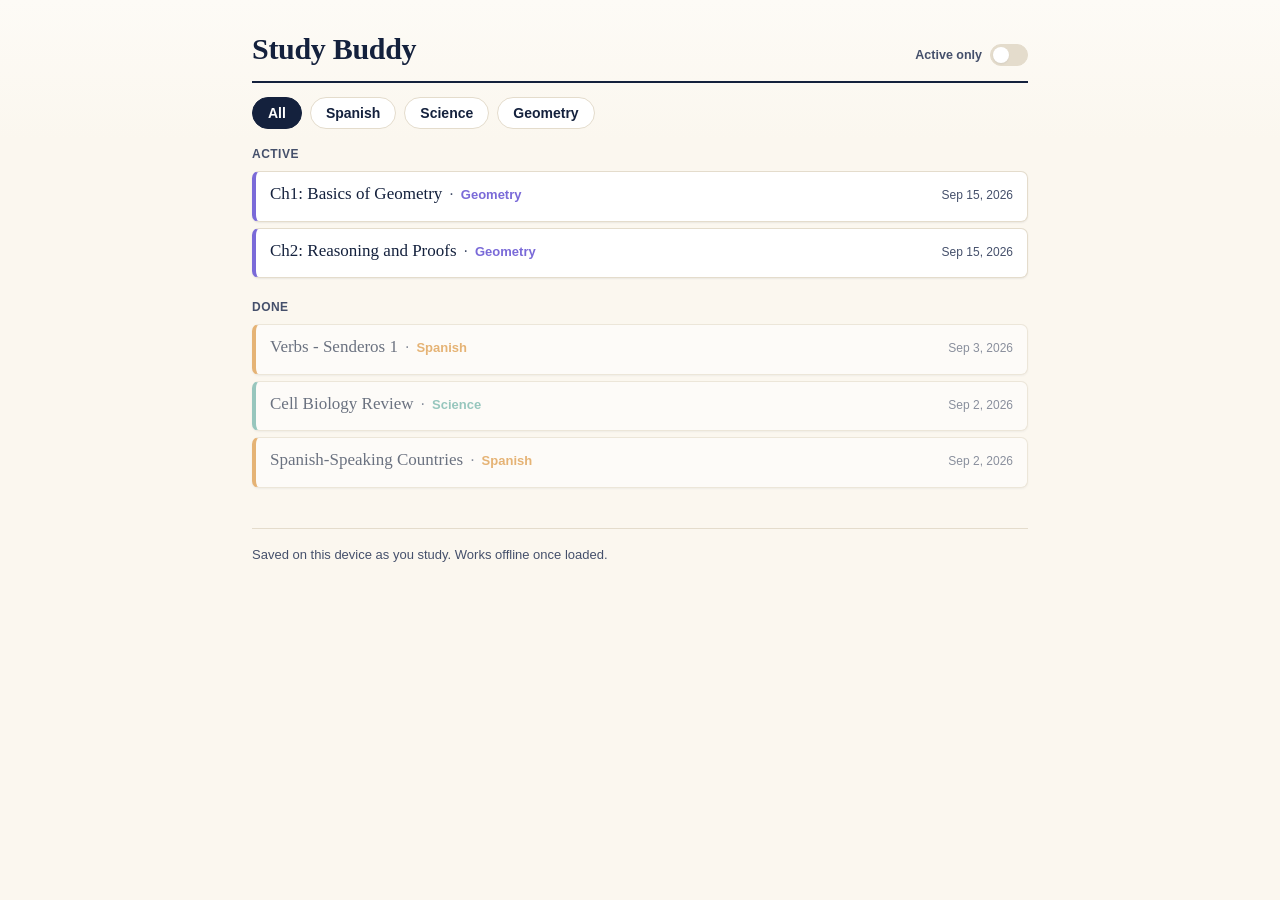
<file: index.html>
<!DOCTYPE html>
<html lang="en">
<head>
<meta charset="utf-8">
<meta name="viewport" content="width=device-width, initial-scale=1">
<title>Study Buddy</title>
<link rel="stylesheet" href="assets/site.css">
</head>
<body>
  <main class="wrap" id="app"></main>
  <script src="tools.js"></script>
  <script src="assets/render.js"></script>
  <script>renderHome();</script>
</body>
</html>
</file>
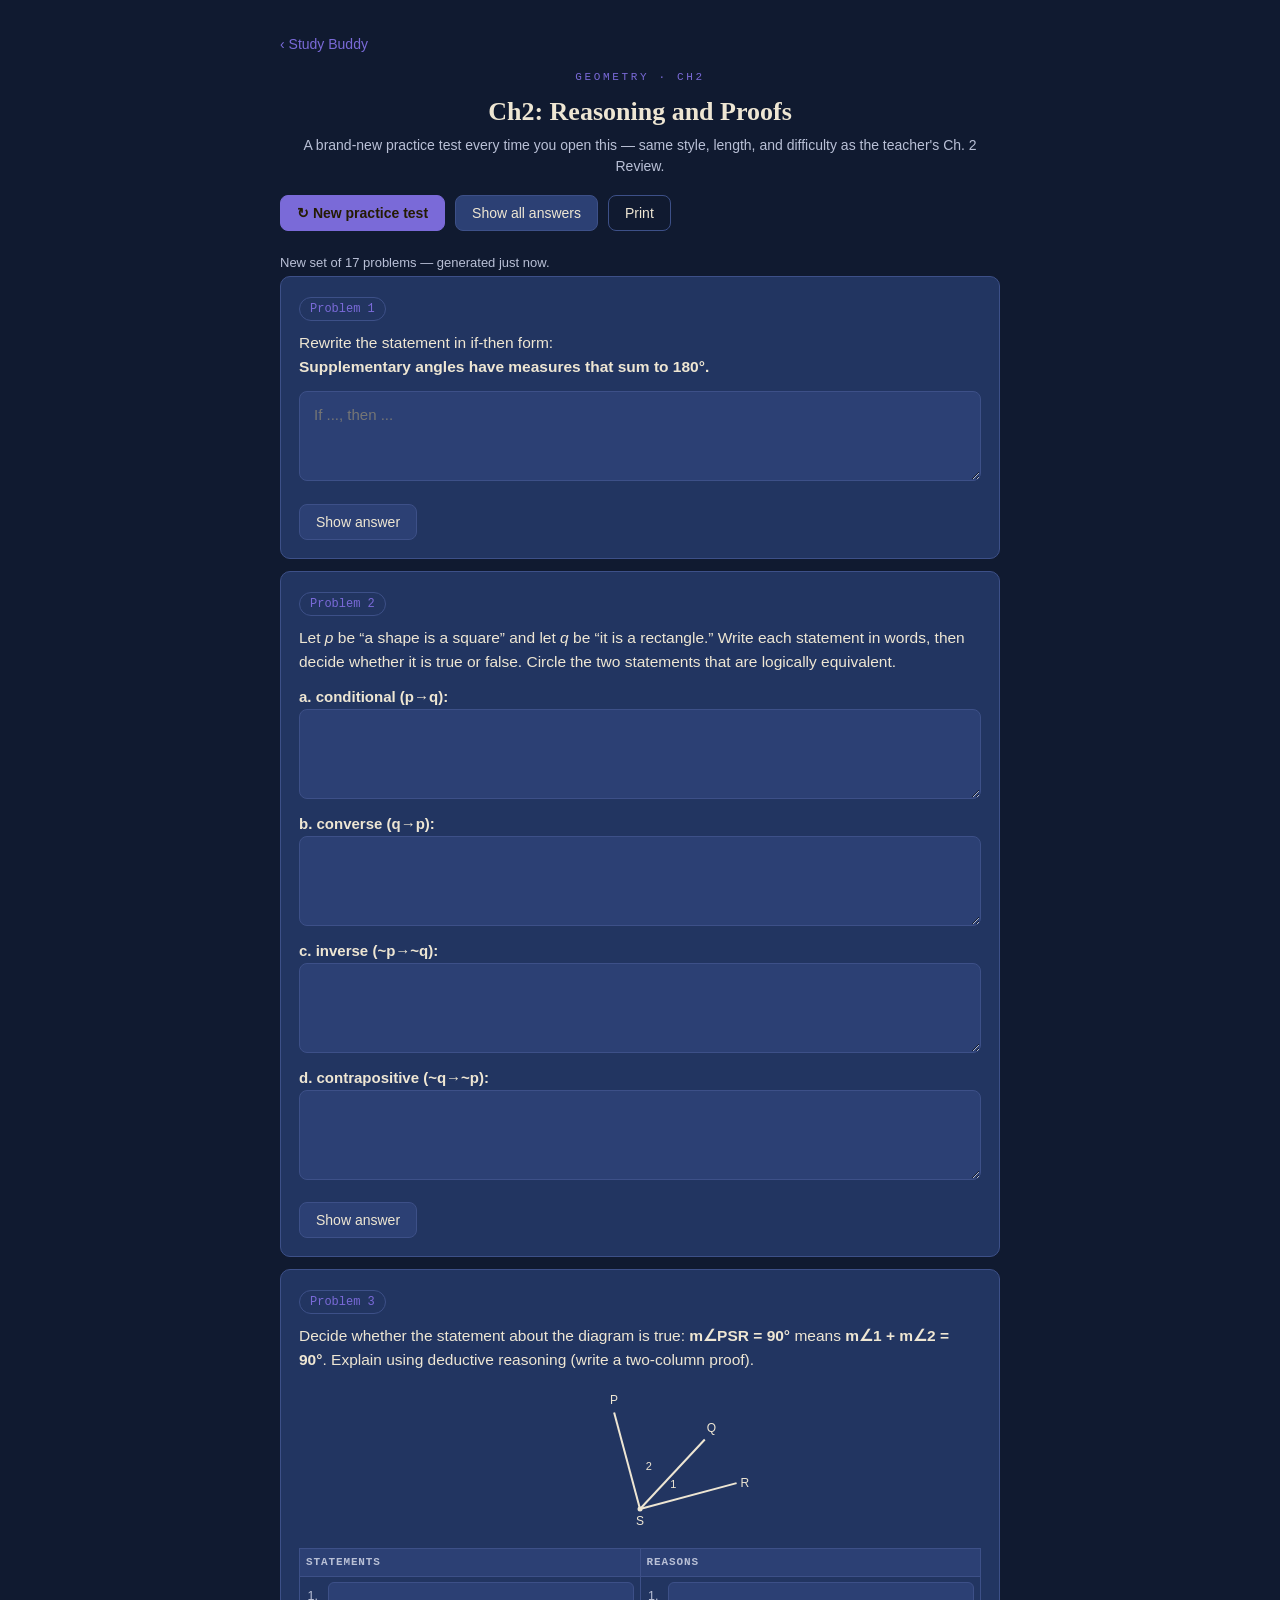
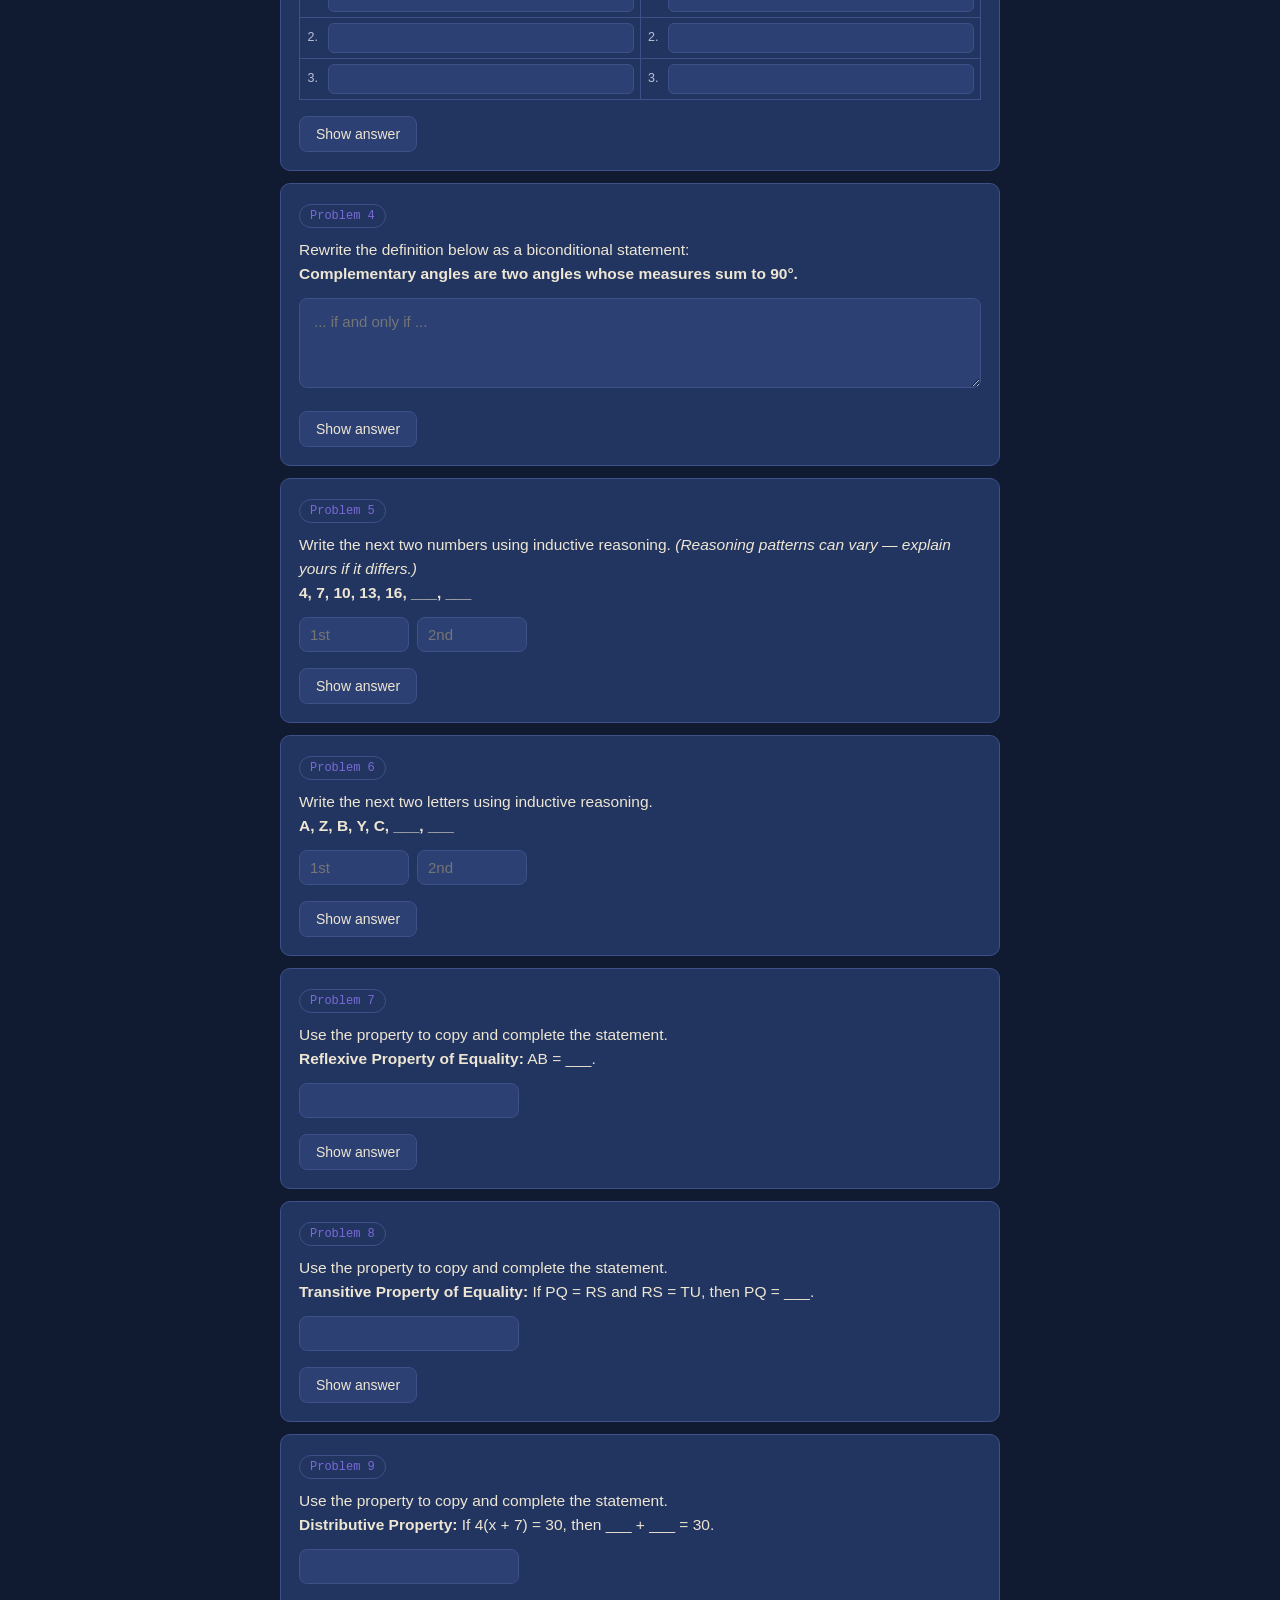
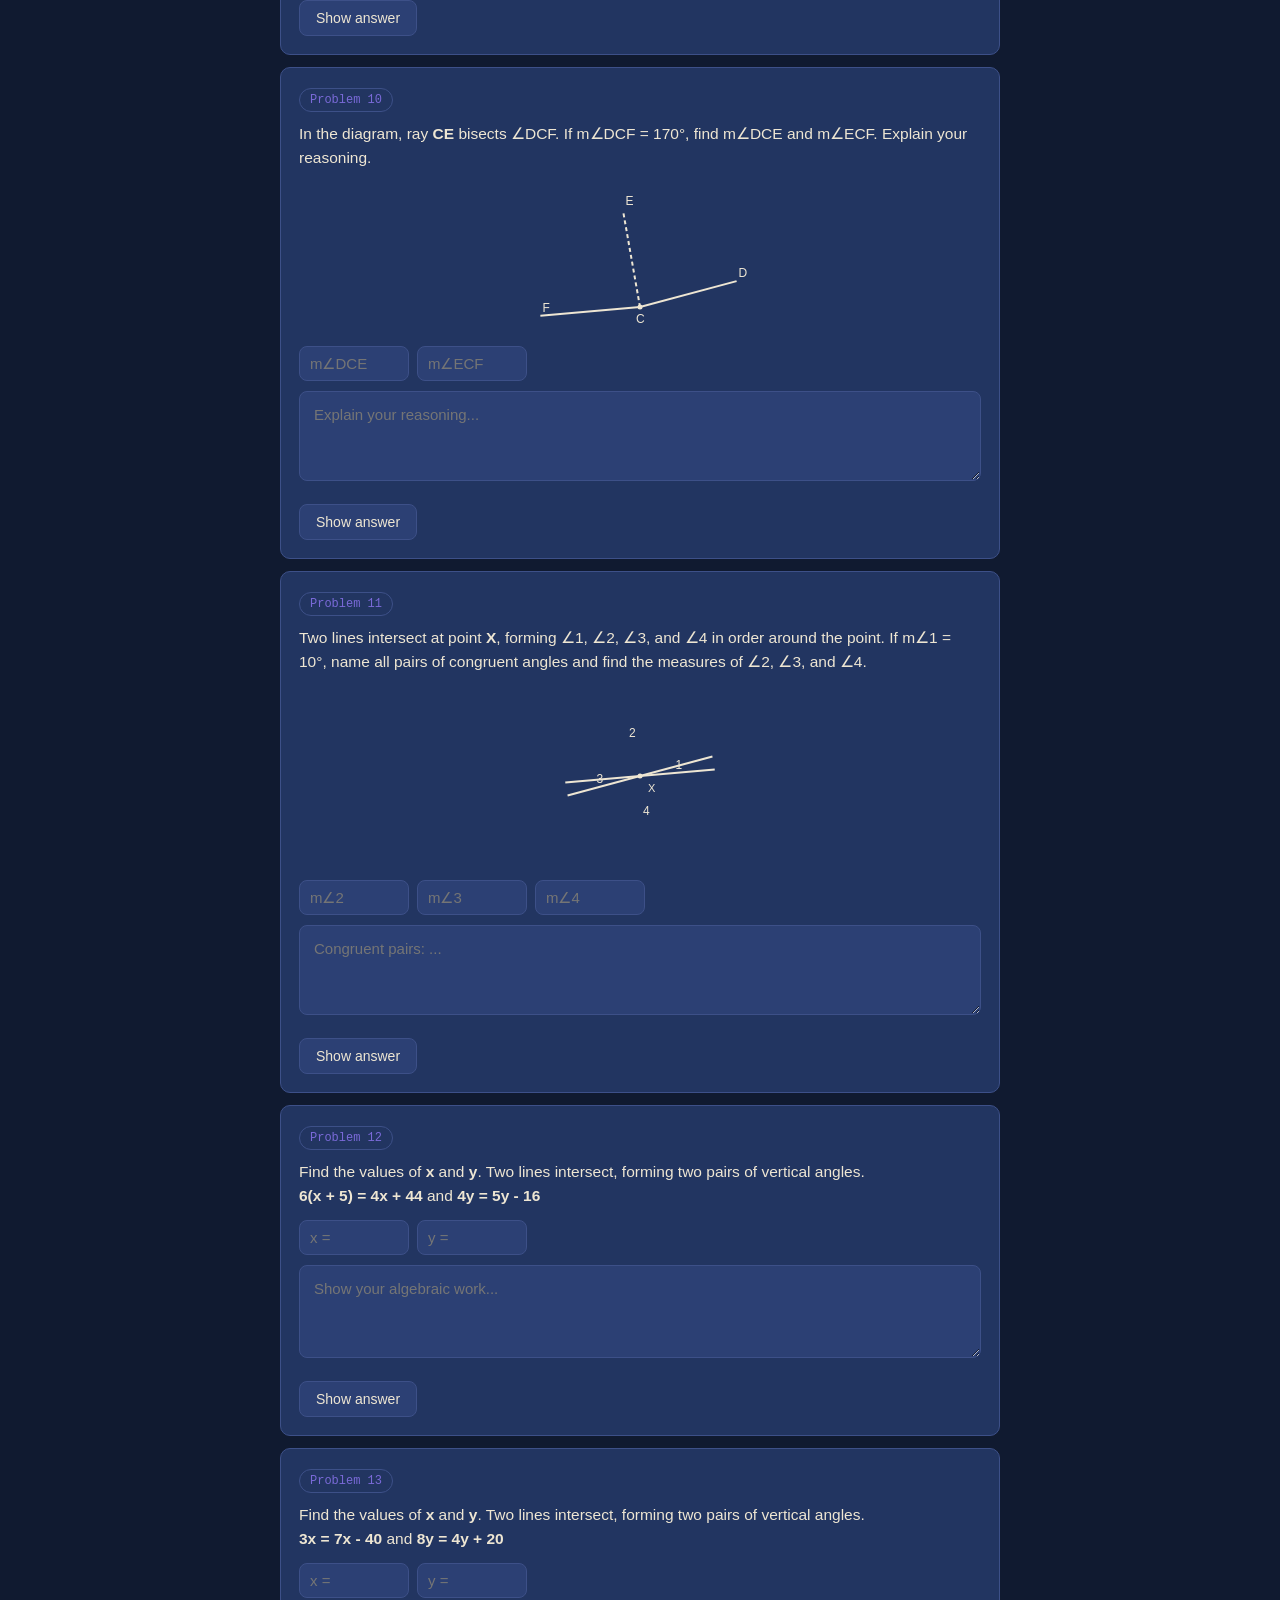
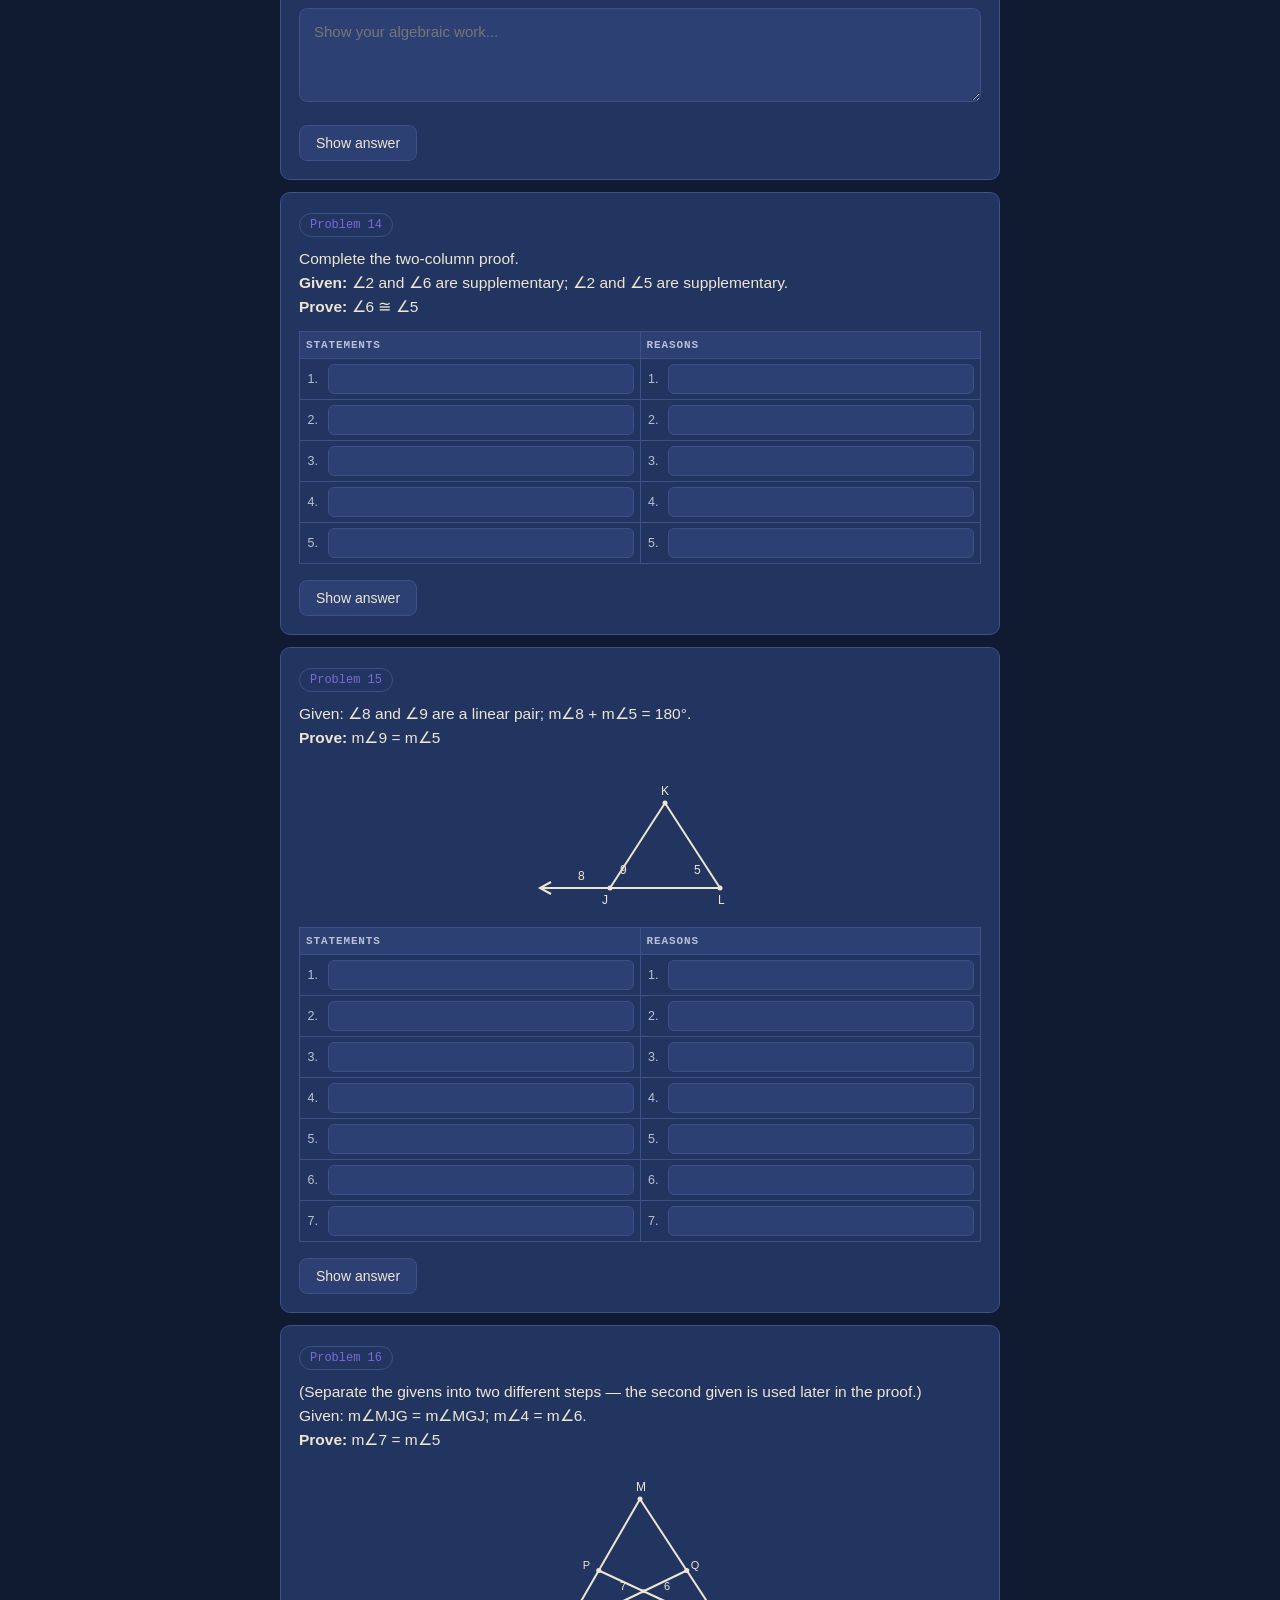
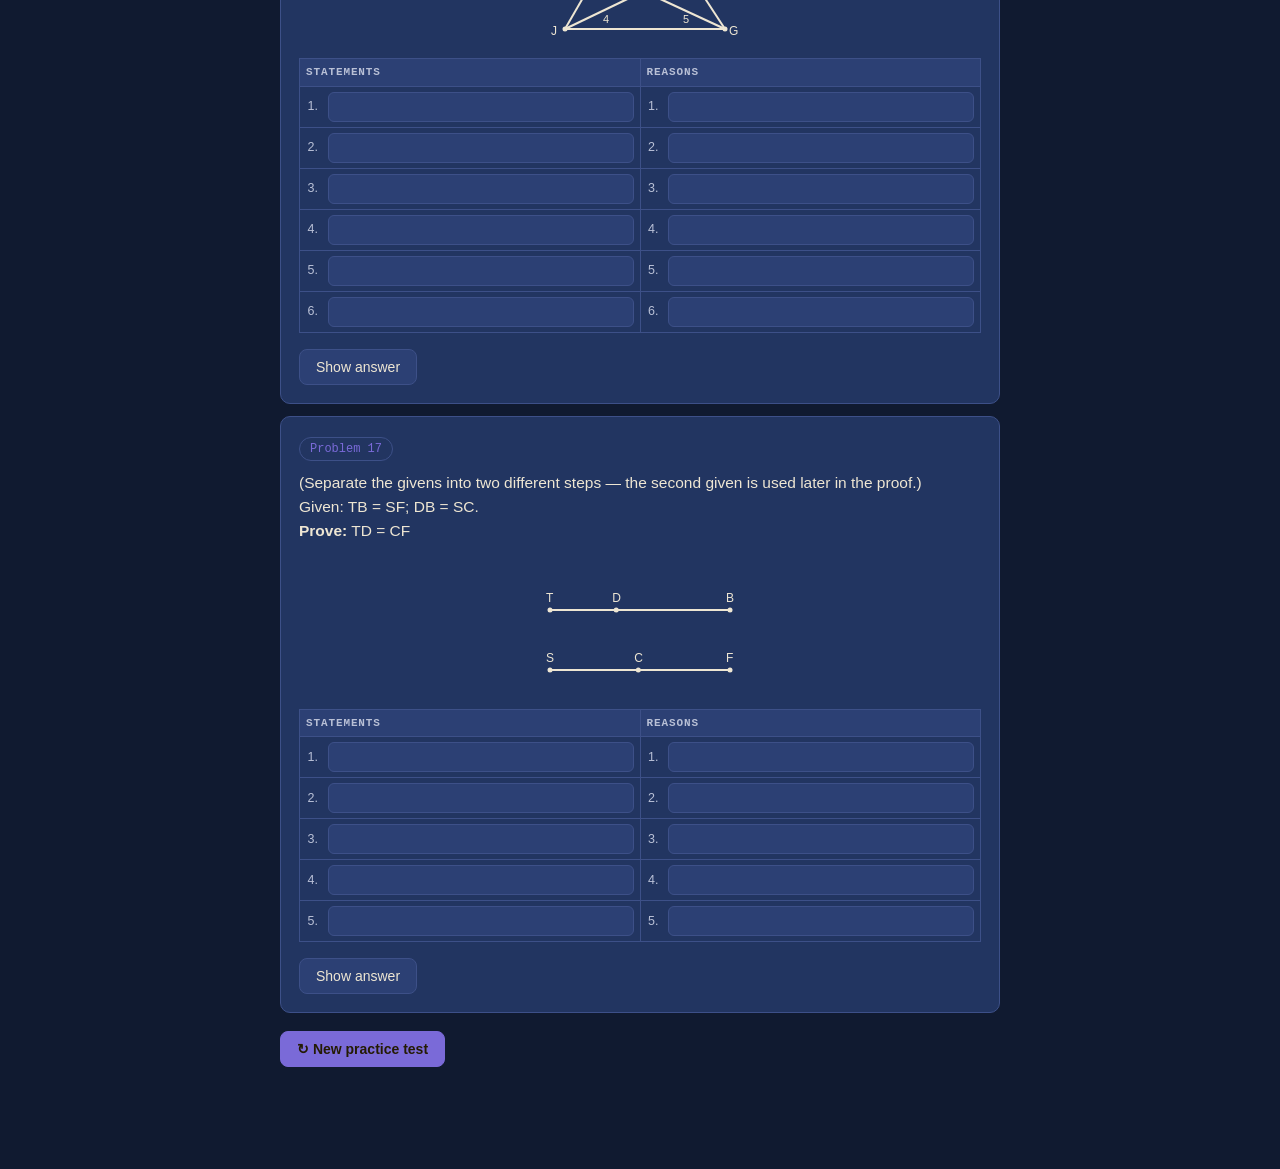
<file: ch2.html>
<!DOCTYPE html>
<html lang="en">
<head>
<meta charset="utf-8">
<meta name="viewport" content="width=device-width, initial-scale=1">
<title>Ch2: Reasoning and Proofs — Study Tool</title>
<link rel="stylesheet" href="../../assets/study.css">
<style>
  /* Extra styles for this worksheet-style tool (on top of the shared study.css) */
  body{ --accent:#7a6ad8; }
  .toolbar{ display:flex; gap:10px; flex-wrap:wrap; margin:18px 0 22px; }
  .problem{ counter-increment:none; }
  .problem-num{ display:inline-block; font-family:var(--font-mono); font-size:12px; color:var(--accent); border:1px solid var(--rule); border-radius:999px; padding:2px 10px; margin-bottom:10px; }
  .problem-prompt{ font-size:15.5px; line-height:1.55; margin:0 0 12px; }
  .problem-prompt b{ color:var(--ink); }
  .fill-row{ display:flex; flex-wrap:wrap; gap:8px; align-items:center; margin:4px 0 10px; font-size:15px; }
  .fill-input{ font-family:var(--font-body); font-size:15px; padding:8px 10px; border-radius:8px; border:1px solid var(--rule); background:var(--panel-2); color:var(--ink); width:110px; }
  .fill-input.wide{ width:220px; }
  .fill-input:focus{ outline:none; border-color:var(--accent); }
  .diagram-wrap{ display:flex; justify-content:center; margin:6px 0 14px; }
  .diagram-wrap svg{ max-width:100%; height:auto; }
  .reveal-btn{ margin-top:2px; }
  .model-answer{ display:none; }
  .model-answer.show{ display:block; }
  .model-answer ol{ margin:6px 0 0; padding-left:20px; }
  .model-answer li{ margin-bottom:4px; }
  .proof-table{ width:100%; border-collapse:collapse; font-size:14px; margin-top:6px; }
  .proof-table th, .proof-table td{ border:1px solid var(--rule); padding:6px 8px; text-align:left; vertical-align:top; }
  .proof-table th{ background:var(--panel-2); font-family:var(--font-mono); font-size:11px; letter-spacing:0.08em; text-transform:uppercase; color:var(--ink-dim); }
  .blank-proof-table{ width:100%; border-collapse:collapse; font-size:14px; margin:6px 0 4px; }
  .blank-proof-table th, .blank-proof-table td{ border:1px solid var(--rule); padding:5px 6px; vertical-align:middle; }
  .blank-proof-table th{ background:var(--panel-2); font-family:var(--font-mono); font-size:11px; letter-spacing:0.08em; text-transform:uppercase; color:var(--ink-dim); text-align:left; }
  .blank-proof-table td.rownum{ width:22px; text-align:center; color:var(--ink-dim); font-size:12.5px; border-right:none; padding-right:2px; }
  .blank-proof-table td.statement{ border-left:none; }
  .blank-proof-table input{ width:100%; font-family:var(--font-body); font-size:14px; padding:6px 8px; border-radius:6px; border:1px solid var(--rule); background:var(--panel-2); color:var(--ink); }
  .blank-proof-table input:focus{ outline:none; border-color:var(--accent); }
  .test-meta{ font-size:13px; color:var(--ink-dim); margin:0 0 4px; }
  @media print{
    .toolbar, .back-link, .reveal-btn{ display:none !important; }
    .model-answer{ display:block !important; }
    body{ background:#fff; color:#000; }
    .card{ border-color:#999; background:#fff; page-break-inside:avoid; }
  }
</style>
</head>
<body>
<main class="page">
  <a class="back-link" href="../../index.html">&lsaquo; Study Buddy</a>
  <div class="masthead">
    <p class="eyebrow">Geometry &middot; Ch2</p>
    <h1>Ch2: Reasoning and Proofs</h1>
    <p class="sub">A brand-new practice test every time you open this &mdash; same style, length, and difficulty as the teacher's Ch. 2 Review.</p>
  </div>

  <div class="toolbar">
    <button class="btn btn-primary" id="newTestBtn">&#8635; New practice test</button>
    <button class="btn" id="toggleAllBtn">Show all answers</button>
    <button class="btn btn-ghost" id="printBtn">Print</button>
  </div>
  <p class="test-meta" id="testMeta"></p>

  <div id="test"></div>

  <div class="toolbar">
    <button class="btn btn-primary" id="newTestBtn2">&#8635; New practice test</button>
  </div>
</main>

<script>
/* =============================================================================
   Ch2 Practice Test Generator — Reasoning and Proofs
   Every open (and every "New practice test" click) builds a fresh, randomized
   set of problems that mirror the shape of the teacher's Ch. 2 Review sheet:
   conditional statements, converse/inverse/contrapositive + truth values,
   two-column proofs, biconditionals, inductive reasoning, algebraic
   properties of equality, and angle relationships (bisectors, vertical
   angles, solving for x/y).

   This tool doesn't use the shared card-based StudyEngine (assets/study-engine.js)
   because the content here isn't flashcard-shaped — it's a generated worksheet
   with diagrams, proofs, and free-response items. Each problem instead gets a
   "Show answer" reveal (a model solution), same self-check spirit as the
   worksheet + answer key.
   ============================================================================= */

function randInt(min, max){ return Math.floor(Math.random() * (max - min + 1)) + min; }
function pick(arr){ return arr[randInt(0, arr.length - 1)]; }
function shuffle(arr){
  const a = arr.slice();
  for (let i = a.length - 1; i > 0; i--){
    const j = randInt(0, i);
    [a[i], a[j]] = [a[j], a[i]];
  }
  return a;
}
function esc(s){
  return String(s).replace(/&/g,'&amp;').replace(/</g,'&lt;').replace(/>/g,'&gt;');
}

/* ---------------------------------------------------------------------------
   1. Conditional statement rewrite (if-then form)
   --------------------------------------------------------------------------- */
const CONDITIONAL_FACTS = [
  { fact: "Congruent angles have equal angle measures.", ifThen: "If two angles are congruent, then they have equal angle measures." },
  { fact: "Congruent segments have equal lengths.", ifThen: "If two segments are congruent, then they have equal lengths." },
  { fact: "Perpendicular lines intersect to form right angles.", ifThen: "If two lines are perpendicular, then they intersect to form right angles." },
  { fact: "Vertical angles are congruent.", ifThen: "If two angles are vertical angles, then they are congruent." },
  { fact: "A right angle measures 90°.", ifThen: "If an angle is a right angle, then it measures 90°." },
  { fact: "An isosceles triangle has two congruent sides.", ifThen: "If a triangle is isosceles, then it has two congruent sides." },
  { fact: "Supplementary angles have measures that sum to 180°.", ifThen: "If two angles are supplementary, then their measures sum to 180°." },
  { fact: "A square has four congruent sides.", ifThen: "If a quadrilateral is a square, then it has four congruent sides." },
  { fact: "Complementary angles have measures that sum to 90°.", ifThen: "If two angles are complementary, then their measures sum to 90°." },
  { fact: "An equilateral triangle has three congruent angles.", ifThen: "If a triangle is equilateral, then it has three congruent angles." }
];

function genProblemConditionalRewrite(n){
  const item = pick(CONDITIONAL_FACTS);
  return {
    number: n,
    prompt: `Rewrite the statement in if-then form:<br><b>${esc(item.fact)}</b>`,
    inputsHtml: `<textarea class="write-area" rows="2" placeholder="If ..., then ..."></textarea>`,
    modelHtml: `<p>${esc(item.ifThen)}</p>`
  };
}

/* ---------------------------------------------------------------------------
   2. Conditional / converse / inverse / contrapositive + truth values +
      logical equivalence
   --------------------------------------------------------------------------- */
const PQ_PAIRS = [
  { p: "it is a poodle", notP: "it is not a poodle", q: "it is a dog", notQ: "it is not a dog" },
  { p: "a shape is a square", notP: "a shape is not a square", q: "it is a rectangle", notQ: "it is not a rectangle" },
  { p: "an animal is a cat", notP: "an animal is not a cat", q: "it is a mammal", notQ: "it is not a mammal" },
  { p: "a number is divisible by 4", notP: "a number is not divisible by 4", q: "it is divisible by 2", notQ: "it is not divisible by 2" },
  { p: "a triangle is equilateral", notP: "a triangle is not equilateral", q: "it is isosceles", notQ: "it is not isosceles" },
  { p: "a bird is a robin", notP: "a bird is not a robin", q: "it is a bird", notQ: "it is not a bird" },
  { p: "a shape is a cube", notP: "a shape is not a cube", q: "it is a rectangular prism", notQ: "it is not a rectangular prism" }
];

function genProblemConditionalFamily(n){
  const pr = pick(PQ_PAIRS);
  const cond = `If ${pr.p}, then ${pr.q}.`;
  const conv = `If ${pr.q}, then ${pr.p}.`;
  const inv  = `If ${pr.notP}, then ${pr.notQ}.`;
  const contra = `If ${pr.notQ}, then ${pr.notP}.`;
  return {
    number: n,
    prompt: `Let <i>p</i> be &ldquo;${esc(pr.p)}&rdquo; and let <i>q</i> be &ldquo;${esc(pr.q)}.&rdquo; Write each statement in words, then decide whether it is true or false. Circle the two statements that are logically equivalent.`,
    inputsHtml: `
      <div class="fill-row" style="display:block;">
        <div style="margin-bottom:8px;"><b>a. conditional (p&rarr;q):</b> <textarea class="write-area" rows="1"></textarea></div>
        <div style="margin-bottom:8px;"><b>b. converse (q&rarr;p):</b> <textarea class="write-area" rows="1"></textarea></div>
        <div style="margin-bottom:8px;"><b>c. inverse (~p&rarr;~q):</b> <textarea class="write-area" rows="1"></textarea></div>
        <div style="margin-bottom:8px;"><b>d. contrapositive (~q&rarr;~p):</b> <textarea class="write-area" rows="1"></textarea></div>
      </div>`,
    modelHtml: `
      <ol type="a">
        <li>${esc(cond)} <b>(True)</b></li>
        <li>${esc(conv)} <b>(False)</b></li>
        <li>${esc(inv)} <b>(False)</b></li>
        <li>${esc(contra)} <b>(True)</b></li>
      </ol>
      <p><b>a</b> and <b>d</b> (the conditional and the contrapositive) are logically equivalent &mdash; a conditional and its contrapositive always share the same truth value.</p>`
  };
}

/* ---------------------------------------------------------------------------
   Shared helper: a blank fill-in Statements/Reasons table. She starts from a
   clean sheet — the prompt only ever states Given/Prove, never a partial
   answer — and can check her completed proof against the model answer via
   the Show answer button (added by render(), same as every other problem).
   --------------------------------------------------------------------------- */
function blankProofTable(rows){
  let rowsHtml = '';
  for (let i = 1; i <= rows; i++){
    rowsHtml += `<tr>
      <td class="rownum">${i}.</td>
      <td class="statement"><input type="text" aria-label="Statement ${i}"></td>
      <td class="rownum">${i}.</td>
      <td class="statement"><input type="text" aria-label="Reason ${i}"></td>
    </tr>`;
  }
  return `<table class="blank-proof-table">
    <tr><th colspan="2">Statements</th><th colspan="2">Reasons</th></tr>
    ${rowsHtml}
  </table>`;
}

/* ---------------------------------------------------------------------------
   3. Two-column proof — angle addition + substitution
   --------------------------------------------------------------------------- */
function genProblemAngleAdditionProof(n){
  const total = pick([90, 120, 135, 150, 180]);
  return {
    number: n,
    prompt: `Decide whether the statement about the diagram is true: <b>m&ang;PSR = ${total}&deg;</b> means <b>m&ang;1 + m&ang;2 = ${total}&deg;</b>. Explain using deductive reasoning (write a two-column proof).`,
    inputsHtml: diagramTwoRayAngle(total) + blankProofTable(3),
    modelHtml: `
      <table class="proof-table">
        <tr><th>Statements</th><th>Reasons</th></tr>
        <tr><td>1. m&ang;PSR = ${total}&deg;</td><td>1. Given</td></tr>
        <tr><td>2. m&ang;1 + m&ang;2 = m&ang;PSR</td><td>2. Angle Addition Postulate</td></tr>
        <tr><td>3. m&ang;1 + m&ang;2 = ${total}&deg;</td><td>3. Substitution</td></tr>
      </table>`
  };
}

function diagramTwoRayAngle(total){
  // Standard math convention: angle measured counter-clockwise from the
  // positive x-axis; screen y is flipped since SVG y grows downward.
  // Vertex sits low-center; the baseline ray (R) points right-ish and the
  // fan sweeps counter-clockwise (upward) by `total` degrees, always
  // staying within the visible box regardless of how big `total` is.
  const ox = 130, oy = 125, r = 100;
  const baseDeg = 15; // R's screen angle
  const midDeg = randInt(30, total - 30);
  function pt(sweepDeg, radius){
    const rad = (baseDeg + sweepDeg) * Math.PI / 180;
    return [ox + radius * Math.cos(rad), oy - radius * Math.sin(rad)];
  }
  const [rx, ry] = pt(0, 100);
  const [qx, qy] = pt(midDeg, 95);
  const [px, py] = pt(total, 100);
  const [l1x, l1y] = pt(midDeg/2, 40);
  const [l2x, l2y] = pt(midDeg + (total-midDeg)/2, 40);
  return `<div class="diagram-wrap"><svg viewBox="0 0 260 150" width="260" height="150">
    <line x1="${ox}" y1="${oy}" x2="${rx}" y2="${ry}" stroke="currentColor" stroke-width="2"/>
    <line x1="${ox}" y1="${oy}" x2="${qx}" y2="${qy}" stroke="currentColor" stroke-width="2"/>
    <line x1="${ox}" y1="${oy}" x2="${px}" y2="${py}" stroke="currentColor" stroke-width="2"/>
    <circle cx="${ox}" cy="${oy}" r="2.5" fill="currentColor"/>
    <text x="${rx+4}" y="${ry+4}" font-size="12" fill="currentColor">R</text>
    <text x="${qx+2}" y="${qy-8}" font-size="12" fill="currentColor">Q</text>
    <text x="${px-4}" y="${py-8}" font-size="12" fill="currentColor">P</text>
    <text x="${ox-4}" y="${oy+16}" font-size="12" fill="currentColor">S</text>
    <text x="${l1x-4}" y="${l1y}" font-size="11" fill="currentColor">1</text>
    <text x="${l2x-4}" y="${l2y}" font-size="11" fill="currentColor">2</text>
  </svg></div>`;
}

/* ---------------------------------------------------------------------------
   4. Biconditional statement from a definition
   --------------------------------------------------------------------------- */
const DEFINITIONS = [
  { term: "an obtuse angle", def: "an angle with a measure greater than 90° and less than 180°", bicond: "An angle is obtuse if and only if its measure is greater than 90° and less than 180°." },
  { term: "an acute angle", def: "an angle with a measure greater than 0° and less than 90°", bicond: "An angle is acute if and only if its measure is greater than 0° and less than 90°." },
  { term: "a right angle", def: "an angle that measures exactly 90°", bicond: "An angle is a right angle if and only if it measures exactly 90°." },
  { term: "complementary angles", def: "two angles whose measures sum to 90°", bicond: "Two angles are complementary if and only if their measures sum to 90°." },
  { term: "supplementary angles", def: "two angles whose measures sum to 180°", bicond: "Two angles are supplementary if and only if their measures sum to 180°." },
  { term: "perpendicular lines", def: "two lines that intersect to form a right angle", bicond: "Two lines are perpendicular if and only if they intersect to form a right angle." },
  { term: "congruent segments", def: "two segments that have the same length", bicond: "Two segments are congruent if and only if they have the same length." }
];

function genProblemBiconditional(n){
  const item = pick(DEFINITIONS);
  return {
    number: n,
    prompt: `Rewrite the definition below as a biconditional statement:<br><b>${esc(item.term[0].toUpperCase() + item.term.slice(1))} ${item.term.startsWith('an') || item.term.startsWith('a ') ? 'is' : 'are'} ${esc(item.def)}.</b>`,
    inputsHtml: `<textarea class="write-area" rows="2" placeholder="... if and only if ..."></textarea>`,
    modelHtml: `<p>${esc(item.bicond)}</p>`
  };
}

/* ---------------------------------------------------------------------------
   5. Inductive reasoning — number pattern
   --------------------------------------------------------------------------- */
function genProblemNumberPattern(n){
  const style = pick(['double-plus', 'arith']);
  let shown, next, rule;
  if (style === 'double-plus'){
    const a0 = randInt(1, 4), mult = pick([2, 3]), add = pick([0, 1, 2]);
    const terms = [a0];
    for (let i = 0; i < 6; i++) terms.push(terms[terms.length - 1] * mult + add);
    shown = terms.slice(0, 5); next = terms.slice(5, 7);
    rule = `Each number is ${mult}&times; the previous number${add ? ' plus ' + add : ''}.`;
  } else {
    const a0 = randInt(1, 10), d = randInt(2, 9);
    const terms = [];
    for (let i = 0; i < 7; i++) terms.push(a0 + d * i);
    shown = terms.slice(0, 5); next = terms.slice(5, 7);
    rule = `Add ${d} each time.`;
  }
  return {
    number: n,
    prompt: `Write the next two numbers using inductive reasoning. <i>(Reasoning patterns can vary — explain yours if it differs.)</i><br><b>${shown.join(', ')}, ___, ___</b>`,
    inputsHtml: `<div class="fill-row"><input class="fill-input" placeholder="1st"><input class="fill-input" placeholder="2nd"></div>`,
    modelHtml: `<p><b>${next[0]}, ${next[1]}</b> &mdash; ${rule}</p>`
  };
}

/* ---------------------------------------------------------------------------
   6. Inductive reasoning — letter pattern
   --------------------------------------------------------------------------- */
function genProblemLetterPattern(n){
  const offset = randInt(0, 3);
  const seq = [];
  let f = offset, b = 25 - offset;
  for (let i = 0; i < 4; i++){
    seq.push(String.fromCharCode(65 + f));
    seq.push(String.fromCharCode(65 + b));
    f += 1; b -= 1;
  }
  const shown = seq.slice(0, 5), next = seq.slice(5, 7);
  return {
    number: n,
    prompt: `Write the next two letters using inductive reasoning.<br><b>${shown.join(', ')}, ___, ___</b>`,
    inputsHtml: `<div class="fill-row"><input class="fill-input" placeholder="1st"><input class="fill-input" placeholder="2nd"></div>`,
    modelHtml: `<p><b>${next[0]}, ${next[1]}</b> &mdash; alternating letters counting in from the start and end of the alphabet.</p>`
  };
}

/* ---------------------------------------------------------------------------
   7-9. Properties of equality — copy and complete
   --------------------------------------------------------------------------- */
function genProperty(kind){
  if (kind === 'addition'){
    const a = randInt(20, 80);
    return { name: 'Addition Property of Equality', prompt: `If m&ang;J = ${a}&deg;, then m&ang;J + m&ang;K = ___.`, answer: `${a} + m&ang;K` };
  }
  if (kind === 'reflexive'){
    const n = pick(['GH','PQ','ST','MN','AB','CD']);
    return { name: 'Reflexive Property of Equality', prompt: `${n} = ___.`, answer: n };
  }
  if (kind === 'distributive'){
    const a = randInt(2,9), b = randInt(2,12);
    return { name: 'Distributive Property', prompt: `If ${a}(x + ${b}) = 30, then ___ + ___ = 30.`, answer: `${a}x + ${a*b}` };
  }
  if (kind === 'symmetric'){
    const pairs = [['AB','CD'], ['PQ','RS'], ['XY','ZW']];
    const [l, r] = pick(pairs);
    return { name: 'Symmetric Property of Equality', prompt: `If ${l} = ${r}, then ${r} = ___.`, answer: l };
  }
  if (kind === 'transitive'){
    const trip = pick([['AB','CD','EF'], ['PQ','RS','TU'], ['GH','JK','LM']]);
    return { name: 'Transitive Property of Equality', prompt: `If ${trip[0]} = ${trip[1]} and ${trip[1]} = ${trip[2]}, then ${trip[0]} = ___.`, answer: trip[2] };
  }
  if (kind === 'substitution'){
    const a = randInt(2,9);
    return { name: 'Substitution Property of Equality', prompt: `If x = ${a} and y = 2x + 1, then y = ___.`, answer: `${2*a+1}` };
  }
}

function genProblemProperty(n, kind){
  const p = genProperty(kind);
  return {
    number: n,
    prompt: `Use the property to copy and complete the statement.<br><b>${p.name}:</b> ${p.prompt}`,
    inputsHtml: `<div class="fill-row"><input class="fill-input wide"></div>`,
    modelHtml: `<p><b>${p.answer}</b></p>`
  };
}

/* ---------------------------------------------------------------------------
   10. Angle bisector
   --------------------------------------------------------------------------- */
function genProblemBisector(n){
  const total = randInt(6, 18) * 10; // multiple of 10, keeps the half clean-ish
  const half = total / 2;
  return {
    number: n,
    prompt: `In the diagram, ray <b>CE</b> bisects &ang;DCF. If m&ang;DCF = ${total}&deg;, find m&ang;DCE and m&ang;ECF. Explain your reasoning.`,
    inputsHtml: diagramBisector(total) + `<div class="fill-row"><input class="fill-input" placeholder="m∠DCE"><input class="fill-input" placeholder="m∠ECF"></div><textarea class="write-area" rows="2" placeholder="Explain your reasoning..."></textarea>`,
    modelHtml: `<p>m&ang;DCE = m&ang;ECF = <b>${half}&deg;</b> &mdash; a bisector splits an angle into two congruent halves, so each half is ${total}&deg; &divide; 2 = ${half}&deg;.</p>`
  };
}

function diagramBisector(total){
  const ox = 130, oy = 125, r = 100;
  const baseDeg = 15; // D's screen angle; fan sweeps counter-clockwise by `total`
  function pt(sweepDeg, radius){
    const rad = (baseDeg + sweepDeg) * Math.PI / 180;
    return [ox + radius * Math.cos(rad), oy - radius * Math.sin(rad)];
  }
  const [dx, dy] = pt(0, 100);
  const [ex, ey] = pt(total/2, 95);
  const [fx, fy] = pt(total, 100);
  return `<div class="diagram-wrap"><svg viewBox="0 0 260 150" width="260" height="150">
    <line x1="${ox}" y1="${oy}" x2="${dx}" y2="${dy}" stroke="currentColor" stroke-width="2"/>
    <line x1="${ox}" y1="${oy}" x2="${ex}" y2="${ey}" stroke="currentColor" stroke-width="2" stroke-dasharray="4 3"/>
    <line x1="${ox}" y1="${oy}" x2="${fx}" y2="${fy}" stroke="currentColor" stroke-width="2"/>
    <circle cx="${ox}" cy="${oy}" r="2.5" fill="currentColor"/>
    <text x="${dx+2}" y="${dy-4}" font-size="12" fill="currentColor">D</text>
    <text x="${ex+2}" y="${ey-8}" font-size="12" fill="currentColor">E</text>
    <text x="${fx+2}" y="${fy-4}" font-size="12" fill="currentColor">F</text>
    <text x="${ox-4}" y="${oy+16}" font-size="12" fill="currentColor">C</text>
  </svg></div>`;
}

/* ---------------------------------------------------------------------------
   11. Intersecting lines — congruent angles + measures
   --------------------------------------------------------------------------- */
function genProblemVerticalAngles(n){
  const a1 = randInt(2, 17) * 5; // multiple of 5, under 180
  const a2 = 180 - a1;
  return {
    number: n,
    prompt: `Two lines intersect at point <b>X</b>, forming &ang;1, &ang;2, &ang;3, and &ang;4 in order around the point. If m&ang;1 = ${a1}&deg;, name all pairs of congruent angles and find the measures of &ang;2, &ang;3, and &ang;4.`,
    inputsHtml: diagramXIntersection(a1) + `<div class="fill-row"><input class="fill-input" placeholder="m∠2"><input class="fill-input" placeholder="m∠3"><input class="fill-input" placeholder="m∠4"></div><textarea class="write-area" rows="2" placeholder="Congruent pairs: ..."></textarea>`,
    modelHtml: `<p>&ang;1 &cong; &ang;3 and &ang;2 &cong; &ang;4 (vertical angles). m&ang;2 = m&ang;4 = <b>${a2}&deg;</b> (linear pair with &ang;1, so they sum to 180&deg;). m&ang;3 = <b>${a1}&deg;</b> (vertical angle with &ang;1).</p>`
  };
}

function diagramXIntersection(a1){
  const cx = 130, cy = 90, r = 75;
  const angles = [ (90 - a1/2), (90 - a1/2 - 180) ]; // one line's two directions
  // Build two lines: line A at angle (a1/2 above horizontal on both sides), line B perpendicular-ish crossing
  const halfDeg = a1 / 2;
  function pt(deg, radius){
    const rad = deg * Math.PI / 180;
    return [cx + radius * Math.cos(rad), cy - radius * Math.sin(rad)];
  }
  const [x1,y1] = pt(halfDeg, r);
  const [x2,y2] = pt(halfDeg + 180, r);
  const [x3,y3] = pt(halfDeg + a1, r);
  const [x4,y4] = pt(halfDeg + a1 + 180, r);
  // label positions (mid-angle, smaller radius)
  const lab1 = pt(halfDeg + a1/2, 40);
  const lab2 = pt(halfDeg + a1 + (180-a1)/2, 40);
  const lab3 = pt(halfDeg + 180 + a1/2, 40);
  const lab4 = pt(halfDeg + a1 + 180 + (180-a1)/2, 40);
  return `<div class="diagram-wrap"><svg viewBox="0 0 260 180" width="260" height="180">
    <line x1="${x1}" y1="${y1}" x2="${x2}" y2="${y2}" stroke="currentColor" stroke-width="2"/>
    <line x1="${x3}" y1="${y3}" x2="${x4}" y2="${y4}" stroke="currentColor" stroke-width="2"/>
    <circle cx="${cx}" cy="${cy}" r="2.5" fill="currentColor"/>
    <text x="${lab1[0]-4}" y="${lab1[1]}" font-size="12" fill="currentColor">1</text>
    <text x="${lab2[0]-4}" y="${lab2[1]}" font-size="12" fill="currentColor">2</text>
    <text x="${lab3[0]-4}" y="${lab3[1]}" font-size="12" fill="currentColor">3</text>
    <text x="${lab4[0]-4}" y="${lab4[1]}" font-size="12" fill="currentColor">4</text>
    <text x="${cx+8}" y="${cy+16}" font-size="11" fill="currentColor">X</text>
  </svg></div>`;
}

/* ---------------------------------------------------------------------------
   12-13. Solve for x and y (vertical-angle equations), reverse-engineered
   so the numbers always work out clean.
   --------------------------------------------------------------------------- */
function genLinearVsLinear(varName){
  const target = randInt(3, 20);
  let a = randInt(2, 9), c = randInt(2, 9);
  while (c === a) c = randInt(2, 9);
  let d = (a - c) * target;
  let tries = 0;
  while (d === 0 && tries < 10){ c = randInt(2, 9); if (c !== a) d = (a - c) * target; tries++; }
  const dStr = d > 0 ? ` + ${d}` : d < 0 ? ` - ${Math.abs(d)}` : '';
  return { left: `${a}${varName}`, right: `${c}${varName}${dStr}`, target,
           steps: [`${a}${varName} = ${c}${varName}${dStr}`, `${a-c}${varName} = ${d}`, `${varName} = ${target}`] };
}
function genDistributiveVsLinear(varName){
  const target = randInt(2, 15);
  const k = randInt(2, 6), p = randInt(1, 9);
  let m = randInt(2, 9);
  while (m === k) m = randInt(2, 9);
  const n = k * (target + p) - m * target;
  const nStr = n > 0 ? ` + ${n}` : n < 0 ? ` - ${Math.abs(n)}` : '';
  return { left: `${k}(${varName} + ${p})`, right: `${m}${varName}${nStr}`, target,
           steps: [`${k}${varName} + ${k*p} = ${m}${varName}${nStr}`, `${k-m}${varName} = ${n - k*p}`, `${varName} = ${target}`] };
}

function genProblemSolveXY(n, style){
  const xEq = style === 'distributive' ? genDistributiveVsLinear('x') : genLinearVsLinear('x');
  const yEq = genLinearVsLinear('y');
  return {
    number: n,
    prompt: `Find the values of <b>x</b> and <b>y</b>. Two lines intersect, forming two pairs of vertical angles.<br><b>${xEq.left} = ${xEq.right}</b> and <b>${yEq.left} = ${yEq.right}</b>`,
    inputsHtml: `<div class="fill-row"><input class="fill-input" placeholder="x ="><input class="fill-input" placeholder="y ="></div><textarea class="write-area" rows="3" placeholder="Show your algebraic work..."></textarea>`,
    modelHtml: `
      <p><b>x = ${xEq.target}</b><br>${xEq.steps.join('<br>')}</p>
      <p style="margin-top:8px;"><b>y = ${yEq.target}</b><br>${yEq.steps.join('<br>')}</p>`
  };
}

/* ---------------------------------------------------------------------------
   14. Two-column proof — a named theorem (Congruent Supplements / Complements
   / Vertical Angles), with randomized angle labels each time.
   --------------------------------------------------------------------------- */
function genProblemNamedTheoremProof(n){
  const labels = shuffle([1,2,3,4,5,6]).slice(0,3);
  const [a, b, c] = labels;
  const kind = pick(['supplements', 'complements']);
  const word = kind === 'supplements' ? 'supplementary' : 'complementary';
  const sum = kind === 'supplements' ? 180 : 90;
  return {
    number: n,
    prompt: `Complete the two-column proof.<br><b>Given:</b> &ang;${a} and &ang;${b} are ${word}; &ang;${a} and &ang;${c} are ${word}.<br><b>Prove:</b> &ang;${b} &cong; &ang;${c}`,
    inputsHtml: blankProofTable(5),
    modelHtml: `
      <table class="proof-table">
        <tr><th>Statements</th><th>Reasons</th></tr>
        <tr><td>1. &ang;${a} and &ang;${b} are ${word}. &ang;${a} and &ang;${c} are ${word}.</td><td>1. Given</td></tr>
        <tr><td>2. m&ang;${a} + m&ang;${b} = ${sum}&deg;, m&ang;${a} + m&ang;${c} = ${sum}&deg;</td><td>2. Definition of ${word} angles</td></tr>
        <tr><td>3. m&ang;${a} + m&ang;${b} = m&ang;${a} + m&ang;${c}</td><td>3. Transitive Property of Equality</td></tr>
        <tr><td>4. m&ang;${b} = m&ang;${c}</td><td>4. Subtraction Property of Equality</td></tr>
        <tr><td>5. &ang;${b} &cong; &ang;${c}</td><td>5. Definition of congruent angles</td></tr>
      </table>`
  };
}

/* ---------------------------------------------------------------------------
   15. Two-column proof — linear pair / exterior angle, with substitution
   and reflexive + subtraction properties (this is the multi-property proof
   pattern students tend to find hardest).
   --------------------------------------------------------------------------- */
function genProblemLinearPairProof(n){
  const [nExt, nInt, nL] = shuffle([1,2,3,4,5,6,7,8,9]).slice(0,3);
  return {
    number: n,
    prompt: `Given: &ang;${nExt} and &ang;${nInt} are a linear pair; m&ang;${nExt} + m&ang;${nL} = 180&deg;.<br><b>Prove:</b> m&ang;${nInt} = m&ang;${nL}`,
    inputsHtml: diagramLinearPairTriangle(nExt, nInt, nL) + blankProofTable(7),
    modelHtml: `
      <table class="proof-table">
        <tr><th>Statements</th><th>Reasons</th></tr>
        <tr><td>1. &ang;${nExt} and &ang;${nInt} are a linear pair</td><td>1. Given</td></tr>
        <tr><td>2. &ang;${nExt} and &ang;${nInt} are supplementary angles</td><td>2. Definition of linear pairs</td></tr>
        <tr><td>3. m&ang;${nExt} + m&ang;${nInt} = 180&deg;</td><td>3. Definition of supplementary angles</td></tr>
        <tr><td>4. m&ang;${nExt} + m&ang;${nL} = 180&deg;</td><td>4. Given</td></tr>
        <tr><td>5. m&ang;${nExt} + m&ang;${nInt} = m&ang;${nExt} + m&ang;${nL}</td><td>5. Substitution</td></tr>
        <tr><td>6. m&ang;${nExt} = m&ang;${nExt}</td><td>6. Reflexive Property of Equality</td></tr>
        <tr><td>7. m&ang;${nInt} = m&ang;${nL}</td><td>7. Subtraction Property of Equality</td></tr>
      </table>`
  };
}

function diagramLinearPairTriangle(nExt, nInt, nL){
  const J = [100, 125], L = [210, 125], K = [155, 40], Jext = [30, 125];
  return `<div class="diagram-wrap"><svg viewBox="0 0 260 150" width="260" height="150">
    <line x1="${Jext[0]}" y1="${Jext[1]}" x2="${L[0]}" y2="${L[1]}" stroke="currentColor" stroke-width="2"/>
    <line x1="${J[0]}" y1="${J[1]}" x2="${K[0]}" y2="${K[1]}" stroke="currentColor" stroke-width="2"/>
    <line x1="${L[0]}" y1="${L[1]}" x2="${K[0]}" y2="${K[1]}" stroke="currentColor" stroke-width="2"/>
    <polyline points="${Jext[0]+11},${Jext[1]-6} ${Jext[0]},${Jext[1]} ${Jext[0]+11},${Jext[1]+6}" fill="none" stroke="currentColor" stroke-width="2"/>
    <circle cx="${J[0]}" cy="${J[1]}" r="2.5" fill="currentColor"/>
    <circle cx="${L[0]}" cy="${L[1]}" r="2.5" fill="currentColor"/>
    <circle cx="${K[0]}" cy="${K[1]}" r="2.5" fill="currentColor"/>
    <text x="${K[0]-4}" y="${K[1]-8}" font-size="12" fill="currentColor">K</text>
    <text x="${J[0]-8}" y="${J[1]+16}" font-size="12" fill="currentColor">J</text>
    <text x="${L[0]-2}" y="${L[1]+16}" font-size="12" fill="currentColor">L</text>
    <text x="${J[0]-32}" y="${J[1]-8}" font-size="12" fill="currentColor">${nExt}</text>
    <text x="${J[0]+10}" y="${J[1]-14}" font-size="12" fill="currentColor">${nInt}</text>
    <text x="${L[0]-26}" y="${L[1]-14}" font-size="12" fill="currentColor">${nL}</text>
  </svg></div>`;
}

/* ---------------------------------------------------------------------------
   16. Two-column proof — triangle with two cevians, separated givens +
   Angle Addition Postulate + substitution + subtraction.
   --------------------------------------------------------------------------- */
function genProblemTriangleCevianProof(n){
  const [n1, n2, n3, n4] = shuffle([1,2,3,4,5,6,7,8]).slice(0,4);
  const [vS, vR, vT] = shuffle(['S','X','M','J','K','A','D','G']).slice(0,3);
  return {
    number: n,
    prompt: `(Separate the givens into two different steps — the second given is used later in the proof.)<br>Given: m&ang;${vS}${vR}${vT} = m&ang;${vS}${vT}${vR}; m&ang;${n3} = m&ang;${n4}.<br><b>Prove:</b> m&ang;${n1} = m&ang;${n2}`,
    inputsHtml: diagramTriangleCevians(vS, vR, vT, n1, n2, n3, n4) + blankProofTable(6),
    modelHtml: `
      <table class="proof-table">
        <tr><th>Statements</th><th>Reasons</th></tr>
        <tr><td>1. m&ang;${vS}${vR}${vT} = m&ang;${vS}${vT}${vR}</td><td>1. Given</td></tr>
        <tr><td>2. m&ang;${n3} + m&ang;${n1} = m&ang;${vS}${vR}${vT}</td><td>2. Angle Addition Postulate</td></tr>
        <tr><td>3. m&ang;${n4} + m&ang;${n2} = m&ang;${vS}${vT}${vR}</td><td>3. Angle Addition Postulate</td></tr>
        <tr><td>4. m&ang;${n3} + m&ang;${n1} = m&ang;${n4} + m&ang;${n2}</td><td>4. Substitution</td></tr>
        <tr><td>5. m&ang;${n4} = m&ang;${n3}</td><td>5. Given</td></tr>
        <tr><td>6. m&ang;${n1} = m&ang;${n2}</td><td>6. Subtraction Property of Equality</td></tr>
      </table>`
  };
}

function diagramTriangleCevians(vS, vR, vT, n1, n2, n3, n4){
  const S = [130, 35], R = [55, 165], T = [215, 165];
  function lerp(A,B,t){ return [A[0]+(B[0]-A[0])*t, A[1]+(B[1]-A[1])*t]; }
  const P = lerp(S, R, 0.55), Q = lerp(S, T, 0.55);
  function intersect(p1,p2,p3,p4){
    const [x1,y1]=p1,[x2,y2]=p2,[x3,y3]=p3,[x4,y4]=p4;
    const d = (x1-x2)*(y3-y4)-(y1-y2)*(x3-x4);
    const t = ((x1-x3)*(y3-y4)-(y1-y3)*(x3-x4))/d;
    return [x1+t*(x2-x1), y1+t*(y2-y1)];
  }
  const Z = intersect(R, Q, T, P);
  const n1pos = [ (R[0]+Q[0])/2 - 6, (R[1]+Q[1])/2 - 10 ];
  const n3pos = [ R[0] + 38, R[1] - 6 ];
  const n4pos = [ (T[0]+P[0])/2 + 2, (T[1]+P[1])/2 - 10 ];
  const n2pos = [ T[0] - 42, T[1] - 6 ];
  return `<div class="diagram-wrap"><svg viewBox="0 0 260 180" width="260" height="180">
    <line x1="${S[0]}" y1="${S[1]}" x2="${R[0]}" y2="${R[1]}" stroke="currentColor" stroke-width="2"/>
    <line x1="${S[0]}" y1="${S[1]}" x2="${T[0]}" y2="${T[1]}" stroke="currentColor" stroke-width="2"/>
    <line x1="${R[0]}" y1="${R[1]}" x2="${T[0]}" y2="${T[1]}" stroke="currentColor" stroke-width="2"/>
    <line x1="${R[0]}" y1="${R[1]}" x2="${Q[0]}" y2="${Q[1]}" stroke="currentColor" stroke-width="2"/>
    <line x1="${T[0]}" y1="${T[1]}" x2="${P[0]}" y2="${P[1]}" stroke="currentColor" stroke-width="2"/>
    <circle cx="${S[0]}" cy="${S[1]}" r="2.5" fill="currentColor"/>
    <circle cx="${R[0]}" cy="${R[1]}" r="2.5" fill="currentColor"/>
    <circle cx="${T[0]}" cy="${T[1]}" r="2.5" fill="currentColor"/>
    <circle cx="${P[0]}" cy="${P[1]}" r="2.5" fill="currentColor"/>
    <circle cx="${Q[0]}" cy="${Q[1]}" r="2.5" fill="currentColor"/>
    <circle cx="${Z[0]}" cy="${Z[1]}" r="2" fill="currentColor"/>
    <text x="${S[0]-4}" y="${S[1]-8}" font-size="12" fill="currentColor">${vS}</text>
    <text x="${R[0]-14}" y="${R[1]+6}" font-size="12" fill="currentColor">${vR}</text>
    <text x="${T[0]+4}" y="${T[1]+6}" font-size="12" fill="currentColor">${vT}</text>
    <text x="${P[0]-16}" y="${P[1]-2}" font-size="11" fill="currentColor">P</text>
    <text x="${Q[0]+4}" y="${Q[1]-2}" font-size="11" fill="currentColor">Q</text>
    <text x="${n1pos[0]}" y="${n1pos[1]}" font-size="11" fill="currentColor">${n1}</text>
    <text x="${n3pos[0]}" y="${n3pos[1]}" font-size="11" fill="currentColor">${n3}</text>
    <text x="${n4pos[0]}" y="${n4pos[1]}" font-size="11" fill="currentColor">${n4}</text>
    <text x="${n2pos[0]}" y="${n2pos[1]}" font-size="11" fill="currentColor">${n2}</text>
  </svg></div>`;
}

/* ---------------------------------------------------------------------------
   17. Two-column proof — segment addition, separated givens.
   --------------------------------------------------------------------------- */
function genProblemSegmentAdditionProof(n){
  const [p1, p2, p3, p4, p5, p6] = shuffle(['S','I','T','R','U','N','A','B','C','D','E','F']).slice(0,6);
  return {
    number: n,
    prompt: `(Separate the givens into two different steps — the second given is used later in the proof.)<br>Given: ${p1}${p3} = ${p4}${p6}; ${p2}${p3} = ${p4}${p5}.<br><b>Prove:</b> ${p1}${p2} = ${p5}${p6}`,
    inputsHtml: diagramSegmentAddition(p1, p2, p3, p4, p5, p6) + blankProofTable(5),
    modelHtml: `
      <table class="proof-table">
        <tr><th>Statements</th><th>Reasons</th></tr>
        <tr><td>1. ${p1}${p3} = ${p4}${p6}</td><td>1. Given</td></tr>
        <tr><td>2. ${p1}${p2} + ${p2}${p3} = ${p1}${p3}; ${p4}${p5} + ${p5}${p6} = ${p4}${p6}</td><td>2. Segment Addition Postulate</td></tr>
        <tr><td>3. ${p1}${p2} + ${p2}${p3} = ${p4}${p5} + ${p5}${p6}</td><td>3. Substitution</td></tr>
        <tr><td>4. ${p2}${p3} = ${p4}${p5}</td><td>4. Given</td></tr>
        <tr><td>5. ${p1}${p2} = ${p5}${p6}</td><td>5. Subtraction Property of Equality</td></tr>
      </table>`
  };
}

function diagramSegmentAddition(p1, p2, p3, p4, p5, p6){
  const y1 = 55, y2 = 115, xL = 40, xR = 220;
  const f1 = 0.35 + Math.random() * 0.3;
  const f2 = 0.35 + Math.random() * 0.3;
  const x2 = xL + (xR - xL) * f1;
  const x5 = xL + (xR - xL) * f2;
  return `<div class="diagram-wrap"><svg viewBox="0 0 260 140" width="260" height="140">
    <line x1="${xL}" y1="${y1}" x2="${xR}" y2="${y1}" stroke="currentColor" stroke-width="2"/>
    <circle cx="${xL}" cy="${y1}" r="2.5" fill="currentColor"/>
    <circle cx="${x2}" cy="${y1}" r="2.5" fill="currentColor"/>
    <circle cx="${xR}" cy="${y1}" r="2.5" fill="currentColor"/>
    <text x="${xL-4}" y="${y1-8}" font-size="12" fill="currentColor">${p1}</text>
    <text x="${x2-4}" y="${y1-8}" font-size="12" fill="currentColor">${p2}</text>
    <text x="${xR-4}" y="${y1-8}" font-size="12" fill="currentColor">${p3}</text>
    <line x1="${xL}" y1="${y2}" x2="${xR}" y2="${y2}" stroke="currentColor" stroke-width="2"/>
    <circle cx="${xL}" cy="${y2}" r="2.5" fill="currentColor"/>
    <circle cx="${x5}" cy="${y2}" r="2.5" fill="currentColor"/>
    <circle cx="${xR}" cy="${y2}" r="2.5" fill="currentColor"/>
    <text x="${xL-4}" y="${y2-8}" font-size="12" fill="currentColor">${p4}</text>
    <text x="${x5-4}" y="${y2-8}" font-size="12" fill="currentColor">${p5}</text>
    <text x="${xR-4}" y="${y2-8}" font-size="12" fill="currentColor">${p6}</text>
  </svg></div>`;
}

/* ---------------------------------------------------------------------------
   Assemble a full test
   --------------------------------------------------------------------------- */
function generateTest(){
  const propertyKinds = shuffle(['addition','reflexive','distributive','symmetric','transitive','substitution']).slice(0,3);
  const xyStyles = shuffle(['linear','distributive']);
  let n = 0;
  return [
    genProblemConditionalRewrite(++n),
    genProblemConditionalFamily(++n),
    genProblemAngleAdditionProof(++n),
    genProblemBiconditional(++n),
    genProblemNumberPattern(++n),
    genProblemLetterPattern(++n),
    genProblemProperty(++n, propertyKinds[0]),
    genProblemProperty(++n, propertyKinds[1]),
    genProblemProperty(++n, propertyKinds[2]),
    genProblemBisector(++n),
    genProblemVerticalAngles(++n),
    genProblemSolveXY(++n, xyStyles[0]),
    genProblemSolveXY(++n, xyStyles[1]),
    genProblemNamedTheoremProof(++n),
    genProblemLinearPairProof(++n),
    genProblemTriangleCevianProof(++n),
    genProblemSegmentAdditionProof(++n)
  ];
}

function render(problems){
  const container = document.getElementById('test');
  container.innerHTML = problems.map(p => `
    <div class="card problem">
      <span class="problem-num">Problem ${p.number}</span>
      <p class="problem-prompt">${p.prompt}</p>
      ${p.inputsHtml}
      <div class="action-row">
        <button class="btn reveal-btn" data-idx="${p.number}">Show answer</button>
      </div>
      <div class="model-answer" id="model-${p.number}">
        <p class="ma-tag">Model answer</p>
        ${p.modelHtml}
      </div>
    </div>
  `).join('');

  container.querySelectorAll('.reveal-btn').forEach(btn => {
    btn.addEventListener('click', () => {
      const idx = btn.getAttribute('data-idx');
      const box = document.getElementById('model-' + idx);
      const showing = box.classList.toggle('show');
      btn.textContent = showing ? 'Hide answer' : 'Show answer';
    });
  });

  document.getElementById('testMeta').textContent =
    'New set of ' + problems.length + ' problems — generated just now.';
}

let allShown = false;
function toggleAll(){
  allShown = !allShown;
  document.querySelectorAll('.model-answer').forEach(el => el.classList.toggle('show', allShown));
  document.querySelectorAll('.reveal-btn').forEach(b => b.textContent = allShown ? 'Hide answer' : 'Show answer');
  document.getElementById('toggleAllBtn').textContent = allShown ? 'Hide all answers' : 'Show all answers';
}

function newTest(){
  allShown = false;
  document.getElementById('toggleAllBtn').textContent = 'Show all answers';
  render(generateTest());
  window.scrollTo({ top: 0, behavior: 'smooth' });
}

document.getElementById('newTestBtn').addEventListener('click', newTest);
document.getElementById('newTestBtn2').addEventListener('click', newTest);
document.getElementById('toggleAllBtn').addEventListener('click', toggleAll);
document.getElementById('printBtn').addEventListener('click', () => window.print());

// Build a fresh practice test the moment the tool is opened.
render(generateTest());
</script>
</body>
</html>
</file>
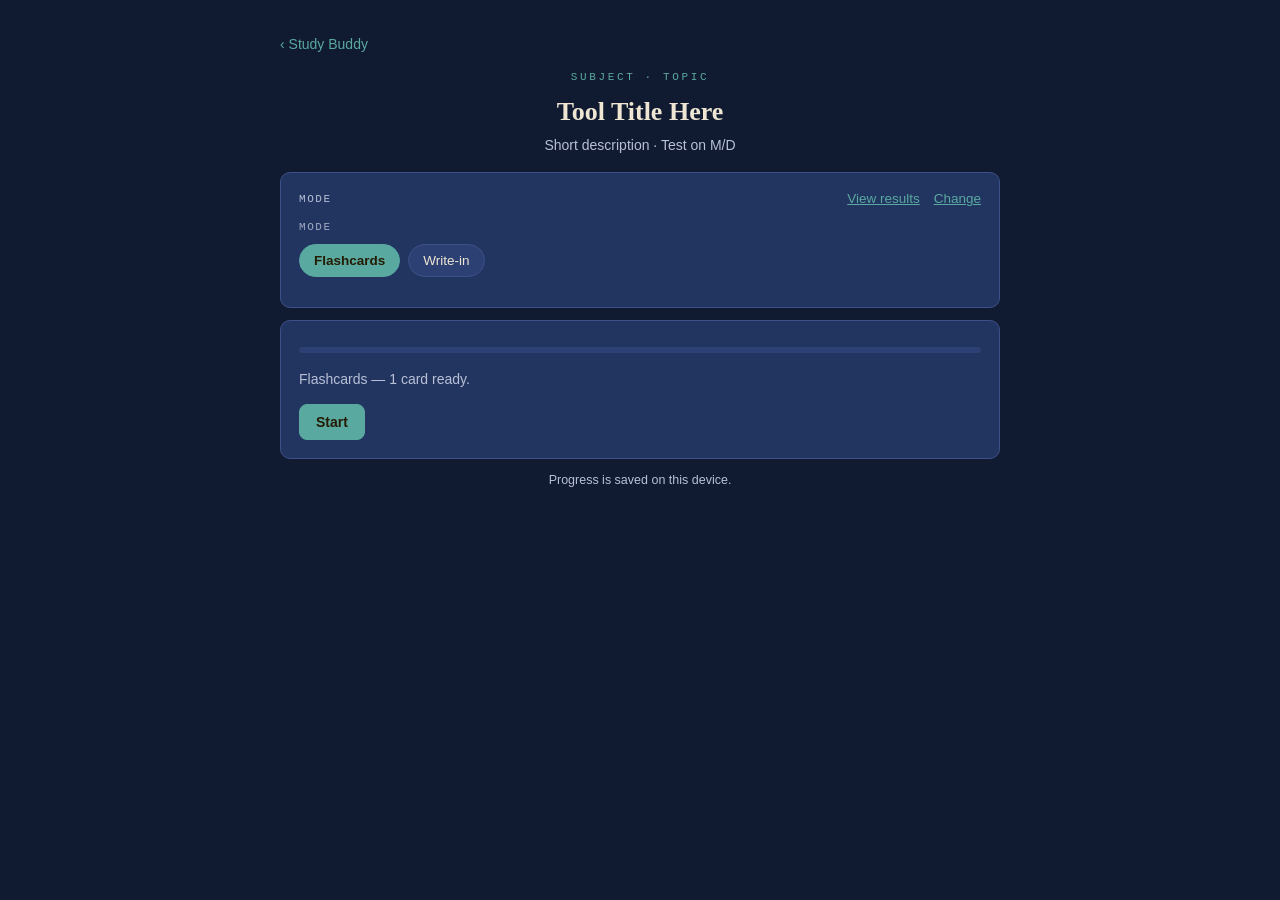
<file: _template/tool.html>
<!DOCTYPE html>
<html lang="en">
<head>
<meta charset="utf-8">
<meta name="viewport" content="width=device-width, initial-scale=1">
<title>New Study Tool</title>
<!-- Engine styles (shared across all tools) -->
<link rel="stylesheet" href="../../assets/study.css">
</head>
<body>
  <main class="page" id="app"></main>

  <!-- Engine (shared across all tools) -->
  <script src="../../assets/study-engine.js"></script>

  <!--
    ============================================================
    FILL THIS IN FOR EACH NEW TOOL
    ============================================================
    - title / subtitle / eyebrow : shown at the top
    - accent   : the subject color (Spanish #d98a2b, Science #5aa9a0, ...)
    - storageKey : UNIQUE per tool (used to save progress/history). Never reuse.
    - modes    : any of "flash", "write", "mc" — see STANDARD.md §1.
                 (Science tools MUST include "flash" and "write".)
    - sections : one or more; each has an id, a name, and cards.
                 Each card: { q, a }  (+ optional  orig, changed )
                   q       : the question / prompt
                   a       : the CORRECT answer (use corrected facts — STANDARD §6)
                   orig    : the student's ORIGINAL wording (only if we changed it)
                   changed : true  (only if we corrected it — STANDARD §4)

    Path & registration (STANDARD §9):
    - Save this file as  tools/<subject>/<name>.html
    - Fix the two "../../" paths above if your folder depth differs (it won't for
      tools/<subject>/<name>.html — leave as-is).
    - Add an entry to tools.js.
    ============================================================
  -->
  <script>
    StudyEngine.mount({
      title: "Tool Title Here",
      subtitle: "Short description · Test on M/D",
      eyebrow: "Subject · Topic",
      accent: "#5aa9a0",
      storageKey: "science-example",   // <-- make this unique per tool
      modes: ["flash", "write"],       // Science default; add "mc" if it fits

      sections: [
        {
          id: "section1",
          name: "First Section",
          cards: [
            { q: "First question?", a: "The correct answer." },
            // Example of a corrected item:
            // { q: "…?", a: "Corrected answer.", orig: "Her original answer.", changed: true },
          ]
        }
        // Add more sections as needed. If there is more than one section,
        // an "Everything" option is added automatically.
      ]
    });
  </script>
</body>
</html>
</file>
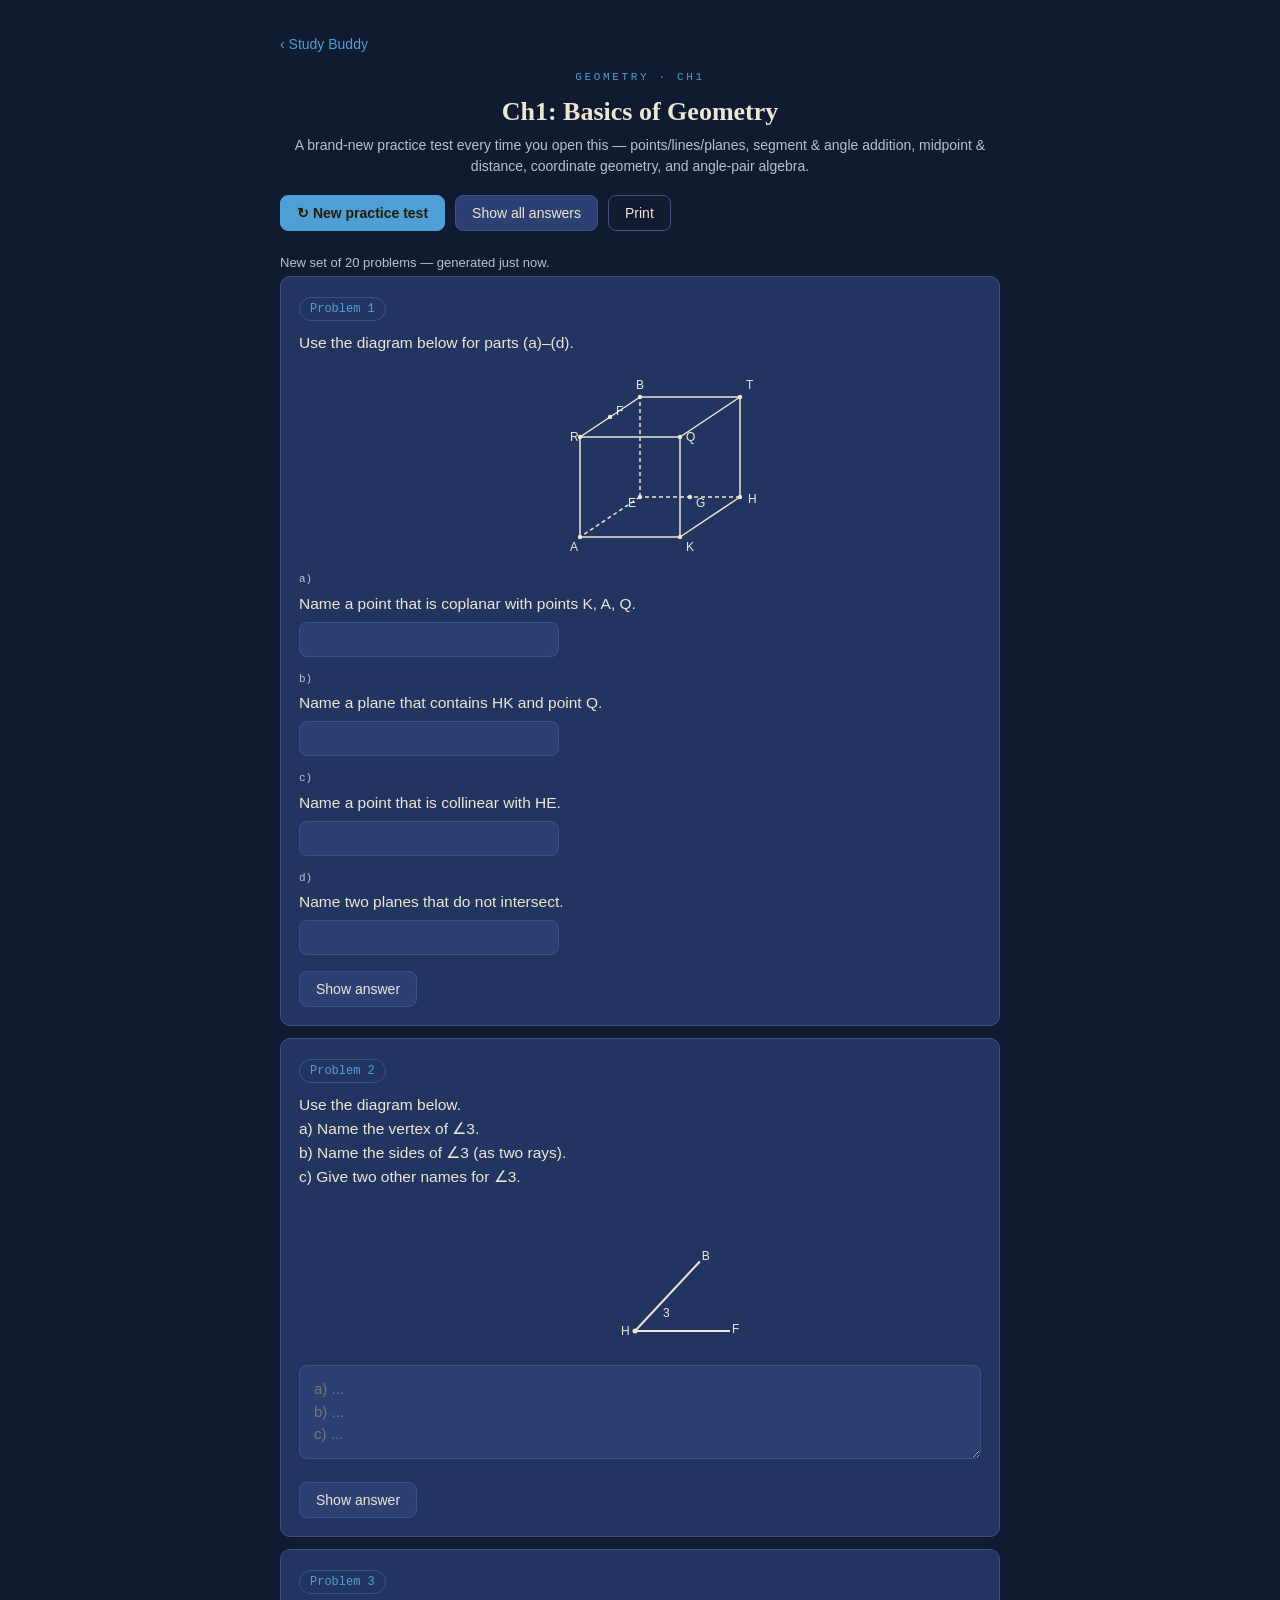
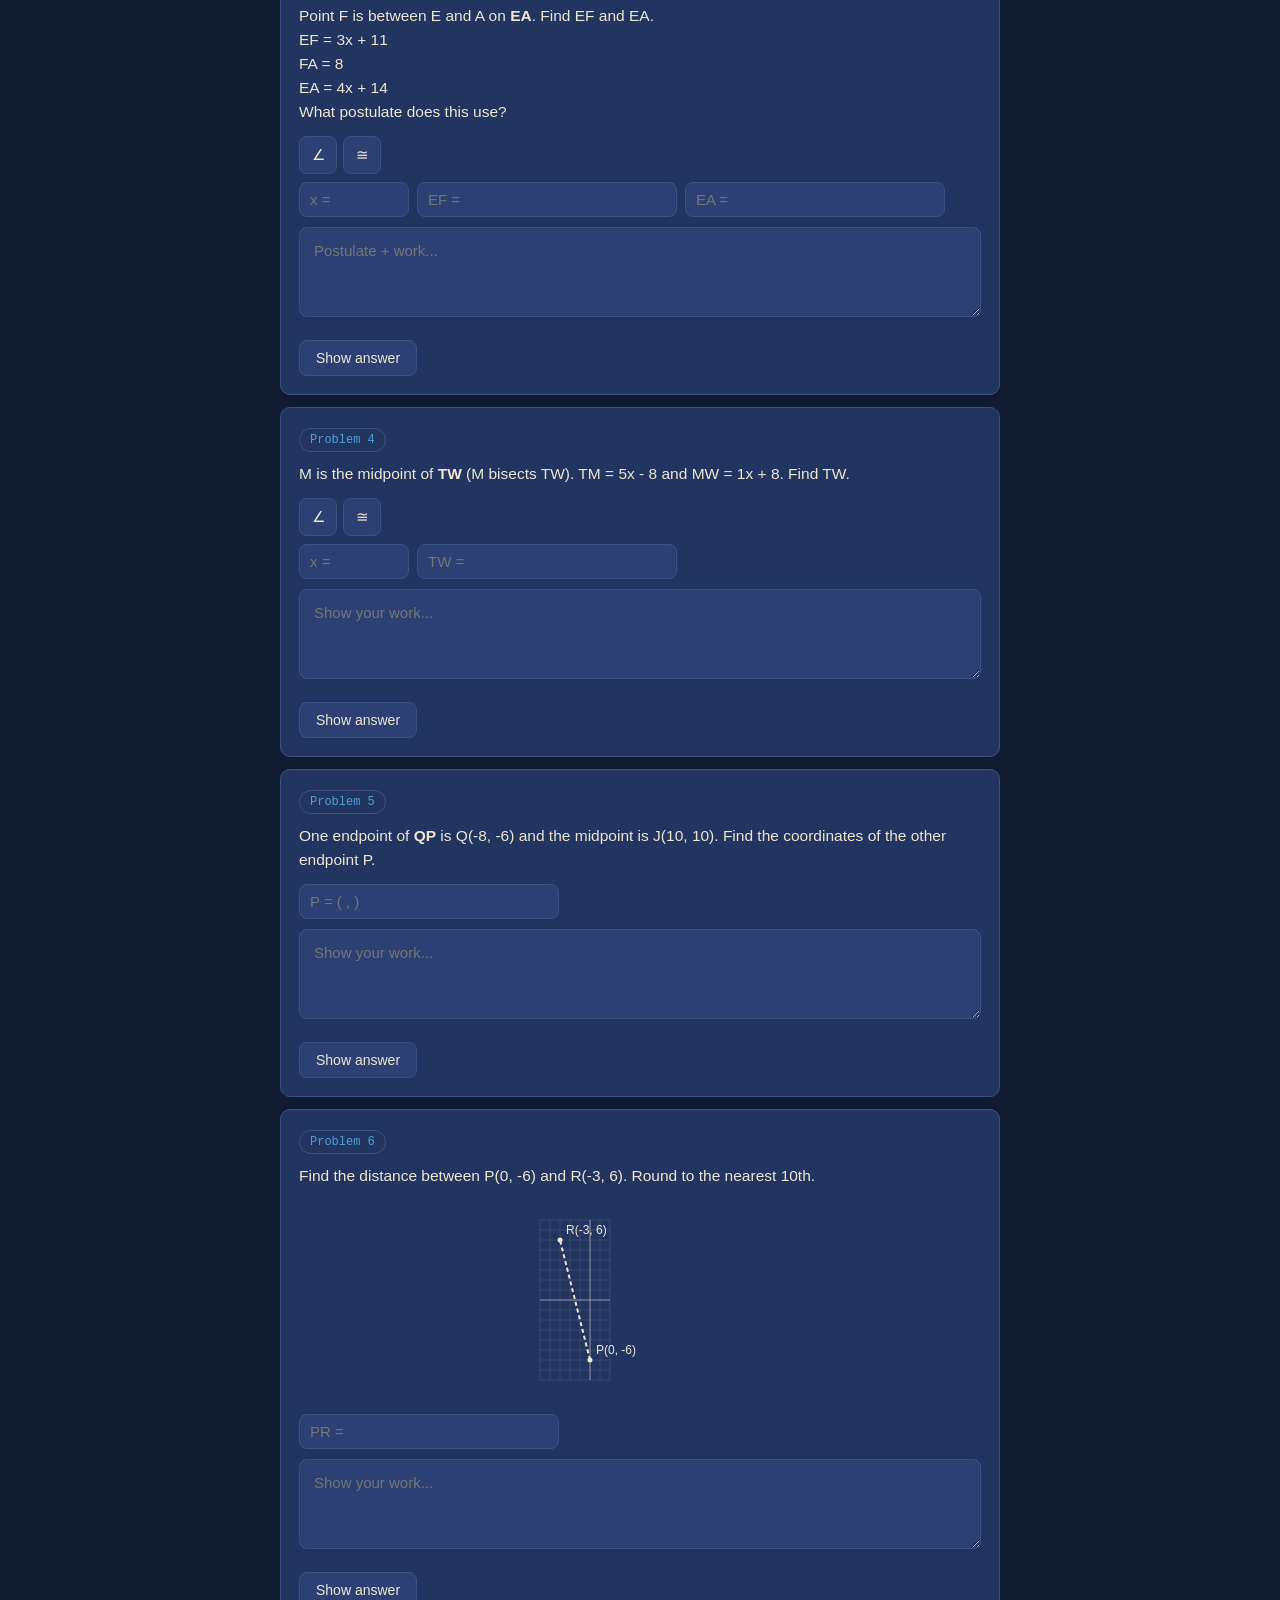
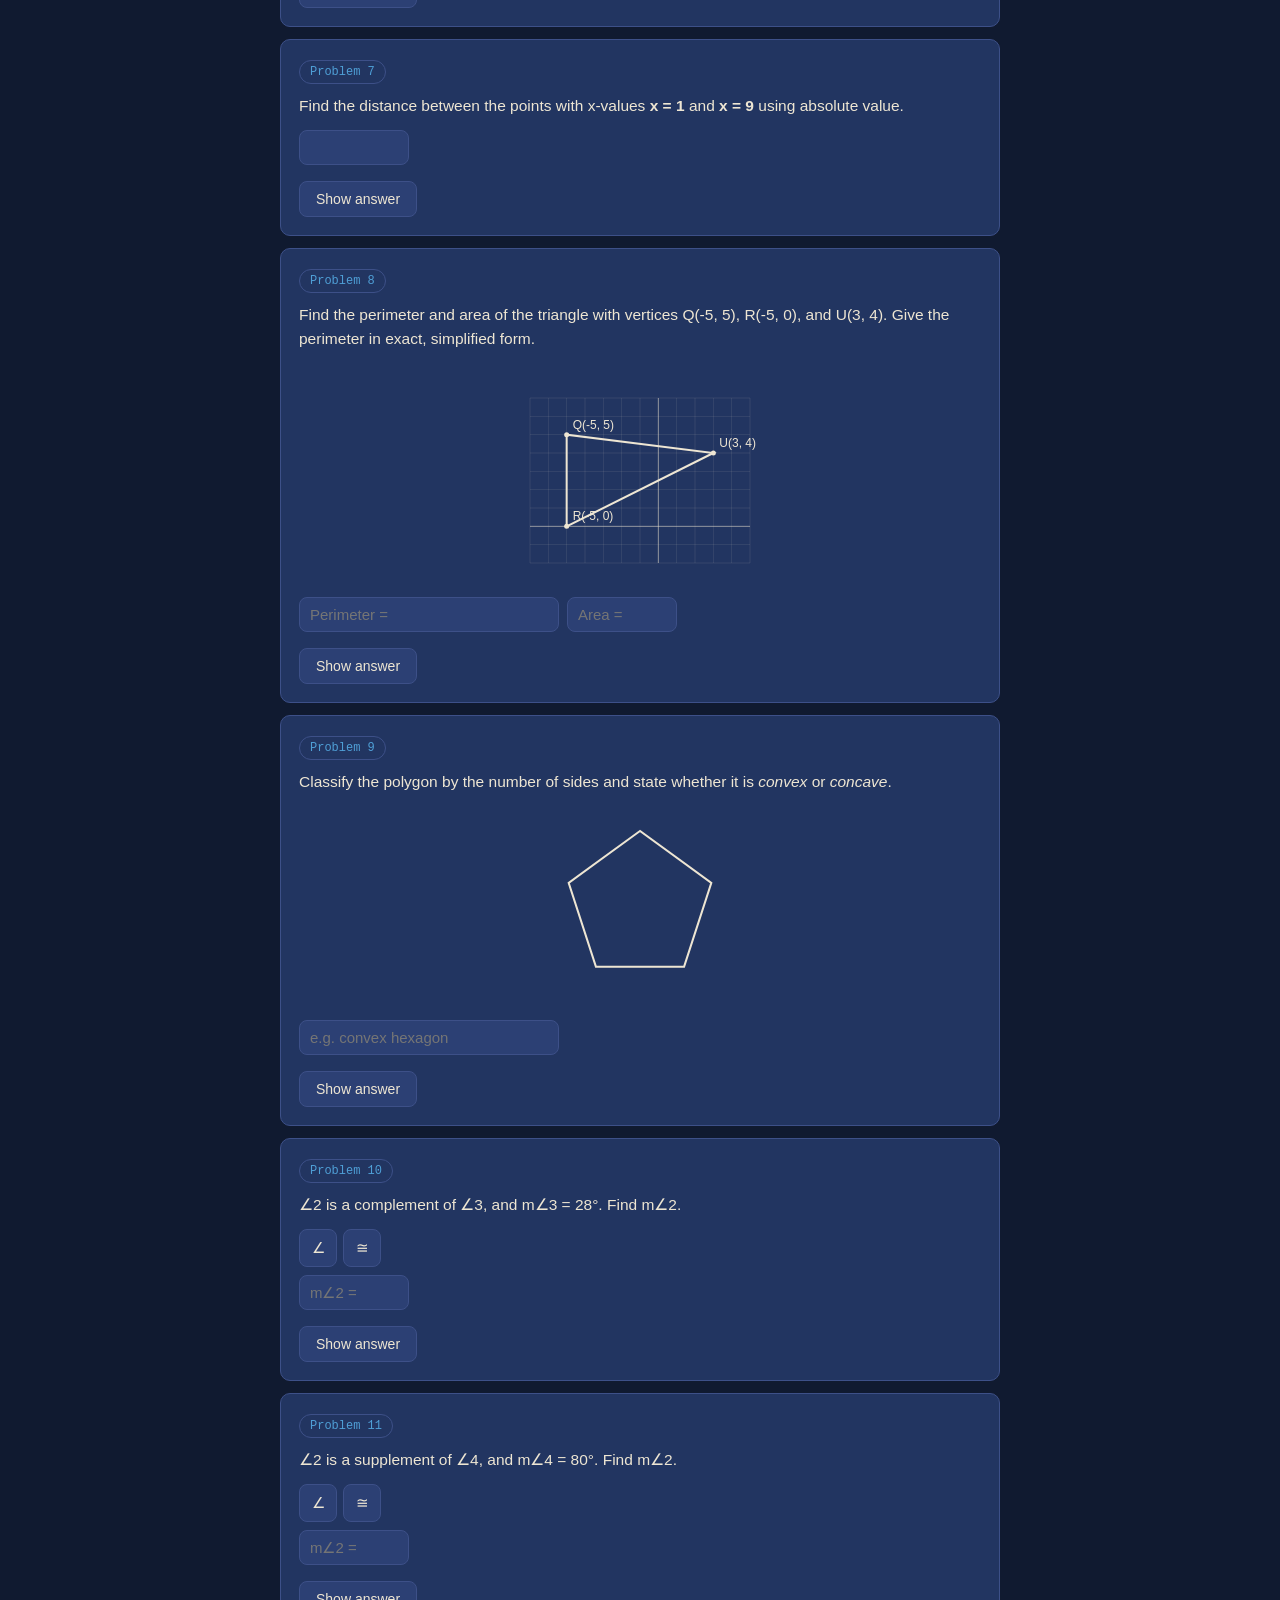
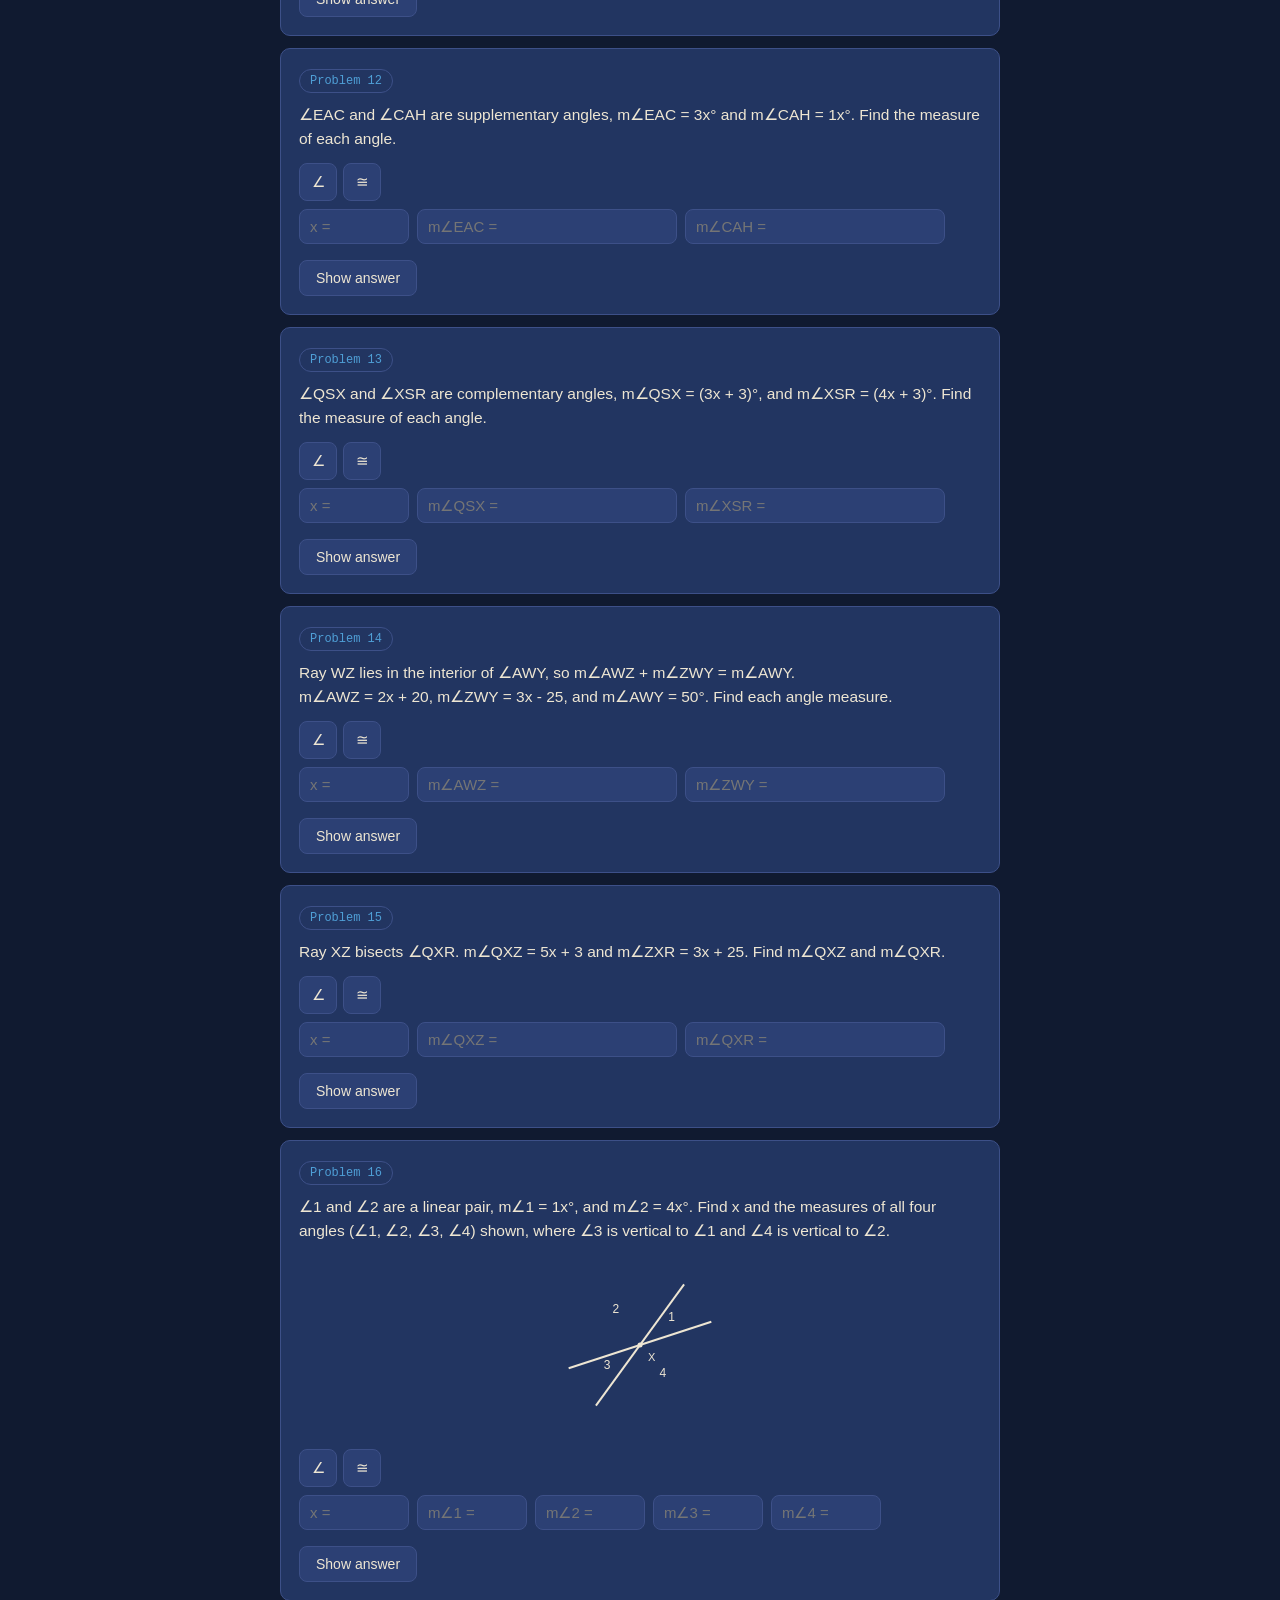
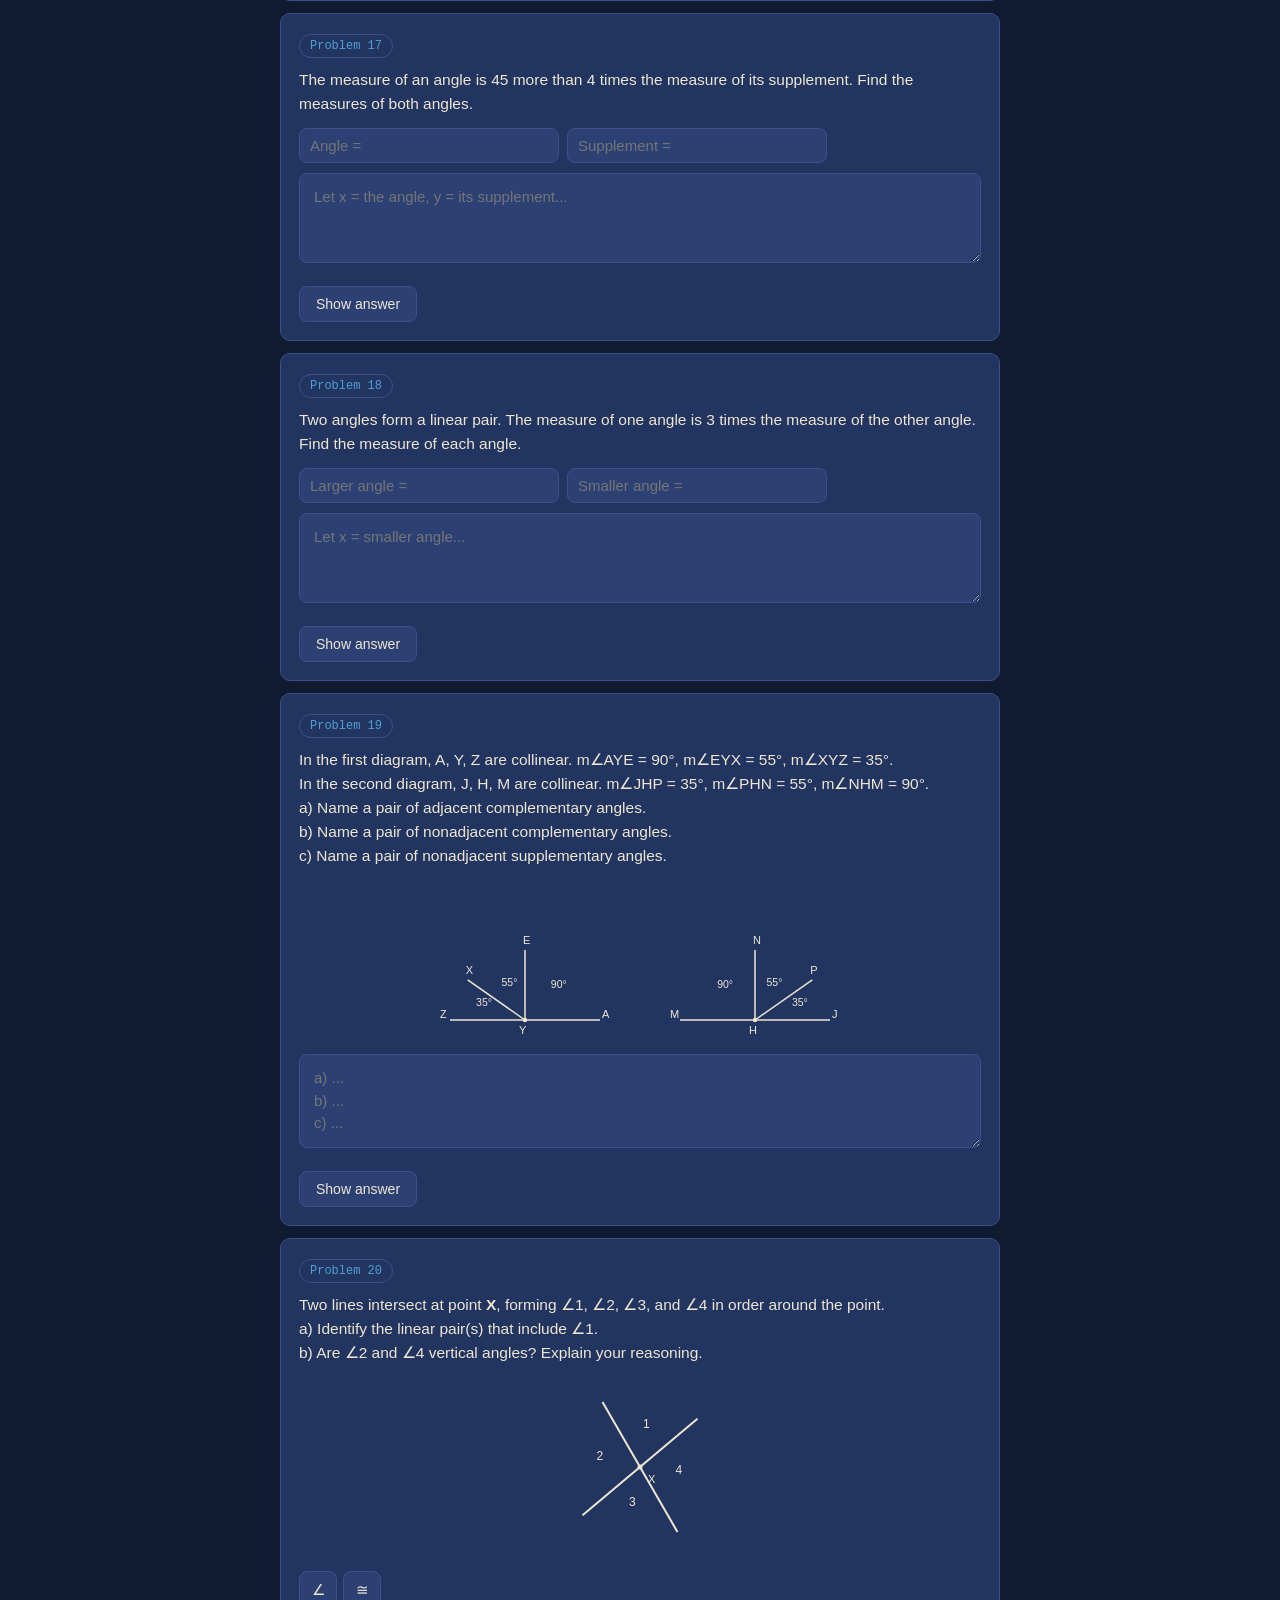
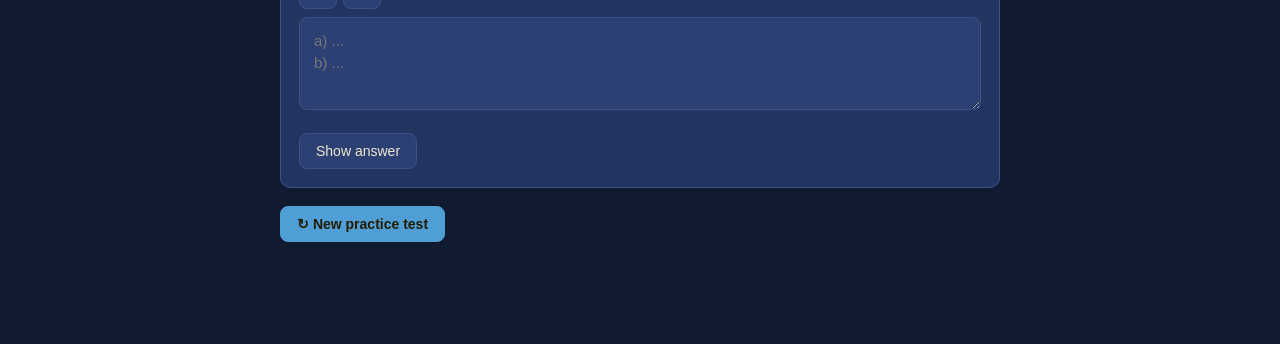
<file: tools/geometry/ch1.html>
<!DOCTYPE html>
<html lang="en">
<head>
<meta charset="utf-8">
<meta name="viewport" content="width=device-width, initial-scale=1">
<title>Ch1: Basics of Geometry — Study Tool</title>
<link rel="stylesheet" href="../../assets/study.css">
<style>
  /* Extra styles for this worksheet-style tool (on top of the shared study.css) */
  body{ --accent:#4f9fd6; }
  .toolbar{ display:flex; gap:10px; flex-wrap:wrap; margin:18px 0 22px; }
  .problem{ counter-increment:none; }
  .problem-num{ display:inline-block; font-family:var(--font-mono); font-size:12px; color:var(--accent); border:1px solid var(--rule); border-radius:999px; padding:2px 10px; margin-bottom:10px; }
  .problem-prompt{ font-size:15.5px; line-height:1.55; margin:0 0 12px; }
  .problem-prompt b{ color:var(--ink); }
  .sub-part{ margin:10px 0 14px; }
  .sub-part-label{ font-family:var(--font-mono); font-size:11px; color:var(--ink-dim); margin:0 0 4px; }
  .fill-row{ display:flex; flex-wrap:wrap; gap:8px; align-items:center; margin:4px 0 10px; font-size:15px; }
  .fill-input{ font-family:var(--font-body); font-size:15px; padding:8px 10px; border-radius:8px; border:1px solid var(--rule); background:var(--panel-2); color:var(--ink); width:110px; }
  .fill-input.wide{ width:260px; }
  .fill-input:focus{ outline:none; border-color:var(--accent); }
  .diagram-wrap{ display:flex; justify-content:center; margin:6px 0 14px; }
  .diagram-wrap svg{ max-width:100%; height:auto; }
  .reveal-btn{ margin-top:2px; }
  .model-answer{ display:none; }
  .model-answer.show{ display:block; }
  .model-answer ol{ margin:6px 0 0; padding-left:20px; }
  .model-answer li{ margin-bottom:4px; }
  .model-answer p{ margin:0 0 8px; }
  .model-answer p:last-child{ margin-bottom:0; }
  .notation-blue{ color:#7cc4ff; font-weight:600; }
  .notation-green{ color:#5ee6a0; font-weight:600; }
  .accent-row{ margin-bottom:8px; }
  .test-meta{ font-size:13px; color:var(--ink-dim); margin:0 0 4px; }
  @media print{
    .toolbar, .back-link, .reveal-btn{ display:none !important; }
    .model-answer{ display:block !important; }
    body{ background:#fff; color:#000; }
    .card{ border-color:#999; background:#fff; page-break-inside:avoid; }
  }
</style>
</head>
<body>
<main class="page">
  <a class="back-link" href="../../index.html">&lsaquo; Study Buddy</a>
  <div class="masthead">
    <p class="eyebrow">Geometry &middot; Ch1</p>
    <h1>Ch1: Basics of Geometry</h1>
    <p class="sub">A brand-new practice test every time you open this &mdash; points/lines/planes, segment &amp; angle addition, midpoint &amp; distance, coordinate geometry, and angle-pair algebra.</p>
  </div>

  <div class="toolbar">
    <button class="btn btn-primary" id="newTestBtn">&#8635; New practice test</button>
    <button class="btn" id="toggleAllBtn">Show all answers</button>
    <button class="btn btn-ghost" id="printBtn">Print</button>
  </div>
  <p class="test-meta" id="testMeta"></p>

  <div id="test"></div>

  <div class="toolbar">
    <button class="btn btn-primary" id="newTestBtn2">&#8635; New practice test</button>
  </div>
</main>

<script>
/* =============================================================================
   Ch1 Practice Test Generator — Basics of Geometry
   Mirrors the Ch2 tool's approach (randomized every open, diagrams, reveal
   answers, symbol-insert buttons) but scoped to Ch1 content: no two-column
   proofs (that's a Ch2 topic in this curriculum) — instead points/lines/
   planes vocabulary, segment & angle addition postulates, the midpoint and
   distance formulas, coordinate-geometry perimeter/area, and angle-pair
   algebra (complementary/supplementary/linear pairs/vertical angles).
   ============================================================================= */

function randInt(min, max){ return Math.floor(Math.random() * (max - min + 1)) + min; }
function pick(arr){ return arr[randInt(0, arr.length - 1)]; }
function shuffle(arr){
  const a = arr.slice();
  for (let i = a.length - 1; i > 0; i--){
    const j = randInt(0, i);
    [a[i], a[j]] = [a[j], a[i]];
  }
  return a;
}
function esc(s){
  return String(s).replace(/&/g,'&amp;').replace(/</g,'&lt;').replace(/>/g,'&gt;');
}

/* ---------------------------------------------------------------------------
   Shared helper: place a label near `vertex`, in the wedge between the rays
   toward `towardA` and `towardB` — keeps angle-number labels unambiguously
   anchored to the correct vertex/wedge instead of drifting toward some other
   point in the diagram.
   --------------------------------------------------------------------------- */
function angleLabelPos(vertex, towardA, towardB, radius){
  function unit(from, to){
    const dx = to[0] - from[0], dy = to[1] - from[1];
    const len = Math.hypot(dx, dy) || 1;
    return [dx / len, dy / len];
  }
  const uA = unit(vertex, towardA), uB = unit(vertex, towardB);
  let ux = uA[0] + uB[0], uy = uA[1] + uB[1];
  const ulen = Math.hypot(ux, uy) || 1;
  ux /= ulen; uy /= ulen;
  return [vertex[0] + ux * radius, vertex[1] + uy * radius];
}

/* ---------------------------------------------------------------------------
   Symbol-insert toolbar (&ang; / &cong;) — same pattern as the Ch2 tool and
   the Spanish tool's accent-key buttons: insert at the cursor position of
   whichever text input she last focused.
   --------------------------------------------------------------------------- */
function symbolRow(){
  return `<div class="accent-row">
    <button type="button" class="accent-key" data-symbol="&ang;" title="Insert angle symbol">&ang;</button>
    <button type="button" class="accent-key" data-symbol="&cong;" title="Insert congruent symbol">&cong;</button>
  </div>`;
}

/* ---------------------------------------------------------------------------
   Number formatting helpers
   --------------------------------------------------------------------------- */
function simplifyRadical(n){
  let coef = 1, rad = n;
  for (let i = Math.floor(Math.sqrt(n)); i >= 2; i--){
    if (n % (i*i) === 0){ coef = i; rad = n / (i*i); break; }
  }
  return { coef, rad };
}
function radicalStr(n){
  const { coef, rad } = simplifyRadical(n);
  if (rad === 1) return `${coef}`;
  if (coef === 1) return `&radic;${rad}`;
  return `${coef}&radic;${rad}`;
}
function fmtNum(n){
  // trims to at most 1 decimal place, matching the worksheet's "round to nearest 10th"
  return Math.round(n * 10) / 10;
}

/* =============================================================================
   1. Points, Lines, and Planes (multi-part, one shared 3D box diagram)
   ============================================================================= */
function buildBoxLabeling(){
  const letters = shuffle(['A','B','C','D','E','F','G','H','J','K','L','M','N','P','Q','R','S','T']).slice(0,10);
  const [cFTL,cFTR,cFBR,cFBL,cBTL,cBTR,cBBR,cBBL,mid1,mid2] = letters;
  const faces = {
    top: [cFTL,cFTR,cBTR,cBTL],
    bottom: [cFBL,cFBR,cBBR,cBBL],
    front: [cFTL,cFTR,cFBR,cFBL],
    back: [cBTL,cBTR,cBBR,cBBL],
    left: [cFTL,cBTL,cBBL,cFBL],
    right: [cFTR,cBTR,cBBR,cFBR]
  };
  const parallelPairs = [['top','bottom'],['front','back'],['left','right']];
  const adjacency = [
    ['top','front',[cFTL,cFTR]], ['top','back',[cBTL,cBTR]], ['top','left',[cFTL,cBTL]], ['top','right',[cFTR,cBTR]],
    ['front','left',[cFTL,cFBL]], ['front','right',[cFTR,cFBR]],
    ['back','left',[cBTL,cBBL]], ['back','right',[cBTR,cBBR]],
    ['bottom','front',[cFBL,cFBR]], ['bottom','back',[cBBL,cBBR]], ['bottom','left',[cFBL,cBBL]], ['bottom','right',[cFBR,cBBR]]
  ];
  return { cFTL,cFTR,cFBR,cFBL,cBTL,cBTR,cBBR,cBBL, mid1, mid2, faces, parallelPairs, adjacency };
}

const VOCAB_TEMPLATES = [
  function qCoplanar(box){
    const faceName = pick(Object.keys(box.faces));
    const corners = box.faces[faceName];
    const shown = shuffle(corners).slice(0,3);
    const answer = corners.find(c => !shown.includes(c));
    return { q: `Name a point that is coplanar with points ${shown.join(', ')}.`, a: answer };
  },
  function qPlaneIntersection(box){
    const [f1,f2,edge] = pick(box.adjacency);
    const name1 = box.faces[f1].slice(0,3).join('');
    const name2 = box.faces[f2].slice(0,3).join('');
    return { q: `Name the intersection of plane ${name1} and plane ${name2}.`, a: edge.join('') };
  },
  function qCollinear(box){
    const useMid1 = Math.random() < 0.5;
    const edge = useMid1 ? [box.cFTL, box.cBTL] : [box.cBBR, box.cBBL];
    const midLetter = useMid1 ? box.mid1 : box.mid2;
    return { q: `Name a point that is collinear with ${edge.join('')}.`, a: midLetter };
  },
  function qPlaneContaining(box){
    const faceName = pick(Object.keys(box.faces));
    const corners = shuffle(box.faces[faceName]);
    const line = corners.slice(0,2), point = corners[2];
    return { q: `Name a plane that contains ${line.join('')} and point ${point}.`, a: [...line,point].join('') };
  },
  function qParallelPlanes(box){
    const [f1,f2] = pick(box.parallelPairs);
    return { q: `Name two planes that do not intersect.`, a: `plane ${box.faces[f1].slice(0,3).join('')} and plane ${box.faces[f2].slice(0,3).join('')}` };
  },
  function qOppositeRays(box){
    const useMid1 = Math.random() < 0.5;
    const [c1,c2] = useMid1 ? [box.cFTL,box.cBTL] : [box.cBBR,box.cBBL];
    const midLetter = useMid1 ? box.mid1 : box.mid2;
    return { q: `Name two opposite rays.`, a: `ray ${midLetter}${c1} and ray ${midLetter}${c2}` };
  },
  function qLineIntersection(box){
    const edgesByCorner = {};
    const allEdges = [
      [box.cFTL,box.cFTR],[box.cFTR,box.cFBR],[box.cFBR,box.cFBL],[box.cFBL,box.cFTL],
      [box.cBTL,box.cBTR],[box.cBTR,box.cBBR],[box.cBBR,box.cBBL],[box.cBBL,box.cBTL],
      [box.cFTL,box.cBTL],[box.cFTR,box.cBTR],[box.cFBR,box.cBBR],[box.cFBL,box.cBBL]
    ];
    for (const [a,b] of allEdges){
      (edgesByCorner[a] = edgesByCorner[a] || []).push(b);
      (edgesByCorner[b] = edgesByCorner[b] || []).push(a);
    }
    const corner = pick(Object.keys(edgesByCorner));
    const others = shuffle(edgesByCorner[corner]).slice(0,2);
    return { q: `Name the intersection of line ${corner}${others[0]} and line ${corner}${others[1]}.`, a: corner };
  }
];

function diagramBox(box){
  const FTL=[70,70], FTR=[170,70], FBR=[170,170], FBL=[70,170];
  const BTL=[130,30], BTR=[230,30], BBR=[230,130], BBL=[130,130];
  const mid1pt = [(FTL[0]+BTL[0])/2, (FTL[1]+BTL[1])/2];
  const mid2pt = [(BBR[0]+BBL[0])/2, (BBR[1]+BBL[1])/2];
  function seg(p1,p2,dashed){
    return `<line x1="${p1[0]}" y1="${p1[1]}" x2="${p2[0]}" y2="${p2[1]}" stroke="currentColor" stroke-width="1.5" ${dashed?'stroke-dasharray="4 3"':''}/>`;
  }
  const solidEdges = [
    [FTL,FTR],[FTR,FBR],[FBR,FBL],[FBL,FTL], // front face
    [BTL,BTR],[BTR,BBR], // back top + back right (visible)
    [FTL,BTL],[FTR,BTR],[FBR,BBR] // depth edges not touching hidden corner
  ];
  const dashedEdges = [ [BBR,BBL],[BBL,BTL],[BBL,FBL] ]; // touching the hidden back-bottom-left corner
  const linesSvg = solidEdges.map(([a,b]) => seg(a,b,false)).join('') + dashedEdges.map(([a,b]) => seg(a,b,true)).join('');
  const dots = [FTL,FTR,FBR,FBL,BTL,BTR,BBR,BBL,mid1pt,mid2pt];
  const labels = [box.cFTL,box.cFTR,box.cFBR,box.cFBL,box.cBTL,box.cBTR,box.cBBR,box.cBBL,box.mid1,box.mid2];
  const labelOffsets = [ [-10,4],[6,4],[6,14],[-10,14],[-4,-8],[6,-8],[8,6],[-12,10],[6,-2],[6,10] ];
  const dotsSvg = dots.map(p => `<circle cx="${p[0]}" cy="${p[1]}" r="2.2" fill="currentColor"/>`).join('');
  const labelsSvg = dots.map((p,i) => `<text x="${p[0]+labelOffsets[i][0]}" y="${p[1]+labelOffsets[i][1]}" font-size="12" fill="currentColor">${labels[i]}</text>`).join('');
  return `<div class="diagram-wrap"><svg viewBox="0 0 260 190" width="260" height="190">
    ${linesSvg}${dotsSvg}${labelsSvg}
  </svg></div>`;
}

function genProblemPointsLinesPlanes(n){
  const box = buildBoxLabeling();
  const chosen = shuffle(VOCAB_TEMPLATES).slice(0,4).map(fn => fn(box));
  const labels = ['a','b','c','d'];
  const partsHtml = chosen.map((item,i) => `
    <div class="sub-part">
      <p class="sub-part-label">${labels[i]})</p>
      <p class="problem-prompt" style="margin-bottom:6px;">${esc(item.q)}</p>
      <div class="fill-row"><input class="fill-input wide"></div>
    </div>`).join('');
  const modelParts = chosen.map((item,i) => `<p><b>${labels[i]})</b> ${esc(item.a)}</p>`).join('');
  return {
    number: n,
    prompt: `Use the diagram below for parts (a)&ndash;(d).`,
    inputsHtml: diagramBox(box) + partsHtml,
    modelHtml: modelParts
  };
}

/* =============================================================================
   2. Segment Addition Postulate
   ============================================================================= */
function genProblemSegmentAddition(n){
  const [pA,pB,pC] = shuffle(['A','B','C','D','E','F','G','H']).slice(0,3);
  const xTarget = randInt(3, 15);
  const aAB = randInt(1,4), bAB = randInt(5,20);
  const bcConst = randInt(5,25);
  let aAC = randInt(1,4);
  while (aAC === aAB) aAC = randInt(1,4);
  const acTotal = aAB*xTarget + bAB + bcConst;
  const bAC = acTotal - aAC*xTarget;
  const bACstr = bAC >= 0 ? `+ ${bAC}` : `- ${Math.abs(bAC)}`;
  const abExpr = `${aAB}x ${bAB>=0?'+ '+bAB:'- '+Math.abs(bAB)}`;
  const acExpr = `${aAC}x ${bACstr}`;
  const abValue = aAB*xTarget+bAB;
  const acValue = aAC*xTarget+bAC;
  return {
    number: n,
    prompt: `Point ${pB} is between ${pA} and ${pC} on <b>${pA}${pC}</b>. Find ${pA}${pB} and ${pA}${pC}.<br>${pA}${pB} = ${abExpr}<br>${pB}${pC} = ${bcConst}<br>${pA}${pC} = ${acExpr}<br>What postulate does this use?`,
    inputsHtml: symbolRow() + `<div class="fill-row"><input class="fill-input" placeholder="x ="><input class="fill-input wide" placeholder="${pA}${pB} ="><input class="fill-input wide" placeholder="${pA}${pC} ="></div><textarea class="write-area" rows="2" placeholder="Postulate + work..."></textarea>`,
    modelHtml: `<p><b>Segment Addition Postulate:</b> ${pA}${pB} + ${pB}${pC} = ${pA}${pC}</p>
      <p>(${abExpr}) + ${bcConst} = ${acExpr}<br>${aAB}x + ${bAB+bcConst} = ${acExpr}<br>x = <b>${xTarget}</b></p>
      <p>${pA}${pB} = <b>${abValue}</b>, ${pA}${pC} = <b>${acValue}</b></p>`
  };
}

/* =============================================================================
   3. Segment Bisector
   ============================================================================= */
function genProblemSegmentBisector(n){
  const [pS,pM,pT] = shuffle(['S','T','M','P','Q','R','V','W']).slice(0,3);
  const xTarget = randInt(3,15);
  const aSM = randInt(2,6), bSM = randInt(-10,10);
  let aMT = randInt(1,5);
  while (aMT === aSM) aMT = randInt(1,5);
  const smValue = aSM*xTarget + bSM;
  const bMT = smValue - aMT*xTarget;
  const smExpr = `${aSM}x ${bSM>=0?'+ '+bSM:'- '+Math.abs(bSM)}`;
  const mtExpr = `${aMT}x ${bMT>=0?'+ '+bMT:'- '+Math.abs(bMT)}`;
  const total = smValue*2;
  return {
    number: n,
    prompt: `${pM} is the midpoint of <b>${pS}${pT}</b> (${pM} bisects ${pS}${pT}). ${pS}${pM} = ${smExpr} and ${pM}${pT} = ${mtExpr}. Find ${pS}${pT}.`,
    inputsHtml: symbolRow() + `<div class="fill-row"><input class="fill-input" placeholder="x ="><input class="fill-input wide" placeholder="${pS}${pT} ="></div><textarea class="write-area" rows="2" placeholder="Show your work..."></textarea>`,
    modelHtml: `<p>Since ${pM} bisects ${pS}${pT}: ${pS}${pM} = ${pM}${pT}<br>${smExpr} = ${mtExpr}<br>x = <b>${xTarget}</b></p>
      <p>${pS}${pM} = ${pM}${pT} = <b>${smValue}</b><br>${pS}${pT} = ${smValue} + ${smValue} = <b>${total}</b></p>`
  };
}

/* =============================================================================
   4a. Midpoint Formula (always included)
   ============================================================================= */
function genProblemMidpointFormula(n){
  const [pF,pG,pM] = shuffle(['F','G','P','Q','R','S','J','K']).slice(0,3);
  const givenMidpoint = Math.random() < 0.5;
  const fx = randInt(-12,12), fy = randInt(-12,12);
  if (givenMidpoint){
    // Given midpoint + one endpoint, find the other endpoint (reverse formula)
    const mx = randInt(-10,10), my = randInt(-10,10);
    const gx = 2*mx - fx, gy = 2*my - fy;
    return {
      number: n,
      prompt: `One endpoint of <b>${pF}${pG}</b> is ${pF}(${fx}, ${fy}) and the midpoint is ${pM}(${mx}, ${my}). Find the coordinates of the other endpoint ${pG}.`,
      inputsHtml: `<div class="fill-row"><input class="fill-input wide" placeholder="${pG} = ( , )"></div><textarea class="write-area" rows="2" placeholder="Show your work..."></textarea>`,
      modelHtml: `<p>${pM} = ((${fx}+x)/2, (${fy}+y)/2) = (${mx}, ${my})<br>${fx} + x = ${2*mx} &rarr; x = ${gx}<br>${fy} + y = ${2*my} &rarr; y = ${gy}</p>
        <p>${pG} = <b>(${gx}, ${gy})</b></p>`
    };
  } else {
    // Given both endpoints, find the midpoint (direct formula)
    const gx = randInt(-12,12), gy = randInt(-12,12);
    const mx = (fx+gx)/2, my = (fy+gy)/2;
    return {
      number: n,
      prompt: `The endpoints of <b>${pF}${pG}</b> are ${pF}(${fx}, ${fy}) and ${pG}(${gx}, ${gy}). Find the coordinates of the midpoint ${pM}.`,
      inputsHtml: `<div class="fill-row"><input class="fill-input wide" placeholder="${pM} = ( , )"></div><textarea class="write-area" rows="2" placeholder="Show your work..."></textarea>`,
      modelHtml: `<p>${pM} = ((${fx}+${gx})/2, (${fy}+${gy})/2) = (${mx}, ${my})</p>
        <p>${pM} = <b>(${mx}, ${my})</b></p>`
    };
  }
}

/* =============================================================================
   4b. Distance Formula (always included)
   ============================================================================= */
function genProblemDistanceFormula(n){
  const [pA,pB] = shuffle(['A','B','C','D','P','Q','R','S']).slice(0,2);
  const ax = randInt(-8,8), ay = randInt(-8,8);
  const bx = randInt(-8,8), by = randInt(-8,8);
  const distSq = (bx-ax)*(bx-ax) + (by-ay)*(by-ay);
  const dist = fmtNum(Math.sqrt(distSq));
  return {
    number: n,
    prompt: `Find the distance between ${pA}(${ax}, ${ay}) and ${pB}(${bx}, ${by}). Round to the nearest 10th.`,
    inputsHtml: diagramTwoPoints(pA,ax,ay,pB,bx,by) + `<div class="fill-row"><input class="fill-input wide" placeholder="${pA}${pB} ="></div><textarea class="write-area" rows="2" placeholder="Show your work..."></textarea>`,
    modelHtml: `<p>${pA}${pB} = &radic;((${bx}&minus;(${ax}))&sup2; + (${by}&minus;(${ay}))&sup2;) = &radic;((${bx-ax})&sup2; + (${by-ay})&sup2;) = &radic;${distSq} &approx; <b>${dist}</b> units</p>`
  };
}

function diagramTwoPoints(l1,x1,y1,l2,x2,y2){
  const minX = Math.min(x1,x2)-2, maxX = Math.max(x1,x2)+2;
  const minY = Math.min(y1,y2)-2, maxY = Math.max(y1,y2)+2;
  const W = 240, H = 200;
  const scale = Math.min((W-40)/(maxX-minX), (H-40)/(maxY-minY));
  function toScreen(x,y){ return [20+(x-minX)*scale, H-20-(y-minY)*scale]; }
  const [sx1,sy1] = toScreen(x1,y1), [sx2,sy2] = toScreen(x2,y2);
  let gridSvg = '';
  for (let gx = Math.ceil(minX); gx <= Math.floor(maxX); gx++){
    const [a,b] = toScreen(gx,minY), [c,d] = toScreen(gx,maxY);
    gridSvg += `<line x1="${a}" y1="${b}" x2="${c}" y2="${d}" stroke="currentColor" stroke-width="0.5" opacity="0.2"/>`;
  }
  for (let gy = Math.ceil(minY); gy <= Math.floor(maxY); gy++){
    const [a,b] = toScreen(minX,gy), [c,d] = toScreen(maxX,gy);
    gridSvg += `<line x1="${a}" y1="${b}" x2="${c}" y2="${d}" stroke="currentColor" stroke-width="0.5" opacity="0.2"/>`;
  }
  const axesSvg = (minX <= 0 && 0 <= maxX ? (() => {
      const [a,b] = toScreen(0,minY), [c,d] = toScreen(0,maxY);
      return `<line x1="${a}" y1="${b}" x2="${c}" y2="${d}" stroke="currentColor" stroke-width="1" opacity="0.5"/>`;
    })() : '') +
    (minY <= 0 && 0 <= maxY ? (() => {
      const [a,b] = toScreen(minX,0), [c,d] = toScreen(maxX,0);
      return `<line x1="${a}" y1="${b}" x2="${c}" y2="${d}" stroke="currentColor" stroke-width="1" opacity="0.5"/>`;
    })() : '');
  return `<div class="diagram-wrap"><svg viewBox="0 0 ${W} ${H}" width="${W}" height="${H}">${gridSvg}${axesSvg}
    <line x1="${sx1}" y1="${sy1}" x2="${sx2}" y2="${sy2}" stroke="currentColor" stroke-width="2" stroke-dasharray="4 3"/>
    <circle cx="${sx1}" cy="${sy1}" r="2.5" fill="currentColor"/>
    <circle cx="${sx2}" cy="${sy2}" r="2.5" fill="currentColor"/>
    <text x="${sx1+6}" y="${sy1-6}" font-size="12" fill="currentColor">${l1}(${x1}, ${y1})</text>
    <text x="${sx2+6}" y="${sy2-6}" font-size="12" fill="currentColor">${l2}(${x2}, ${y2})</text>
  </svg></div>`;
}

/* =============================================================================
   4c. Number-line distance (absolute value) — 1.2 foundational skill
   ============================================================================= */
function genProblemNumberLineDistance(n){
  const x1 = randInt(-15,15), x2 = randInt(-15,15);
  const dist = Math.abs(x2-x1);
  const x1Str = x1 >= 0 ? `${x1}` : `${x1}`;
  const x2Str = x2 >= 0 ? `${x2}` : `${x2}`;
  return {
    number: n,
    prompt: `Find the distance between the points with x-values <b>x = ${x1Str}</b> and <b>x = ${x2Str}</b> using absolute value.`,
    inputsHtml: `<div class="fill-row"><input class="fill-input"></div>`,
    modelHtml: `<p>|${x2Str} &minus; (${x1Str})| = |${x2-x1}| = <b>${dist}</b></p>`
  };
}

/* =============================================================================
   5. Coordinate Geometry — Perimeter & Area
   ============================================================================= */
function genProblemCoordGeometry(n){
  const [pP,pQ,pS] = shuffle(['P','Q','S','R','T','U']).slice(0,3);
  const px = randInt(-6,2), py = randInt(-2,6);
  const qy = py - randInt(3,9); // Q directly below P (vertical side PQ)
  const sx = px + pick([-1,1]) * randInt(3,8);
  const sy = randInt(-6,6);
  const pqLen = Math.abs(py - qy);
  const qsSq = (sx-px)*(sx-px) + (sy-qy)*(sy-qy);
  const spSq = (sx-px)*(sx-px) + (sy-py)*(sy-py);
  const perimeterStr = `${pqLen} + ${radicalStr(qsSq)} + ${radicalStr(spSq)}`;
  const area = 0.5 * pqLen * Math.abs(sx - px);
  return {
    number: n,
    prompt: `Find the perimeter and area of the triangle with vertices ${pP}(${px}, ${py}), ${pQ}(${px}, ${qy}), and ${pS}(${sx}, ${sy}). Give the perimeter in exact, simplified form.`,
    inputsHtml: diagramTriangleGrid(pP,px,py,pQ,px,qy,pS,sx,sy) + `<div class="fill-row"><input class="fill-input wide" placeholder="Perimeter ="><input class="fill-input" placeholder="Area ="></div>`,
    modelHtml: `<p>${pP}${pQ} = ${pqLen} (vertical side)<br>${pQ}${pS} = &radic;${qsSq} = ${radicalStr(qsSq)}<br>${pS}${pP} = &radic;${spSq} = ${radicalStr(spSq)}</p>
      <p>Perimeter = <b>${perimeterStr}</b></p>
      <p>Area = &frac12; &times; base &times; height = &frac12; &times; ${pqLen} &times; ${Math.abs(sx-px)} = <b>${area}</b></p>`
  };
}

function diagramTriangleGrid(l1,x1,y1,l2,x2,y2,l3,x3,y3){
  const allX = [x1,x2,x3], allY = [y1,y2,y3];
  const minX = Math.min(...allX)-2, maxX = Math.max(...allX)+2;
  const minY = Math.min(...allY)-2, maxY = Math.max(...allY)+2;
  const W = 260, H = 220;
  const scaleX = (W-40) / (maxX-minX), scaleY = (H-40) / (maxY-minY);
  const scale = Math.min(scaleX, scaleY);
  function toScreen(x,y){
    return [20 + (x-minX)*scale, H-20 - (y-minY)*scale];
  }
  let gridSvg = '';
  for (let gx = Math.ceil(minX); gx <= Math.floor(maxX); gx++){
    const [sx1,sy1] = toScreen(gx, minY), [sx2,sy2] = toScreen(gx, maxY);
    gridSvg += `<line x1="${sx1}" y1="${sy1}" x2="${sx2}" y2="${sy2}" stroke="currentColor" stroke-width="0.5" opacity="0.2"/>`;
  }
  for (let gy = Math.ceil(minY); gy <= Math.floor(maxY); gy++){
    const [sx1,sy1] = toScreen(minX, gy), [sx2,sy2] = toScreen(maxX, gy);
    gridSvg += `<line x1="${sx1}" y1="${sy1}" x2="${sx2}" y2="${sy2}" stroke="currentColor" stroke-width="0.5" opacity="0.2"/>`;
  }
  const axesSvg = (minX <= 0 && 0 <= maxX ? (() => {
      const [ax0,ay0] = toScreen(0,minY), [ax1,ay1] = toScreen(0,maxY);
      return `<line x1="${ax0}" y1="${ay0}" x2="${ax1}" y2="${ay1}" stroke="currentColor" stroke-width="1" opacity="0.5"/>`;
    })() : '') +
    (minY <= 0 && 0 <= maxY ? (() => {
      const [bx0,by0] = toScreen(minX,0), [bx1,by1] = toScreen(maxX,0);
      return `<line x1="${bx0}" y1="${by0}" x2="${bx1}" y2="${by1}" stroke="currentColor" stroke-width="1" opacity="0.5"/>`;
    })() : '');
  const pts = [[x1,y1,l1],[x2,y2,l2],[x3,y3,l3]];
  const screenPts = pts.map(([x,y]) => toScreen(x,y));
  const triSvg = `<polygon points="${screenPts.map(p=>p.join(',')).join(' ')}" fill="none" stroke="currentColor" stroke-width="2"/>`;
  const dotsSvg = screenPts.map(p => `<circle cx="${p[0]}" cy="${p[1]}" r="2.5" fill="currentColor"/>`).join('');
  const labelsSvg = pts.map(([x,y,l],i) => {
    const [sx,sy] = screenPts[i];
    return `<text x="${sx+6}" y="${sy-6}" font-size="12" fill="currentColor">${l}(${x}, ${y})</text>`;
  }).join('');
  return `<div class="diagram-wrap"><svg viewBox="0 0 ${W} ${H}" width="${W}" height="${H}">${gridSvg}${axesSvg}${triSvg}${dotsSvg}${labelsSvg}</svg></div>`;
}

/* =============================================================================
   6/7. Complement & Supplement — basic algebra
   ============================================================================= */
function genProblemComplement(n){
  const [n1,n2] = shuffle([1,2,3,4,5,6,7,8]).slice(0,2);
  const m2 = randInt(10,80);
  const m1 = 90 - m2;
  return {
    number: n,
    prompt: `&ang;${n1} is a complement of &ang;${n2}, and m&ang;${n2} = ${m2}&deg;. Find m&ang;${n1}.`,
    inputsHtml: symbolRow() + `<div class="fill-row"><input class="fill-input" placeholder="m∠${n1} ="></div>`,
    modelHtml: `<p>m&ang;${n1} + m&ang;${n2} = 90&deg;<br>m&ang;${n1} + ${m2}&deg; = 90&deg;<br>m&ang;${n1} = <b>${m1}&deg;</b></p>`
  };
}
function genProblemSupplement(n){
  const [n1,n2] = shuffle([1,2,3,4,5,6,7,8]).slice(0,2);
  const m2 = randInt(20,160);
  const m1 = 180 - m2;
  return {
    number: n,
    prompt: `&ang;${n1} is a supplement of &ang;${n2}, and m&ang;${n2} = ${m2}&deg;. Find m&ang;${n1}.`,
    inputsHtml: symbolRow() + `<div class="fill-row"><input class="fill-input" placeholder="m∠${n1} ="></div>`,
    modelHtml: `<p>m&ang;${n1} + m&ang;${n2} = 180&deg;<br>m&ang;${n1} + ${m2}&deg; = 180&deg;<br>m&ang;${n1} = <b>${m1}&deg;</b></p>`
  };
}

/* =============================================================================
   8/9. Supplementary / Complementary angle-pair algebra (linear expressions)
   ============================================================================= */
function genProblemSupplementaryPair(n){
  const [pA,pB,pC,pD] = shuffle(['A','B','C','D','E','F','G','H']).slice(0,4);
  const divisors = [4,5,6,9,10,12,15,18,20,24,30,36];
  const sum = pick(divisors);
  const a = randInt(1, sum-1);
  const b = sum - a;
  const x = 180 / sum;
  const m1 = a*x, m2 = b*x;
  return {
    number: n,
    prompt: `&ang;${pA}${pB}${pC} and &ang;${pC}${pB}${pD} are supplementary angles, m&ang;${pA}${pB}${pC} = ${a}x&deg; and m&ang;${pC}${pB}${pD} = ${b}x&deg;. Find the measure of each angle.`,
    inputsHtml: symbolRow() + `<div class="fill-row"><input class="fill-input" placeholder="x ="><input class="fill-input wide" placeholder="m∠${pA}${pB}${pC} ="><input class="fill-input wide" placeholder="m∠${pC}${pB}${pD} ="></div>`,
    modelHtml: `<p>&ang;${pA}${pB}${pC} + &ang;${pC}${pB}${pD} = 180&deg;<br>${a}x + ${b}x = 180<br>${sum}x = 180<br>x = <b>${x}</b></p>
      <p>m&ang;${pA}${pB}${pC} = <b>${m1}&deg;</b>, m&ang;${pC}${pB}${pD} = <b>${m2}&deg;</b></p>`
  };
}
function genProblemComplementaryPair(n){
  const [pW,pX,pY,pZ] = shuffle(['W','X','Y','Z','P','Q','R','S']).slice(0,4);
  const xTarget = randInt(3,15);
  const a = randInt(1,4);
  let d = randInt(1,4);
  while (d === a) d = randInt(1,4);
  const c1 = randInt(1,15);
  const c2 = 90 - (a+d)*xTarget - c1;
  const c1Str = c1 >= 0 ? `+ ${c1}` : `- ${Math.abs(c1)}`;
  const c2Str = c2 >= 0 ? `+ ${c2}` : `- ${Math.abs(c2)}`;
  const m1 = a*xTarget + c1, m2 = d*xTarget + c2;
  return {
    number: n,
    prompt: `&ang;${pW}${pX}${pY} and &ang;${pY}${pX}${pZ} are complementary angles, m&ang;${pW}${pX}${pY} = (${a}x ${c1Str})&deg;, and m&ang;${pY}${pX}${pZ} = (${d}x ${c2Str})&deg;. Find the measure of each angle.`,
    inputsHtml: symbolRow() + `<div class="fill-row"><input class="fill-input" placeholder="x ="><input class="fill-input wide" placeholder="m∠${pW}${pX}${pY} ="><input class="fill-input wide" placeholder="m∠${pY}${pX}${pZ} ="></div>`,
    modelHtml: `<p>(${a}x ${c1Str}) + (${d}x ${c2Str}) = 90<br>${a+d}x ${(c1+c2)>=0?'+ '+(c1+c2):'- '+Math.abs(c1+c2)} = 90<br>x = <b>${xTarget}</b></p>
      <p>m&ang;${pW}${pX}${pY} = <b>${m1}&deg;</b>, m&ang;${pY}${pX}${pZ} = <b>${m2}&deg;</b></p>`
  };
}

/* =============================================================================
   10. Angle relationship word problem
   ============================================================================= */
function genProblemAngleWordProblem(n){
  const isComplement = Math.random() < 0.5;
  const total = isComplement ? 90 : 180;
  const relWord = isComplement ? 'complement' : 'supplement';
  const validCombos = [];
  for (const J of [2,3,4]){
    for (let y = 4; y <= (isComplement ? 35 : 80); y++){
      const K = total - (J+1)*y;
      if (K > 0 && K <= 60 && Number.isInteger(K)) validCombos.push({J,y,K});
    }
  }
  const combo = pick(validCombos);
  const y = combo.y, K = combo.K, J = combo.J;
  const x = total - y;
  return {
    number: n,
    prompt: `The measure of an angle is ${K} more than ${J} times the measure of its ${relWord}. Find the measures of both angles.`,
    inputsHtml: `<div class="fill-row"><input class="fill-input wide" placeholder="Angle ="><input class="fill-input wide" placeholder="${relWord[0].toUpperCase()+relWord.slice(1)} ="></div><textarea class="write-area" rows="2" placeholder="Let x = the angle, y = its ${relWord}..."></textarea>`,
    modelHtml: `<p>Let x = the angle, y = its ${relWord}.<br>x = ${K} + ${J}y, and x + y = ${total}<br>(${K} + ${J}y) + y = ${total}<br>${J+1}y = ${total-K}<br>y = <b>${y}&deg;</b></p>
      <p>x = ${total} &minus; ${y} = <b>${x}&deg;</b></p>
      <p>Angle measure: <b>${x}&deg;</b>, ${relWord}: <b>${y}&deg;</b></p>`
  };
}

/* =============================================================================
   11. Linear pair word problem
   ============================================================================= */
function genProblemLinearPairWordProblem(n){
  const validJ = [2,3,4,5,8];
  const J = pick(validJ);
  const y = 180/(J+1);
  const x = 180 - y;
  return {
    number: n,
    prompt: `Two angles form a linear pair. The measure of one angle is ${J} times the measure of the other angle. Find the measure of each angle.`,
    inputsHtml: `<div class="fill-row"><input class="fill-input wide" placeholder="Larger angle ="><input class="fill-input wide" placeholder="Smaller angle ="></div><textarea class="write-area" rows="2" placeholder="Let x = smaller angle..."></textarea>`,
    modelHtml: `<p>Let y = the smaller angle; the larger angle = ${J}y.<br>y + ${J}y = 180<br>${J+1}y = 180<br>y = <b>${y}&deg;</b></p>
      <p>Larger angle = ${J} &times; ${y} = <b>${x}&deg;</b></p>
      <p>Measures: <b>${x}&deg;</b> and <b>${y}&deg;</b></p>`
  };
}

/* =============================================================================
   12. Angle-pair identification (adjacent/nonadjacent complementary/supplementary)
   ============================================================================= */
function genProblemAnglePairID(n){
  const [vE, pD, pA, pB, pC] = shuffle(['E','D','A','B','C','X','Y','Z']).slice(0,5);
  const [vF, pK, pJ, pH, pG] = shuffle(['F','K','J','H','G','M','N','P']).slice(0,5);
  const p2 = randInt(10,70);
  const p1 = 90;
  const p3 = 90 - p2;
  const q1 = 90 - p2;
  const q3 = 180 - p1;
  const q2 = 180 - q1 - q3;
  return {
    number: n,
    prompt: `In the first diagram, ${pD}, ${vE}, ${pC} are collinear. m&ang;${pD}${vE}${pA} = ${p1}&deg;, m&ang;${pA}${vE}${pB} = ${p2}&deg;, m&ang;${pB}${vE}${pC} = ${p3}&deg;.<br>In the second diagram, ${pK}, ${vF}, ${pG} are collinear. m&ang;${pK}${vF}${pJ} = ${q1}&deg;, m&ang;${pJ}${vF}${pH} = ${q2}&deg;, m&ang;${pH}${vF}${pG} = ${q3}&deg;.<br>a) Name a pair of adjacent complementary angles.<br>b) Name a pair of nonadjacent complementary angles.<br>c) Name a pair of nonadjacent supplementary angles.`,
    inputsHtml: diagramTwoFans(vE,pD,pA,pB,pC,p1,p2,p3,vF,pK,pJ,pH,pG,q1,q2,q3) + `<textarea class="write-area" rows="3" placeholder="a) ...&#10;b) ...&#10;c) ..."></textarea>`,
    modelHtml: `<p>a) &ang;${pA}${vE}${pB} and &ang;${pB}${vE}${pC} (adjacent, ${p2}&deg; + ${p3}&deg; = 90&deg;)</p>
      <p>b) &ang;${pA}${vE}${pB} and &ang;${pK}${vF}${pJ} (different figures, ${p2}&deg; + ${q1}&deg; = 90&deg;)</p>
      <p>c) &ang;${pD}${vE}${pA} and &ang;${pH}${vF}${pG} (different figures, ${p1}&deg; + ${q3}&deg; = 180&deg;)</p>`
  };
}

function diagramTwoFans(vE,pD,pA,pB,pC,p1,p2,p3,vF,pK,pJ,pH,pG,q1,q2,q3){
  function fanSvg(cx, vLabel, labels, degs){
    // degs = [p1,p2,p3] consecutive angles summing to 180. Sweep from 0° to
    // 180° exactly (never offset) so the whole fan stays in the upper half
    // plane — an offset start would push the far ray below the horizon and
    // off the bottom of the canvas.
    const d1 = 0, d2 = degs[0], d3 = degs[0] + degs[1], d4 = 180;
    function pt(deg, r){
      const rad = deg * Math.PI / 180;
      return [cx + r * Math.cos(rad), 140 - r * Math.sin(rad)];
    }
    const R1 = pt(d1,75), R2 = pt(d2,70), R3 = pt(d3,70), R4 = pt(d4,75);
    const [l1x,l1y] = angleLabelPos([cx,140], R1, R2, 45);
    const [l2x,l2y] = angleLabelPos([cx,140], R2, R3, 38);
    const [l3x,l3y] = angleLabelPos([cx,140], R3, R4, 45);
    return `
      <line x1="${cx}" y1="140" x2="${R1[0]}" y2="${R1[1]}" stroke="currentColor" stroke-width="1.5"/>
      <line x1="${cx}" y1="140" x2="${R2[0]}" y2="${R2[1]}" stroke="currentColor" stroke-width="1.5"/>
      <line x1="${cx}" y1="140" x2="${R3[0]}" y2="${R3[1]}" stroke="currentColor" stroke-width="1.5"/>
      <line x1="${cx}" y1="140" x2="${R4[0]}" y2="${R4[1]}" stroke="currentColor" stroke-width="1.5"/>
      <circle cx="${cx}" cy="140" r="2.2" fill="currentColor"/>
      <text x="${R1[0]+2}" y="${R1[1]-2}" font-size="11" fill="currentColor">${labels[0]}</text>
      <text x="${R2[0]-2}" y="${R2[1]-6}" font-size="11" fill="currentColor">${labels[1]}</text>
      <text x="${R3[0]-2}" y="${R3[1]-6}" font-size="11" fill="currentColor">${labels[2]}</text>
      <text x="${R4[0]-10}" y="${R4[1]-2}" font-size="11" fill="currentColor">${labels[3]}</text>
      <text x="${cx-6}" y="154" font-size="11" fill="currentColor">${vLabel}</text>
      <text x="${l1x-6}" y="${l1y}" font-size="10.5" fill="currentColor">${degs[0]}&deg;</text>
      <text x="${l2x-6}" y="${l2y}" font-size="10.5" fill="currentColor">${degs[1]}&deg;</text>
      <text x="${l3x-6}" y="${l3y}" font-size="10.5" fill="currentColor">${degs[2]}&deg;</text>`;
  }
  const fan1 = fanSvg(95, vE, [pD,pA,pB,pC], [p1,p2,p3]);
  const fan2 = fanSvg(325, vF, [pK,pJ,pH,pG], [q1,q2,q3]);
  return `<div class="diagram-wrap"><svg viewBox="0 0 420 160" width="420" height="160">${fan1}${fan2}</svg></div>`;
}

/* =============================================================================
   13. Linear pairs & vertical angles identification (X-intersection)
   ============================================================================= */
function genProblemLinearVerticalID(n){
  const a1 = randInt(2,17) * 5;
  return {
    number: n,
    prompt: `Two lines intersect at point <b>X</b>, forming &ang;1, &ang;2, &ang;3, and &ang;4 in order around the point.<br>a) Identify the linear pair(s) that include &ang;1.<br>b) Are &ang;2 and &ang;4 vertical angles? Explain your reasoning.`,
    inputsHtml: diagramXIntersection(a1) + symbolRow() + `<textarea class="write-area" rows="3" placeholder="a) ...&#10;b) ..."></textarea>`,
    modelHtml: `<p>a) &ang;1 &amp; &ang;2 and &ang;1 &amp; &ang;4 (each shares a ray with &ang;1 and together forms a straight line).</p>
      <p>b) Yes &mdash; &ang;2 and &ang;4 are formed by the same two intersecting lines and are on opposite sides of the intersection point (they don't share a ray), so they're vertical angles.</p>`
  };
}

function diagramXIntersection(a1){
  const cx = 130, cy = 90, r = 75;
  const halfDeg = a1 / 2;
  function pt(deg, radius){
    const rad = deg * Math.PI / 180;
    return [cx + radius * Math.cos(rad), cy - radius * Math.sin(rad)];
  }
  const [x1,y1] = pt(halfDeg, r);
  const [x2,y2] = pt(halfDeg + 180, r);
  const [x3,y3] = pt(halfDeg + a1, r);
  const [x4,y4] = pt(halfDeg + a1 + 180, r);
  const lab1 = pt(halfDeg + a1/2, 40);
  const lab2 = pt(halfDeg + a1 + (180-a1)/2, 40);
  const lab3 = pt(halfDeg + 180 + a1/2, 40);
  const lab4 = pt(halfDeg + a1 + 180 + (180-a1)/2, 40);
  return `<div class="diagram-wrap"><svg viewBox="0 0 260 180" width="260" height="180">
    <line x1="${x1}" y1="${y1}" x2="${x2}" y2="${y2}" stroke="currentColor" stroke-width="2"/>
    <line x1="${x3}" y1="${y3}" x2="${x4}" y2="${y4}" stroke="currentColor" stroke-width="2"/>
    <circle cx="${cx}" cy="${cy}" r="2.5" fill="currentColor"/>
    <text x="${lab1[0]-4}" y="${lab1[1]}" font-size="12" fill="currentColor">1</text>
    <text x="${lab2[0]-4}" y="${lab2[1]}" font-size="12" fill="currentColor">2</text>
    <text x="${lab3[0]-4}" y="${lab3[1]}" font-size="12" fill="currentColor">3</text>
    <text x="${lab4[0]-4}" y="${lab4[1]}" font-size="12" fill="currentColor">4</text>
    <text x="${cx+8}" y="${cy+16}" font-size="11" fill="currentColor">X</text>
  </svg></div>`;
}

/* ---------------------------------------------------------------------------
   Color-code notation in revealed answers: blue for "measure of angle" (m∠)
   and "equal" (=); green for "angle" (∠) and "congruent" (≅). Only touches
   text content, never HTML tag attributes.
   --------------------------------------------------------------------------- */
function colorizeNotation(html){
  if (!html) return html;
  return html.replace(/<[^>]*>|[^<]+/g, (segment) => {
    if (segment.startsWith('<')) return segment;
    return segment.replace(/m&ang;|&ang;|&cong;|=/g, (sym) => {
      if (sym === 'm&ang;') return '<span class="notation-blue">m&ang;</span>';
      if (sym === '&ang;') return '<span class="notation-green">&ang;</span>';
      if (sym === '&cong;') return '<span class="notation-green">&cong;</span>';
      if (sym === '=') return '<span class="notation-blue">=</span>';
      return sym;
    });
  });
}

/* ---------------------------------------------------------------------------
   Notation self-check (dev safety net, invisible to the student) — same as
   the Ch2 tool: flags "∠X = ..." (should be m∠ or ≅) and "m∠X ≅ ..."
   (should be =) if a future edit ever reintroduces the mix-up.
   --------------------------------------------------------------------------- */
function auditNotation(problems){
  const issues = [];
  function scan(text, where){
    if (!text) return;
    for (let i = 0; i < text.length; i++){
      if (text.startsWith('&ang;', i)){
        const precededByM = text[i-1] === 'm';
        let j = i + 5;
        while (j < text.length && /[A-Za-z0-9]/.test(text[j])) j++;
        const rest = text.slice(j).replace(/^\s+/, '');
        if (!precededByM && rest.startsWith('=') && !rest.startsWith('==')){
          issues.push(where + ': "∠" (object) used with "=" — should be "m∠" or "≅"');
        }
        if (precededByM && rest.startsWith('&cong;')){
          issues.push(where + ': "m∠" (measure) used with "≅" — should be "="');
        }
      }
    }
  }
  problems.forEach(p => {
    scan(p.prompt, 'Problem ' + p.number + ' prompt');
    scan(p.modelHtml, 'Problem ' + p.number + ' model answer');
  });
  if (issues.length){
    console.warn('[notation self-check] Found ' + issues.length + ' issue(s):');
    issues.forEach(i => console.warn('  - ' + i));
  }
}

/* =============================================================================
   14. Angle Addition Postulate algebra
   ============================================================================= */
function genProblemAngleAdditionAlgebra(n){
  const [pA,pB,pC,pD] = shuffle(['A','B','C','D','X','Y','Z','W']).slice(0,4);
  const total = randInt(4,17) * 10; // whole angle, a clean multiple of 10
  const xTarget = randInt(3,15);
  const a1 = randInt(1,4), b1 = randInt(1,20);
  const part1 = a1*xTarget + b1;
  const part2 = total - part1;
  let a2 = randInt(1,4);
  while (a2 === a1) a2 = randInt(1,4);
  const b2 = part2 - a2*xTarget;
  const b1Str = b1 >= 0 ? `+ ${b1}` : `- ${Math.abs(b1)}`;
  const b2Str = b2 >= 0 ? `+ ${b2}` : `- ${Math.abs(b2)}`;
  return {
    number: n,
    prompt: `Ray ${pB}${pD} lies in the interior of &ang;${pA}${pB}${pC}, so m&ang;${pA}${pB}${pD} + m&ang;${pD}${pB}${pC} = m&ang;${pA}${pB}${pC}.<br>m&ang;${pA}${pB}${pD} = ${a1}x ${b1Str}, m&ang;${pD}${pB}${pC} = ${a2}x ${b2Str}, and m&ang;${pA}${pB}${pC} = ${total}&deg;. Find each angle measure.`,
    inputsHtml: symbolRow() + `<div class="fill-row"><input class="fill-input" placeholder="x ="><input class="fill-input wide" placeholder="m∠${pA}${pB}${pD} ="><input class="fill-input wide" placeholder="m∠${pD}${pB}${pC} ="></div>`,
    modelHtml: `<p>m&ang;${pA}${pB}${pD} + m&ang;${pD}${pB}${pC} = m&ang;${pA}${pB}${pC}<br>(${a1}x ${b1Str}) + (${a2}x ${b2Str}) = ${total}<br>${a1+a2}x ${(b1+b2)>=0?'+ '+(b1+b2):'- '+Math.abs(b1+b2)} = ${total}<br>x = <b>${xTarget}</b></p>
      <p>m&ang;${pA}${pB}${pD} = <b>${part1}&deg;</b>, m&ang;${pD}${pB}${pC} = <b>${part2}&deg;</b></p>`
  };
}

/* =============================================================================
   15. Angle Bisector algebra
   ============================================================================= */
function genProblemAngleBisectorAlgebra(n){
  const [pP,pQ,pR,pS] = shuffle(['P','Q','R','S','X','Y','Z','W']).slice(0,4);
  const xTarget = randInt(3,15);
  const a1 = randInt(2,6), b1 = randInt(-10,10);
  let a2 = randInt(1,5);
  while (a2 === a1) a2 = randInt(1,5);
  const partValue = a1*xTarget + b1;
  const b2 = partValue - a2*xTarget;
  const expr1 = `${a1}x ${b1>=0?'+ '+b1:'- '+Math.abs(b1)}`;
  const expr2 = `${a2}x ${b2>=0?'+ '+b2:'- '+Math.abs(b2)}`;
  const total = partValue * 2;
  return {
    number: n,
    prompt: `Ray ${pQ}${pR} bisects &ang;${pP}${pQ}${pS}. m&ang;${pP}${pQ}${pR} = ${expr1} and m&ang;${pR}${pQ}${pS} = ${expr2}. Find m&ang;${pP}${pQ}${pR} and m&ang;${pP}${pQ}${pS}.`,
    inputsHtml: symbolRow() + `<div class="fill-row"><input class="fill-input" placeholder="x ="><input class="fill-input wide" placeholder="m∠${pP}${pQ}${pR} ="><input class="fill-input wide" placeholder="m∠${pP}${pQ}${pS} ="></div>`,
    modelHtml: `<p>Since ${pQ}${pR} bisects &ang;${pP}${pQ}${pS}: m&ang;${pP}${pQ}${pR} = m&ang;${pR}${pQ}${pS}<br>${expr1} = ${expr2}<br>x = <b>${xTarget}</b></p>
      <p>m&ang;${pP}${pQ}${pR} = <b>${partValue}&deg;</b><br>m&ang;${pP}${pQ}${pS} = ${partValue} + ${partValue} = <b>${total}&deg;</b></p>`
  };
}

/* =============================================================================
   16. Vertical Angles algebra (with diagram)
   ============================================================================= */
function genProblemVerticalAnglesAlgebra(n){
  const divisors = [4,5,6,9,10,12,15,18,20,24,30,36];
  const sum = pick(divisors);
  const a = randInt(1, sum-1);
  const b = sum - a;
  const x = 180 / sum;
  const m1 = a*x, m2 = b*x;
  return {
    number: n,
    prompt: `&ang;1 and &ang;2 are a linear pair, m&ang;1 = ${a}x&deg;, and m&ang;2 = ${b}x&deg;. Find x and the measures of all four angles (&ang;1, &ang;2, &ang;3, &ang;4) shown, where &ang;3 is vertical to &ang;1 and &ang;4 is vertical to &ang;2.`,
    inputsHtml: diagramXIntersection(m1) + symbolRow() + `<div class="fill-row"><input class="fill-input" placeholder="x ="><input class="fill-input" placeholder="m∠1 ="><input class="fill-input" placeholder="m∠2 ="><input class="fill-input" placeholder="m∠3 ="><input class="fill-input" placeholder="m∠4 ="></div>`,
    modelHtml: `<p>m&ang;1 + m&ang;2 = 180&deg; (linear pair)<br>${a}x + ${b}x = 180<br>${sum}x = 180<br>x = <b>${x}</b></p>
      <p>m&ang;1 = <b>${m1}&deg;</b>, m&ang;2 = <b>${m2}&deg;</b><br>m&ang;3 = m&ang;1 = <b>${m1}&deg;</b> (vertical angles)<br>m&ang;4 = m&ang;2 = <b>${m2}&deg;</b> (vertical angles)</p>`
  };
}

/* =============================================================================
   17. Naming Angles — vertex, sides, alternate names
   ============================================================================= */
function genProblemNamingAngle(n){
  const [vB,pA,pC] = shuffle(['A','B','C','D','E','F','G','H']).slice(0,3);
  const angleNum = randInt(1,9);
  const total = randInt(30,150);
  return {
    number: n,
    prompt: `Use the diagram below.<br>a) Name the vertex of &ang;${angleNum}.<br>b) Name the sides of &ang;${angleNum} (as two rays).<br>c) Give two other names for &ang;${angleNum}.`,
    inputsHtml: diagramNamingAngle(vB,pA,pC,angleNum,total) + `<textarea class="write-area" rows="3" placeholder="a) ...&#10;b) ...&#10;c) ..."></textarea>`,
    modelHtml: `<p>a) Vertex: <b>${vB}</b></p>
      <p>b) Sides: ray ${vB}${pA} and ray ${vB}${pC}</p>
      <p>c) &ang;${pA}${vB}${pC} and &ang;${pC}${vB}${pA}</p>`
  };
}

function diagramNamingAngle(vB,pA,pC,angleNum,total){
  const V = [125, 130];
  function pt(deg, r){
    const rad = deg * Math.PI / 180;
    return [V[0] + r*Math.cos(rad), V[1] - r*Math.sin(rad)];
  }
  const RA = pt(0, 95);
  const RC = pt(total, 95);
  const [lx,ly] = angleLabelPos(V, RA, RC, 35);
  return `<div class="diagram-wrap"><svg viewBox="0 0 260 150" width="260" height="150">
    <line x1="${V[0]}" y1="${V[1]}" x2="${RA[0]}" y2="${RA[1]}" stroke="currentColor" stroke-width="2"/>
    <line x1="${V[0]}" y1="${V[1]}" x2="${RC[0]}" y2="${RC[1]}" stroke="currentColor" stroke-width="2"/>
    <circle cx="${V[0]}" cy="${V[1]}" r="2.5" fill="currentColor"/>
    <text x="${RA[0]+2}" y="${RA[1]+2}" font-size="12" fill="currentColor">${pA}</text>
    <text x="${RC[0]+2}" y="${RC[1]-2}" font-size="12" fill="currentColor">${pC}</text>
    <text x="${V[0]-14}" y="${V[1]+4}" font-size="12" fill="currentColor">${vB}</text>
    <text x="${lx-4}" y="${ly}" font-size="12" fill="currentColor">${angleNum}</text>
  </svg></div>`;
}

/* =============================================================================
   18. Polygon classification (convex/concave, name by number of sides)
   ============================================================================= */
const POLYGON_NAMES = {3:'triangle',4:'quadrilateral',5:'pentagon',6:'hexagon',7:'heptagon',8:'octagon',9:'nonagon',10:'decagon'};

function genProblemPolygonClassify(n){
  const sides = randInt(5,9);
  const isConvex = Math.random() < 0.5;
  const name = POLYGON_NAMES[sides];
  const label = isConvex ? `Convex ${name}` : `Concave ${name}`;
  return {
    number: n,
    prompt: `Classify the polygon by the number of sides and state whether it is <i>convex</i> or <i>concave</i>.`,
    inputsHtml: diagramPolygon(sides, isConvex) + `<div class="fill-row"><input class="fill-input wide" placeholder="e.g. convex hexagon"></div>`,
    modelHtml: `<p><b>${label}</b> (${sides} sides)</p>`
  };
}

function diagramPolygon(sides, isConvex){
  const cx = 110, cy = 100, r = 75;
  const pts = [];
  for (let i = 0; i < sides; i++){
    const deg = 90 + i * (360/sides);
    const rad = deg * Math.PI / 180;
    pts.push([cx + r*Math.cos(rad), cy - r*Math.sin(rad)]);
  }
  if (!isConvex){
    // Pull one vertex sharply inward toward the centroid, guaranteeing a reflex angle
    const idx = randInt(0, sides-1);
    const [px,py] = pts[idx];
    pts[idx] = [cx + (px-cx)*0.15, cy + (py-cy)*0.15];
  }
  const pointsStr = pts.map(p => p.join(',')).join(' ');
  return `<div class="diagram-wrap"><svg viewBox="0 0 220 200" width="220" height="200">
    <polygon points="${pointsStr}" fill="none" stroke="currentColor" stroke-width="2"/>
  </svg></div>`;
}

/* ---------------------------------------------------------------------------
   Assemble a full test
   --------------------------------------------------------------------------- */
function generateTest(){
  let n = 0;
  return [
    genProblemPointsLinesPlanes(++n),
    genProblemNamingAngle(++n),
    genProblemSegmentAddition(++n),
    genProblemSegmentBisector(++n),
    genProblemMidpointFormula(++n),
    genProblemDistanceFormula(++n),
    genProblemNumberLineDistance(++n),
    genProblemCoordGeometry(++n),
    genProblemPolygonClassify(++n),
    genProblemComplement(++n),
    genProblemSupplement(++n),
    genProblemSupplementaryPair(++n),
    genProblemComplementaryPair(++n),
    genProblemAngleAdditionAlgebra(++n),
    genProblemAngleBisectorAlgebra(++n),
    genProblemVerticalAnglesAlgebra(++n),
    genProblemAngleWordProblem(++n),
    genProblemLinearPairWordProblem(++n),
    genProblemAnglePairID(++n),
    genProblemLinearVerticalID(++n)
  ];
}

function render(problems){
  auditNotation(problems);
  const container = document.getElementById('test');
  container.innerHTML = problems.map(p => `
    <div class="card problem">
      <span class="problem-num">Problem ${p.number}</span>
      <p class="problem-prompt">${p.prompt}</p>
      ${p.inputsHtml}
      <div class="action-row">
        <button class="btn reveal-btn" data-idx="${p.number}">Show answer</button>
      </div>
      <div class="model-answer" id="model-${p.number}">
        <p class="ma-tag">Model answer</p>
        ${colorizeNotation(p.modelHtml)}
      </div>
    </div>
  `).join('');

  container.querySelectorAll('.reveal-btn').forEach(btn => {
    btn.addEventListener('click', () => {
      const idx = btn.getAttribute('data-idx');
      const box = document.getElementById('model-' + idx);
      const showing = box.classList.toggle('show');
      btn.textContent = showing ? 'Hide answer' : 'Show answer';
    });
  });

  container.querySelectorAll('.accent-key').forEach(btn => {
    btn.addEventListener('click', () => insertSymbol(btn.getAttribute('data-symbol')));
  });

  lastFocusedInput = null;
  document.getElementById('testMeta').textContent =
    'New set of ' + problems.length + ' problems — generated just now.';
}

// Symbol-insert buttons work on whichever input she last focused.
let lastFocusedInput = null;
document.addEventListener('focusin', (e) => {
  if (e.target.matches && e.target.matches('.fill-input, .write-area')){
    lastFocusedInput = e.target;
  }
});
function insertSymbol(symbol){
  const el = lastFocusedInput;
  if (!el || !document.contains(el)) return;
  const start = el.selectionStart ?? el.value.length;
  const end = el.selectionEnd ?? el.value.length;
  el.value = el.value.slice(0, start) + symbol + el.value.slice(end);
  const newPos = start + symbol.length;
  el.setSelectionRange(newPos, newPos);
  el.focus();
}

let allShown = false;
function toggleAll(){
  allShown = !allShown;
  document.querySelectorAll('.model-answer').forEach(el => el.classList.toggle('show', allShown));
  document.querySelectorAll('.reveal-btn').forEach(b => b.textContent = allShown ? 'Hide answer' : 'Show answer');
  document.getElementById('toggleAllBtn').textContent = allShown ? 'Hide all answers' : 'Show all answers';
}

function newTest(){
  allShown = false;
  document.getElementById('toggleAllBtn').textContent = 'Show all answers';
  render(generateTest());
  window.scrollTo({ top: 0, behavior: 'smooth' });
}

document.getElementById('newTestBtn').addEventListener('click', newTest);
document.getElementById('newTestBtn2').addEventListener('click', newTest);
document.getElementById('toggleAllBtn').addEventListener('click', toggleAll);
document.getElementById('printBtn').addEventListener('click', () => window.print());

// Build a fresh practice test the moment the tool is opened.
render(generateTest());
</script>
</body>
</html>
</file>
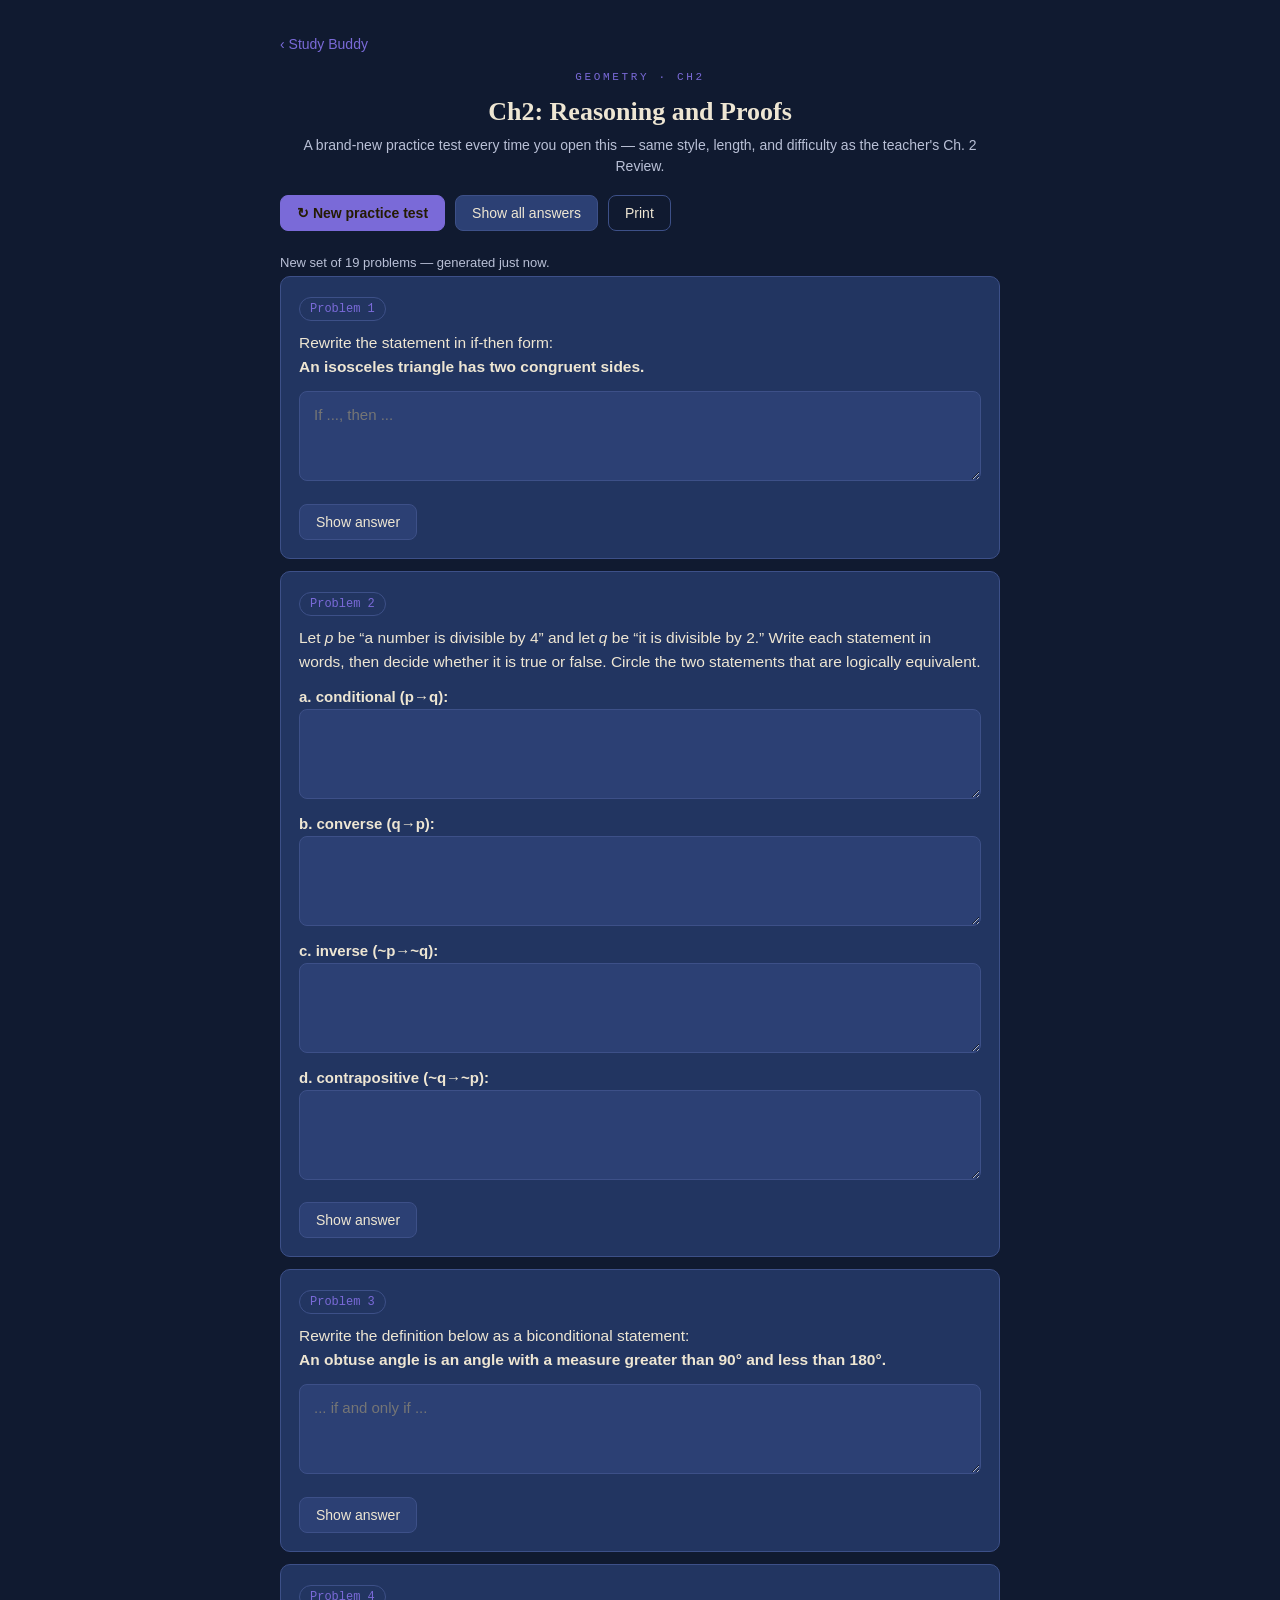
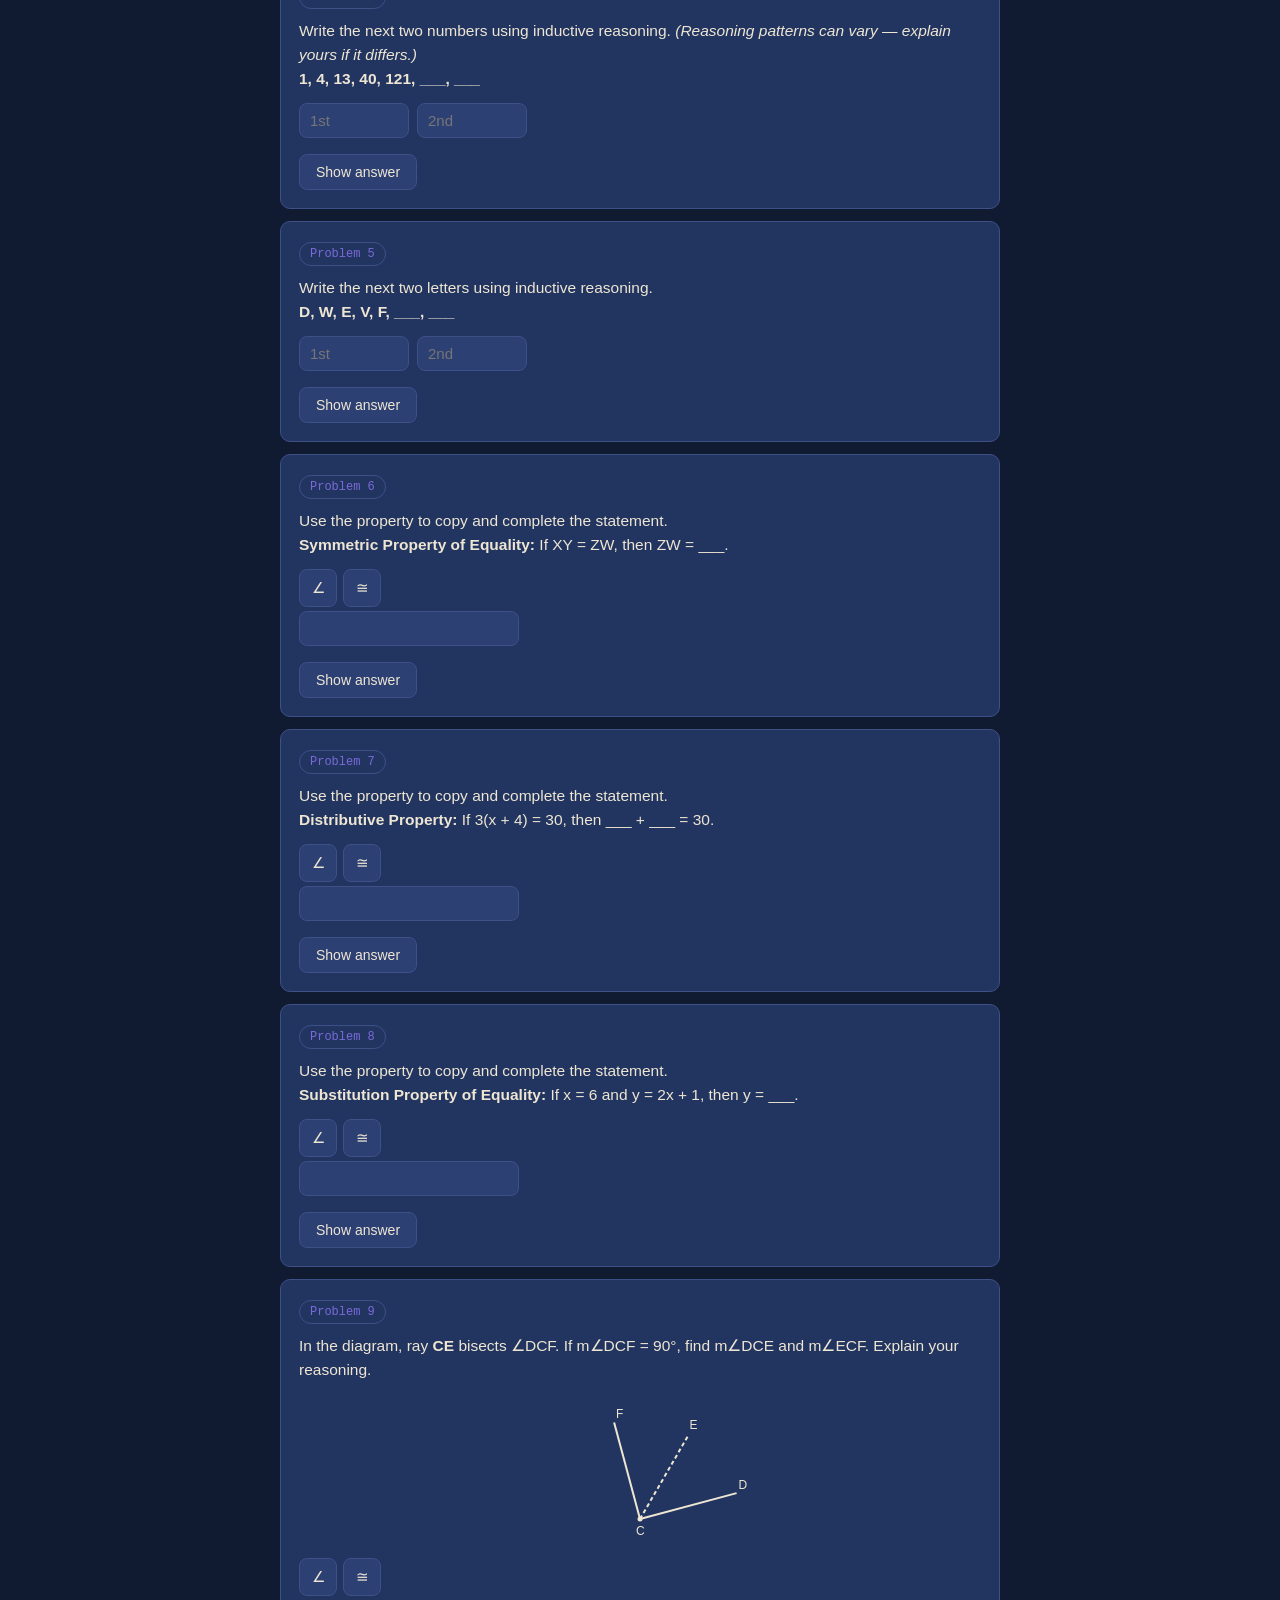
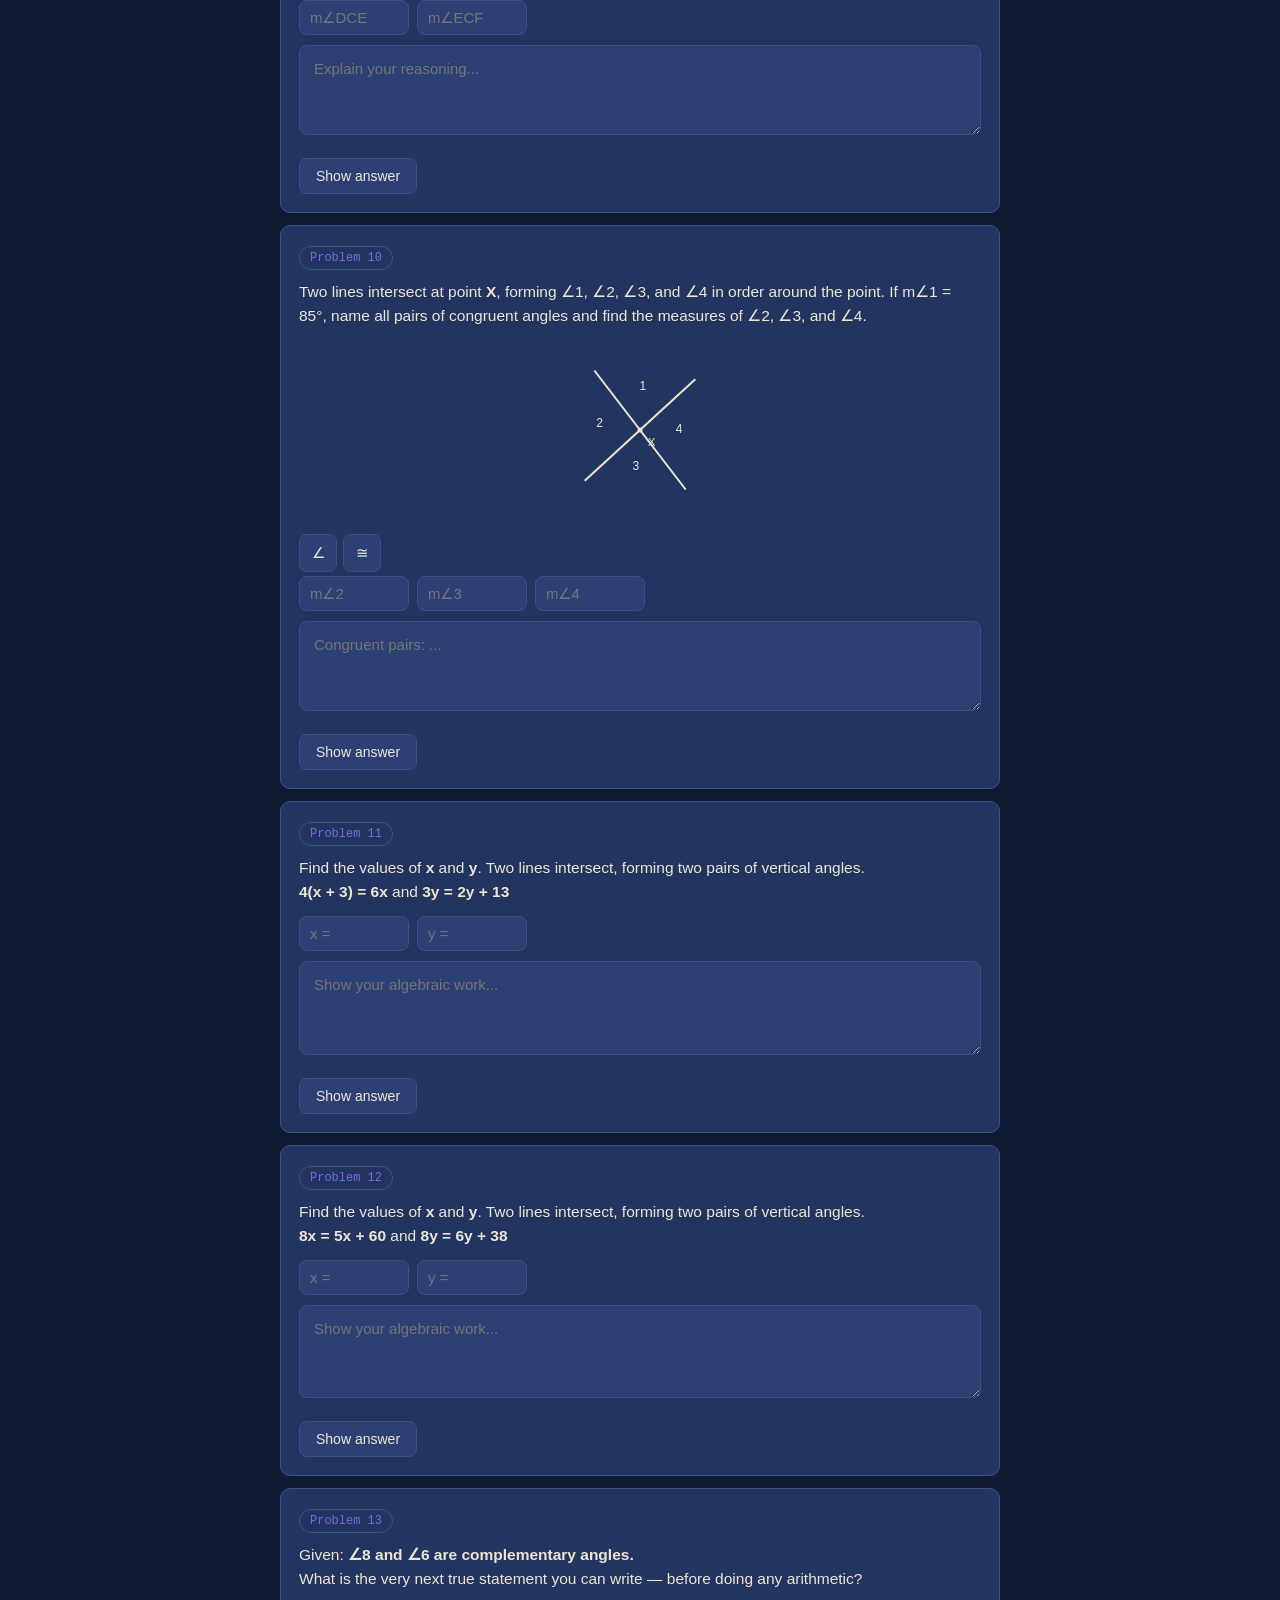
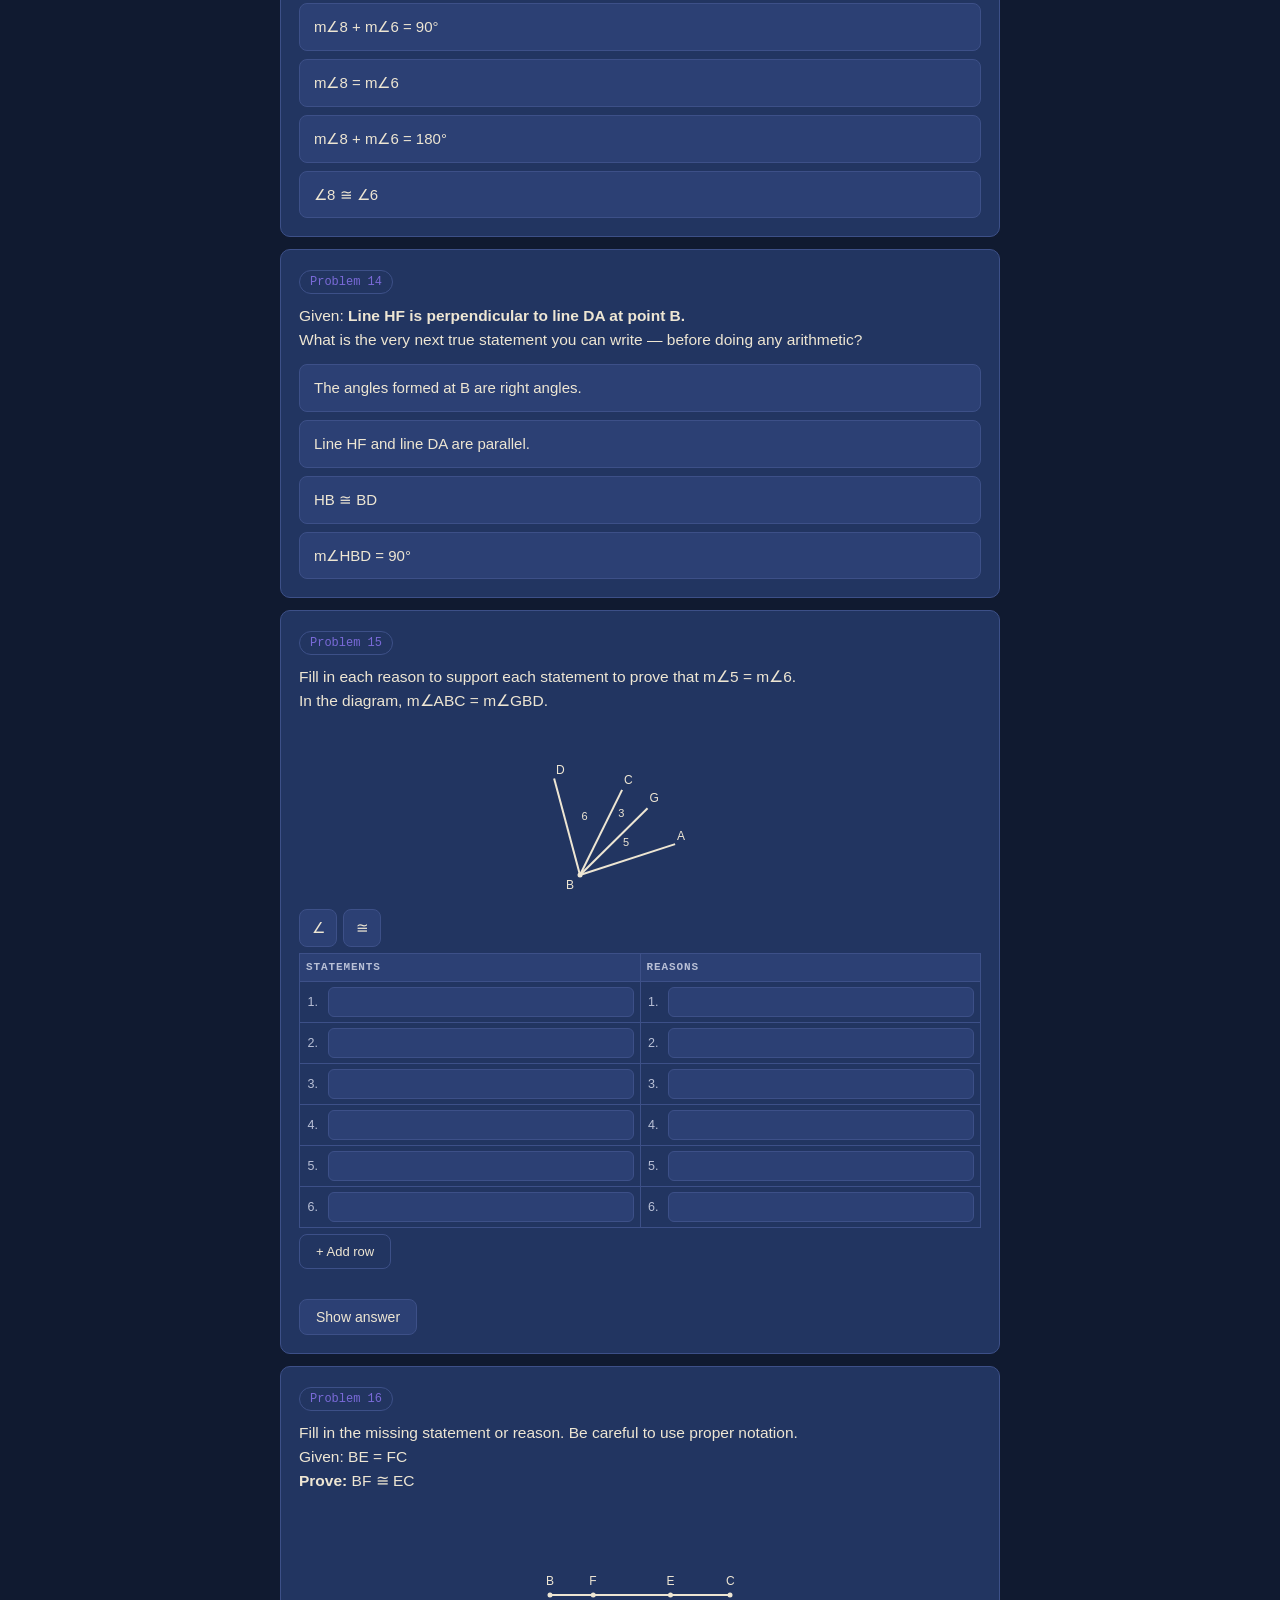
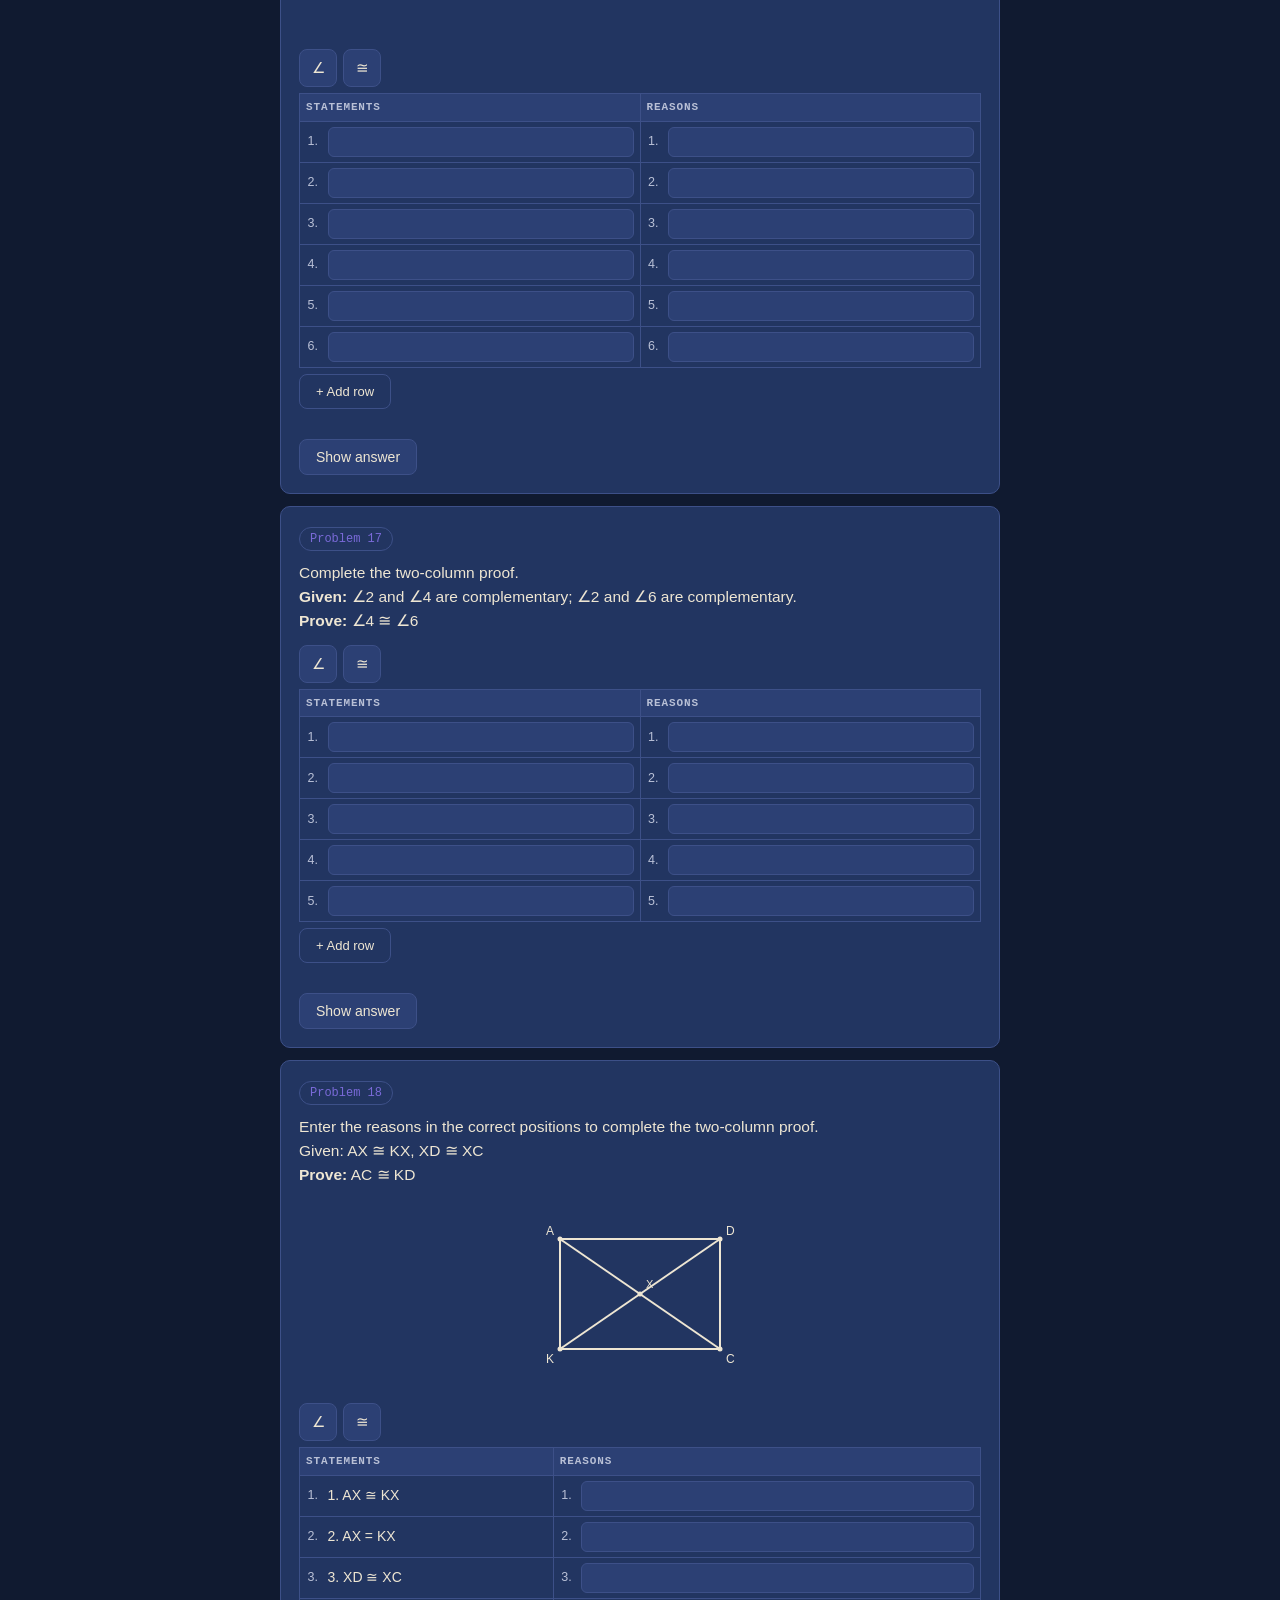
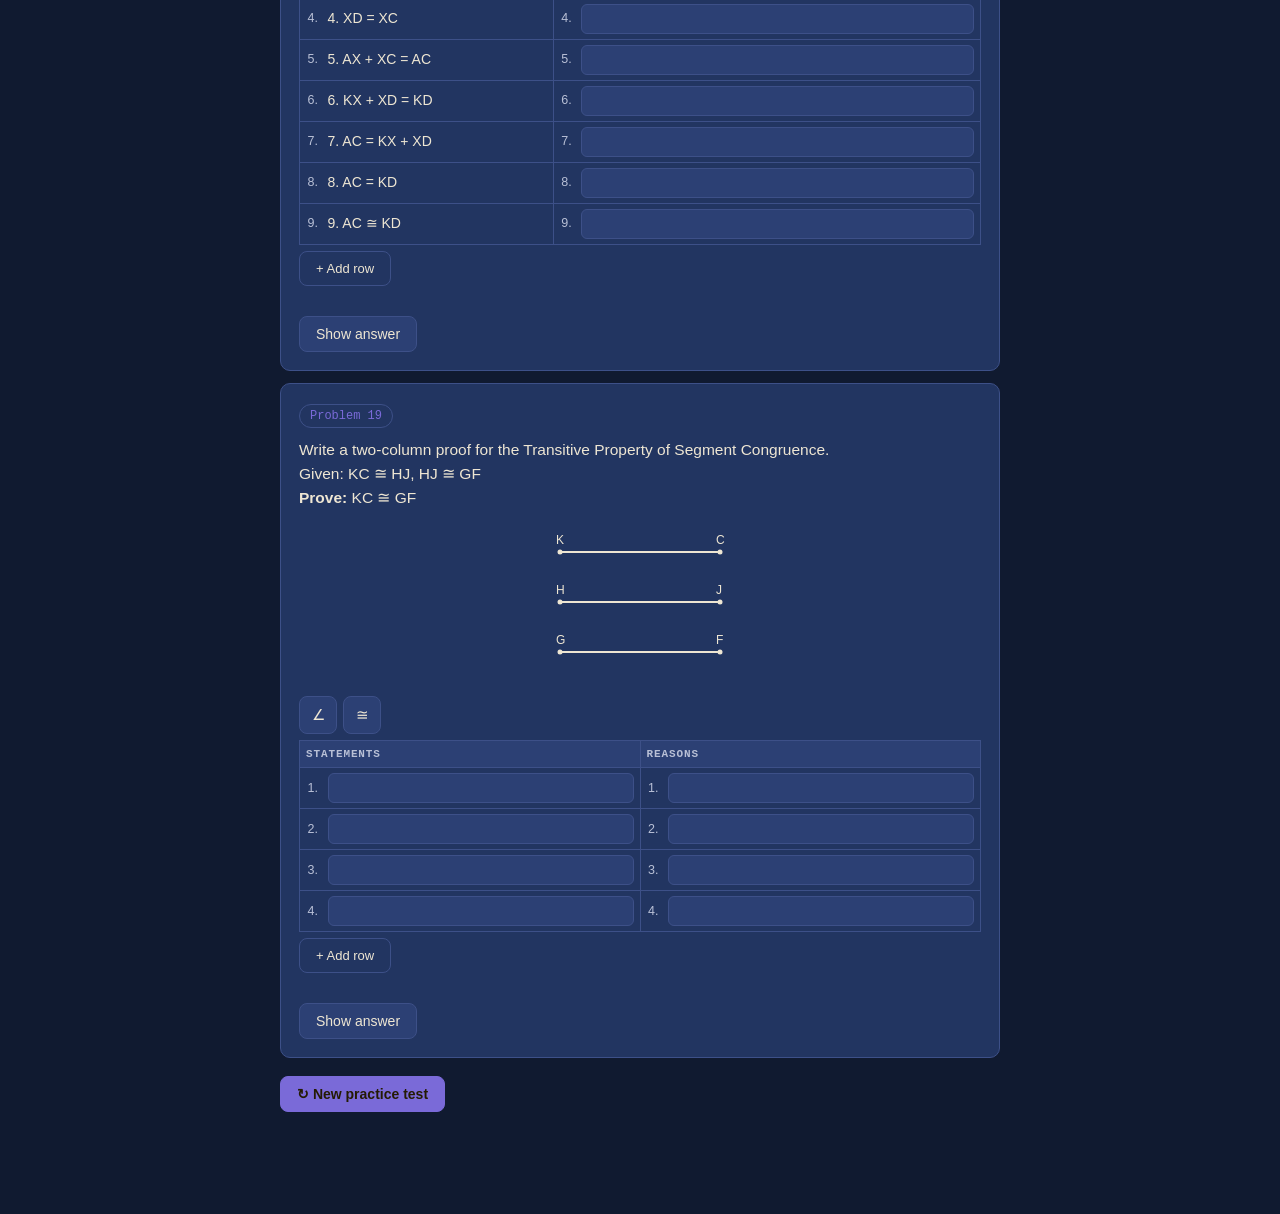
<file: tools/geometry/ch2.html>
<!DOCTYPE html>
<html lang="en">
<head>
<meta charset="utf-8">
<meta name="viewport" content="width=device-width, initial-scale=1">
<title>Ch2: Reasoning and Proofs — Study Tool</title>
<link rel="stylesheet" href="../../assets/study.css">
<style>
  /* Extra styles for this worksheet-style tool (on top of the shared study.css) */
  body{ --accent:#7a6ad8; }
  .toolbar{ display:flex; gap:10px; flex-wrap:wrap; margin:18px 0 22px; }
  .problem{ counter-increment:none; }
  .problem-num{ display:inline-block; font-family:var(--font-mono); font-size:12px; color:var(--accent); border:1px solid var(--rule); border-radius:999px; padding:2px 10px; margin-bottom:10px; }
  .problem-prompt{ font-size:15.5px; line-height:1.55; margin:0 0 12px; }
  .problem-prompt b{ color:var(--ink); }
  .fill-row{ display:flex; flex-wrap:wrap; gap:8px; align-items:center; margin:4px 0 10px; font-size:15px; }
  .fill-input{ font-family:var(--font-body); font-size:15px; padding:8px 10px; border-radius:8px; border:1px solid var(--rule); background:var(--panel-2); color:var(--ink); width:110px; }
  .fill-input.wide{ width:220px; }
  .fill-input:focus{ outline:none; border-color:var(--accent); }
  .diagram-wrap{ display:flex; justify-content:center; margin:6px 0 14px; }
  .diagram-wrap svg{ max-width:100%; height:auto; }
  .reveal-btn{ margin-top:2px; }
  .model-answer{ display:none; }
  .model-answer.show{ display:block; }
  .model-answer ol{ margin:6px 0 0; padding-left:20px; }
  .model-answer li{ margin-bottom:4px; }
  .proof-table{ width:100%; border-collapse:collapse; font-size:14px; margin-top:6px; }
  /* Notation color-coding in revealed answers: blue = measure/equality (m∠, =),
     green = object/congruence (∠, ≅). Chosen for contrast against the model-answer
     box's dark green background (#20402f), not just "any blue/green". */
  .notation-blue{ color:#7cc4ff; font-weight:600; }
  .notation-green{ color:#5ee6a0; font-weight:600; }
  .proof-table th, .proof-table td{ border:1px solid var(--rule); padding:6px 8px; text-align:left; vertical-align:top; }
  .proof-table th{ background:var(--panel-2); font-family:var(--font-mono); font-size:11px; letter-spacing:0.08em; text-transform:uppercase; color:var(--ink-dim); }
  .blank-proof-table{ width:100%; border-collapse:collapse; font-size:14px; margin:6px 0 4px; }
  .add-row-btn{ margin:2px 0 14px; font-size:13px; }
  .blank-proof-table th, .blank-proof-table td{ border:1px solid var(--rule); padding:5px 6px; vertical-align:middle; }
  .blank-proof-table th{ background:var(--panel-2); font-family:var(--font-mono); font-size:11px; letter-spacing:0.08em; text-transform:uppercase; color:var(--ink-dim); text-align:left; }
  .blank-proof-table td.rownum{ width:22px; text-align:center; color:var(--ink-dim); font-size:12.5px; border-right:none; padding-right:2px; }
  .blank-proof-table td.statement{ border-left:none; }
  .blank-proof-table input{ width:100%; font-family:var(--font-body); font-size:14px; padding:6px 8px; border-radius:6px; border:1px solid var(--rule); background:var(--panel-2); color:var(--ink); }
  .blank-proof-table input:focus{ outline:none; border-color:var(--accent); }
  .blank-proof-table td.statement-fixed{ border-left:none; color:var(--ink); font-size:14px; }
  .test-meta{ font-size:13px; color:var(--ink-dim); margin:0 0 4px; }
  @media print{
    .toolbar, .back-link, .reveal-btn{ display:none !important; }
    .model-answer{ display:block !important; }
    body{ background:#fff; color:#000; }
    .card{ border-color:#999; background:#fff; page-break-inside:avoid; }
  }
</style>
</head>
<body>
<main class="page">
  <a class="back-link" href="../../index.html">&lsaquo; Study Buddy</a>
  <div class="masthead">
    <p class="eyebrow">Geometry &middot; Ch2</p>
    <h1>Ch2: Reasoning and Proofs</h1>
    <p class="sub">A brand-new practice test every time you open this &mdash; same style, length, and difficulty as the teacher's Ch. 2 Review.</p>
  </div>

  <div class="toolbar">
    <button class="btn btn-primary" id="newTestBtn">&#8635; New practice test</button>
    <button class="btn" id="toggleAllBtn">Show all answers</button>
    <button class="btn btn-ghost" id="printBtn">Print</button>
  </div>
  <p class="test-meta" id="testMeta"></p>

  <div id="test"></div>

  <div class="toolbar">
    <button class="btn btn-primary" id="newTestBtn2">&#8635; New practice test</button>
  </div>
</main>

<script>
/* =============================================================================
   Ch2 Practice Test Generator — Reasoning and Proofs
   Every open (and every "New practice test" click) builds a fresh, randomized
   set of problems that mirror the shape of the teacher's Ch. 2 Review sheet:
   conditional statements, converse/inverse/contrapositive + truth values,
   two-column proofs, biconditionals, inductive reasoning, algebraic
   properties of equality, and angle relationships (bisectors, vertical
   angles, solving for x/y).

   This tool doesn't use the shared card-based StudyEngine (assets/study-engine.js)
   because the content here isn't flashcard-shaped — it's a generated worksheet
   with diagrams, proofs, and free-response items. Each problem instead gets a
   "Show answer" reveal (a model solution), same self-check spirit as the
   worksheet + answer key.
   ============================================================================= */

function randInt(min, max){ return Math.floor(Math.random() * (max - min + 1)) + min; }
function pick(arr){ return arr[randInt(0, arr.length - 1)]; }
function shuffle(arr){
  const a = arr.slice();
  for (let i = a.length - 1; i > 0; i--){
    const j = randInt(0, i);
    [a[i], a[j]] = [a[j], a[i]];
  }
  return a;
}
function esc(s){
  return String(s).replace(/&/g,'&amp;').replace(/</g,'&lt;').replace(/>/g,'&gt;');
}

/* ---------------------------------------------------------------------------
   1. Conditional statement rewrite (if-then form)
   --------------------------------------------------------------------------- */
const CONDITIONAL_FACTS = [
  { fact: "Congruent angles have equal angle measures.", ifThen: "If two angles are congruent, then they have equal angle measures." },
  { fact: "Congruent segments have equal lengths.", ifThen: "If two segments are congruent, then they have equal lengths." },
  { fact: "Perpendicular lines intersect to form right angles.", ifThen: "If two lines are perpendicular, then they intersect to form right angles." },
  { fact: "Vertical angles are congruent.", ifThen: "If two angles are vertical angles, then they are congruent." },
  { fact: "A right angle measures 90°.", ifThen: "If an angle is a right angle, then it measures 90°." },
  { fact: "An isosceles triangle has two congruent sides.", ifThen: "If a triangle is isosceles, then it has two congruent sides." },
  { fact: "Supplementary angles have measures that sum to 180°.", ifThen: "If two angles are supplementary, then their measures sum to 180°." },
  { fact: "A square has four congruent sides.", ifThen: "If a quadrilateral is a square, then it has four congruent sides." },
  { fact: "Complementary angles have measures that sum to 90°.", ifThen: "If two angles are complementary, then their measures sum to 90°." },
  { fact: "An equilateral triangle has three congruent angles.", ifThen: "If a triangle is equilateral, then it has three congruent angles." }
];

function genProblemConditionalRewrite(n){
  const item = pick(CONDITIONAL_FACTS);
  return {
    number: n,
    prompt: `Rewrite the statement in if-then form:<br><b>${esc(item.fact)}</b>`,
    inputsHtml: `<textarea class="write-area" rows="2" placeholder="If ..., then ..."></textarea>`,
    modelHtml: `<p>${esc(item.ifThen)}</p>`
  };
}

/* ---------------------------------------------------------------------------
   2. Conditional / converse / inverse / contrapositive + truth values +
      logical equivalence
   --------------------------------------------------------------------------- */
const PQ_PAIRS = [
  { p: "it is a poodle", notP: "it is not a poodle", q: "it is a dog", notQ: "it is not a dog" },
  { p: "a shape is a square", notP: "a shape is not a square", q: "it is a rectangle", notQ: "it is not a rectangle" },
  { p: "an animal is a cat", notP: "an animal is not a cat", q: "it is a mammal", notQ: "it is not a mammal" },
  { p: "a number is divisible by 4", notP: "a number is not divisible by 4", q: "it is divisible by 2", notQ: "it is not divisible by 2" },
  { p: "a triangle is equilateral", notP: "a triangle is not equilateral", q: "it is isosceles", notQ: "it is not isosceles" },
  { p: "a bird is a robin", notP: "a bird is not a robin", q: "it is a bird", notQ: "it is not a bird" },
  { p: "a shape is a cube", notP: "a shape is not a cube", q: "it is a rectangular prism", notQ: "it is not a rectangular prism" }
];

function genProblemConditionalFamily(n){
  const pr = pick(PQ_PAIRS);
  const cond = `If ${pr.p}, then ${pr.q}.`;
  const conv = `If ${pr.q}, then ${pr.p}.`;
  const inv  = `If ${pr.notP}, then ${pr.notQ}.`;
  const contra = `If ${pr.notQ}, then ${pr.notP}.`;
  return {
    number: n,
    prompt: `Let <i>p</i> be &ldquo;${esc(pr.p)}&rdquo; and let <i>q</i> be &ldquo;${esc(pr.q)}.&rdquo; Write each statement in words, then decide whether it is true or false. Circle the two statements that are logically equivalent.`,
    inputsHtml: `
      <div class="fill-row" style="display:block;">
        <div style="margin-bottom:8px;"><b>a. conditional (p&rarr;q):</b> <textarea class="write-area" rows="1"></textarea></div>
        <div style="margin-bottom:8px;"><b>b. converse (q&rarr;p):</b> <textarea class="write-area" rows="1"></textarea></div>
        <div style="margin-bottom:8px;"><b>c. inverse (~p&rarr;~q):</b> <textarea class="write-area" rows="1"></textarea></div>
        <div style="margin-bottom:8px;"><b>d. contrapositive (~q&rarr;~p):</b> <textarea class="write-area" rows="1"></textarea></div>
      </div>`,
    modelHtml: `
      <ol type="a">
        <li>${esc(cond)} <b>(True)</b></li>
        <li>${esc(conv)} <b>(False)</b></li>
        <li>${esc(inv)} <b>(False)</b></li>
        <li>${esc(contra)} <b>(True)</b></li>
      </ol>
      <p><b>a</b> and <b>d</b> (the conditional and the contrapositive) are logically equivalent &mdash; a conditional and its contrapositive always share the same truth value.</p>`
  };
}

/* ---------------------------------------------------------------------------
   Shared helpers: a blank fill-in Statements/Reasons table. She starts from a
   clean sheet — the prompt only ever states Given/Prove, never a partial
   answer — and can check her completed proof against the model answer via
   the Show answer button (added by render(), same as every other problem).
   Every table gets a unique id (for the "add row" button to target) and an
   accent-row of symbol buttons (&ang; / &cong;) matching the Spanish tool's
   existing accent-key pattern, so she never has to hunt for these symbols.
   --------------------------------------------------------------------------- */
let PROOF_TABLE_COUNTER = 0;

function proofSymbolRow(){
  return `<div class="accent-row">
    <button type="button" class="accent-key" data-symbol="&ang;" title="Insert angle symbol">&ang;</button>
    <button type="button" class="accent-key" data-symbol="&cong;" title="Insert congruent symbol">&cong;</button>
  </div>`;
}

function proofRowHtml(i){
  return `<tr>
    <td class="rownum">${i}.</td>
    <td class="statement"><input type="text" aria-label="Statement ${i}"></td>
    <td class="rownum">${i}.</td>
    <td class="statement"><input type="text" aria-label="Reason ${i}"></td>
  </tr>`;
}

function blankProofTable(rows){
  const tableId = 'proof-table-' + (++PROOF_TABLE_COUNTER);
  let rowsHtml = '';
  for (let i = 1; i <= rows; i++){
    rowsHtml += proofRowHtml(i);
  }
  return `${proofSymbolRow()}
  <table class="blank-proof-table" id="${tableId}">
    <tr><th colspan="2">Statements</th><th colspan="2">Reasons</th></tr>
    ${rowsHtml}
  </table>
  <button type="button" class="btn btn-ghost add-row-btn" data-table="${tableId}">+ Add row</button>`;
}

/* ---------------------------------------------------------------------------
   Shared helper: a "reasons-only" proof table — the statements are already
   filled in (read-only), and she only has to supply the reason for each
   step. This mirrors the "enter the reasons in the correct positions" style
   worksheet, a different (and slightly easier) skill than writing the whole
   proof from scratch: recognizing *why* each step follows, given the *what*.
   --------------------------------------------------------------------------- */
function reasonsOnlyProofTable(statements){
  const tableId = 'proof-table-' + (++PROOF_TABLE_COUNTER);
  let rowsHtml = '';
  statements.forEach((s, i) => {
    rowsHtml += `<tr>
      <td class="rownum">${i+1}.</td>
      <td class="statement-fixed">${s}</td>
      <td class="rownum">${i+1}.</td>
      <td class="statement"><input type="text" aria-label="Reason ${i+1}"></td>
    </tr>`;
  });
  return `${proofSymbolRow()}
  <table class="blank-proof-table" id="${tableId}">
    <tr><th colspan="2">Statements</th><th colspan="2">Reasons</th></tr>
    ${rowsHtml}
  </table>
  <button type="button" class="btn btn-ghost add-row-btn" data-table="${tableId}">+ Add row</button>`;
}

/* ---------------------------------------------------------------------------
   3. Two-column proof — angle addition + substitution
   --------------------------------------------------------------------------- */
function genProblemAngleAdditionProof(n){
  const total = pick([90, 120, 135, 150, 180]);
  return {
    number: n,
    prompt: `Decide whether the statement about the diagram is true: <b>m&ang;PSR = ${total}&deg;</b> means <b>m&ang;1 + m&ang;2 = ${total}&deg;</b>. Explain using deductive reasoning (write a two-column proof).`,
    inputsHtml: diagramTwoRayAngle(total) + blankProofTable(3),
    modelHtml: `
      <table class="proof-table">
        <tr><th>Statements</th><th>Reasons</th></tr>
        <tr><td>1. m&ang;PSR = ${total}&deg;</td><td>1. Given</td></tr>
        <tr><td>2. m&ang;1 + m&ang;2 = m&ang;PSR</td><td>2. Angle Addition Postulate</td></tr>
        <tr><td>3. m&ang;1 + m&ang;2 = ${total}&deg;</td><td>3. Substitution</td></tr>
      </table>`
  };
}

function diagramTwoRayAngle(total){
  // Standard math convention: angle measured counter-clockwise from the
  // positive x-axis; screen y is flipped since SVG y grows downward.
  // Vertex sits low-center; the baseline ray (R) points right-ish and the
  // fan sweeps counter-clockwise (upward) by `total` degrees, always
  // staying within the visible box regardless of how big `total` is.
  const ox = 130, oy = 125, r = 100;
  const baseDeg = 15; // R's screen angle
  const midDeg = randInt(30, total - 30);
  function pt(sweepDeg, radius){
    const rad = (baseDeg + sweepDeg) * Math.PI / 180;
    return [ox + radius * Math.cos(rad), oy - radius * Math.sin(rad)];
  }
  const [rx, ry] = pt(0, 100);
  const [qx, qy] = pt(midDeg, 95);
  const [px, py] = pt(total, 100);
  const [l1x, l1y] = pt(midDeg/2, 40);
  const [l2x, l2y] = pt(midDeg + (total-midDeg)/2, 40);
  return `<div class="diagram-wrap"><svg viewBox="0 0 260 150" width="260" height="150">
    <line x1="${ox}" y1="${oy}" x2="${rx}" y2="${ry}" stroke="currentColor" stroke-width="2"/>
    <line x1="${ox}" y1="${oy}" x2="${qx}" y2="${qy}" stroke="currentColor" stroke-width="2"/>
    <line x1="${ox}" y1="${oy}" x2="${px}" y2="${py}" stroke="currentColor" stroke-width="2"/>
    <circle cx="${ox}" cy="${oy}" r="2.5" fill="currentColor"/>
    <text x="${rx+4}" y="${ry+4}" font-size="12" fill="currentColor">R</text>
    <text x="${qx+2}" y="${qy-8}" font-size="12" fill="currentColor">Q</text>
    <text x="${px-4}" y="${py-8}" font-size="12" fill="currentColor">P</text>
    <text x="${ox-4}" y="${oy+16}" font-size="12" fill="currentColor">S</text>
    <text x="${l1x-4}" y="${l1y}" font-size="11" fill="currentColor">1</text>
    <text x="${l2x-4}" y="${l2y}" font-size="11" fill="currentColor">2</text>
  </svg></div>`;
}

/* ---------------------------------------------------------------------------
   4. Biconditional statement from a definition
   --------------------------------------------------------------------------- */
const DEFINITIONS = [
  { term: "an obtuse angle", def: "an angle with a measure greater than 90° and less than 180°", bicond: "An angle is obtuse if and only if its measure is greater than 90° and less than 180°." },
  { term: "an acute angle", def: "an angle with a measure greater than 0° and less than 90°", bicond: "An angle is acute if and only if its measure is greater than 0° and less than 90°." },
  { term: "a right angle", def: "an angle that measures exactly 90°", bicond: "An angle is a right angle if and only if it measures exactly 90°." },
  { term: "complementary angles", def: "two angles whose measures sum to 90°", bicond: "Two angles are complementary if and only if their measures sum to 90°." },
  { term: "supplementary angles", def: "two angles whose measures sum to 180°", bicond: "Two angles are supplementary if and only if their measures sum to 180°." },
  { term: "perpendicular lines", def: "two lines that intersect to form a right angle", bicond: "Two lines are perpendicular if and only if they intersect to form a right angle." },
  { term: "congruent segments", def: "two segments that have the same length", bicond: "Two segments are congruent if and only if they have the same length." }
];

function genProblemBiconditional(n){
  const item = pick(DEFINITIONS);
  return {
    number: n,
    prompt: `Rewrite the definition below as a biconditional statement:<br><b>${esc(item.term[0].toUpperCase() + item.term.slice(1))} ${item.term.startsWith('an') || item.term.startsWith('a ') ? 'is' : 'are'} ${esc(item.def)}.</b>`,
    inputsHtml: `<textarea class="write-area" rows="2" placeholder="... if and only if ..."></textarea>`,
    modelHtml: `<p>${esc(item.bicond)}</p>`
  };
}

/* ---------------------------------------------------------------------------
   5. Inductive reasoning — number pattern
   --------------------------------------------------------------------------- */
function genProblemNumberPattern(n){
  const style = pick(['double-plus', 'arith']);
  let shown, next, rule;
  if (style === 'double-plus'){
    const a0 = randInt(1, 4), mult = pick([2, 3]), add = pick([0, 1, 2]);
    const terms = [a0];
    for (let i = 0; i < 6; i++) terms.push(terms[terms.length - 1] * mult + add);
    shown = terms.slice(0, 5); next = terms.slice(5, 7);
    rule = `Each number is ${mult}&times; the previous number${add ? ' plus ' + add : ''}.`;
  } else {
    const a0 = randInt(1, 10), d = randInt(2, 9);
    const terms = [];
    for (let i = 0; i < 7; i++) terms.push(a0 + d * i);
    shown = terms.slice(0, 5); next = terms.slice(5, 7);
    rule = `Add ${d} each time.`;
  }
  return {
    number: n,
    prompt: `Write the next two numbers using inductive reasoning. <i>(Reasoning patterns can vary — explain yours if it differs.)</i><br><b>${shown.join(', ')}, ___, ___</b>`,
    inputsHtml: `<div class="fill-row"><input class="fill-input" placeholder="1st"><input class="fill-input" placeholder="2nd"></div>`,
    modelHtml: `<p><b>${next[0]}, ${next[1]}</b> &mdash; ${rule}</p>`
  };
}

/* ---------------------------------------------------------------------------
   6. Inductive reasoning — letter pattern
   --------------------------------------------------------------------------- */
function genProblemLetterPattern(n){
  const offset = randInt(0, 3);
  const seq = [];
  let f = offset, b = 25 - offset;
  for (let i = 0; i < 4; i++){
    seq.push(String.fromCharCode(65 + f));
    seq.push(String.fromCharCode(65 + b));
    f += 1; b -= 1;
  }
  const shown = seq.slice(0, 5), next = seq.slice(5, 7);
  return {
    number: n,
    prompt: `Write the next two letters using inductive reasoning.<br><b>${shown.join(', ')}, ___, ___</b>`,
    inputsHtml: `<div class="fill-row"><input class="fill-input" placeholder="1st"><input class="fill-input" placeholder="2nd"></div>`,
    modelHtml: `<p><b>${next[0]}, ${next[1]}</b> &mdash; alternating letters counting in from the start and end of the alphabet.</p>`
  };
}

/* ---------------------------------------------------------------------------
   7-9. Properties of equality — copy and complete
   --------------------------------------------------------------------------- */
function genProperty(kind){
  if (kind === 'addition'){
    const a = randInt(20, 80);
    return { name: 'Addition Property of Equality', prompt: `If m&ang;J = ${a}&deg;, then m&ang;J + m&ang;K = ___.`, answer: `${a} + m&ang;K` };
  }
  if (kind === 'reflexive'){
    const n = pick(['GH','PQ','ST','MN','AB','CD']);
    return { name: 'Reflexive Property of Equality', prompt: `${n} = ___.`, answer: n };
  }
  if (kind === 'distributive'){
    const a = randInt(2,9), b = randInt(2,12);
    return { name: 'Distributive Property', prompt: `If ${a}(x + ${b}) = 30, then ___ + ___ = 30.`, answer: `${a}x + ${a*b}` };
  }
  if (kind === 'symmetric'){
    const pairs = [['AB','CD'], ['PQ','RS'], ['XY','ZW']];
    const [l, r] = pick(pairs);
    return { name: 'Symmetric Property of Equality', prompt: `If ${l} = ${r}, then ${r} = ___.`, answer: l };
  }
  if (kind === 'transitive'){
    const trip = pick([['AB','CD','EF'], ['PQ','RS','TU'], ['GH','JK','LM']]);
    return { name: 'Transitive Property of Equality', prompt: `If ${trip[0]} = ${trip[1]} and ${trip[1]} = ${trip[2]}, then ${trip[0]} = ___.`, answer: trip[2] };
  }
  if (kind === 'substitution'){
    const a = randInt(2,9);
    return { name: 'Substitution Property of Equality', prompt: `If x = ${a} and y = 2x + 1, then y = ___.`, answer: `${2*a+1}` };
  }
}

function genProblemProperty(n, kind){
  const p = genProperty(kind);
  return {
    number: n,
    prompt: `Use the property to copy and complete the statement.<br><b>${p.name}:</b> ${p.prompt}`,
    inputsHtml: proofSymbolRow() + `<div class="fill-row"><input class="fill-input wide"></div>`,
    modelHtml: `<p><b>${p.answer}</b></p>`
  };
}

/* ---------------------------------------------------------------------------
   10. Angle bisector
   --------------------------------------------------------------------------- */
function genProblemBisector(n){
  const total = randInt(6, 18) * 10; // multiple of 10, keeps the half clean-ish
  const half = total / 2;
  return {
    number: n,
    prompt: `In the diagram, ray <b>CE</b> bisects &ang;DCF. If m&ang;DCF = ${total}&deg;, find m&ang;DCE and m&ang;ECF. Explain your reasoning.`,
    inputsHtml: diagramBisector(total) + proofSymbolRow() + `<div class="fill-row"><input class="fill-input" placeholder="m∠DCE"><input class="fill-input" placeholder="m∠ECF"></div><textarea class="write-area" rows="2" placeholder="Explain your reasoning..."></textarea>`,
    modelHtml: `<p>m&ang;DCE = m&ang;ECF = <b>${half}&deg;</b> &mdash; a bisector splits an angle into two congruent halves, so each half is ${total}&deg; &divide; 2 = ${half}&deg;.</p>`
  };
}

function diagramBisector(total){
  const ox = 130, oy = 125, r = 100;
  const baseDeg = 15; // D's screen angle; fan sweeps counter-clockwise by `total`
  function pt(sweepDeg, radius){
    const rad = (baseDeg + sweepDeg) * Math.PI / 180;
    return [ox + radius * Math.cos(rad), oy - radius * Math.sin(rad)];
  }
  const [dx, dy] = pt(0, 100);
  const [ex, ey] = pt(total/2, 95);
  const [fx, fy] = pt(total, 100);
  return `<div class="diagram-wrap"><svg viewBox="0 0 260 150" width="260" height="150">
    <line x1="${ox}" y1="${oy}" x2="${dx}" y2="${dy}" stroke="currentColor" stroke-width="2"/>
    <line x1="${ox}" y1="${oy}" x2="${ex}" y2="${ey}" stroke="currentColor" stroke-width="2" stroke-dasharray="4 3"/>
    <line x1="${ox}" y1="${oy}" x2="${fx}" y2="${fy}" stroke="currentColor" stroke-width="2"/>
    <circle cx="${ox}" cy="${oy}" r="2.5" fill="currentColor"/>
    <text x="${dx+2}" y="${dy-4}" font-size="12" fill="currentColor">D</text>
    <text x="${ex+2}" y="${ey-8}" font-size="12" fill="currentColor">E</text>
    <text x="${fx+2}" y="${fy-4}" font-size="12" fill="currentColor">F</text>
    <text x="${ox-4}" y="${oy+16}" font-size="12" fill="currentColor">C</text>
  </svg></div>`;
}

/* ---------------------------------------------------------------------------
   11. Intersecting lines — congruent angles + measures
   --------------------------------------------------------------------------- */
function genProblemVerticalAngles(n){
  const a1 = randInt(2, 17) * 5; // multiple of 5, under 180
  const a2 = 180 - a1;
  return {
    number: n,
    prompt: `Two lines intersect at point <b>X</b>, forming &ang;1, &ang;2, &ang;3, and &ang;4 in order around the point. If m&ang;1 = ${a1}&deg;, name all pairs of congruent angles and find the measures of &ang;2, &ang;3, and &ang;4.`,
    inputsHtml: diagramXIntersection(a1) + proofSymbolRow() + `<div class="fill-row"><input class="fill-input" placeholder="m∠2"><input class="fill-input" placeholder="m∠3"><input class="fill-input" placeholder="m∠4"></div><textarea class="write-area" rows="2" placeholder="Congruent pairs: ..."></textarea>`,
    modelHtml: `<p>&ang;1 &cong; &ang;3 and &ang;2 &cong; &ang;4 (vertical angles). m&ang;2 = m&ang;4 = <b>${a2}&deg;</b> (linear pair with &ang;1, so they sum to 180&deg;). m&ang;3 = <b>${a1}&deg;</b> (vertical angle with &ang;1).</p>`
  };
}

function diagramXIntersection(a1){
  const cx = 130, cy = 90, r = 75;
  const angles = [ (90 - a1/2), (90 - a1/2 - 180) ]; // one line's two directions
  // Build two lines: line A at angle (a1/2 above horizontal on both sides), line B perpendicular-ish crossing
  const halfDeg = a1 / 2;
  function pt(deg, radius){
    const rad = deg * Math.PI / 180;
    return [cx + radius * Math.cos(rad), cy - radius * Math.sin(rad)];
  }
  const [x1,y1] = pt(halfDeg, r);
  const [x2,y2] = pt(halfDeg + 180, r);
  const [x3,y3] = pt(halfDeg + a1, r);
  const [x4,y4] = pt(halfDeg + a1 + 180, r);
  // label positions (mid-angle, smaller radius)
  const lab1 = pt(halfDeg + a1/2, 40);
  const lab2 = pt(halfDeg + a1 + (180-a1)/2, 40);
  const lab3 = pt(halfDeg + 180 + a1/2, 40);
  const lab4 = pt(halfDeg + a1 + 180 + (180-a1)/2, 40);
  return `<div class="diagram-wrap"><svg viewBox="0 0 260 180" width="260" height="180">
    <line x1="${x1}" y1="${y1}" x2="${x2}" y2="${y2}" stroke="currentColor" stroke-width="2"/>
    <line x1="${x3}" y1="${y3}" x2="${x4}" y2="${y4}" stroke="currentColor" stroke-width="2"/>
    <circle cx="${cx}" cy="${cy}" r="2.5" fill="currentColor"/>
    <text x="${lab1[0]-4}" y="${lab1[1]}" font-size="12" fill="currentColor">1</text>
    <text x="${lab2[0]-4}" y="${lab2[1]}" font-size="12" fill="currentColor">2</text>
    <text x="${lab3[0]-4}" y="${lab3[1]}" font-size="12" fill="currentColor">3</text>
    <text x="${lab4[0]-4}" y="${lab4[1]}" font-size="12" fill="currentColor">4</text>
    <text x="${cx+8}" y="${cy+16}" font-size="11" fill="currentColor">X</text>
  </svg></div>`;
}

/* ---------------------------------------------------------------------------
   12-13. Solve for x and y (vertical-angle equations), reverse-engineered
   so the numbers always work out clean.
   --------------------------------------------------------------------------- */
function genLinearVsLinear(varName){
  const target = randInt(3, 20);
  let a = randInt(2, 9), c = randInt(2, 9);
  while (c === a) c = randInt(2, 9);
  let d = (a - c) * target;
  let tries = 0;
  while (d === 0 && tries < 10){ c = randInt(2, 9); if (c !== a) d = (a - c) * target; tries++; }
  const dStr = d > 0 ? ` + ${d}` : d < 0 ? ` - ${Math.abs(d)}` : '';
  return { left: `${a}${varName}`, right: `${c}${varName}${dStr}`, target,
           steps: [`${a}${varName} = ${c}${varName}${dStr}`, `${a-c}${varName} = ${d}`, `${varName} = ${target}`] };
}
function genDistributiveVsLinear(varName){
  const target = randInt(2, 15);
  const k = randInt(2, 6), p = randInt(1, 9);
  let m = randInt(2, 9);
  while (m === k) m = randInt(2, 9);
  const n = k * (target + p) - m * target;
  const nStr = n > 0 ? ` + ${n}` : n < 0 ? ` - ${Math.abs(n)}` : '';
  return { left: `${k}(${varName} + ${p})`, right: `${m}${varName}${nStr}`, target,
           steps: [`${k}${varName} + ${k*p} = ${m}${varName}${nStr}`, `${k-m}${varName} = ${n - k*p}`, `${varName} = ${target}`] };
}

function genProblemSolveXY(n, style){
  const xEq = style === 'distributive' ? genDistributiveVsLinear('x') : genLinearVsLinear('x');
  const yEq = genLinearVsLinear('y');
  return {
    number: n,
    prompt: `Find the values of <b>x</b> and <b>y</b>. Two lines intersect, forming two pairs of vertical angles.<br><b>${xEq.left} = ${xEq.right}</b> and <b>${yEq.left} = ${yEq.right}</b>`,
    inputsHtml: `<div class="fill-row"><input class="fill-input" placeholder="x ="><input class="fill-input" placeholder="y ="></div><textarea class="write-area" rows="3" placeholder="Show your algebraic work..."></textarea>`,
    modelHtml: `
      <p><b>x = ${xEq.target}</b><br>${xEq.steps.join('<br>')}</p>
      <p style="margin-top:8px;"><b>y = ${yEq.target}</b><br>${yEq.steps.join('<br>')}</p>`
  };
}

/* ---------------------------------------------------------------------------
   14. Two-column proof — a named theorem (Congruent Supplements / Complements
   / Vertical Angles), with randomized angle labels each time.
   --------------------------------------------------------------------------- */
function genProblemNamedTheoremProof(n){
  const labels = shuffle([1,2,3,4,5,6]).slice(0,3);
  const [a, b, c] = labels;
  const kind = pick(['supplements', 'complements']);
  const word = kind === 'supplements' ? 'supplementary' : 'complementary';
  const sum = kind === 'supplements' ? 180 : 90;
  return {
    number: n,
    prompt: `Complete the two-column proof.<br><b>Given:</b> &ang;${a} and &ang;${b} are ${word}; &ang;${a} and &ang;${c} are ${word}.<br><b>Prove:</b> &ang;${b} &cong; &ang;${c}`,
    inputsHtml: blankProofTable(5),
    modelHtml: `
      <table class="proof-table">
        <tr><th>Statements</th><th>Reasons</th></tr>
        <tr><td>1. &ang;${a} and &ang;${b} are ${word}. &ang;${a} and &ang;${c} are ${word}.</td><td>1. Given</td></tr>
        <tr><td>2. m&ang;${a} + m&ang;${b} = ${sum}&deg;, m&ang;${a} + m&ang;${c} = ${sum}&deg;</td><td>2. Definition of ${word} angles</td></tr>
        <tr><td>3. m&ang;${a} + m&ang;${b} = m&ang;${a} + m&ang;${c}</td><td>3. Transitive Property of Equality</td></tr>
        <tr><td>4. m&ang;${b} = m&ang;${c}</td><td>4. Subtraction Property of Equality</td></tr>
        <tr><td>5. &ang;${b} &cong; &ang;${c}</td><td>5. Definition of congruent angles</td></tr>
      </table>`
  };
}

/* ---------------------------------------------------------------------------
   15. Two-column proof — linear pair / exterior angle, with substitution
   and reflexive + subtraction properties (this is the multi-property proof
   pattern students tend to find hardest).
   --------------------------------------------------------------------------- */
function genProblemLinearPairProof(n){
  const [nExt, nInt, nL] = shuffle([1,2,3,4,5,6,7,8,9]).slice(0,3);
  return {
    number: n,
    prompt: `Given: &ang;${nExt} and &ang;${nInt} are a linear pair; m&ang;${nExt} + m&ang;${nL} = 180&deg;.<br><b>Prove:</b> m&ang;${nInt} = m&ang;${nL}`,
    inputsHtml: diagramLinearPairTriangle(nExt, nInt, nL) + blankProofTable(7),
    modelHtml: `
      <table class="proof-table">
        <tr><th>Statements</th><th>Reasons</th></tr>
        <tr><td>1. &ang;${nExt} and &ang;${nInt} are a linear pair</td><td>1. Given</td></tr>
        <tr><td>2. &ang;${nExt} and &ang;${nInt} are supplementary angles</td><td>2. Definition of linear pairs</td></tr>
        <tr><td>3. m&ang;${nExt} + m&ang;${nInt} = 180&deg;</td><td>3. Definition of supplementary angles</td></tr>
        <tr><td>4. m&ang;${nExt} + m&ang;${nL} = 180&deg;</td><td>4. Given</td></tr>
        <tr><td>5. m&ang;${nExt} + m&ang;${nInt} = m&ang;${nExt} + m&ang;${nL}</td><td>5. Substitution</td></tr>
        <tr><td>6. m&ang;${nExt} = m&ang;${nExt}</td><td>6. Reflexive Property of Equality</td></tr>
        <tr><td>7. m&ang;${nInt} = m&ang;${nL}</td><td>7. Subtraction Property of Equality</td></tr>
      </table>`
  };
}

/* ---------------------------------------------------------------------------
   Shared helper: place an angle-number label so it unambiguously sits inside
   the wedge at `vertex` between the rays toward `towardA` and `towardB` —
   i.e. hugging the correct vertex, on the correct side, never drifting
   toward some other point in the diagram (a label like "1" is only clear
   if it's obviously anchored to one vertex's wedge, not floating near a
   different vertex or crossing point).
   --------------------------------------------------------------------------- */
function angleLabelPos(vertex, towardA, towardB, radius){
  function unit(from, to){
    const dx = to[0] - from[0], dy = to[1] - from[1];
    const len = Math.hypot(dx, dy) || 1;
    return [dx / len, dy / len];
  }
  const uA = unit(vertex, towardA), uB = unit(vertex, towardB);
  let ux = uA[0] + uB[0], uy = uA[1] + uB[1];
  const ulen = Math.hypot(ux, uy) || 1;
  ux /= ulen; uy /= ulen;
  return [vertex[0] + ux * radius, vertex[1] + uy * radius];
}

function diagramLinearPairTriangle(nExt, nInt, nL){
  const flip = Math.random() < 0.5;
  const apexX = randInt(140, 170);
  const mirror = (p) => flip ? [260 - p[0], p[1]] : p;
  const J = mirror([100, 125]), L = mirror([210, 125]), K = mirror([apexX, 40]), Jext = mirror([30, 125]);
  const [extX, extY] = angleLabelPos(J, Jext, K, 26);
  const [intX, intY] = angleLabelPos(J, K, L, 24);
  const [lX, lY] = angleLabelPos(L, K, J, 26);
  return `<div class="diagram-wrap"><svg viewBox="0 0 260 150" width="260" height="150">
    <line x1="${Jext[0]}" y1="${Jext[1]}" x2="${L[0]}" y2="${L[1]}" stroke="currentColor" stroke-width="2"/>
    <line x1="${J[0]}" y1="${J[1]}" x2="${K[0]}" y2="${K[1]}" stroke="currentColor" stroke-width="2"/>
    <line x1="${L[0]}" y1="${L[1]}" x2="${K[0]}" y2="${K[1]}" stroke="currentColor" stroke-width="2"/>
    <polyline points="${Jext[0]+(flip?-11:11)},${Jext[1]-6} ${Jext[0]},${Jext[1]} ${Jext[0]+(flip?-11:11)},${Jext[1]+6}" fill="none" stroke="currentColor" stroke-width="2"/>
    <circle cx="${J[0]}" cy="${J[1]}" r="2.5" fill="currentColor"/>
    <circle cx="${L[0]}" cy="${L[1]}" r="2.5" fill="currentColor"/>
    <circle cx="${K[0]}" cy="${K[1]}" r="2.5" fill="currentColor"/>
    <text x="${K[0]-4}" y="${K[1]-8}" font-size="12" fill="currentColor">K</text>
    <text x="${J[0]-8}" y="${J[1]+16}" font-size="12" fill="currentColor">J</text>
    <text x="${L[0]-2}" y="${L[1]+16}" font-size="12" fill="currentColor">L</text>
    <text x="${extX-4}" y="${extY}" font-size="12" fill="currentColor">${nExt}</text>
    <text x="${intX-4}" y="${intY}" font-size="12" fill="currentColor">${nInt}</text>
    <text x="${lX-4}" y="${lY}" font-size="12" fill="currentColor">${nL}</text>
  </svg></div>`;
}

/* ---------------------------------------------------------------------------
   16. Two-column proof — triangle with two cevians, separated givens +
   Angle Addition Postulate + substitution + subtraction.
   --------------------------------------------------------------------------- */
function genProblemTriangleCevianProof(n){
  const [n1, n2, n3, n4] = shuffle([1,2,3,4,5,6,7,8]).slice(0,4);
  const [vS, vR, vT] = shuffle(['S','X','M','J','K','A','D','G']).slice(0,3);
  return {
    number: n,
    prompt: `(Separate the givens into two different steps — the second given is used later in the proof.)<br>Given: m&ang;${vS}${vR}${vT} = m&ang;${vS}${vT}${vR}; m&ang;${n3} = m&ang;${n4}.<br><b>Prove:</b> m&ang;${n1} = m&ang;${n2}`,
    inputsHtml: diagramTriangleCevians(vS, vR, vT, n1, n2, n3, n4) + blankProofTable(6),
    modelHtml: `
      <table class="proof-table">
        <tr><th>Statements</th><th>Reasons</th></tr>
        <tr><td>1. m&ang;${vS}${vR}${vT} = m&ang;${vS}${vT}${vR}</td><td>1. Given</td></tr>
        <tr><td>2. m&ang;${n3} + m&ang;${n1} = m&ang;${vS}${vR}${vT}</td><td>2. Angle Addition Postulate</td></tr>
        <tr><td>3. m&ang;${n4} + m&ang;${n2} = m&ang;${vS}${vT}${vR}</td><td>3. Angle Addition Postulate</td></tr>
        <tr><td>4. m&ang;${n3} + m&ang;${n1} = m&ang;${n4} + m&ang;${n2}</td><td>4. Substitution</td></tr>
        <tr><td>5. m&ang;${n4} = m&ang;${n3}</td><td>5. Given</td></tr>
        <tr><td>6. m&ang;${n1} = m&ang;${n2}</td><td>6. Subtraction Property of Equality</td></tr>
      </table>`
  };
}

function diagramTriangleCevians(vS, vR, vT, n1, n2, n3, n4){
  const flip = Math.random() < 0.5;
  const mirror = (p) => flip ? [260 - p[0], p[1]] : p;
  const apexX = randInt(100, 160);
  const S = mirror([apexX, 35]), R = mirror([55, 165]), T = mirror([215, 165]);
  const tP = 0.45 + Math.random() * 0.2, tQ = 0.45 + Math.random() * 0.2;
  function lerp(A,B,t){ return [A[0]+(B[0]-A[0])*t, A[1]+(B[1]-A[1])*t]; }
  const P = lerp(S, R, tP), Q = lerp(S, T, tQ);
  function intersect(p1,p2,p3,p4){
    const [x1,y1]=p1,[x2,y2]=p2,[x3,y3]=p3,[x4,y4]=p4;
    const d = (x1-x2)*(y3-y4)-(y1-y2)*(x3-x4);
    const t = ((x1-x3)*(y3-y4)-(y1-y3)*(x3-x4))/d;
    return [x1+t*(x2-x1), y1+t*(y2-y1)];
  }
  const Z = intersect(R, Q, T, P);
  // n1 and n3 both live at vertex R (upper wedge toward S, lower wedge toward T);
  // n4 and n2 both live at vertex T (upper wedge toward S, lower wedge toward R).
  // Each is placed hugging its OWN vertex, never drifting toward Z, P, or Q.
  const [n1x, n1y] = angleLabelPos(R, S, Q, 28);
  const [n3x, n3y] = angleLabelPos(R, Q, T, 24);
  const [n4x, n4y] = angleLabelPos(T, S, P, 28);
  const [n2x, n2y] = angleLabelPos(T, P, R, 24);
  return `<div class="diagram-wrap"><svg viewBox="0 0 260 180" width="260" height="180">
    <line x1="${S[0]}" y1="${S[1]}" x2="${R[0]}" y2="${R[1]}" stroke="currentColor" stroke-width="2"/>
    <line x1="${S[0]}" y1="${S[1]}" x2="${T[0]}" y2="${T[1]}" stroke="currentColor" stroke-width="2"/>
    <line x1="${R[0]}" y1="${R[1]}" x2="${T[0]}" y2="${T[1]}" stroke="currentColor" stroke-width="2"/>
    <line x1="${R[0]}" y1="${R[1]}" x2="${Q[0]}" y2="${Q[1]}" stroke="currentColor" stroke-width="2"/>
    <line x1="${T[0]}" y1="${T[1]}" x2="${P[0]}" y2="${P[1]}" stroke="currentColor" stroke-width="2"/>
    <circle cx="${S[0]}" cy="${S[1]}" r="2.5" fill="currentColor"/>
    <circle cx="${R[0]}" cy="${R[1]}" r="2.5" fill="currentColor"/>
    <circle cx="${T[0]}" cy="${T[1]}" r="2.5" fill="currentColor"/>
    <circle cx="${P[0]}" cy="${P[1]}" r="2.5" fill="currentColor"/>
    <circle cx="${Q[0]}" cy="${Q[1]}" r="2.5" fill="currentColor"/>
    <circle cx="${Z[0]}" cy="${Z[1]}" r="2" fill="currentColor"/>
    <text x="${S[0]-4}" y="${S[1]-8}" font-size="12" fill="currentColor">${vS}</text>
    <text x="${R[0]-14}" y="${R[1]+6}" font-size="12" fill="currentColor">${vR}</text>
    <text x="${T[0]+4}" y="${T[1]+6}" font-size="12" fill="currentColor">${vT}</text>
    <text x="${P[0]-16}" y="${P[1]-2}" font-size="11" fill="currentColor">P</text>
    <text x="${Q[0]+4}" y="${Q[1]-2}" font-size="11" fill="currentColor">Q</text>
    <text x="${n1x-4}" y="${n1y}" font-size="11" fill="currentColor">${n1}</text>
    <text x="${n3x-4}" y="${n3y}" font-size="11" fill="currentColor">${n3}</text>
    <text x="${n4x-4}" y="${n4y}" font-size="11" fill="currentColor">${n4}</text>
    <text x="${n2x-4}" y="${n2y}" font-size="11" fill="currentColor">${n2}</text>
  </svg></div>`;
}

/* ---------------------------------------------------------------------------
   17. Two-column proof — segment addition, separated givens.
   --------------------------------------------------------------------------- */
function genProblemSegmentAdditionProof(n){
  const [p1, p2, p3, p4, p5, p6] = shuffle(['S','I','T','R','U','N','A','B','C','D','E','F']).slice(0,6);
  return {
    number: n,
    prompt: `(Separate the givens into two different steps — the second given is used later in the proof.)<br>Given: ${p1}${p3} = ${p4}${p6}; ${p2}${p3} = ${p4}${p5}.<br><b>Prove:</b> ${p1}${p2} = ${p5}${p6}`,
    inputsHtml: diagramSegmentAddition(p1, p2, p3, p4, p5, p6) + blankProofTable(5),
    modelHtml: `
      <table class="proof-table">
        <tr><th>Statements</th><th>Reasons</th></tr>
        <tr><td>1. ${p1}${p3} = ${p4}${p6}</td><td>1. Given</td></tr>
        <tr><td>2. ${p1}${p2} + ${p2}${p3} = ${p1}${p3}; ${p4}${p5} + ${p5}${p6} = ${p4}${p6}</td><td>2. Segment Addition Postulate</td></tr>
        <tr><td>3. ${p1}${p2} + ${p2}${p3} = ${p4}${p5} + ${p5}${p6}</td><td>3. Substitution</td></tr>
        <tr><td>4. ${p2}${p3} = ${p4}${p5}</td><td>4. Given</td></tr>
        <tr><td>5. ${p1}${p2} = ${p5}${p6}</td><td>5. Subtraction Property of Equality</td></tr>
      </table>`
  };
}

function diagramSegmentAddition(p1, p2, p3, p4, p5, p6){
  const y1 = 55, y2 = 115, xL = 40, xR = 220;
  const f1 = 0.35 + Math.random() * 0.3;
  const f2 = 0.35 + Math.random() * 0.3;
  const x2 = xL + (xR - xL) * f1;
  const x5 = xL + (xR - xL) * f2;
  return `<div class="diagram-wrap"><svg viewBox="0 0 260 140" width="260" height="140">
    <line x1="${xL}" y1="${y1}" x2="${xR}" y2="${y1}" stroke="currentColor" stroke-width="2"/>
    <circle cx="${xL}" cy="${y1}" r="2.5" fill="currentColor"/>
    <circle cx="${x2}" cy="${y1}" r="2.5" fill="currentColor"/>
    <circle cx="${xR}" cy="${y1}" r="2.5" fill="currentColor"/>
    <text x="${xL-4}" y="${y1-8}" font-size="12" fill="currentColor">${p1}</text>
    <text x="${x2-4}" y="${y1-8}" font-size="12" fill="currentColor">${p2}</text>
    <text x="${xR-4}" y="${y1-8}" font-size="12" fill="currentColor">${p3}</text>
    <line x1="${xL}" y1="${y2}" x2="${xR}" y2="${y2}" stroke="currentColor" stroke-width="2"/>
    <circle cx="${xL}" cy="${y2}" r="2.5" fill="currentColor"/>
    <circle cx="${x5}" cy="${y2}" r="2.5" fill="currentColor"/>
    <circle cx="${xR}" cy="${y2}" r="2.5" fill="currentColor"/>
    <text x="${xL-4}" y="${y2-8}" font-size="12" fill="currentColor">${p4}</text>
    <text x="${x5-4}" y="${y2-8}" font-size="12" fill="currentColor">${p5}</text>
    <text x="${xR-4}" y="${y2-8}" font-size="12" fill="currentColor">${p6}</text>
  </svg></div>`;
}

/* ---------------------------------------------------------------------------
   18. Two-column proof — Transitive Property of Segment Congruence.
   AB ≅ CD, CD ≅ EF, therefore AB ≅ EF.
   --------------------------------------------------------------------------- */
function genProblemTransitiveSegmentProof(n){
  const [p1,p2,p3,p4,p5,p6] = shuffle(['A','B','C','D','E','F','G','H','J','K','L','M']).slice(0,6);
  return {
    number: n,
    prompt: `Write a two-column proof for the Transitive Property of Segment Congruence.<br>Given: ${p1}${p2} &cong; ${p3}${p4}, ${p3}${p4} &cong; ${p5}${p6}<br><b>Prove:</b> ${p1}${p2} &cong; ${p5}${p6}`,
    inputsHtml: diagramThreeSegments(p1,p2,p3,p4,p5,p6) + blankProofTable(4),
    modelHtml: `
      <table class="proof-table">
        <tr><th>Statements</th><th>Reasons</th></tr>
        <tr><td>1. ${p1}${p2} &cong; ${p3}${p4}, ${p3}${p4} &cong; ${p5}${p6}</td><td>1. Given</td></tr>
        <tr><td>2. ${p1}${p2} = ${p3}${p4}, ${p3}${p4} = ${p5}${p6}</td><td>2. Definition of congruent segments</td></tr>
        <tr><td>3. ${p1}${p2} = ${p5}${p6}</td><td>3. Transitive Property of Equality</td></tr>
        <tr><td>4. ${p1}${p2} &cong; ${p5}${p6}</td><td>4. Definition of congruent segments</td></tr>
      </table>`
  };
}

function diagramThreeSegments(p1,p2,p3,p4,p5,p6){
  const xL = 50, xR = 210;
  const rows = [ [p1,p2,30], [p3,p4,80], [p5,p6,130] ];
  const lines = rows.map(([a,b,y]) => `
    <line x1="${xL}" y1="${y}" x2="${xR}" y2="${y}" stroke="currentColor" stroke-width="2"/>
    <circle cx="${xL}" cy="${y}" r="2.5" fill="currentColor"/>
    <circle cx="${xR}" cy="${y}" r="2.5" fill="currentColor"/>
    <text x="${xL-4}" y="${y-8}" font-size="12" fill="currentColor">${a}</text>
    <text x="${xR-4}" y="${y-8}" font-size="12" fill="currentColor">${b}</text>`).join('');
  return `<div class="diagram-wrap"><svg viewBox="0 0 260 160" width="260" height="160">${lines}</svg></div>`;
}

/* ---------------------------------------------------------------------------
   19. Two-column proof — Vertical Angles + Transitive Property.
   ∠A ≅ ∠B (given); ∠A and ∠C are vertical (so congruent); therefore ∠B ≅ ∠C.
   --------------------------------------------------------------------------- */
function genProblemVerticalTransitiveProof(n){
  const labels = shuffle([1,2,3,4,5,6]);
  const idxA = randInt(0,5);
  const idxC = (idxA + 3) % 6; // directly opposite around the 6-ray star
  const others = [0,1,2,3,4,5].filter(i => i !== idxA && i !== idxC);
  const idxB = pick(others);
  const [nA, nB, nC] = [labels[idxA], labels[idxB], labels[idxC]];
  return {
    number: n,
    prompt: `Write a proof using any format (two-column or paragraph).<br>Given: &ang;${nA} &cong; &ang;${nB}<br><b>Prove:</b> &ang;${nB} &cong; &ang;${nC}`,
    inputsHtml: diagramSixRayStar(labels) + blankProofTable(3),
    modelHtml: `
      <table class="proof-table">
        <tr><th>Statements</th><th>Reasons</th></tr>
        <tr><td>1. &ang;${nA} &cong; &ang;${nB}</td><td>1. Given</td></tr>
        <tr><td>2. &ang;${nA} &cong; &ang;${nC}</td><td>2. Vertical Angles Congruence Theorem</td></tr>
        <tr><td>3. &ang;${nB} &cong; &ang;${nC}</td><td>3. Transitive Property of Angle Congruence</td></tr>
      </table>`
  };
}

function diagramSixRayStar(labels){
  const cx = 130, cy = 90, r = 70;
  // 3 lines through the center at randomized-but-ordered angles, 6 rays total
  const gaps = [randInt(20,40), randInt(20,40), randInt(20,40)];
  let base = randInt(0, 30);
  const thetas = [base, base + gaps[0], base + gaps[0] + gaps[1]]; // 3 line directions, all < 180
  function pt(deg, radius){
    const rad = deg * Math.PI / 180;
    return [cx + radius*Math.cos(rad), cy - radius*Math.sin(rad)];
  }
  const rayAngles = [thetas[0], thetas[1], thetas[2], thetas[0]+180, thetas[1]+180, thetas[2]+180];
  const linesSvg = thetas.map(t => {
    const [x1,y1] = pt(t, r), [x2,y2] = pt(t+180, r);
    return `<line x1="${x1}" y1="${y1}" x2="${x2}" y2="${y2}" stroke="currentColor" stroke-width="2"/>`;
  }).join('');
  const labelsSvg = rayAngles.map((ang, i) => {
    const [lx, ly] = pt(ang, 40);
    return `<text x="${lx-4}" y="${ly}" font-size="12" fill="currentColor">${labels[i]}</text>`;
  }).join('');
  return `<div class="diagram-wrap"><svg viewBox="0 0 260 180" width="260" height="180">
    ${linesSvg}
    <circle cx="${cx}" cy="${cy}" r="2.5" fill="currentColor"/>
    ${labelsSvg}
  </svg></div>`;
}

/* ---------------------------------------------------------------------------
   20. Two-column proof — Linear Pair + Congruent Supplements Theorem
   (a "shortcut" style proof using the named theorem directly).
   --------------------------------------------------------------------------- */
function genProblemLinearPairSupplementsProof(n){
  const [nA, nB, nC] = shuffle([1,2,3,4,5,6,7,8]).slice(0,3);
  return {
    number: n,
    prompt: `Write a two-column proof.<br>Given: &ang;${nA} and &ang;${nB} are supplementary; &ang;${nA} and &ang;${nC} are a linear pair.<br><b>Prove:</b> &ang;${nB} &cong; &ang;${nC}`,
    inputsHtml: diagramSimpleLinearPair(nA, nC) + blankProofTable(4),
    modelHtml: `
      <table class="proof-table">
        <tr><th>Statements</th><th>Reasons</th></tr>
        <tr><td>1. &ang;${nA} and &ang;${nB} are supplementary</td><td>1. Given</td></tr>
        <tr><td>2. &ang;${nA} and &ang;${nC} are a linear pair</td><td>2. Given</td></tr>
        <tr><td>3. &ang;${nA} and &ang;${nC} are supplementary</td><td>3. Linear Pair Postulate</td></tr>
        <tr><td>4. &ang;${nB} &cong; &ang;${nC}</td><td>4. Congruent Supplements Theorem</td></tr>
      </table>`
  };
}

function diagramSimpleLinearPair(nA, nC){
  const M = [130, 100];
  const flip = Math.random() < 0.5;
  const upDeg = randInt(50, 130);
  function pt(deg, radius){
    const rad = deg * Math.PI / 180;
    return [M[0] + radius*Math.cos(rad), M[1] - radius*Math.sin(rad)];
  }
  const left = pt(180, 100), right = pt(0, 100), up = pt(upDeg, 90);
  const nLeft = flip ? nA : nC, nRight = flip ? nC : nA;
  const [leftX, leftY] = angleLabelPos(M, up, left, 30);
  const [rightX, rightY] = angleLabelPos(M, up, right, 30);
  return `<div class="diagram-wrap"><svg viewBox="0 0 260 140" width="260" height="140">
    <line x1="${left[0]}" y1="${left[1]}" x2="${right[0]}" y2="${right[1]}" stroke="currentColor" stroke-width="2"/>
    <line x1="${M[0]}" y1="${M[1]}" x2="${up[0]}" y2="${up[1]}" stroke="currentColor" stroke-width="2"/>
    <circle cx="${M[0]}" cy="${M[1]}" r="2.5" fill="currentColor"/>
    <text x="${leftX-4}" y="${leftY}" font-size="12" fill="currentColor">${nLeft}</text>
    <text x="${rightX-4}" y="${rightY}" font-size="12" fill="currentColor">${nRight}</text>
  </svg></div>`;
}

/* ---------------------------------------------------------------------------
   21. Two-column proof — Segment Addition "bowtie", reasons-only fill-in.
   Given AX ≅ DX, XB ≅ XC. Prove AC ≅ BD.
   --------------------------------------------------------------------------- */
function genProblemBowtieProof(n){
  const [pA,pB,pC,pD,pX] = shuffle(['A','B','C','D','G','H','J','K']).slice(0,4).concat(['X']);
  const statements = [
    `${pA}${pX} &cong; ${pD}${pX}`,
    `${pA}${pX} = ${pD}${pX}`,
    `${pX}${pB} &cong; ${pX}${pC}`,
    `${pX}${pB} = ${pX}${pC}`,
    `${pA}${pX} + ${pX}${pC} = ${pA}${pC}`,
    `${pD}${pX} + ${pX}${pB} = ${pD}${pB}`,
    `${pA}${pC} = ${pD}${pX} + ${pX}${pB}`,
    `${pA}${pC} = ${pD}${pB}`,
    `${pA}${pC} &cong; ${pD}${pB}`
  ];
  const reasons = [
    'Given',
    'Definition of congruent segments',
    'Given',
    'Definition of congruent segments',
    'Segment Addition Postulate',
    'Segment Addition Postulate',
    'Substitution Property of Equality',
    'Substitution Property of Equality',
    'Definition of congruent segments'
  ];
  const tableRows = statements.map((s,i) => `<tr><td>${i+1}. ${s}</td><td>${i+1}. ${reasons[i]}</td></tr>`).join('');
  return {
    number: n,
    prompt: `Enter the reasons in the correct positions to complete the two-column proof.<br>Given: ${pA}${pX} &cong; ${pD}${pX}, ${pX}${pB} &cong; ${pX}${pC}<br><b>Prove:</b> ${pA}${pC} &cong; ${pD}${pB}`,
    inputsHtml: diagramBowtie(pA,pB,pC,pD,pX) + reasonsOnlyProofTable(statements.map((s,i) => `${i+1}. ${s}`)),
    modelHtml: `
      <table class="proof-table">
        <tr><th>Statements</th><th>Reasons</th></tr>
        ${tableRows}
      </table>`
  };
}

function diagramBowtie(pA,pB,pC,pD,pX){
  const A = [50, 40], B = [210, 40], C = [210, 150], D = [50, 150];
  function intersect(p1,p2,p3,p4){
    const [x1,y1]=p1,[x2,y2]=p2,[x3,y3]=p3,[x4,y4]=p4;
    const d = (x1-x2)*(y3-y4)-(y1-y2)*(x3-x4);
    const t = ((x1-x3)*(y3-y4)-(y1-y3)*(x3-x4))/d;
    return [x1+t*(x2-x1), y1+t*(y2-y1)];
  }
  const X = intersect(A,C,D,B);
  return `<div class="diagram-wrap"><svg viewBox="0 0 260 190" width="260" height="190">
    <line x1="${A[0]}" y1="${A[1]}" x2="${B[0]}" y2="${B[1]}" stroke="currentColor" stroke-width="2"/>
    <line x1="${B[0]}" y1="${B[1]}" x2="${C[0]}" y2="${C[1]}" stroke="currentColor" stroke-width="2"/>
    <line x1="${C[0]}" y1="${C[1]}" x2="${D[0]}" y2="${D[1]}" stroke="currentColor" stroke-width="2"/>
    <line x1="${D[0]}" y1="${D[1]}" x2="${A[0]}" y2="${A[1]}" stroke="currentColor" stroke-width="2"/>
    <line x1="${A[0]}" y1="${A[1]}" x2="${C[0]}" y2="${C[1]}" stroke="currentColor" stroke-width="2"/>
    <line x1="${D[0]}" y1="${D[1]}" x2="${B[0]}" y2="${B[1]}" stroke="currentColor" stroke-width="2"/>
    <circle cx="${A[0]}" cy="${A[1]}" r="2.5" fill="currentColor"/>
    <circle cx="${B[0]}" cy="${B[1]}" r="2.5" fill="currentColor"/>
    <circle cx="${C[0]}" cy="${C[1]}" r="2.5" fill="currentColor"/>
    <circle cx="${D[0]}" cy="${D[1]}" r="2.5" fill="currentColor"/>
    <circle cx="${X[0]}" cy="${X[1]}" r="2.5" fill="currentColor"/>
    <text x="${A[0]-14}" y="${A[1]-4}" font-size="12" fill="currentColor">${pA}</text>
    <text x="${B[0]+6}" y="${B[1]-4}" font-size="12" fill="currentColor">${pB}</text>
    <text x="${C[0]+6}" y="${C[1]+14}" font-size="12" fill="currentColor">${pC}</text>
    <text x="${D[0]-14}" y="${D[1]+14}" font-size="12" fill="currentColor">${pD}</text>
    <text x="${X[0]+6}" y="${X[1]-6}" font-size="11" fill="currentColor">${pX}</text>
  </svg></div>`;
}

/* ---------------------------------------------------------------------------
   22. Two-column proof — Angle Bisector + Transitive Property.
   Ray bisects an angle into ∠1 and ∠2; ∠2 ≅ ∠3 (elsewhere); prove ∠1 ≅ ∠3.
   --------------------------------------------------------------------------- */
function genProblemBisectorTransitiveProof(n){
  const [n1, n2, n3] = shuffle([1,2,3,4,5,6,7,8]).slice(0,3);
  const [vD, vE, vF, vQ] = shuffle(['D','E','F','Q','P','G','H','J']).slice(0,4);
  return {
    number: n,
    prompt: `Write a proof using any format.<br>Given: Ray ${vQ}${vE} bisects &ang;${vD}${vQ}${vF} (forming &ang;${n1} and &ang;${n2}); &ang;${n2} &cong; &ang;${n3}<br><b>Prove:</b> &ang;${n1} &cong; &ang;${n3}`,
    inputsHtml: diagramAngleBisectorPair(vD, vE, vF, vQ, n1, n2) + blankProofTable(4),
    modelHtml: `
      <table class="proof-table">
        <tr><th>Statements</th><th>Reasons</th></tr>
        <tr><td>1. Ray ${vQ}${vE} bisects &ang;${vD}${vQ}${vF}</td><td>1. Given</td></tr>
        <tr><td>2. &ang;${n1} &cong; &ang;${n2}</td><td>2. Definition of angle bisector</td></tr>
        <tr><td>3. &ang;${n2} &cong; &ang;${n3}</td><td>3. Given</td></tr>
        <tr><td>4. &ang;${n1} &cong; &ang;${n3}</td><td>4. Transitive Property of Angle Congruence</td></tr>
      </table>`
  };
}

function diagramAngleBisectorPair(vD, vE, vF, vQ, n1, n2){
  const Q = [75, 130];
  const total = randInt(50, 80);
  const startDeg = randInt(15, 30);
  function pt(deg, radius){
    const rad = deg * Math.PI / 180;
    return [Q[0] + radius*Math.cos(rad), Q[1] - radius*Math.sin(rad)];
  }
  const D = pt(startDeg, 100), E = pt(startDeg + total/2, 95), F = pt(startDeg + total, 100);
  const [n1x, n1y] = angleLabelPos(Q, D, E, 30);
  const [n2x, n2y] = angleLabelPos(Q, E, F, 30);
  return `<div class="diagram-wrap"><svg viewBox="0 0 260 150" width="260" height="150">
    <line x1="${Q[0]}" y1="${Q[1]}" x2="${D[0]}" y2="${D[1]}" stroke="currentColor" stroke-width="2"/>
    <line x1="${Q[0]}" y1="${Q[1]}" x2="${E[0]}" y2="${E[1]}" stroke="currentColor" stroke-width="2" stroke-dasharray="4 3"/>
    <line x1="${Q[0]}" y1="${Q[1]}" x2="${F[0]}" y2="${F[1]}" stroke="currentColor" stroke-width="2"/>
    <circle cx="${Q[0]}" cy="${Q[1]}" r="2.5" fill="currentColor"/>
    <text x="${D[0]+2}" y="${D[1]-4}" font-size="12" fill="currentColor">${vD}</text>
    <text x="${E[0]+2}" y="${E[1]-8}" font-size="12" fill="currentColor">${vE}</text>
    <text x="${F[0]+2}" y="${F[1]-4}" font-size="12" fill="currentColor">${vF}</text>
    <text x="${Q[0]-12}" y="${Q[1]+14}" font-size="12" fill="currentColor">${vQ}</text>
    <text x="${n1x-4}" y="${n1y}" font-size="11" fill="currentColor">${n1}</text>
    <text x="${n2x-4}" y="${n2y}" font-size="11" fill="currentColor">${n2}</text>
  </svg></div>`;
}

/* ---------------------------------------------------------------------------
   23. Two-column proof — four rays from one vertex sharing a middle angle.
   Given m∠(q1 B q3) = m∠(q2 B q4); prove m∠n1 = m∠n3, via Angle Addition +
   Substitution + REFLEXIVE Property (for the shared middle angle) +
   Subtraction, ending with the equal-measures → congruent step.
   --------------------------------------------------------------------------- */
function genProblemSharedAngleProof(n){
  const [q1,q2,q3,q4] = shuffle(['A','C','D','E','F','G','H','J']).slice(0,4);
  const vB = pick(['B','X','M','P','Q','R']);
  const [n1,n2,n3] = shuffle([1,2,3,4,5,6,7,8]).slice(0,3);
  return {
    number: n,
    prompt: `Fill in each reason to support each statement to prove that m&ang;${n1} = m&ang;${n3}.<br>In the diagram, m&ang;${q1}${vB}${q3} = m&ang;${q2}${vB}${q4}.`,
    inputsHtml: diagramFourRayFan(q1,q2,q3,q4,vB,n1,n2,n3) + blankProofTable(6),
    modelHtml: `
      <table class="proof-table">
        <tr><th>Statements</th><th>Reasons</th></tr>
        <tr><td>1. m&ang;${q1}${vB}${q3} = m&ang;${q2}${vB}${q4}</td><td>1. Given</td></tr>
        <tr><td>2. m&ang;${q1}${vB}${q3} = m&ang;${n1} + m&ang;${n2}, and m&ang;${q2}${vB}${q4} = m&ang;${n2} + m&ang;${n3}</td><td>2. Angle Addition Postulate</td></tr>
        <tr><td>3. m&ang;${n1} + m&ang;${n2} = m&ang;${n2} + m&ang;${n3}</td><td>3. Substitution Property of Equality</td></tr>
        <tr><td>4. m&ang;${n2} = m&ang;${n2}</td><td>4. Reflexive Property of Equality</td></tr>
        <tr><td>5. m&ang;${n1} = m&ang;${n3}</td><td>5. Subtraction Property of Equality</td></tr>
        <tr><td>6. &ang;${n1} &cong; &ang;${n3}</td><td>6. Definition of congruent angles</td></tr>
      </table>`
  };
}

function diagramFourRayFan(q1,q2,q3,q4,vB,n1,n2,n3){
  const B = [70, 150];
  const total = randInt(70, 100);
  const startDeg = randInt(15, 25);
  const gap1 = 0.25 + Math.random() * 0.15, gap2 = gap1 + 0.15 + Math.random() * 0.1; // guarantees angle 2 is never too narrow to label
  function pt(deg, radius){
    const rad = deg * Math.PI / 180;
    return [B[0] + radius*Math.cos(rad), B[1] - radius*Math.sin(rad)];
  }
  const d1 = startDeg, d4 = startDeg + total;
  const d2 = startDeg + total * gap1, d3 = startDeg + total * gap2;
  const R1 = pt(d1, 100), R2 = pt(d2, 95), R3 = pt(d3, 95), R4 = pt(d4, 100);
  const [n1x,n1y] = angleLabelPos(B, R1, R2, 55);
  const [n2x,n2y] = angleLabelPos(B, R2, R3, 72);
  const [n3x,n3y] = angleLabelPos(B, R3, R4, 55);
  return `<div class="diagram-wrap"><svg viewBox="0 0 260 170" width="260" height="170">
    <line x1="${B[0]}" y1="${B[1]}" x2="${R1[0]}" y2="${R1[1]}" stroke="currentColor" stroke-width="2"/>
    <line x1="${B[0]}" y1="${B[1]}" x2="${R2[0]}" y2="${R2[1]}" stroke="currentColor" stroke-width="2"/>
    <line x1="${B[0]}" y1="${B[1]}" x2="${R3[0]}" y2="${R3[1]}" stroke="currentColor" stroke-width="2"/>
    <line x1="${B[0]}" y1="${B[1]}" x2="${R4[0]}" y2="${R4[1]}" stroke="currentColor" stroke-width="2"/>
    <circle cx="${B[0]}" cy="${B[1]}" r="2.5" fill="currentColor"/>
    <text x="${R1[0]+2}" y="${R1[1]-4}" font-size="12" fill="currentColor">${q1}</text>
    <text x="${R2[0]+2}" y="${R2[1]-6}" font-size="12" fill="currentColor">${q2}</text>
    <text x="${R3[0]+2}" y="${R3[1]-6}" font-size="12" fill="currentColor">${q3}</text>
    <text x="${R4[0]+2}" y="${R4[1]-4}" font-size="12" fill="currentColor">${q4}</text>
    <text x="${B[0]-14}" y="${B[1]+14}" font-size="12" fill="currentColor">${vB}</text>
    <text x="${n1x-4}" y="${n1y}" font-size="11" fill="currentColor">${n1}</text>
    <text x="${n2x-4}" y="${n2y}" font-size="11" fill="currentColor">${n2}</text>
    <text x="${n3x-4}" y="${n3y}" font-size="11" fill="currentColor">${n3}</text>
  </svg></div>`;
}

/* ---------------------------------------------------------------------------
   24. Two-column proof — four collinear points sharing a middle segment.
   Given AC = BD; prove AB ≅ CD, via Segment Addition + Substitution +
   REFLEXIVE Property (for the shared middle segment BC) + Subtraction.
   --------------------------------------------------------------------------- */
function genProblemSharedSegmentProof(n){
  const [p1,p2,p3,p4] = shuffle(['A','B','C','D','E','F','G','H']).slice(0,4);
  return {
    number: n,
    prompt: `Fill in the missing statement or reason. Be careful to use proper notation.<br>Given: ${p1}${p3} = ${p2}${p4}<br><b>Prove:</b> ${p1}${p2} &cong; ${p3}${p4}`,
    inputsHtml: diagramFourCollinearPoints(p1,p2,p3,p4) + blankProofTable(6),
    modelHtml: `
      <table class="proof-table">
        <tr><th>Statements</th><th>Reasons</th></tr>
        <tr><td>1. ${p1}${p3} = ${p2}${p4}</td><td>1. Given</td></tr>
        <tr><td>2. ${p1}${p3} = ${p1}${p2} + ${p2}${p3}, and ${p2}${p4} = ${p2}${p3} + ${p3}${p4}</td><td>2. Segment Addition Postulate</td></tr>
        <tr><td>3. ${p1}${p2} + ${p2}${p3} = ${p2}${p3} + ${p3}${p4}</td><td>3. Substitution Property of Equality</td></tr>
        <tr><td>4. ${p2}${p3} = ${p2}${p3}</td><td>4. Reflexive Property of Equality</td></tr>
        <tr><td>5. ${p1}${p2} = ${p3}${p4}</td><td>5. Subtraction Property of Equality</td></tr>
        <tr><td>6. ${p1}${p2} &cong; ${p3}${p4}</td><td>6. Definition of congruent segments</td></tr>
      </table>`
  };
}

function diagramFourCollinearPoints(p1,p2,p3,p4){
  const y = 90, xL = 40, xR = 220;
  const f2 = 0.2 + Math.random() * 0.15, f3 = 0.55 + Math.random() * 0.15;
  const x2 = xL + (xR-xL)*f2, x3 = xL + (xR-xL)*f3;
  return `<div class="diagram-wrap"><svg viewBox="0 0 260 130" width="260" height="130">
    <line x1="${xL}" y1="${y}" x2="${xR}" y2="${y}" stroke="currentColor" stroke-width="2"/>
    <circle cx="${xL}" cy="${y}" r="2.5" fill="currentColor"/>
    <circle cx="${x2}" cy="${y}" r="2.5" fill="currentColor"/>
    <circle cx="${x3}" cy="${y}" r="2.5" fill="currentColor"/>
    <circle cx="${xR}" cy="${y}" r="2.5" fill="currentColor"/>
    <text x="${xL-4}" y="${y-10}" font-size="12" fill="currentColor">${p1}</text>
    <text x="${x2-4}" y="${y-10}" font-size="12" fill="currentColor">${p2}</text>
    <text x="${x3-4}" y="${y-10}" font-size="12" fill="currentColor">${p3}</text>
    <text x="${xR-4}" y="${y-10}" font-size="12" fill="currentColor">${p4}</text>
  </svg></div>`;
}

/* ---------------------------------------------------------------------------
   25. "What's the very first step?" recognition drill.
   The specific skill this reinforces: several definitions/postulates require
   an intermediate statement (a right-angle or congruence declaration) before
   any equation can be written, while others go straight to an equation.
   Mixing both kinds as options — with the tempting "jump straight to the
   number" answer as a distractor when it's wrong — directly targets the
   mistake of skipping that intermediate step.
   --------------------------------------------------------------------------- */
const DEFINITION_CHAIN = {
  rightAngle(){
    const n1 = randInt(1,9);
    return {
      given: `&ang;${n1} is a right angle.`,
      correct: `m&ang;${n1} = 90&deg;`,
      reason: 'Definition of a Right Angle',
      wrongs: [`m&ang;${n1} = 180&deg;`, `m&ang;${n1} = 45&deg;`, `&ang;${n1} is a straight angle.`]
    };
  },
  complementary(){
    const [n1,n2] = shuffle([1,2,3,4,5,6,7,8,9]).slice(0,2);
    return {
      given: `&ang;${n1} and &ang;${n2} are complementary angles.`,
      correct: `m&ang;${n1} + m&ang;${n2} = 90&deg;`,
      reason: 'Definition of Complementary Angles',
      wrongs: [`m&ang;${n1} + m&ang;${n2} = 180&deg;`, `&ang;${n1} &cong; &ang;${n2}`, `m&ang;${n1} = m&ang;${n2}`]
    };
  },
  supplementary(){
    const [n1,n2] = shuffle([1,2,3,4,5,6,7,8,9]).slice(0,2);
    return {
      given: `&ang;${n1} and &ang;${n2} are supplementary angles.`,
      correct: `m&ang;${n1} + m&ang;${n2} = 180&deg;`,
      reason: 'Definition of Supplementary Angles',
      wrongs: [`m&ang;${n1} + m&ang;${n2} = 90&deg;`, `&ang;${n1} &cong; &ang;${n2}`, `&ang;${n1} and &ang;${n2} are a linear pair.`]
    };
  },
  linearPair(){
    const [n1,n2] = shuffle([1,2,3,4,5,6,7,8,9]).slice(0,2);
    return {
      given: `&ang;${n1} and &ang;${n2} are a linear pair.`,
      correct: `&ang;${n1} and &ang;${n2} are supplementary angles.`,
      reason: 'Linear Pair Postulate',
      wrongs: [`m&ang;${n1} + m&ang;${n2} = 180&deg;`, `&ang;${n1} &cong; &ang;${n2}`, `m&ang;${n1} = 90&deg;`]
    };
  },
  perpendicular(){
    const [l1a,l1b,l2a,l2b,pX] = shuffle(['A','B','C','D','E','F','G','H','J']).slice(0,5);
    return {
      given: `Line ${l1a}${l1b} is perpendicular to line ${l2a}${l2b} at point ${pX}.`,
      correct: `The angles formed at ${pX} are right angles.`,
      reason: 'Definition of Perpendicular Lines',
      wrongs: [`m&ang;${l1a}${pX}${l2a} = 90&deg;`, `${l1a}${pX} &cong; ${pX}${l2a}`, `Line ${l1a}${l1b} and line ${l2a}${l2b} are parallel.`]
    };
  },
  angleBisector(){
    const [p1,pV,p2,p3] = shuffle(['A','B','C','D','E','F','G','H']).slice(0,4);
    return {
      given: `Ray ${pV}${p2} bisects &ang;${p1}${pV}${p3}.`,
      correct: `&ang;${p1}${pV}${p2} &cong; &ang;${p2}${pV}${p3}`,
      reason: 'Definition of Angle Bisector',
      wrongs: [`m&ang;${p1}${pV}${p2} + m&ang;${p2}${pV}${p3} = 180&deg;`, `&ang;${p1}${pV}${p2} &cong; &ang;${p1}${pV}${p3}`, `${p1}${pV} &cong; ${pV}${p3}`]
    };
  },
  segmentBisector(){
    const [a,m,b] = shuffle(['A','B','C','D','E','F','G','H']).slice(0,3);
    return {
      given: `Point ${m} bisects segment ${a}${b}.`,
      correct: `${a}${m} &cong; ${m}${b}`,
      reason: 'Definition of Segment Bisector',
      wrongs: [`${a}${m} &cong; ${a}${b}`, `${m}${b} &gt; ${a}${m}`, `Segment ${a}${b} bisects point ${m}.`]
    };
  },
  midpoint(){
    const [a,m,b] = shuffle(['A','B','C','D','E','F','G','H']).slice(0,3);
    return {
      given: `${m} is the midpoint of segment ${a}${b}.`,
      correct: `${a}${m} &cong; ${m}${b}`,
      reason: 'Definition of Midpoint',
      wrongs: [`${a}${m} &cong; ${a}${b}`, `${m}${b} &gt; ${a}${m}`, `${b} is the midpoint of segment ${a}${m}.`]
    };
  },
  segmentAddition(){
    const [a,b,c] = shuffle(['A','B','C','D','E','F','G','H']).slice(0,3);
    return {
      given: `Point ${b} is between points ${a} and ${c} on segment ${a}${c}.`,
      correct: `${a}${b} + ${b}${c} = ${a}${c}`,
      reason: 'Segment Addition Postulate',
      wrongs: [`${a}${b} &cong; ${b}${c}`, `${a}${c} + ${b}${c} = ${a}${b}`, `${a}${b} = ${a}${c}`]
    };
  },
  angleAddition(){
    const [a,b,c,d] = shuffle(['A','B','C','D','E','F','G','H']).slice(0,4);
    return {
      given: `Ray ${b}${d} lies between rays ${b}${a} and ${b}${c}.`,
      correct: `m&ang;${a}${b}${d} + m&ang;${d}${b}${c} = m&ang;${a}${b}${c}`,
      reason: 'Angle Addition Postulate',
      wrongs: [`&ang;${a}${b}${d} &cong; &ang;${d}${b}${c}`, `m&ang;${a}${b}${c} + m&ang;${d}${b}${c} = m&ang;${a}${b}${d}`, `m&ang;${a}${b}${d} = m&ang;${a}${b}${c}`]
    };
  }
};

function genProblemFirstStepMC(n){
  const keys = Object.keys(DEFINITION_CHAIN);
  const key = pick(keys);
  const item = DEFINITION_CHAIN[key]();
  const options = shuffle([item.correct, ...item.wrongs]);
  const correctIndex = options.indexOf(item.correct);
  return {
    number: n,
    type: 'mc',
    prompt: `Given: <b>${item.given}</b><br>What is the very next true statement you can write &mdash; before doing any arithmetic?`,
    options,
    correctIndex,
    reasonText: item.reason
  };
}

/* ---------------------------------------------------------------------------
   26. Two-column proof — Perpendicular Lines → Right Angles.
   Reinforces the same "intermediate step" idea inside a full proof: you
   can't jump from "perpendicular" straight to "= 90°".
   --------------------------------------------------------------------------- */
function genProblemPerpendicularProof(n){
  const [pA,pX,pC,pD] = shuffle(['A','B','C','D','E','F','G','H']).slice(0,4);
  return {
    number: n,
    prompt: `Write a two-column proof.<br>Given: Line ${pA}${pX} is perpendicular to line ${pC}${pD} at point ${pX}.<br><b>Prove:</b> &ang;${pA}${pX}${pC} &cong; &ang;${pA}${pX}${pD}`,
    inputsHtml: diagramPerpendicular(pA,pX,pC,pD) + blankProofTable(5),
    modelHtml: `
      <table class="proof-table">
        <tr><th>Statements</th><th>Reasons</th></tr>
        <tr><td>1. Line ${pA}${pX} &perp; line ${pC}${pD}</td><td>1. Given</td></tr>
        <tr><td>2. &ang;${pA}${pX}${pC} and &ang;${pA}${pX}${pD} are right angles</td><td>2. Definition of Perpendicular Lines</td></tr>
        <tr><td>3. m&ang;${pA}${pX}${pC} = 90&deg;, m&ang;${pA}${pX}${pD} = 90&deg;</td><td>3. Definition of a Right Angle</td></tr>
        <tr><td>4. m&ang;${pA}${pX}${pC} = m&ang;${pA}${pX}${pD}</td><td>4. Transitive Property of Equality</td></tr>
        <tr><td>5. &ang;${pA}${pX}${pC} &cong; &ang;${pA}${pX}${pD}</td><td>5. Definition of Congruent Angles</td></tr>
      </table>`
  };
}

function diagramPerpendicular(pA,pX,pC,pD){
  const X = [130, 85];
  return `<div class="diagram-wrap"><svg viewBox="0 0 260 170" width="260" height="170">
    <line x1="${X[0]}" y1="20" x2="${X[0]}" y2="150" stroke="currentColor" stroke-width="2"/>
    <line x1="20" y1="${X[1]}" x2="240" y2="${X[1]}" stroke="currentColor" stroke-width="2"/>
    <rect x="${X[0]}" y="${X[1]-14}" width="14" height="14" fill="none" stroke="currentColor" stroke-width="1.5"/>
    <circle cx="${X[0]}" cy="${X[1]}" r="2.5" fill="currentColor"/>
    <text x="${X[0]-4}" y="14" font-size="12" fill="currentColor">${pA}</text>
    <text x="${X[0]+6}" y="${X[1]+16}" font-size="12" fill="currentColor">${pX}</text>
    <text x="244" y="${X[1]+4}" font-size="12" fill="currentColor">${pC}</text>
    <text x="8" y="${X[1]+4}" font-size="12" fill="currentColor">${pD}</text>
  </svg></div>`;
}

/* ---------------------------------------------------------------------------
   27. Two-column proof — Midpoint → Congruent Segments + Transitive.
   --------------------------------------------------------------------------- */
function genProblemMidpointTransitiveProof(n){
  const [pA,pM,pB,pQ1,pQ2] = shuffle(['A','B','C','D','E','F','G','H','J','K']).slice(0,5);
  const seg = `${pQ1}${pQ2}`;
  return {
    number: n,
    prompt: `Write a proof using any format.<br>Given: ${pM} is the midpoint of segment ${pA}${pB}; ${pA}${pM} &cong; ${seg}<br><b>Prove:</b> ${pM}${pB} &cong; ${seg}`,
    inputsHtml: diagramMidpoint(pA,pM,pB) + blankProofTable(4),
    modelHtml: `
      <table class="proof-table">
        <tr><th>Statements</th><th>Reasons</th></tr>
        <tr><td>1. ${pM} is the midpoint of segment ${pA}${pB}</td><td>1. Given</td></tr>
        <tr><td>2. ${pA}${pM} &cong; ${pM}${pB}</td><td>2. Definition of Midpoint</td></tr>
        <tr><td>3. ${pA}${pM} &cong; ${seg}</td><td>3. Given</td></tr>
        <tr><td>4. ${pM}${pB} &cong; ${seg}</td><td>4. Transitive Property of Segment Congruence</td></tr>
      </table>`
  };
}

function diagramMidpoint(pA,pM,pB){
  const y = 80, xL = 50, xR = 210, xM = 130;
  return `<div class="diagram-wrap"><svg viewBox="0 0 260 120" width="260" height="120">
    <line x1="${xL}" y1="${y}" x2="${xR}" y2="${y}" stroke="currentColor" stroke-width="2"/>
    <circle cx="${xL}" cy="${y}" r="2.5" fill="currentColor"/>
    <circle cx="${xM}" cy="${y}" r="2.5" fill="currentColor"/>
    <circle cx="${xR}" cy="${y}" r="2.5" fill="currentColor"/>
    <text x="${xL-4}" y="${y-10}" font-size="12" fill="currentColor">${pA}</text>
    <text x="${xM-4}" y="${y-10}" font-size="12" fill="currentColor">${pM}</text>
    <text x="${xR-4}" y="${y-10}" font-size="12" fill="currentColor">${pB}</text>
  </svg></div>`;
}

/* ---------------------------------------------------------------------------
   Assemble a full test
   --------------------------------------------------------------------------- */
const PROOF_GENERATORS = [
  genProblemAngleAdditionProof,
  genProblemNamedTheoremProof,
  genProblemLinearPairProof,
  genProblemTriangleCevianProof,
  genProblemSegmentAdditionProof,
  genProblemTransitiveSegmentProof,
  genProblemVerticalTransitiveProof,
  genProblemLinearPairSupplementsProof,
  genProblemBowtieProof,
  genProblemBisectorTransitiveProof,
  genProblemSharedAngleProof,
  genProblemSharedSegmentProof,
  genProblemPerpendicularProof,
  genProblemMidpointTransitiveProof
];

function generateTest(){
  const propertyKinds = shuffle(['addition','reflexive','distributive','symmetric','transitive','substitution']).slice(0,3);
  const xyStyles = shuffle(['linear','distributive']);
  const proofPicks = shuffle(PROOF_GENERATORS).slice(0, 5);
  let n = 0;
  const nonProofProblems = [
    genProblemConditionalRewrite(++n),
    genProblemConditionalFamily(++n),
    genProblemBiconditional(++n),
    genProblemNumberPattern(++n),
    genProblemLetterPattern(++n),
    genProblemProperty(++n, propertyKinds[0]),
    genProblemProperty(++n, propertyKinds[1]),
    genProblemProperty(++n, propertyKinds[2]),
    genProblemBisector(++n),
    genProblemVerticalAngles(++n),
    genProblemSolveXY(++n, xyStyles[0]),
    genProblemSolveXY(++n, xyStyles[1]),
    genProblemFirstStepMC(++n),
    genProblemFirstStepMC(++n)
  ];
  const proofProblems = proofPicks.map(fn => fn(++n));
  return nonProofProblems.concat(proofProblems);
}

// Symbol-insert buttons (&ang; / &cong;) work on whichever proof-table input
// she last focused, so they stay usable even after rows are added dynamically.
let lastFocusedInput = null;
document.addEventListener('focusin', (e) => {
  if (e.target.matches && e.target.matches('.blank-proof-table input, .fill-input, .write-area')){
    lastFocusedInput = e.target;
  }
});

function insertSymbol(symbol){
  const el = lastFocusedInput;
  if (!el || !document.contains(el)) return;
  const start = el.selectionStart ?? el.value.length;
  const end = el.selectionEnd ?? el.value.length;
  el.value = el.value.slice(0, start) + symbol + el.value.slice(end);
  const newPos = start + symbol.length;
  el.setSelectionRange(newPos, newPos);
  el.focus();
}

/* ---------------------------------------------------------------------------
   Notation self-check (dev safety net, invisible to the student).
   Geometry notation has a precise 4-way distinction that's easy to blur when
   templates get edited later: ∠X (an angle, an object) only ever pairs with
   ≅; m∠X (its measure, a number) only ever pairs with =. Same idea for
   segments, though segments legitimately use "=" for lengths OR "≅" for the
   segments-as-objects, so we only flag the genuinely-impossible angle cases.
   This scans every generated problem's text and warns in the console (never
   shown to the student) if a future edit ever reintroduces the mix-up.
   --------------------------------------------------------------------------- */
/* ---------------------------------------------------------------------------
   Color-code notation in revealed answers: blue for "measure of angle" (m∠)
   and "equal" (=) — these pair up, since measures are numbers compared with
   equals; green for "angle" (∠) and "congruent" (≅) — these pair up too,
   since congruence relates the angle/segment objects themselves. Only text
   content gets touched (never inside a tag like class="proof-table"), so
   this is safe to run on any modelHtml.
   --------------------------------------------------------------------------- */
function colorizeNotation(html){
  if (!html) return html;
  return html.replace(/<[^>]*>|[^<]+/g, (segment) => {
    if (segment.startsWith('<')) return segment;
    return segment.replace(/m&ang;|&ang;|&cong;|=/g, (sym) => {
      if (sym === 'm&ang;') return '<span class="notation-blue">m&ang;</span>';
      if (sym === '&ang;') return '<span class="notation-green">&ang;</span>';
      if (sym === '&cong;') return '<span class="notation-green">&cong;</span>';
      if (sym === '=') return '<span class="notation-blue">=</span>';
      return sym;
    });
  });
}

function auditNotation(problems){
  const issues = [];
  function scan(text, where){
    if (!text) return;
    for (let i = 0; i < text.length; i++){
      if (text.startsWith('&ang;', i)){
        const precededByM = text[i-1] === 'm';
        let j = i + 5;
        // skip over one or more ${...} template-expansion results or plain label chars
        while (j < text.length && /[A-Za-z0-9]/.test(text[j])) j++;
        const rest = text.slice(j).replace(/^\s+/, '');
        if (!precededByM && rest.startsWith('=') && !rest.startsWith('==')){
          issues.push(where + ': "∠" (object) used with "=" — should be "m∠" or "≅"');
        }
        if (precededByM && rest.startsWith('&cong;')){
          issues.push(where + ': "m∠" (measure) used with "≅" — should be "="');
        }
      }
    }
  }
  problems.forEach(p => {
    scan(p.prompt, 'Problem ' + p.number + ' prompt');
    scan(p.modelHtml, 'Problem ' + p.number + ' model answer');
    if (p.options) p.options.forEach((o, i) => scan(o, 'Problem ' + p.number + ' option ' + i));
  });
  if (issues.length){
    console.warn('[notation self-check] Found ' + issues.length + ' issue(s):');
    issues.forEach(i => console.warn('  - ' + i));
  }
}

function render(problems){
  auditNotation(problems);
  const container = document.getElementById('test');
  container.innerHTML = problems.map(p => {
    if (p.type === 'mc'){
      const optionsHtml = p.options.map((opt, i) => `
        <button class="option-btn" data-idx="${i}" data-correct="${i === p.correctIndex}">${opt}</button>
      `).join('');
      return `
        <div class="card problem">
          <span class="problem-num">Problem ${p.number}</span>
          <p class="problem-prompt">${p.prompt}</p>
          <div class="options">${optionsHtml}</div>
          <p class="feedback" id="feedback-${p.number}"></p>
        </div>
      `;
    }
    return `
    <div class="card problem">
      <span class="problem-num">Problem ${p.number}</span>
      <p class="problem-prompt">${p.prompt}</p>
      ${p.inputsHtml}
      <div class="action-row">
        <button class="btn reveal-btn" data-idx="${p.number}">Show answer</button>
      </div>
      <div class="model-answer" id="model-${p.number}">
        <p class="ma-tag">Model answer</p>
        ${colorizeNotation(p.modelHtml)}
      </div>
    </div>
  `;
  }).join('');

  container.querySelectorAll('.reveal-btn').forEach(btn => {
    btn.addEventListener('click', () => {
      const idx = btn.getAttribute('data-idx');
      const box = document.getElementById('model-' + idx);
      const showing = box.classList.toggle('show');
      btn.textContent = showing ? 'Hide answer' : 'Show answer';
    });
  });

  problems.filter(p => p.type === 'mc').forEach(p => {
    const card = container.querySelectorAll('.problem')[p.number - 1];
    const buttons = card.querySelectorAll('.option-btn');
    const feedback = document.getElementById('feedback-' + p.number);
    buttons.forEach(btn => {
      btn.addEventListener('click', () => {
        const isCorrect = btn.getAttribute('data-correct') === 'true';
        buttons.forEach(b => { b.disabled = true; });
        if (isCorrect){
          btn.classList.add('correct');
          feedback.textContent = 'Right — reason: ' + p.reasonText + '.';
          feedback.className = 'feedback show good';
        } else {
          btn.classList.add('incorrect');
          buttons[p.correctIndex].classList.add('correct');
          feedback.textContent = 'The correct next step (' + p.reasonText + ') is highlighted above.';
          feedback.className = 'feedback show bad';
        }
      });
    });
  });

  container.querySelectorAll('.add-row-btn').forEach(btn => {
    btn.addEventListener('click', () => {
      const table = document.getElementById(btn.getAttribute('data-table'));
      const nextNum = table.querySelectorAll('tr').length; // header row + N existing rows = next row number
      table.insertAdjacentHTML('beforeend', proofRowHtml(nextNum));
    });
  });

  container.querySelectorAll('.accent-key').forEach(btn => {
    btn.addEventListener('click', () => insertSymbol(btn.getAttribute('data-symbol')));
  });

  lastFocusedInput = null;
  document.getElementById('testMeta').textContent =
    'New set of ' + problems.length + ' problems — generated just now.';
}

let allShown = false;
function toggleAll(){
  allShown = !allShown;
  document.querySelectorAll('.model-answer').forEach(el => el.classList.toggle('show', allShown));
  document.querySelectorAll('.reveal-btn').forEach(b => b.textContent = allShown ? 'Hide answer' : 'Show answer');
  document.getElementById('toggleAllBtn').textContent = allShown ? 'Hide all answers' : 'Show all answers';
}

function newTest(){
  allShown = false;
  document.getElementById('toggleAllBtn').textContent = 'Show all answers';
  render(generateTest());
  window.scrollTo({ top: 0, behavior: 'smooth' });
}

document.getElementById('newTestBtn').addEventListener('click', newTest);
document.getElementById('newTestBtn2').addEventListener('click', newTest);
document.getElementById('toggleAllBtn').addEventListener('click', toggleAll);
document.getElementById('printBtn').addEventListener('click', () => window.print());

// Build a fresh practice test the moment the tool is opened.
render(generateTest());
</script>
</body>
</html>
</file>
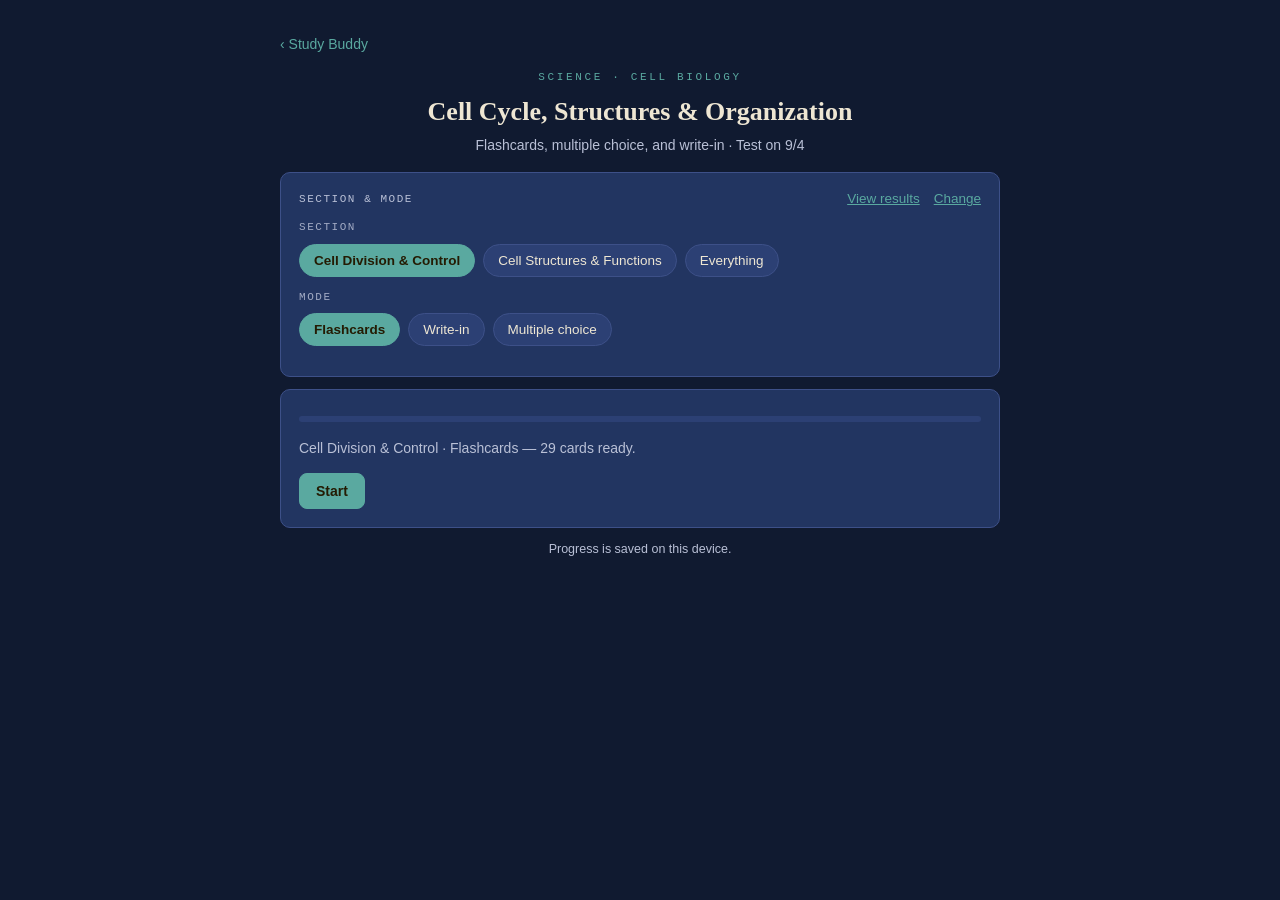
<file: tools/science/cell-biology.html>
<!DOCTYPE html>
<html lang="en">
<head>
<meta charset="utf-8">
<meta name="viewport" content="width=device-width, initial-scale=1">
<title>Cell Biology — Study Tool</title>
<link rel="stylesheet" href="../../assets/study.css">
</head>
<body>
  <main class="page" id="app"></main>
  <script src="../../assets/study-engine.js"></script>
  <script>
    StudyEngine.mount({
      title: "Cell Cycle, Structures & Organization",
      subtitle: "Flashcards, multiple choice, and write-in · Test on 9/4",
      eyebrow: "Science · Cell Biology",
      accent: "#5aa9a0",
      storageKey: "science-cell-biology",
      modes: ["flash", "write", "mc"],
      sections: [
        {
                "id": "cellcycle",
                "name": "Cell Division & Control",
                "cards": [
                        {
                                "q": "Why do cells divide?",
                                "a": "To grow, and to replace damaged or old cells."
                        },
                        {
                                "q": "What are the stages of the cell cycle, and what happens in each?",
                                "a": "G1 (Gap 1): the cell grows and makes proteins/building blocks for DNA. S (Synthesis): the cell copies its DNA, making pairs of chromatids joined at the centromere. G2 (Gap 2): final prep for mitosis — the cell makes energy (ATP) and proteins. Mitosis: the nucleus divides and the chromatid pairs separate."
                        },
                        {
                                "q": "What is the end result of the cell cycle?",
                                "a": "Two identical daughter cells."
                        },
                        {
                                "q": "What is interphase?",
                                "a": "The longest part of the cell's life — the cell grows and copies its DNA (G1, S, and G2 together)."
                        },
                        {
                                "q": "How is mitosis different from cytokinesis?",
                                "a": "Mitosis is the division of the cell's nucleus; cytokinesis is the division of the cytoplasm into two cells.",
                                "orig": "Mitosis is when the cell's nucleus is diving and cytokinesis is when the cytoplasm is diving.",
                                "changed": true
                        },
                        {
                                "q": "What is asexual reproduction?",
                                "a": "Reproduction from one parent; the offspring are genetically identical to each other and to the parent."
                        },
                        {
                                "q": "Give an example of an organism that reproduces asexually (not a plant) and one that reproduces sexually.",
                                "a": "Asexual: an amoeba splitting into two amoebae (binary fission). Sexual: humans (or most animals)."
                        },
                        {
                                "q": "Briefly describe what happens during mitosis.",
                                "a": "The copied DNA is pulled to opposite sides of the cell and the nucleus divides, forming two identical daughter cells."
                        },
                        {
                                "q": "What are some internal factors that control the cell cycle?",
                                "a": "Checkpoints that make sure the cell is the right size, is healthy, and has correctly copied its DNA before it divides."
                        },
                        {
                                "q": "What are the three checkpoints of the cell cycle?",
                                "a": "The G1 checkpoint, the G2 checkpoint, and the M (metaphase/spindle) checkpoint.",
                                "orig": "Metaphase Checkpoint, G1 Check point, G2 Check point.",
                                "changed": true
                        },
                        {
                                "q": "What does each checkpoint look for?",
                                "a": "G1: cell size, nutrients, growth factors, and DNA damage. G2: correct DNA replication and DNA damage. M: that chromosomes are properly attached to the spindle."
                        },
                        {
                                "q": "What is the G0 phase of the cell cycle?",
                                "a": "A resting phase — the cell is not growing or dividing."
                        },
                        {
                                "q": "What happens if a cell does not pass a checkpoint?",
                                "a": "It pauses to fix the problem, or if it can't be fixed, it undergoes apoptosis (programmed cell death)."
                        },
                        {
                                "q": "What are some external factors that control the cell cycle?",
                                "a": "Signals from the environment and proteins from outside the cell (e.g. growth factors)."
                        },
                        {
                                "q": "What is apoptosis?",
                                "a": "Programmed cell death — a cell is signaled to die (by internal or external signals), often when its DNA is damaged or the cell is harmful or no longer needed."
                        },
                        {
                                "q": "Why would a cell undergo apoptosis?",
                                "a": "Because its DNA is damaged, or the cell is harmful or unnecessary."
                        },
                        {
                                "q": "What is cancer?",
                                "a": "Uncontrolled cell division caused by mutations in the cell cycle; it can result from radiation, chemical exposure, or inherited mutations.",
                                "orig": "Cancer is mutants is the cell cycle it can be from radiation, chemical exposure or inherited (carcinogens).",
                                "changed": true
                        },
                        {
                                "q": "When and how does cancer occur?",
                                "a": "When cells mutate and the cell cycle stops working correctly, so cells divide out of control."
                        },
                        {
                                "q": "Why are cancer cells hazardous?",
                                "a": "They ignore checkpoints, so they keep multiplying without stopping."
                        },
                        {
                                "q": "What is a tumor?",
                                "a": "A mass (lump) of cells that may or may not be cancerous."
                        },
                        {
                                "q": "What is the difference between benign and malignant tumors?",
                                "a": "A benign tumor is not cancerous; a malignant tumor is cancerous."
                        },
                        {
                                "q": "What does it mean for a tumor to metastasize?",
                                "a": "The cancer cells break away and spread to other parts of the body."
                        },
                        {
                                "q": "What are carcinogens? Give examples.",
                                "a": "Agents that can cause cancer — for example radiation, certain chemicals, and tobacco smoke."
                        },
                        {
                                "q": "How can cancer be inherited?",
                                "a": "Through mutations in genes (such as tumor-suppressor genes) passed from parent to child, which raise the risk of cancer.",
                                "orig": "Yes through genes.",
                                "changed": true
                        },
                        {
                                "q": "What are the two groups of genes that regulate the cell cycle, and how do they work?",
                                "a": "Proto-oncogenes promote cell division and growth. Tumor-suppressor genes slow or stop division and prevent tumors from forming.",
                                "orig": "Proto once genes - promote cell division and cell growth. Tumor suppressor genes - they relegate the number of cells so tumor don't form.",
                                "changed": true
                        },
                        {
                                "q": "What happens when there are mutations in growth-factor (proto-oncogene) genes?",
                                "a": "The cells can grow out of control and keep dividing."
                        },
                        {
                                "q": "What do mutated proto-oncogenes become?",
                                "a": "Oncogenes."
                        },
                        {
                                "q": "What happens if there are mutations in tumor-suppressor genes?",
                                "a": "The 'brakes' are lost, so a tumor can form from too many cells.",
                                "orig": "Then a tumor could form and there would be too many cells in the orangism.",
                                "changed": true
                        },
                        {
                                "q": "Is a single mutation to a growth-factor or tumor-suppressor gene going to give you cancer? Explain.",
                                "a": "No — a single mutation alone will not cause cancer; several mutations usually need to build up."
                        }
                ]
        },
        {
                "id": "structures",
                "name": "Cell Structures & Functions",
                "cards": [
                        {
                                "q": "What are the levels of organization for life?",
                                "a": "atoms → molecules → macromolecules → cells → tissues → organs → organ systems → organisms → population → community → ecosystem → biosphere."
                        },
                        {
                                "q": "What characteristics do all living things share?",
                                "a": "Growth and development, energy use/metabolism, homeostasis, adaptation, response to stimuli, organization (made of cells), and reproduction. (Not 'a nucleus' — bacteria are alive but have none.)",
                                "orig": "They all have a nucleus.",
                                "changed": true
                        },
                        {
                                "q": "What are light microscopes?",
                                "a": "Microscopes that shine light through a specimen so it can be magnified and seen."
                        },
                        {
                                "q": "Write the steps to focus a light microscope.",
                                "a": "1) Start with the 4X objective and use the coarse focus knob to bring the object into focus. 2) Center the object in the field of view and fine-tune with the fine focus knob. 3) For more magnification, rotate the 10X objective in and use only the fine focus knob from now on. 4) If still more is needed, rotate the 40X objective in and again use the fine focus knob."
                        },
                        {
                                "q": "What are the three principles of modern cell theory?",
                                "a": "1) All organisms are made of one or more cells. 2) The cell is the basic unit of life. 3) All cells come from pre-existing cells."
                        },
                        {
                                "q": "What does it mean when a cell 'differentiates' or 'specializes'?",
                                "a": "It takes on a specific job or function within the organism."
                        },
                        {
                                "q": "What is a eukaryote?",
                                "a": "A cell that has a membrane-bound nucleus and other membrane-bound organelles."
                        },
                        {
                                "q": "What is a prokaryote?",
                                "a": "A cell with no distinct nucleus and no membrane-bound organelles."
                        },
                        {
                                "q": "What is inside a nucleus?",
                                "a": "The nucleolus, chromatin, and chromosomes."
                        },
                        {
                                "q": "What is unique about the nuclear membrane?",
                                "a": "It has pores that let materials (like nucleic acids) move in and out of the nucleus."
                        },
                        {
                                "q": "What is the function of the DNA inside the nucleus?",
                                "a": "It stores the instructions (code) that tell the cell what to do and how to make proteins.",
                                "orig": "It makes ribosomes and chromosomes and tells the cells what to do.",
                                "changed": true
                        },
                        {
                                "q": "Why are ribosomes important?",
                                "a": "They are the site of protein synthesis (where mRNA and tRNA build proteins).",
                                "orig": "They are the site of mRNA and tRNA.",
                                "changed": true
                        },
                        {
                                "q": "What do ribosomes do?",
                                "a": "They make the proteins the cell needs to function."
                        },
                        {
                                "q": "In what kinds of cells do you find ribosomes?",
                                "a": "Both eukaryotic and prokaryotic cells."
                        },
                        {
                                "q": "Why are mitochondria important?",
                                "a": "They are the 'powerhouse' of the cell and have their own DNA."
                        },
                        {
                                "q": "What do mitochondria do?",
                                "a": "They release energy for the cell to use, in the form of ATP."
                        },
                        {
                                "q": "In what kinds of cells do you find mitochondria?",
                                "a": "Eukaryotic cells."
                        },
                        {
                                "q": "Why are chloroplasts important?",
                                "a": "They let plants carry out photosynthesis."
                        },
                        {
                                "q": "What do chloroplasts do?",
                                "a": "They carry out photosynthesis in plant cells."
                        },
                        {
                                "q": "Why are chloroplasts important to the organism?",
                                "a": "They help make food (sugar) and balance oxygen levels."
                        },
                        {
                                "q": "In what kind of cells do you find chloroplasts?",
                                "a": "Plant cells (only)."
                        },
                        {
                                "q": "What are the two main differences between animal and plant cells?",
                                "a": "Plant cells have a cell wall and chloroplasts; animal cells have neither (only a cell membrane)."
                        },
                        {
                                "q": "Which structure is responsible for the overall support and structure of the plant cell?",
                                "a": "The cell wall."
                        },
                        {
                                "q": "Under a microscope, how could you tell a plant cell from an animal cell?",
                                "a": "Look for a cell wall and chloroplasts (plant) versus only a cell membrane (animal)."
                        },
                        {
                                "q": "Which cells were easiest to see the nucleus in?",
                                "a": "The animal (cheek) cells — easier than the plant cells."
                        },
                        {
                                "q": "Which observed cells came from multicellular organisms?",
                                "a": "The cheek, onion, and elodea cells."
                        },
                        {
                                "q": "Which observed cells were unicellular organisms?",
                                "a": "The paramecium."
                        },
                        {
                                "q": "Why did onion and elodea cells look regular and box-like while cheek cells looked irregular?",
                                "a": "Plant cells have a rigid cell wall that gives them a box shape; cheek cells have only a flexible cell membrane."
                        }
                ]
        }
]
    });
  </script>
</body>
</html>
</file>
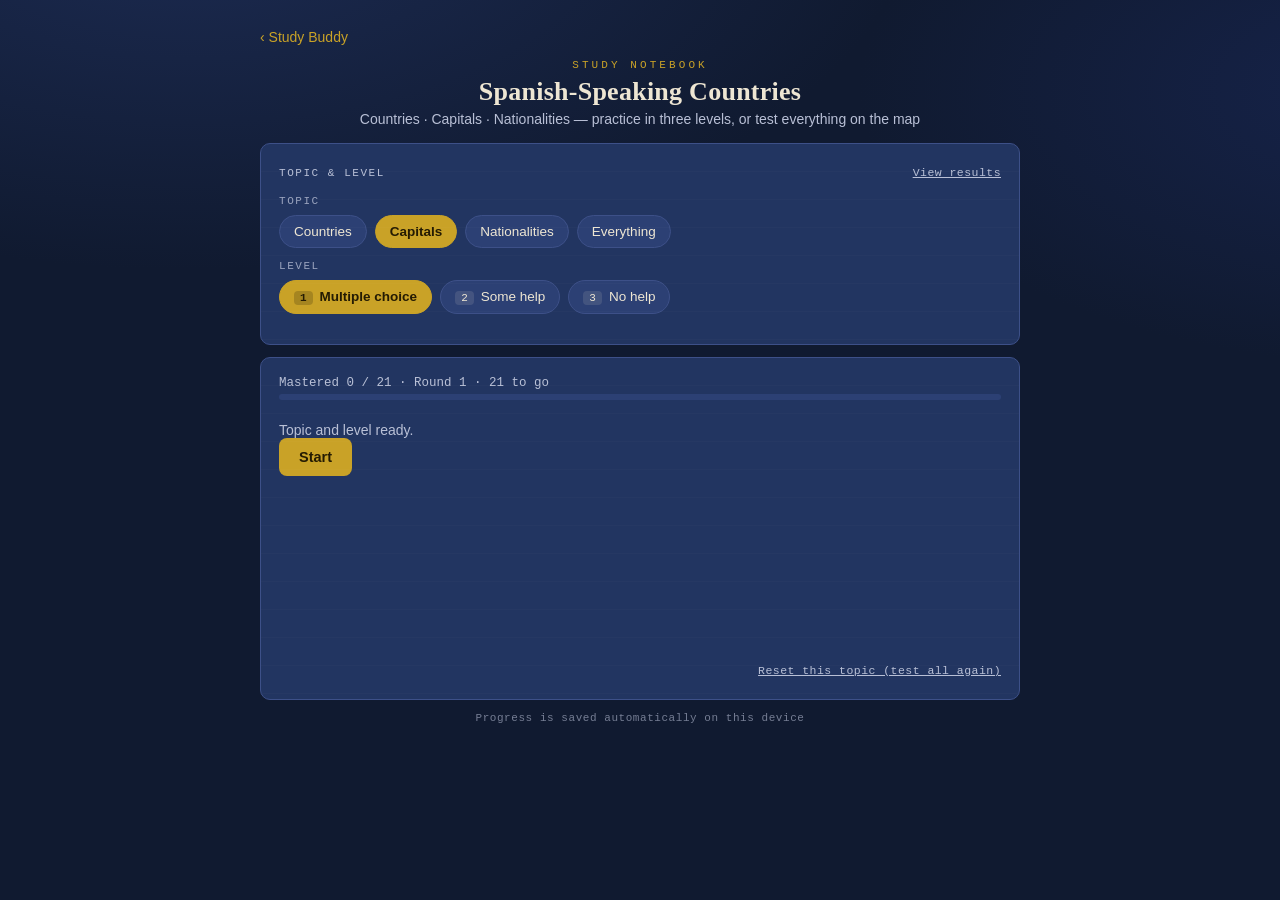
<file: tools/spanish/countries.html>
<!DOCTYPE html>
<html lang="es">
<head>
<meta charset="UTF-8">
<meta name="viewport" content="width=device-width, initial-scale=1.0">
<title>Study Notebook — Spanish-Speaking Countries</title>
<style>
  :root{
    --bg: #101a30;
    --panel: #223561;
    --panel-2: #2c4074;
    --rule: #3d5088;
    --ink: #eee6d3;
    --ink-dim: #b9c0d6;
    --gold: #c9a227;
    --gold-dim: #8d7326;
    --stamp: #c1443b;
    --teal: #3e8c82;
    --good: #4c9a6a;
    --bad: #c1443b;
    --font-display: Georgia, 'Times New Roman', serif;
    --font-body: -apple-system, BlinkMacSystemFont, 'Segoe UI', Helvetica, Arial, sans-serif;
    --font-mono: 'Courier New', Courier, monospace;
  }

  *{ box-sizing: border-box; }

  body{
    margin: 0;
    min-height: 100vh;
    background:
      radial-gradient(1200px 600px at 15% -10%, #1c2b52 0%, transparent 60%),
      radial-gradient(1000px 500px at 110% 10%, #16234a 0%, transparent 55%),
      var(--bg);
    color: var(--ink);
    font-family: var(--font-body);
    display: flex;
    justify-content: center;
    padding: 28px 16px 60px;
  }

  .page{
    width: 100%;
    max-width: 760px;
  }

  .back-link{
    display: inline-block;
    margin-bottom: 14px;
    color: var(--gold);
    text-decoration: none;
    font-size: 14px;
  }
  .back-link:hover{ text-decoration: underline; }

  header.masthead{
    text-align: center;
    margin-bottom: 16px;
  }
  .eyebrow{
    font-family: var(--font-mono);
    letter-spacing: 0.28em;
    text-transform: uppercase;
    font-size: 11px;
    color: var(--gold);
    margin: 0 0 6px;
  }
  h1{
    font-family: var(--font-display);
    font-weight: 700;
    font-size: 26px;
    margin: 0 0 4px;
    letter-spacing: 0.01em;
  }
  .sub{
    color: var(--ink-dim);
    font-size: 14px;
    margin: 0;
  }

  .card{
    background: var(--panel);
    border: 1px solid var(--rule);
    border-radius: 10px;
    padding: 18px;
    margin-bottom: 12px;
    position: relative;
    overflow: hidden;
  }
  .card::before{
    content: "";
    position: absolute;
    inset: 0;
    pointer-events: none;
    background-image: repeating-linear-gradient(
      to bottom,
      transparent 0,
      transparent 27px,
      rgba(238,230,211,0.035) 28px
    );
  }

  .section-label{
    font-family: var(--font-mono);
    font-size: 11px;
    letter-spacing: 0.14em;
    text-transform: uppercase;
    color: var(--ink-dim);
    margin: 0 0 10px;
  }

  .chip-row{
    display: flex;
    flex-wrap: wrap;
    gap: 8px;
    margin-bottom: 12px;
  }
  .controls-head{
    display: flex;
    align-items: center;
    justify-content: space-between;
    margin-bottom: 12px;
  }
  .controls-head-actions{ display: flex; gap: 14px; align-items: center; }
  /* Results & miss-pattern screen */
  .results-empty{ color: var(--ink-dim); font-size: 14px; margin: 6px 0; }
  .results-intro{ color: var(--ink-dim); font-size: 13px; margin: 0 0 16px; }
  .rp-section-title{
    font-family: var(--font-mono);
    font-size: 11px;
    letter-spacing: 0.12em;
    text-transform: uppercase;
    color: var(--gold);
    margin: 18px 0 8px;
  }
  .rp-toprow{ display:flex; align-items:center; justify-content:space-between; gap:10px; }
  .miss-item{
    display: grid;
    grid-template-columns: 1fr auto;
    gap: 10px;
    align-items: center;
    padding: 7px 0;
    border-top: 1px solid var(--rule);
    font-size: 14px;
  }
  .miss-item:first-child{ border-top: none; }
  .miss-name{ color: var(--ink); }
  .miss-ans{ color: var(--ink-dim); font-size: 12.5px; }
  .miss-count{
    justify-self: end;
    min-width: 30px;
    text-align: center;
    background: rgba(193,68,59,0.22);
    color: #f0a59f;
    border: 1px solid rgba(193,68,59,0.5);
    border-radius: 999px;
    padding: 2px 8px;
    font-size: 12px;
    font-weight: 600;
    white-space: nowrap;
  }
  .miss-count.count-1{ background: rgba(201,162,39,0.18); color: #e8cf7a; border-color: rgba(201,162,39,0.5); }
  .run-row{
    display: grid;
    grid-template-columns: auto 1fr auto;
    gap: 10px;
    align-items: baseline;
    padding: 8px 0;
    border-top: 1px solid var(--rule);
    font-size: 13.5px;
  }
  .run-row:first-child{ border-top: none; }
  .run-when{ color: var(--ink-dim); font-size: 12px; white-space: nowrap; }
  .run-meta{ color: var(--ink); }
  .run-missed{ color: var(--ink-dim); font-size: 12px; margin-top: 2px; grid-column: 1 / -1; }
  .run-missed .m{ color: #f0a59f; }
  .run-perfect{ color: var(--good); }
  .results-filter{ display:flex; flex-wrap:wrap; gap:6px; margin: 4px 0 8px; }
  .controls-sub{
    margin: 0 0 8px;
    opacity: 0.8;
  }
  #levelHeading{ margin-top: 2px; }
  .controls-summary{
    font-family: var(--font-body);
    font-size: 14px;
    color: var(--ink);
    margin: 0;
  }
  .controls-summary .accent{ color: var(--gold); font-weight: 600; }
  .chip{
    font-family: var(--font-body);
    font-size: 13.5px;
    padding: 8px 14px;
    border-radius: 999px;
    border: 1px solid var(--rule);
    background: var(--panel-2);
    color: var(--ink);
    cursor: pointer;
    transition: background 0.15s, border-color 0.15s, transform 0.1s;
  }
  .chip:hover{ border-color: var(--gold-dim); }
  .chip.active{
    background: var(--gold);
    border-color: var(--gold);
    color: #241b03;
    font-weight: 600;
  }
  .chip:active{ transform: scale(0.97); }

  .level-chip .num{
    display: inline-block;
    font-family: var(--font-mono);
    font-size: 11px;
    background: rgba(238,230,211,0.12);
    border-radius: 4px;
    padding: 1px 6px;
    margin-right: 7px;
  }
  .chip.active .num{ background: rgba(0,0,0,0.18); }

  .restart-row{
    display: flex;
    justify-content: flex-end;
    margin-top: -2px;
  }
  .link-btn{
    background: none;
    border: none;
    color: var(--ink-dim);
    font-family: var(--font-mono);
    font-size: 11.5px;
    letter-spacing: 0.04em;
    text-decoration: underline;
    cursor: pointer;
    padding: 4px 0;
  }
  .link-btn:hover{ color: var(--gold); }

  .stats-row{
    display: flex;
    justify-content: space-between;
    align-items: center;
    flex-wrap: wrap;
    gap: 6px;
    font-family: var(--font-mono);
    font-size: 12.5px;
    color: var(--ink-dim);
    margin-bottom: 4px;
  }
  .best-badge{
    color: var(--gold);
  }
  .progress-track{
    height: 6px;
    background: var(--panel-2);
    border-radius: 4px;
    overflow: hidden;
    margin-bottom: 22px;
  }
  .progress-fill{
    height: 100%;
    background: linear-gradient(90deg, var(--teal), var(--gold));
    width: 0%;
    transition: width 0.25s ease;
  }

  .quiz-card{ min-height: 240px; }
  .prompt-eyebrow{
    font-family: var(--font-mono);
    font-size: 11.5px;
    color: var(--teal);
    letter-spacing: 0.08em;
    text-transform: uppercase;
    margin: 0 0 8px;
  }
  .prompt{
    font-family: var(--font-display);
    font-size: 23px;
    line-height: 1.4;
    margin: 0 0 20px;
  }

  .options{
    display: grid;
    gap: 10px;
    margin-bottom: 6px;
  }
  .option-btn{
    text-align: left;
    font-family: var(--font-body);
    font-size: 15px;
    padding: 12px 14px;
    border-radius: 8px;
    border: 1px solid var(--rule);
    background: var(--panel-2);
    color: var(--ink);
    cursor: pointer;
    transition: border-color 0.15s, background 0.15s;
  }
  .option-btn:hover{ border-color: var(--gold-dim); }
  .option-btn.correct{
    background: rgba(76,154,106,0.22);
    border-color: var(--good);
  }
  .option-btn.incorrect{
    background: rgba(193,68,59,0.22);
    border-color: var(--bad);
  }
  .option-btn:disabled{ cursor: default; }

  .letters-row{
    display: flex;
    flex-wrap: wrap;
    gap: 6px;
    margin: 4px 0 18px;
    font-family: var(--font-mono);
    font-size: 20px;
  }
  .letter-fixed{
    min-width: 20px;
    text-align: center;
    padding: 6px 2px;
    color: var(--ink-dim);
  }
  .letter-space{ width: 14px; }
  .letter-input{
    width: 30px;
    text-align: center;
    font-family: var(--font-mono);
    font-size: 20px;
    background: var(--panel-2);
    border: none;
    border-bottom: 2px solid var(--gold-dim);
    color: var(--ink);
    border-radius: 3px 3px 0 0;
    padding: 6px 2px;
  }
  .letter-input:focus{
    outline: none;
    border-bottom-color: var(--gold);
    background: rgba(201,162,39,0.12);
  }
  .letter-input.correct{ border-bottom-color: var(--good); background: rgba(76,154,106,0.18); }
  .letter-input.incorrect{ border-bottom-color: var(--bad); background: rgba(193,68,59,0.18); }

  .free-input{
    width: 100%;
    font-family: var(--font-mono);
    font-size: 18px;
    padding: 12px 14px;
    border-radius: 8px;
    border: 1px solid var(--rule);
    background: var(--panel-2);
    color: var(--ink);
    margin-bottom: 14px;
  }
  .free-input:focus{ outline: none; border-color: var(--gold); }
  .free-input.correct{ border-color: var(--good); background: rgba(76,154,106,0.14); }
  .free-input.incorrect{ border-color: var(--bad); background: rgba(193,68,59,0.14); }

  .accent-row{
    display: flex;
    flex-wrap: wrap;
    gap: 6px;
    margin-bottom: 16px;
  }
  .accent-key{
    font-family: var(--font-mono);
    font-size: 14px;
    width: 32px;
    height: 32px;
    border-radius: 6px;
    border: 1px solid var(--rule);
    background: var(--panel-2);
    color: var(--ink);
    cursor: pointer;
  }
  .accent-key:hover{ border-color: var(--gold-dim); }

  .feedback{
    font-size: 14px;
    line-height: 1.5;
    padding: 12px 14px;
    border-radius: 8px;
    margin-bottom: 16px;
    display: none;
  }
  .feedback.show{ display: block; }
  .feedback.good{ background: rgba(76,154,106,0.15); color: #bfe3cd; border: 1px solid rgba(76,154,106,0.4); }
  .feedback.bad{ background: rgba(193,68,59,0.15); color: #f3c7c3; border: 1px solid rgba(193,68,59,0.4); }

  .action-row{
    display: flex;
    gap: 10px;
    flex-wrap: wrap;
  }
  .btn{
    font-family: var(--font-body);
    font-weight: 600;
    font-size: 14.5px;
    padding: 11px 20px;
    border-radius: 8px;
    border: none;
    cursor: pointer;
  }
  .btn-primary{ background: var(--gold); color: #241b03; }
  .btn-primary:hover{ background: #d8b03a; }
  .btn-ghost{
    background: transparent;
    color: var(--ink-dim);
    border: 1px solid var(--rule);
  }
  .btn-ghost:hover{ color: var(--ink); border-color: var(--gold-dim); }
  .btn:disabled{ opacity: 0.4; cursor: default; }

  .stamp{
    position: absolute;
    top: 50%;
    left: 50%;
    width: 150px;
    height: 150px;
    margin: -75px 0 0 -75px;
    border: 4px solid var(--stamp);
    border-radius: 50%;
    display: flex;
    align-items: center;
    justify-content: center;
    text-align: center;
    color: var(--stamp);
    font-family: var(--font-mono);
    font-weight: 700;
    font-size: 16px;
    letter-spacing: 0.06em;
    text-transform: uppercase;
    transform: rotate(-18deg) scale(0.6);
    opacity: 0;
    pointer-events: none;
    background: rgba(16,26,48,0.55);
  }
  .stamp.play{ animation: stampIn 0.6s ease forwards; }
  @keyframes stampIn{
    0%{ opacity: 0; transform: rotate(-18deg) scale(0.5); }
    55%{ opacity: 1; transform: rotate(-14deg) scale(1.08); }
    75%{ transform: rotate(-14deg) scale(0.96); }
    100%{ opacity: 1; transform: rotate(-14deg) scale(1); }
  }
  .stamp.fadeout{ animation: stampOut 0.4s ease forwards; }
  @keyframes stampOut{ to{ opacity: 0; } }

  .summary{ text-align: center; padding: 10px 0 4px; }
  .summary .big{
    font-family: var(--font-display);
    font-size: 42px;
    color: var(--gold);
    margin: 0;
  }
  .summary p{ color: var(--ink-dim); margin: 6px 0 20px; }
  .review-block{
    text-align: left;
    background: var(--panel-2);
    border: 1px solid var(--rule);
    border-radius: 10px;
    padding: 14px 16px;
    margin: 0 0 20px;
  }
  .review-title{
    color: var(--ink) !important;
    font-size: 13px;
    font-weight: 600;
    margin: 0 0 10px !important;
  }
  .review-list{ list-style: none; margin: 0; padding: 0; }
  .review-list li{
    display: flex;
    justify-content: space-between;
    gap: 12px;
    padding: 6px 0;
    border-top: 1px solid var(--rule);
    font-size: 14px;
  }
  .review-list li:first-child{ border-top: none; }
  .rev-label{ color: var(--ink-dim); }
  .rev-ans{ color: var(--gold); font-weight: 600; text-align: right; }
  .review-perfect{ color: var(--good) !important; font-weight: 600; margin: 0 0 20px !important; }

  footer{
    text-align: center;
    font-family: var(--font-mono);
    font-size: 11px;
    color: var(--ink-dim);
    letter-spacing: 0.05em;
    opacity: 0.6;
    margin-top: 8px;
  }

  /* ---- Mode switch ---- */
  .hidden{ display: none !important; }

  /* ---- Full map mode ---- */
  .map-wrap{
    border: 1px dashed var(--gold-dim);
    border-radius: 10px;
    padding: 10px;
    background: radial-gradient(600px 400px at 50% 0%, rgba(201,162,39,0.06), transparent 70%);
  }
  .map-shape{
    fill: var(--panel-2);
    stroke: var(--rule);
    stroke-width: 1.5;
    cursor: pointer;
    transition: fill 0.15s;
  }
  .map-shape.green{ fill: rgba(76,154,106,0.55); stroke: var(--good); }
  .map-shape.red{ fill: rgba(193,68,59,0.5); stroke: var(--bad); }
  .map-shape.decoy{ fill: #202a45; stroke: #2c3956; stroke-width: 1.2; }
  .map-shape.decoy.red{ fill: rgba(193,68,59,0.5); stroke: var(--bad); }
  /* Top border layer: never covered by neighbors; only visible on hover */
  .map-border-layer{ pointer-events: none; }
  .map-border{
    fill: none;
    stroke: transparent;
    stroke-width: 3;
    stroke-linejoin: round;
    pointer-events: none;
    transition: stroke 0.12s;
  }
  .map-border.border-hi{ stroke: var(--gold); }
  .map-border.sel-hi{ stroke: var(--gold); stroke-width: 3.5; }
  /* Locator (Location topic) states */
  .map-shape.locator-target{ fill: var(--gold); stroke: var(--gold); }
  .map-shape.locator-done{ fill: rgba(76,154,106,0.5); stroke: var(--good); }
  .map-shape.locator-dim{ fill: #1a2540; stroke: #2c3956; stroke-width: 1; cursor: default; }
  .map-shape.locator-pickable{ fill: var(--panel-2); stroke: var(--rule); cursor: pointer; }
  .map-shape.locator-pickable:hover{ fill: #26355f; }
  .map-caption{
    font-family: var(--font-mono);
    font-size: 10.5px;
    fill: var(--ink-dim);
    letter-spacing: 0.04em;
  }
  .legend-row{
    display:flex; gap:16px; flex-wrap:wrap;
    font-family: var(--font-mono);
    font-size: 12px;
    color: var(--ink-dim);
    margin-top: 12px;
  }
  .legend-dot{ display:inline-block; width:10px; height:10px; border-radius:2px; margin-right:6px; vertical-align:middle; }

  /* ---- Modal ---- */
  .modal-overlay{
    position: fixed;
    inset: 0;
    background: rgba(8,12,24,0.72);
    display: flex;
    align-items: center;
    justify-content: center;
    padding: 20px;
    z-index: 50;
  }
  .modal-card{
    background: var(--panel);
    border: 1px solid var(--rule);
    border-radius: 12px;
    padding: 22px;
    width: 100%;
    max-width: 420px;
    max-height: 90vh;
    overflow-y: auto;
  }
  .modal-title{
    font-family: var(--font-display);
    font-size: 20px;
    margin: 0 0 4px;
  }
  .modal-sub{ color: var(--ink-dim); font-size: 13px; margin: 0 0 16px; }
  /* Floating challenge popup for the Countries topic (sits beside the highlighted country, at its height) */
  .locator-stage{ position: relative; max-width: 600px; margin: 0 auto; }
  .loc-popup{
    position: absolute;
    z-index: 20;
    width: min(255px, 58%);
    background: var(--panel);
    border: 1px solid var(--gold-dim);
    border-radius: 12px;
    padding: 14px 14px 12px;
    box-shadow: 0 10px 30px rgba(0,0,0,0.5);
    transform: translateY(-50%);
  }
  .loc-popup.side-right{ right: 6px; }
  .loc-popup.side-left{ left: 6px; }
  .loc-popup .prompt-eyebrow{ margin-top: 0; }
  /* In the narrow popup, keep the 'some help' letter boxes on one line */
  .loc-popup .letters-row{
    flex-wrap: nowrap;
    gap: 2px;
    margin: 4px 0 14px;
    font-size: 14px;
    overflow-x: auto;
    padding-bottom: 2px;
  }
  .loc-popup .letters-row .letter-fixed{ min-width: 11px; padding: 3px 1px; font-size: 14px; flex: 0 0 auto; }
  .loc-popup .letters-row .letter-space{ width: 6px; flex: 0 0 auto; }
  .loc-popup .letters-row .letter-input{ width: 15px; font-size: 14px; padding: 3px 1px; flex: 0 0 auto; }
  .field-group{ margin-bottom: 12px; }
  .field-label{
    display:block;
    font-family: var(--font-mono);
    font-size: 11px;
    letter-spacing: 0.06em;
    text-transform: uppercase;
    color: var(--ink-dim);
    margin-bottom: 5px;
  }
  .field-input{
    width: 100%;
    font-family: var(--font-mono);
    font-size: 15px;
    padding: 9px 11px;
    border-radius: 7px;
    border: 1px solid var(--rule);
    background: var(--panel-2);
    color: var(--ink);
  }
  .field-input:focus{ outline: none; border-color: var(--gold); }
  .field-input.correct{ border-color: var(--good); background: rgba(76,154,106,0.14); }
  .field-input.incorrect{ border-color: var(--bad); background: rgba(193,68,59,0.14); }
  .field-input:disabled{ opacity: 0.85; }
  .field-hint{ font-size: 12px; margin-top: 4px; color: var(--bad); display:none; }
  .field-hint.show{ display:block; }

  @media (max-width: 480px){
    h1{ font-size: 24px; }
    .prompt{ font-size: 19px; }
    .card{ padding: 16px; }
  }

  @media (prefers-reduced-motion: reduce){
    .stamp, .stamp.play, .stamp.fadeout{ animation: none !important; }
  }
</style>
</head>
<body>
<div class="page">

  <a class="back-link" href="../../index.html">&lsaquo; Study Buddy</a>
  <header class="masthead">
    <p class="eyebrow">Study notebook</p>
    <h1>Spanish-Speaking Countries</h1>
    <p class="sub">Countries · Capitals · Nationalities — practice in three levels, or test everything on the map</p>
  </header>

  <div class="card" id="controlsCard">
    <div class="controls-head">
      <p class="section-label" style="margin:0;">Topic &amp; level</p>
      <div class="controls-head-actions">
        <button class="link-btn" id="viewResultsBtn">View results</button>
        <button class="link-btn" id="controlsToggle" style="display:none;">Change</button>
      </div>
    </div>
    <div id="controlsBody">
      <p class="section-label controls-sub">Topic</p>
      <div class="chip-row" id="datasetRow"></div>
      <p class="section-label controls-sub" id="levelHeading">Level</p>
      <div class="chip-row" id="levelRow"></div>
    </div>
    <p class="controls-summary hidden" id="controlsSummary"></p>
  </div>

  <div id="resultsSection" class="hidden">
    <div class="card">
      <div class="controls-head">
        <p class="section-label" style="margin:0;">Results &amp; miss patterns</p>
        <button class="link-btn" id="closeResultsBtn">← Back</button>
      </div>
      <div id="resultsBody"></div>
    </div>
  </div>

  <div id="topicModeSection">
    <div class="card">
      <div class="stats-row">
        <span id="statProgress">Mastered 0 / 0 · Round 1</span>
        <span id="statBest" class="best-badge"></span>
      </div>
      <div class="progress-track"><div class="progress-fill" id="progressFill"></div></div>

      <div class="quiz-card" id="quizArea">
        <p class="sub">Loading your saved progress…</p>
      </div>
      <div class="restart-row">
        <button class="link-btn" id="restartTopicBtn">Reset this topic (test all again)</button>
      </div>
    </div>
  </div>

  <div id="fullMapSection" class="hidden">
    <div class="card">
      <div class="stats-row">
        <span id="mapStatProgress">Countries in green: 0 / 0</span>
        <button class="link-btn" id="restartMapBtn">Reset full map</button>
      </div>
      <div class="progress-track"><div class="progress-fill" id="mapProgressFill"></div></div>
      <p class="sub" style="margin-bottom:14px;">Click a Spanish-speaking country, then type its country, capital, and nationality (masculine and feminine). All correct = green. Anything wrong = red. Watch out: the map also shows non-Spanish-speaking countries (like Brazil) — those are traps, not ones to label!</p>
      <div class="map-wrap" id="mapWrap"></div>
      <div class="legend-row">
        <span><span class="legend-dot" style="background:var(--panel-2); border:1px solid var(--rule);"></span>Not yet tried</span>
        <span><span class="legend-dot" style="background:var(--good);"></span>All correct</span>
        <span><span class="legend-dot" style="background:var(--bad);"></span>Something wrong</span>
        <span><span class="legend-dot" style="background:#202a45; border:1px solid #2c3956;"></span>Not Spanish-speaking (skip)</span>
      </div>
    </div>
  </div>

  <footer>Progress is saved automatically on this device</footer>
</div>

<div class="modal-overlay hidden" id="modalOverlay">
  <div class="modal-card" id="modalCard"></div>
</div>

<script>
(function(){

  // ---------- Data ----------
  const COUNTRIES = [
    { country: "España", capital: ["Madrid"], masc: "español", fem: "española" },
    { country: "México", capital: ["Ciudad de México"], masc: "mexicano", fem: "mexicana" },
    { country: "Bolivia", capital: ["La Paz", "Sucre"], masc: "boliviano", fem: "boliviana" },
    { country: "República Dominicana", capital: ["Santo Domingo"], masc: "dominicano", fem: "dominicana" },
    { country: "Chile", capital: ["Santiago"], masc: "chileno", fem: "chilena" },
    { country: "Cuba", capital: ["La Habana"], masc: "cubano", fem: "cubana" },
    { country: "Paraguay", capital: ["Asunción"], masc: "paraguayo", fem: "paraguaya" },
    { country: "Perú", capital: ["Lima"], masc: "peruano", fem: "peruana" },
    { country: "Ecuador", capital: ["Quito"], masc: "ecuatoriano", fem: "ecuatoriana" },
    { country: "Honduras", capital: ["Tegucigalpa"], masc: "hondureño", fem: "hondureña" },
    { country: "Nicaragua", capital: ["Managua"], masc: "nicaragüense", fem: "nicaragüense" },
    { country: "Argentina", capital: ["Buenos Aires"], masc: "argentino", fem: "argentina" },
    { country: "Puerto Rico", capital: ["San Juan"], masc: "puertorriqueño", fem: "puertorriqueña" },
    { country: "Guatemala", capital: ["Ciudad de Guatemala"], masc: "guatemalteco", fem: "guatemalteca" },
    { country: "Venezuela", capital: ["Caracas"], masc: "venezolano", fem: "venezolana" },
    { country: "Panamá", capital: ["Ciudad de Panamá"], masc: "panameño", fem: "panameña" },
    { country: "El Salvador", capital: ["San Salvador"], masc: "salvadoreño", fem: "salvadoreña" },
    { country: "Colombia", capital: ["Bogotá"], masc: "colombiano", fem: "colombiana" },
    { country: "Uruguay", capital: ["Montevideo"], masc: "uruguayo", fem: "uruguaya" },
    { country: "Costa Rica", capital: ["San José"], masc: "costarricense", fem: "costarricense" },
    { country: "Guinea Ecuatorial", capital: ["Malabo"], masc: "ecuatoguineano", fem: "ecuatoguineana" }
  ];

  const MAP_CLUES = [
    { clue: "Es el único país hispanohablante de Europa, en la península ibérica.", country: "España" },
    { clue: "Está justo al sur de los Estados Unidos.", country: "México" },
    { clue: "Es el primer país centroamericano al sur de México.", country: "Guatemala" },
    { clue: "Está entre Guatemala/El Salvador y Nicaragua, con costa en dos océanos.", country: "Honduras" },
    { clue: "Es el único país centroamericano sin costa en el Caribe.", country: "El Salvador" },
    { clue: "Es el país más grande de Centroamérica.", country: "Nicaragua" },
    { clue: "Conocido por el ecoturismo, entre Nicaragua y Panamá.", country: "Costa Rica" },
    { clue: "El último país de la cadena centroamericana, con un canal famoso.", country: "Panamá" },
    { clue: "La isla más grande del Caribe, con forma de cocodrilo.", country: "Cuba" },
    { clue: "Comparte la isla La Española con Haití.", country: "República Dominicana" },
    { clue: "La más pequeña de las Antillas Mayores, territorio de EE.UU.", country: "Puerto Rico" },
    { clue: "En la costa norte de Sudamérica, al este de Colombia, gran productor de petróleo.", country: "Venezuela" },
    { clue: "Conecta Centroamérica con Sudamérica; capital Bogotá.", country: "Colombia" },
    { clue: "Nombrado por la línea del ecuador que lo atraviesa.", country: "Ecuador" },
    { clue: "Hogar de Machu Picchu, en la costa del Pacífico.", country: "Perú" },
    { clue: "País sin costa (interior), al este de Perú y al norte de Paraguay.", country: "Bolivia" },
    { clue: "País larguísimo y angosto en la costa del Pacífico.", country: "Chile" },
    { clue: "El otro país sin costa de Sudamérica, entre Bolivia y Argentina.", country: "Paraguay" },
    { clue: "El segundo país más grande de Sudamérica por área.", country: "Argentina" },
    { clue: "País pequeño entre Argentina y Brasil, en la costa atlántica.", country: "Uruguay" }
  ];

  // Real country outlines (Natural Earth 110m, projected to SVG). Main Americas panel + España & Guinea Ecuatorial insets.
  const MAP_SHAPES = [
    { id: 'México', d: 'M10.0,103.0L18.2,102.5L27.4,101.7L26.7,103.1L37.6,106.7L54.1,111.9L68.4,111.8L74.2,111.8L74.2,108.8L86.7,108.8L89.3,111.4L93.0,113.7L97.3,117.0L99.7,120.8L101.5,124.9L105.2,127.1L111.2,129.3L115.7,123.5L121.6,123.4L126.7,126.3L130.3,131.4L132.8,135.7L137.1,139.9L138.7,145.0L140.7,148.5L146.3,150.8L151.5,152.4L154.3,152.2L151.5,158.7L150.2,164.0L149.7,173.8L149.0,177.5L150.2,181.5L152.5,185.1L153.9,190.8L158.7,196.3L160.4,200.5L163.2,204.1L170.9,206.1L173.9,209.2L180.2,207.1L185.7,206.3L191.1,205.0L195.7,203.8L200.2,200.8L202.0,196.4L202.5,190.3L203.8,188.1L208.7,186.2L216.3,184.5L222.7,184.7L227.1,184.1L228.8,185.7L228.6,189.2L224.7,193.6L223.0,198.1L224.3,199.4L223.2,202.6L221.4,208.3L219.6,206.4L218.1,206.5L216.7,206.6L214.1,211.1L212.8,210.2L211.9,210.6L212.0,211.6L205.3,211.5L198.6,211.6L198.6,215.7L195.3,215.7L198.0,218.2L200.7,219.9L201.5,221.5L202.6,221.9L202.5,224.5L193.2,224.5L189.7,230.5L190.7,231.9L189.9,233.6L189.7,235.7L181.6,227.8L177.8,225.4L172.0,223.5L167.9,224.0L162.1,226.8L158.5,227.5L153.4,225.6L148.0,224.2L141.2,220.8L135.8,219.8L127.7,216.3L121.6,212.8L119.8,210.8L115.8,210.4L108.4,208.1L105.4,204.7L97.6,200.5L94.0,195.9L92.3,192.3L94.7,191.6L93.9,189.4L95.6,187.5L95.6,185.0L93.2,181.7L92.6,178.7L90.1,175.0L83.8,167.7L76.5,161.9L73.0,157.3L66.8,154.3L65.5,152.5L66.6,148.0L62.9,146.2L58.6,142.7L56.8,137.5L53.0,136.9L48.7,133.0L45.4,129.4L45.1,127.1L41.2,121.6L38.6,115.9L38.7,113.1L33.5,110.2L31.1,110.5L27.0,108.5L25.8,111.5L27.0,115.0L27.7,120.5L30.2,123.6L35.5,128.7L36.7,130.4L37.8,130.9L38.8,133.4L40.1,133.3L41.5,138.1L43.7,140.0L45.3,142.6L49.8,146.3L52.2,153.2L54.3,156.4L56.3,159.9L56.7,163.8L60.2,164.0L63.1,167.4L65.7,170.7L65.6,172.0L62.5,174.7L61.2,174.7L59.3,170.2L54.6,166.0L49.4,162.4L45.7,160.5L45.9,155.1L44.8,151.1L41.4,148.9L36.5,145.6L35.5,146.5L33.7,144.6L29.2,142.8L25.0,138.5L25.5,138.0L28.5,138.4L31.2,135.6L31.4,132.3L25.9,127.0L21.6,125.0L19.0,120.4L16.3,115.6L12.9,109.7L10.0,103.0Z', cx: 111.0, cy: 166.9 },
    { id: 'Guatemala', d: 'M189.7,235.7L189.9,233.6L190.7,231.9L189.7,230.5L193.2,224.5L202.5,224.5L202.6,221.9L201.5,221.5L200.7,219.9L198.0,218.2L195.3,215.7L198.6,215.7L198.6,211.6L205.3,211.5L212.0,211.6L211.9,217.5L211.4,225.8L213.5,225.8L215.9,227.1L216.5,226.0L218.6,227.0L215.3,229.8L211.9,231.9L211.4,233.3L212.0,234.7L210.5,236.6L208.8,237.0L209.2,237.9L207.8,238.7L205.3,240.6L205.1,241.7L201.4,240.4L196.9,240.2L193.6,238.8L189.7,235.7Z', cx: 203.9, cy: 228.4 },
    { id: 'Honduras', d: 'M255.3,232.4L252.8,232.2L251.8,233.2L249.3,234.2L247.5,234.2L245.9,235.1L244.4,234.8L243.2,233.7L242.5,233.9L241.5,235.6L240.8,235.6L240.7,237.1L238.2,239.1L236.9,240.0L236.1,240.9L234.0,239.4L232.4,241.4L230.9,241.4L229.2,241.5L229.4,245.1L228.3,245.2L227.4,246.9L225.2,247.2L223.9,244.9L221.7,244.3L222.2,241.3L221.2,240.5L219.8,240.0L216.6,240.9L216.3,239.9L214.2,238.7L212.6,237.2L210.5,236.6L212.0,234.7L211.4,233.3L211.9,231.9L215.3,229.8L218.6,227.0L219.4,227.3L221.0,226.0L223.0,225.9L223.7,226.5L224.8,226.1L228.2,226.8L231.5,226.6L233.8,225.8L234.7,224.9L237.0,225.3L238.7,225.8L240.6,225.6L242.0,225.0L245.3,226.0L246.5,226.2L248.7,227.6L250.7,229.2L253.4,230.3L255.3,232.4Z', cx: 232.5, cy: 234.2 },
    { id: 'El Salvador', d: 'M210.5,236.6L212.6,237.2L214.2,238.7L216.3,239.9L216.6,240.9L219.8,240.0L221.2,240.5L222.2,241.3L221.7,244.3L220.9,246.0L216.8,245.9L214.2,245.2L211.2,243.7L207.2,243.2L205.1,241.7L205.3,240.6L207.8,238.7L209.2,237.9L208.8,237.0L210.5,236.6Z', cx: 213.6, cy: 240.8 },
    { id: 'Nicaragua', d: 'M251.6,262.3L249.9,263.9L247.8,263.4L246.6,261.8L244.2,261.2L242.6,262.2L237.9,260.2L236.8,261.2L234.3,258.9L230.9,255.9L229.3,253.4L226.3,251.1L222.6,247.8L223.4,246.6L224.6,247.7L225.2,247.2L227.4,246.9L228.3,245.2L229.4,245.1L229.2,241.5L230.9,241.4L232.4,241.4L234.0,239.4L236.1,240.9L236.9,240.0L238.2,239.1L240.7,237.1L240.8,235.6L241.5,235.6L242.5,233.9L243.2,233.7L244.4,234.8L245.9,235.1L247.5,234.2L249.3,234.2L251.8,233.2L252.8,232.2L255.3,232.4L254.6,233.1L254.3,234.7L255.0,237.4L253.4,239.9L252.6,242.9L252.4,246.2L252.7,248.1L252.9,251.4L251.8,252.1L251.1,255.3L251.6,257.2L250.2,259.1L250.5,261.1L251.6,262.3Z', cx: 242.1, cy: 246.5 },
    { id: 'Costa Rica', d: 'M259.6,272.4L256.8,273.1L256.8,276.0L258.4,277.1L257.3,278.0L257.5,279.3L257.0,280.8L256.6,282.3L252.7,280.7L251.2,279.1L252.0,277.8L251.8,276.2L249.8,274.4L246.9,273.0L244.5,272.0L244.0,269.9L242.1,268.6L242.5,270.7L241.1,272.5L239.4,270.4L237.1,269.7L236.1,268.2L236.2,266.0L237.1,263.6L235.1,262.6L236.8,261.2L237.9,260.2L242.6,262.2L244.2,261.2L246.6,261.8L247.8,263.4L249.9,263.9L251.6,262.3L253.4,266.3L256.2,269.3L259.6,272.4Z', cx: 248.0, cy: 270.5 },
    { id: 'Panamá', d: 'M297.1,279.0L296.2,280.1L297.9,284.4L296.5,286.6L294.2,286.1L293.3,289.7L290.9,287.6L289.3,283.6L291.1,281.6L289.3,281.1L287.9,278.7L284.3,276.6L281.2,277.1L279.7,279.6L276.8,281.5L275.2,281.8L274.5,283.3L277.9,287.3L276.0,288.2L275.0,289.3L271.6,289.7L270.3,285.3L269.4,286.6L267.0,286.1L265.6,283.1L262.6,282.7L260.7,281.8L257.6,281.8L257.4,283.4L256.6,282.3L257.0,280.8L257.5,279.3L257.3,278.0L258.4,277.1L256.8,276.0L256.8,273.1L259.6,272.4L262.2,275.0L262.0,276.6L264.9,276.9L265.6,276.3L267.6,278.2L271.1,277.6L274.2,275.8L278.6,274.3L281.1,272.1L285.0,272.5L284.8,273.2L288.8,273.5L292.0,274.8L294.4,277.0L297.1,279.0Z', cx: 275.7, cy: 280.3 },
    { id: 'Cuba', d: 'M261.6,172.0L267.8,172.5L273.5,172.6L280.3,175.1L283.2,177.8L289.9,177.0L292.5,178.7L298.6,183.2L303.1,186.6L305.5,186.5L309.8,188.0L309.2,190.1L314.6,190.4L320.0,193.4L319.2,195.1L314.4,196.0L309.5,196.4L304.5,195.8L294.2,196.5L299.0,192.4L296.1,190.5L291.4,190.0L288.9,187.9L287.2,183.7L283.1,184.0L276.4,182.0L274.3,180.4L264.9,179.3L262.3,177.9L265.0,176.0L257.9,175.7L252.8,179.5L249.8,179.6L248.7,181.4L245.2,182.2L242.1,181.5L245.9,179.2L247.4,176.6L250.7,174.9L254.4,173.5L259.9,172.8L261.6,172.0Z', cx: 279.9, cy: 182.8 },
    { id: 'República Dominicana', d: 'M337.8,209.9L338.0,207.9L336.1,205.7L337.9,204.4L338.4,201.6L337.8,197.6L338.7,196.3L344.3,196.4L348.6,198.3L350.5,198.1L351.8,200.7L355.8,200.5L355.5,202.7L358.8,203.0L362.3,205.7L359.6,208.7L356.2,207.1L352.9,207.4L350.5,207.1L349.2,208.4L346.4,208.9L345.3,207.1L342.9,208.1L340.0,213.2L338.2,212.0L337.8,209.9Z', cx: 346.6, cy: 204.9 },
    { id: 'Puerto Rico', d: 'M377.0,206.4L380.7,207.1L382.0,208.5L380.1,210.4L374.7,210.4L370.5,210.6L370.1,207.5L371.1,206.4L377.0,206.4Z', cx: 375.9, cy: 208.2 },
    { id: 'Colombia', d: 'M372.7,333.7L371.4,334.6L369.9,330.3L367.9,327.9L365.5,330.5L351.5,330.3L351.6,334.9L355.8,335.7L355.6,338.5L354.1,337.7L350.1,338.9L350.0,344.3L353.2,347.0L354.3,351.2L354.2,354.4L350.9,374.6L347.3,370.7L345.2,370.5L349.8,363.0L344.3,359.6L340.0,360.2L337.3,358.9L333.4,360.9L328.0,360.0L323.8,352.2L320.4,350.3L318.1,346.9L313.3,343.4L311.4,344.1L308.3,342.3L304.7,339.9L302.7,341.1L296.6,340.0L294.8,336.9L293.5,337.0L286.2,332.8L285.3,330.5L288.0,329.9L287.6,326.2L289.3,323.6L292.9,323.1L296.0,318.4L298.7,314.6L296.1,312.8L297.4,308.5L295.8,301.8L297.3,299.8L296.2,293.6L293.3,289.7L294.2,286.1L296.5,286.6L297.9,284.4L296.2,280.1L297.1,279.0L300.8,279.2L306.2,274.1L309.2,273.3L309.3,270.9L310.6,264.6L314.7,261.2L319.3,261.1L319.9,259.5L325.5,260.2L331.2,256.4L334.0,254.8L337.5,251.2L340.0,251.7L341.9,253.6L340.5,256.1L335.9,257.4L334.1,261.0L331.3,263.1L329.2,265.9L328.3,271.2L326.3,275.5L330.0,276.0L331.0,279.3L332.6,281.0L333.1,283.9L332.3,286.7L332.5,288.2L334.3,288.8L336.0,291.4L345.3,290.7L349.5,291.6L354.6,298.0L357.5,297.2L362.7,297.6L366.8,296.7L369.4,298.0L368.1,302.0L366.4,304.5L365.9,309.7L367.3,314.6L369.4,316.8L369.6,318.5L366.0,322.2L368.6,323.8L370.5,326.4L372.7,333.7Z', cx: 331.0, cy: 309.8 },
    { id: 'Venezuela', d: 'M417.0,304.6L418.0,306.7L415.4,309.5L407.3,312.3L402.1,313.4L400.0,315.1L394.3,313.3L388.9,312.4L387.6,313.0L390.8,314.9L390.5,319.9L391.5,324.5L397.6,325.2L398.0,326.7L392.9,328.8L392.0,331.9L389.1,333.1L383.7,334.9L382.3,337.1L376.7,337.6L372.7,333.7L370.5,326.4L368.6,323.8L366.0,322.2L369.6,318.5L369.4,316.8L367.3,314.6L365.9,309.7L366.4,304.5L368.1,302.0L369.4,298.0L366.8,296.7L362.7,297.6L357.5,297.2L354.6,298.0L349.5,291.6L345.3,290.7L336.0,291.4L334.3,288.8L332.5,288.2L332.3,286.7L333.1,283.9L332.6,281.0L331.0,279.3L330.0,276.0L326.3,275.5L328.3,271.2L329.2,265.9L331.3,263.1L334.1,261.0L335.9,257.4L340.5,256.1L340.3,257.9L336.1,258.7L338.5,262.1L338.4,265.9L335.2,270.2L337.9,276.0L341.0,275.6L342.6,270.2L340.4,267.6L340.0,262.1L349.0,259.1L348.1,255.6L350.6,253.3L353.2,258.5L358.2,258.6L362.9,262.7L363.2,265.1L369.7,265.2L377.4,264.4L381.5,267.7L387.1,268.6L391.1,266.3L391.2,264.5L400.1,264.0L408.8,263.9L402.6,266.1L405.1,269.6L410.9,270.1L416.3,273.8L417.5,279.7L421.2,279.5L424.1,281.3L418.4,285.6L417.7,288.3L420.2,291.0L418.4,292.4L414.0,293.6L414.1,297.0L412.2,299.0L417.0,304.6Z', cx: 372.9, cy: 289.8 },
    { id: 'Ecuador', d: 'M311.4,344.1L312.4,349.7L310.1,354.5L302.3,362.2L293.6,365.1L289.2,371.5L287.8,376.5L283.7,379.5L280.7,375.8L277.8,375.0L274.8,375.6L274.6,372.9L276.6,371.1L275.8,368.1L279.6,362.5L278.1,359.3L275.3,362.7L271.0,359.5L272.5,357.4L271.2,350.7L273.8,349.6L275.1,345.0L277.8,340.3L277.3,337.3L281.3,335.7L286.2,332.8L293.5,337.0L294.8,336.9L296.6,340.0L302.7,341.1L304.7,339.9L308.3,342.3L311.4,344.1Z', cx: 287.3, cy: 355.0 },
    { id: 'Perú', d: 'M350.9,374.6L344.4,374.3L343.5,375.4L337.6,376.8L329.3,381.8L328.8,385.3L326.9,387.8L327.7,391.8L323.3,394.0L323.3,397.1L321.4,398.4L324.4,405.1L328.4,409.6L326.9,412.7L331.7,413.1L334.4,417.1L340.8,417.3L346.7,412.9L346.2,424.1L349.5,425.0L353.6,423.7L359.8,435.6L358.2,438.1L357.9,443.2L357.7,449.5L354.9,453.2L356.2,455.9L354.6,458.4L357.7,464.6L353.1,472.6L351.2,476.4L347.5,478.2L340.2,474.0L339.6,471.0L325.3,463.6L312.3,455.5L306.8,451.0L303.8,444.9L305.0,442.7L298.9,433.1L291.7,419.5L284.9,404.8L282.0,401.4L279.7,396.0L274.1,391.2L269.0,388.2L271.3,384.9L267.8,377.9L270.0,372.7L275.8,368.1L276.6,371.1L274.6,372.9L274.8,375.6L277.8,375.0L280.7,375.8L283.7,379.5L287.8,376.5L289.2,371.5L293.6,365.1L302.3,362.2L310.1,354.5L312.4,349.7L311.4,344.1L313.3,343.4L318.1,346.9L320.4,350.3L323.8,352.2L328.0,360.0L333.4,360.9L337.3,358.9L340.0,360.2L344.3,359.6L349.8,363.0L345.2,370.5L347.3,370.7L350.9,374.6Z', cx: 320.7, cy: 400.1 },
    { id: 'Bolivia', d: 'M353.6,423.7L358.9,424.3L362.6,424.2L364.2,421.9L370.6,418.9L374.4,416.2L383.8,414.9L383.1,420.5L383.9,423.3L383.3,428.2L391.2,434.8L399.3,436.1L402.1,438.8L407.0,440.3L410.0,442.4L414.5,442.3L418.7,444.5L419.0,448.8L420.4,450.9L420.5,454.1L418.4,454.2L421.2,462.8L435.0,463.1L434.0,467.4L434.8,470.3L438.7,472.4L440.4,477.0L439.1,482.8L437.1,486.0L437.8,490.2L435.6,491.7L435.5,489.4L428.7,485.7L422.0,485.6L409.5,487.7L406.0,494.2L405.8,498.2L403.0,507.0L401.8,505.4L393.6,505.1L390.7,511.1L386.5,505.7L377.0,503.9L371.0,510.6L365.9,511.6L363.0,501.4L359.1,493.2L361.4,486.0L357.6,482.9L356.7,477.6L353.1,472.6L357.7,464.6L354.6,458.4L356.2,455.9L354.9,453.2L357.7,449.5L357.9,443.2L358.2,438.1L359.8,435.6L353.6,423.7Z', cx: 392.5, cy: 463.4 },
    { id: 'Chile', d: 'M360.0,731.1L360.0,747.5L367.7,747.5L372.1,747.7L369.7,750.7L363.5,753.0L360.0,752.8L355.7,752.2L350.5,750.0L342.9,748.9L333.8,744.8L326.5,740.8L316.5,732.6L322.5,734.1L332.6,739.0L342.2,741.7L345.9,738.3L348.2,733.2L354.9,730.2L360.0,731.1Z M353.1,472.6L356.7,477.6L357.6,482.9L361.4,486.0L359.1,493.2L363.0,501.4L365.9,511.6L371.0,510.6L371.9,512.4L369.4,520.1L361.6,523.7L361.8,536.0L360.3,538.4L362.5,541.3L357.4,545.9L352.7,552.8L350.1,559.5L350.8,566.6L346.3,574.2L349.6,586.9L351.5,588.3L351.5,595.1L347.4,602.3L347.5,608.4L342.1,613.3L342.1,620.0L344.3,627.2L340.0,629.9L338.0,636.5L336.3,644.0L337.6,653.0L334.6,654.5L336.3,663.0L339.6,665.8L337.2,668.9L340.6,670.4L341.3,673.2L338.2,674.6L339.0,678.9L336.3,688.7L332.5,695.0L333.3,698.7L331.1,703.4L325.5,706.6L326.1,714.4L328.7,717.1L333.5,716.6L333.3,722.1L336.3,726.4L353.8,727.4L360.5,728.6L354.1,728.5L350.6,730.3L344.1,733.0L342.9,739.9L339.8,740.1L331.7,737.7L323.4,732.5L314.5,728.3L312.2,723.6L314.2,719.3L310.6,714.4L309.7,701.9L312.8,694.8L320.4,689.1L309.4,686.9L316.3,680.4L318.7,668.1L326.8,670.7L330.5,655.5L325.7,653.5L323.4,662.7L318.9,661.7L321.2,651.1L323.6,637.5L326.9,632.4L324.8,625.2L324.3,616.9L327.3,616.7L331.7,604.8L336.7,593.0L339.8,582.0L338.1,570.9L340.3,564.9L339.4,555.8L343.6,546.8L344.9,532.5L347.2,517.2L349.5,500.7L349.0,488.6L347.5,478.2L351.2,476.4L353.1,472.6Z', cx: 341.5, cy: 644.0 },
    { id: 'Paraguay', d: 'M435.6,491.7L437.7,495.8L437.2,505.8L444.8,507.2L447.8,505.8L452.7,507.8L454.0,510.0L454.7,516.8L455.5,519.6L458.2,519.9L460.9,518.7L463.5,520.1L463.5,524.1L462.5,528.5L461.1,532.7L460.0,539.2L453.4,544.9L447.7,546.1L439.6,545.0L432.3,543.0L439.4,531.7L438.4,528.5L430.9,525.6L422.1,520.2L416.2,519.0L403.0,507.0L405.8,498.2L406.0,494.2L409.5,487.7L422.0,485.6L428.7,485.7L435.5,489.4L435.6,491.7Z', cx: 439.9, cy: 514.8 },
    { id: 'Argentina', d: 'M439.5,565.8L437.7,571.7L435.7,579.2L435.8,586.6L434.2,588.2L433.7,593.0L433.2,596.8L442.4,603.1L441.4,608.2L445.9,611.4L445.5,615.1L438.6,624.5L427.9,628.5L413.4,630.0L405.5,629.3L407.0,633.6L405.5,639.2L406.9,642.9L402.5,645.5L395.1,646.5L388.2,643.8L385.4,645.7L386.4,653.1L391.3,655.3L395.2,653.0L397.4,656.8L390.7,659.1L384.9,663.7L383.9,671.1L382.2,675.0L375.4,675.1L369.7,678.8L367.6,684.4L374.7,689.8L381.6,691.2L379.1,697.9L370.6,702.0L365.9,710.7L359.3,713.6L356.4,717.0L358.7,724.7L363.5,729.0L360.5,728.6L353.8,727.4L336.3,726.4L333.3,722.1L333.5,716.6L328.7,717.1L326.1,714.4L325.5,706.6L331.1,703.4L333.3,698.7L332.5,695.0L336.3,688.7L339.0,678.9L338.2,674.6L341.3,673.2L340.6,670.4L337.2,668.9L339.6,665.8L336.3,663.0L334.6,654.5L337.6,653.0L336.3,644.0L338.0,636.5L340.0,629.9L344.3,627.2L342.1,620.0L342.1,613.3L347.5,608.4L347.4,602.3L351.5,595.1L351.5,588.3L349.6,586.9L346.3,574.2L350.8,566.6L350.1,559.5L352.7,552.8L357.4,545.9L362.5,541.3L360.3,538.4L361.8,536.0L361.6,523.7L369.4,520.1L371.9,512.4L371.0,510.6L377.0,503.9L386.5,505.7L390.7,511.1L393.6,505.1L401.8,505.4L403.0,507.0L416.2,519.0L422.1,520.2L430.9,525.6L438.4,528.5L439.4,531.7L432.3,543.0L439.6,545.0L447.7,546.1L453.4,544.9L460.0,539.2L461.1,532.7L464.7,531.3L468.3,535.6L468.2,541.5L462.1,545.5L457.3,548.5L449.1,555.7L439.5,565.8Z', cx: 385.6, cy: 615.9 },
    { id: 'Uruguay', d: 'M439.5,565.8L444.2,565.0L451.4,570.7L454.1,570.4L461.5,575.2L467.2,579.3L471.3,584.3L468.2,587.8L470.2,591.9L467.0,596.6L458.9,600.7L453.6,599.2L449.6,600.0L443.0,596.8L438.1,597.1L433.7,593.0L434.2,588.2L435.8,586.6L435.7,579.2L437.7,571.7L439.5,565.8Z', cx: 450.2, cy: 584.1 },
    { id: 'España', d: 'M508.8,125.3L508.1,121.7L511.2,117.5L512.4,114.5L509.5,111.3L511.8,104.0L508.4,97.4L512.1,96.5L512.4,91.3L513.8,89.7L513.9,81.1L517.8,78.1L515.4,72.6L510.5,72.2L509.1,73.6L504.1,73.6L501.9,68.2L498.5,69.8L495.4,72.6L495.9,64.7L492.4,59.9L504.4,52.0L514.7,54.0L526.1,53.9L535.1,55.8L542.1,55.2L555.8,55.6L559.2,59.9L574.7,64.9L577.8,62.5L587.4,67.5L597.2,66.1L597.6,72.5L589.6,79.8L578.8,82.1L578.0,85.8L572.8,91.9L569.5,100.9L572.8,107.2L567.9,112.1L566.1,119.3L559.7,121.5L553.7,130.0L543.0,130.1L534.9,129.9L529.6,133.8L526.4,138.0L522.2,137.1L519.1,133.4L516.7,127.0L508.8,125.3Z', cx: 534.2, cy: 91.4 },
    { id: 'Guinea Ecuatorial', d: 'M519.7,220.0L583.5,220.9L583.8,268.1L526.8,267.7L513.5,270.0L506.2,264.0L519.7,220.0Z', cx: 536.2, cy: 247.2 },
    { id: 'Brazil', decoy: true, d: 'M470.2,591.9L468.2,587.8L471.3,584.3L467.2,579.3L461.5,575.2L454.1,570.4L451.4,570.7L444.2,565.0L439.5,565.8L449.1,555.7L457.3,548.5L462.1,545.5L468.2,541.5L468.3,535.6L464.7,531.3L461.1,532.7L462.5,528.5L463.5,524.1L463.5,520.1L460.9,518.7L458.2,519.9L455.5,519.6L454.7,516.8L454.0,510.0L452.7,507.8L447.8,505.8L444.8,507.2L437.2,505.8L437.7,495.8L435.6,491.7L437.8,490.2L437.1,486.0L439.1,482.8L440.4,477.0L438.7,472.4L434.8,470.3L434.0,467.4L435.0,463.1L421.2,462.8L418.4,454.2L420.5,454.1L420.4,450.9L419.0,448.8L418.7,444.5L414.5,442.3L410.0,442.4L407.0,440.3L402.1,438.8L399.3,436.1L391.2,434.8L383.3,428.2L383.9,423.3L383.1,420.5L383.8,414.9L374.4,416.2L370.6,418.9L364.2,421.9L362.6,424.2L358.9,424.3L353.6,423.7L349.5,425.0L346.2,424.1L346.7,412.9L340.8,417.3L334.4,417.1L331.7,413.1L326.9,412.7L328.4,409.6L324.4,405.1L321.4,398.4L323.3,397.1L323.3,394.0L327.7,391.8L326.9,387.8L328.8,385.3L329.3,381.8L337.6,376.8L343.5,375.4L344.4,374.3L350.9,374.6L354.2,354.4L354.3,351.2L353.2,347.0L350.0,344.3L350.1,338.9L354.1,337.7L355.6,338.5L355.8,335.7L351.6,334.9L351.5,330.3L365.5,330.5L367.9,327.9L369.9,330.3L371.4,334.6L372.7,333.7L376.7,337.6L382.3,337.1L383.7,334.9L389.1,333.1L392.0,331.9L392.9,328.8L398.0,326.7L397.6,325.2L391.5,324.5L390.5,319.9L390.8,314.9L387.6,313.0L388.9,312.4L394.3,313.3L400.0,315.1L402.1,313.4L407.3,312.3L415.4,309.5L418.0,306.7L417.0,304.6L420.8,304.3L422.5,306.0L421.5,309.2L424.0,310.3L425.7,313.8L423.7,316.4L422.5,322.6L424.4,326.4L424.9,329.8L429.3,333.2L432.9,333.6L433.7,332.1L436.0,331.8L439.2,330.5L441.6,328.6L445.6,329.2L447.3,328.9L451.2,329.5L451.9,328.0L450.7,326.6L451.4,324.4L454.3,325.1L457.7,324.3L461.9,325.9L465.0,327.4L467.2,325.4L468.9,325.7L469.8,327.8L473.3,327.3L476.1,324.5L478.3,319.0L482.5,312.3L485.0,312.0L486.8,316.0L490.8,328.9L494.7,330.1L494.9,335.2L489.5,341.3L491.7,343.5L504.5,344.7L504.7,352.1L510.2,347.2L519.3,349.9L531.3,354.4L534.8,358.7L533.6,362.8L542.0,360.5L556.1,364.4L566.8,364.1L577.5,370.2L586.7,378.5L592.3,380.6L598.5,380.9L601.1,383.2L603.5,392.6L604.7,397.1L601.9,409.3L598.2,414.1L588.0,424.4L583.4,432.7L578.1,439.1L576.3,439.2L574.2,444.7L574.8,458.5L572.8,469.8L572.0,474.7L569.7,477.6L568.4,487.5L561.1,497.1L559.9,504.7L554.0,507.9L552.3,512.3L544.5,512.3L533.1,515.1L528.1,518.4L520.0,520.6L511.5,526.4L505.4,533.8L504.3,539.3L505.5,543.3L504.2,550.8L502.6,554.4L497.5,558.4L489.5,571.4L483.1,577.3L478.2,580.7L474.9,587.7L470.2,591.9Z', cx: 444.5, cy: 414.1 },
    { id: 'French Guiana', decoy: true, d: 'M482.5,312.3L478.3,319.0L476.1,324.5L473.3,327.3L469.8,327.8L468.9,325.7L467.2,325.4L465.0,327.4L461.9,325.9L463.7,322.8L464.3,319.4L465.6,316.3L462.8,311.9L462.2,306.8L465.9,300.5L468.4,301.3L473.7,303.1L481.3,309.3L482.5,312.3Z', cx: 470.2, cy: 316.8 },
    { id: 'Guyana', decoy: true, d: 'M447.3,328.9L445.6,329.2L441.6,328.6L439.2,330.5L436.0,331.8L433.7,332.1L432.9,333.6L429.3,333.2L424.9,329.8L424.4,326.4L422.5,322.6L423.7,316.4L425.7,313.8L424.0,310.3L421.5,309.2L422.5,306.0L420.8,304.3L417.0,304.6L412.2,299.0L414.1,297.0L414.0,293.6L418.4,292.4L420.2,291.0L417.7,288.3L418.4,285.6L424.1,281.3L428.8,284.0L433.3,288.8L433.5,292.6L436.2,292.7L440.1,296.3L442.9,298.9L441.8,305.5L437.4,307.5L437.8,309.2L436.4,313.0L439.6,318.4L442.0,318.4L442.9,322.5L447.3,328.9Z', cx: 430.3, cy: 309.9 },
    { id: 'Suriname', decoy: true, d: 'M461.9,325.9L457.7,324.3L454.3,325.1L451.4,324.4L450.7,326.6L451.9,328.0L451.2,329.5L447.3,328.9L442.9,322.5L442.0,318.4L439.6,318.4L436.4,313.0L437.8,309.2L437.4,307.5L441.8,305.5L442.9,298.9L451.6,300.4L452.4,299.0L458.2,298.5L465.9,300.5L462.2,306.8L462.8,311.9L465.6,316.3L464.3,319.4L463.7,322.8L461.9,325.9Z', cx: 452.1, cy: 315.7 },
    { id: 'Belize', decoy: true, d: 'M212.0,211.6L211.9,210.6L212.8,210.2L214.1,211.1L216.7,206.6L218.1,206.5L218.1,207.6L219.5,207.7L219.4,209.7L218.2,212.8L218.8,214.0L218.1,216.6L218.5,217.3L217.7,221.1L216.3,223.0L215.0,223.2L213.5,225.8L211.4,225.8L211.9,217.5L212.0,211.6Z', cx: 215.7, cy: 214.5 },
    { id: 'Haiti', decoy: true, d: 'M337.8,197.6L338.4,201.6L337.9,204.4L336.1,205.7L338.0,207.9L337.8,209.9L333.0,208.6L329.6,209.2L325.2,208.6L321.9,210.0L318.0,207.7L318.6,205.3L325.3,206.3L330.7,206.9L333.3,205.3L330.0,202.1L330.1,199.3L325.5,198.1L327.1,196.1L331.6,196.4L337.8,197.6Z', cx: 330.7, cy: 204.0 },
    { id: 'Jamaica', decoy: true, d: 'M295.5,206.6L300.4,207.3L304.2,209.0L305.4,211.0L300.3,211.2L298.2,212.4L294.1,211.2L290.0,208.6L290.9,206.9L293.9,206.4L295.5,206.6Z', cx: 297.1, cy: 208.8 },
    { id: 'Trinidad and Tobago', decoy: true, d: 'M410.2,263.6L414.4,262.6L415.9,262.9L415.6,268.4L409.6,269.2L408.3,268.5L410.4,266.5L410.2,263.6Z', cx: 411.8, cy: 265.7 },
    { id: 'The Bahamas', decoy: true, d: 'M285.4,145.4L288.7,144.8L293.5,145.0L293.7,147.0L285.8,148.1L285.4,145.4Z M293.9,143.6L299.6,146.9L298.4,152.1L297.1,151.2L297.2,147.3L294.0,144.4L293.9,143.6Z M291.0,157.1L293.2,157.3L295.7,163.5L295.8,167.8L294.0,168.1L292.2,163.9L289.5,161.7L291.0,157.1Z', cx: 292.8, cy: 152.4 },
    { id: 'United States', decoy: true, d: 'M-31.2,-18.4L-10.7,-18.4L10.7,-18.4L17.8,-18.4L39.8,-18.4L61.1,-18.4L82.8,-18.4L104.4,-18.4L128.9,-18.4L153.6,-18.4L168.6,-18.4L168.6,-21.2L171.0,-21.2L172.3,-17.2L174.6,-15.9L179.6,-15.5L187.0,-14.3L194.0,-12.0L199.8,-13.0L208.7,-11.1L211.1,-11.1L217.5,-13.2L224.3,-10.6L231.4,-7.7L237.2,-5.2L242.8,-2.9L243.5,-0.9L245.2,-0.2L244.7,0.5L246.7,0.7L248.1,-0.0L248.5,1.7L249.9,2.9L251.9,2.9L253.0,3.8L252.0,5.1L259.6,8.6L261.1,15.3L262.6,21.7L260.5,26.0L257.1,30.1L255.5,32.7L255.3,33.4L256.1,34.5L258.6,35.7L260.4,35.7L268.8,31.7L276.2,30.5L285.6,26.9L285.8,26.1L285.1,23.9L284.0,22.4L287.2,21.3L294.3,21.2L300.9,21.2L303.3,18.4L304.1,17.8L311.8,12.5L315.0,11.1L326.0,11.1L339.3,11.1L340.0,9.3L342.3,8.9L345.4,7.7L348.0,4.4L350.2,-1.4L355.7,-6.9L358.1,-5.0L362.9,-6.2L366.1,-4.1L366.1,5.9L370.8,10.1L372.1,12.5L364.4,16.1L356.9,18.7L349.3,20.8L345.5,25.2L344.3,26.9L344.2,30.8L346.6,34.7L349.6,34.9L348.8,32.2L351.0,33.8L350.4,35.9L345.5,37.1L342.1,37.0L336.7,38.3L333.6,38.6L329.4,39.0L323.4,41.1L334.0,39.7L336.1,41.1L326.0,43.4L321.4,43.4L321.6,42.5L319.4,44.5L321.6,44.8L320.0,50.1L314.7,55.8L314.2,53.9L312.6,53.5L310.3,51.7L311.8,55.7L313.5,57.0L313.7,59.8L311.4,62.6L307.3,68.5L306.6,68.2L308.9,63.2L305.2,60.4L304.3,54.3L302.9,57.5L304.5,62.1L299.7,61.0L304.7,63.4L305.0,70.4L307.0,70.9L307.8,73.4L308.8,80.8L304.2,86.3L296.8,88.5L292.0,92.8L288.4,93.3L284.8,96.0L283.7,98.5L275.8,103.2L271.7,106.7L268.3,111.1L267.2,116.3L268.5,121.5L270.9,127.8L274.1,133.0L274.2,136.2L277.6,144.7L277.3,149.7L277.0,152.6L275.2,157.1L273.1,158.0L269.5,157.1L268.4,153.9L265.7,152.2L261.8,145.9L258.5,140.2L257.4,137.3L258.8,132.4L256.8,128.4L251.2,122.2L248.4,121.1L241.1,124.4L239.8,124.0L236.3,120.6L231.8,118.8L223.6,119.7L217.2,118.9L211.7,119.4L208.8,120.6L210.1,122.5L209.9,125.5L211.5,127.0L210.1,127.9L207.4,126.8L204.7,128.2L199.4,128.0L194.1,124.1L187.8,125.0L182.5,123.3L178.0,123.8L172.0,125.6L165.4,131.0L158.2,134.2L154.3,137.7L152.6,141.1L152.5,146.1L152.9,149.7L154.3,152.2L151.5,152.4L146.3,150.8L140.7,148.5L138.7,145.0L137.1,139.9L132.8,135.7L130.3,131.4L126.7,126.3L121.6,123.4L115.7,123.5L111.2,129.3L105.2,127.1L101.5,124.9L99.7,120.8L97.3,117.0L93.0,113.7L89.3,111.4L86.7,108.8L74.2,108.8L74.2,111.8L68.4,111.8L54.1,111.9L37.6,106.7L26.7,103.1L27.4,101.7L18.2,102.5L10.0,103.0L8.8,99.3L4.1,95.0L0.7,94.1L-0.0,92.0L-4.1,91.7L-6.7,89.7L-13.4,88.9L-15.2,87.8L-16.1,83.7L-23.1,76.3L-29.1,66.1L-28.8,64.3L-32.0,61.9L-37.6,55.7L-38.6,49.7L-42.5,45.7L-40.9,39.6L-41.1,33.3L-43.4,27.6L-40.6,20.6L-39.7,14.0L-38.9,7.3L-40.2,-2.6L-42.5,-8.9L-44.5,-12.3L-43.7,-13.8L-33.2,-11.3L-29.4,-4.3L-27.6,-6.3L-28.8,-12.3L-31.2,-18.4Z', cx: 203.2, cy: 60.7 }
  ];

  const ALL_IDS = COUNTRIES.map(c => c.country);
  const TOTAL = COUNTRIES.length;

  // Item list for the current dataset. Nationalities has TWO items per country
  // (masculine and feminine), encoded as "Country|masc" / "Country|fem".
  function datasetItems(){
    if(dataset === 'nationalities'){
      const items = [];
      COUNTRIES.forEach(c => { items.push(c.country + '|masc'); items.push(c.country + '|fem'); });
      return items;
    }
    return ALL_IDS.slice();
  }
  function datasetTotal(){
    return dataset === 'nationalities' ? COUNTRIES.length * 2 : COUNTRIES.length;
  }
  const COUNTRY_BY_ID = Object.fromEntries(COUNTRIES.map(c => [c.country, c]));
  const CLUE_BY_ID = Object.fromEntries(MAP_CLUES.map(c => [c.country, c.clue]));

  const norm = s => (s || '').trim().toLowerCase().replace(/\s+/g, ' ');
  const hasStorage = () => (typeof window !== 'undefined' && window.storage && typeof window.storage.get === 'function');

  function shuffled(arr){
    const a = [...arr];
    for(let i = a.length - 1; i > 0; i--){
      const j = Math.floor(Math.random() * (i+1));
      [a[i], a[j]] = [a[j], a[i]];
    }
    return a;
  }

  // ---------- Persistence: topic/level rounds ----------
  function roundKey(ds, lvl){ return 'round:' + ds + ':' + lvl; }
  function bestKey(ds, lvl){ return 'best:' + ds + ':' + lvl; }

  async function loadRound(ds, lvl){
    if(!hasStorage()) return null;
    try{
      const res = await window.storage.get(roundKey(ds, lvl), false);
      if(!res || !res.value) return null;
      const parsed = JSON.parse(res.value);
      if(!parsed || !Array.isArray(parsed.masteredIds) || !Array.isArray(parsed.passQueue)) return null;
      return parsed;
    } catch(e){ return null; }
  }
  async function saveRound(ds, lvl, data){
    if(!hasStorage()) return;
    try{ await window.storage.set(roundKey(ds, lvl), JSON.stringify(data), false); } catch(e){}
  }
  async function clearRound(ds, lvl){
    if(!hasStorage()) return;
    try{ await window.storage.delete(roundKey(ds, lvl), false); } catch(e){}
  }
  async function loadBest(ds, lvl){
    if(!hasStorage()) return null;
    try{
      const res = await window.storage.get(bestKey(ds, lvl), false);
      if(!res || !res.value) return null;
      const n = Number(res.value);
      return Number.isFinite(n) ? n : null;
    } catch(e){ return null; }
  }
  async function saveBestIfBetter(ds, lvl, passes){
    if(!hasStorage()) return;
    try{
      const current = await loadBest(ds, lvl);
      if(current === null || passes < current){
        await window.storage.set(bestKey(ds, lvl), String(passes), false);
      }
    } catch(e){}
  }

  // ---------- Persistence: results history (completed levels) ----------
  const HISTORY_KEY = 'history:v1';
  const HISTORY_MAX = 200;
  async function loadHistory(){
    if(!hasStorage()) return [];
    try{
      const res = await window.storage.get(HISTORY_KEY, false);
      if(!res || !res.value) return [];
      const parsed = JSON.parse(res.value);
      return Array.isArray(parsed) ? parsed : [];
    } catch(e){ return []; }
  }
  async function appendHistory(entry){
    if(!hasStorage()) return;
    try{
      const list = await loadHistory();
      list.push(entry);
      while(list.length > HISTORY_MAX) list.shift();
      await window.storage.set(HISTORY_KEY, JSON.stringify(list), false);
    } catch(e){}
  }
  async function clearHistory(){
    if(!hasStorage()) return;
    try{ await window.storage.delete(HISTORY_KEY, false); } catch(e){}
  }

  // ---------- Persistence: full map mode ----------
  const MAPFULL_STATUS_KEY = 'mapfull:status';
  const MAPFULL_VALUES_KEY = 'mapfull:values';
  const MAPFULL_MISSED_KEY = 'mapfull:missed';

  async function loadMapFullState(){
    if(!hasStorage()) return { statuses: {}, values: {}, missed: {} };
    try{
      const [sRes, vRes, mRes] = await Promise.all([
        window.storage.get(MAPFULL_STATUS_KEY, false).catch(() => null),
        window.storage.get(MAPFULL_VALUES_KEY, false).catch(() => null),
        window.storage.get(MAPFULL_MISSED_KEY, false).catch(() => null)
      ]);
      const statuses = (sRes && sRes.value) ? JSON.parse(sRes.value) : {};
      const values = (vRes && vRes.value) ? JSON.parse(vRes.value) : {};
      const missed = (mRes && mRes.value) ? JSON.parse(mRes.value) : {};
      return { statuses, values, missed };
    } catch(e){ return { statuses: {}, values: {}, missed: {} }; }
  }
  async function saveMapFullStatuses(statuses){
    if(!hasStorage()) return;
    try{ await window.storage.set(MAPFULL_STATUS_KEY, JSON.stringify(statuses), false); } catch(e){}
  }
  async function saveMapFullValues(values){
    if(!hasStorage()) return;
    try{ await window.storage.set(MAPFULL_VALUES_KEY, JSON.stringify(values), false); } catch(e){}
  }
  async function saveMapFullMissed(missed){
    if(!hasStorage()) return;
    try{ await window.storage.set(MAPFULL_MISSED_KEY, JSON.stringify(missed), false); } catch(e){}
  }
  async function clearMapFullState(){
    if(!hasStorage()) return;
    try{
      await window.storage.delete(MAPFULL_STATUS_KEY, false);
      await window.storage.delete(MAPFULL_VALUES_KEY, false);
      await window.storage.delete(MAPFULL_MISSED_KEY, false);
    } catch(e){}
  }

  // ---------- Topic-mode state ----------
  let appMode = "topic"; // topic | fullmap
  let dataset = "capitals";
  let level = 1;
  let masteredIds = [];
  let passQueue = [];
  let passIdx = 0;
  let missedThisPass = [];
  let missedEver = [];
  let passNumber = 1;
  let bestPasses = null;
  let answered = false;
  let isRetry = false;
  let currentAnswerVariants = [];
  let currentId = null;
  let loadToken = 0;

  // ---------- Full-map-mode state ----------
  let mapStatuses = {};
  let mapValues = {};
  let mapMissed = {};   // country -> array of fields missed this run: ['country','capital','masc','fem']
  let currentMapId = null;
  let lastFocusedModalInput = null;

  const topicModeSection = document.getElementById('topicModeSection');
  const fullMapSection = document.getElementById('fullMapSection');
  const datasetRow = document.getElementById('datasetRow');
  const levelRow = document.getElementById('levelRow');
  const levelHeading = document.getElementById('levelHeading');
  const quizArea = document.getElementById('quizArea');
  const statProgress = document.getElementById('statProgress');
  const statBest = document.getElementById('statBest');
  const progressFill = document.getElementById('progressFill');
  const restartTopicBtn = document.getElementById('restartTopicBtn');
  const mapWrap = document.getElementById('mapWrap');
  const mapStatProgress = document.getElementById('mapStatProgress');
  const mapProgressFill = document.getElementById('mapProgressFill');
  const restartMapBtn = document.getElementById('restartMapBtn');
  const modalOverlay = document.getElementById('modalOverlay');
  const modalCard = document.getElementById('modalCard');
  const controlsBody = document.getElementById('controlsBody');
  const controlsToggle = document.getElementById('controlsToggle');
  const controlsSummary = document.getElementById('controlsSummary');
  const resultsSection = document.getElementById('resultsSection');
  const resultsBody = document.getElementById('resultsBody');
  const viewResultsBtn = document.getElementById('viewResultsBtn');
  const closeResultsBtn = document.getElementById('closeResultsBtn');

  // Topic list now includes "Everything" (the full-map test).
  const DATASETS = [
    { id: "map", label: "Countries" },
    { id: "capitals", label: "Capitals" },
    { id: "nationalities", label: "Nationalities" },
    { id: "fullmap", label: "Everything" }
  ];
  const LEVELS = [
    { id: 1, label: "Multiple choice" },
    { id: 2, label: "Some help" },
    { id: 3, label: "No help" }
  ];

  DATASETS.forEach(d => {
    const btn = document.createElement('button');
    btn.className = 'chip';
    btn.textContent = d.label;
    btn.dataset.id = d.id;
    btn.onclick = () => { selectDataset(d.id); };
    datasetRow.appendChild(btn);
  });
  LEVELS.forEach(l => {
    const btn = document.createElement('button');
    btn.className = 'chip level-chip';
    btn.innerHTML = '<span class="num">' + l.id + '</span>' + l.label;
    btn.dataset.id = l.id;
    btn.onclick = () => { level = l.id; renderChips(); loadOrStartRound(); };
    levelRow.appendChild(btn);
  });

  const datasetLabel = id => (DATASETS.find(d => d.id === id) || {}).label || id;
  const levelLabel = id => (LEVELS.find(l => l.id === id) || {}).label || id;

  function selectDataset(id){
    dataset = id;
    if(id === 'fullmap'){
      appMode = 'fullmap';
      renderChips();
      showSection();
      initFullMap();
    } else {
      appMode = 'topic';
      renderChips();
      showSection();
      loadOrStartRound();
    }
  }

  function showSection(){
    const isFull = (dataset === 'fullmap');
    topicModeSection.classList.toggle('hidden', isFull);
    fullMapSection.classList.toggle('hidden', !isFull);
    // Level only applies to the three practice topics
    const showLevel = !isFull;
    levelHeading.style.display = showLevel ? '' : 'none';
    levelRow.style.display = showLevel ? '' : 'none';
  }

  // Collapse the controls once studying; expand via the "Change" link.
  function collapseControls(){
    controlsBody.classList.add('hidden');
    controlsSummary.classList.remove('hidden');
    controlsToggle.style.display = '';
    controlsToggle.textContent = 'Change';
    const parts = [datasetLabel(dataset)];
    if(dataset !== 'fullmap') parts.push(levelLabel(level));
    controlsSummary.innerHTML = parts.map(p => '<span class="accent">' + p + '</span>').join(' · ');
  }
  function expandControls(){
    controlsBody.classList.remove('hidden');
    controlsSummary.classList.add('hidden');
    controlsToggle.textContent = 'Done';
  }
  controlsToggle.onclick = () => {
    if(controlsBody.classList.contains('hidden')) expandControls();
    else collapseControls();
  };

  viewResultsBtn.onclick = openResults;
  closeResultsBtn.onclick = closeResults;

  restartTopicBtn.onclick = async () => {
    await clearRound(dataset, level);
    startFreshRound();
    await persist();
    renderStart();
  };

  function renderChips(){
    [...datasetRow.children].forEach(c => c.classList.toggle('active', c.dataset.id === dataset));
    [...levelRow.children].forEach(c => c.classList.toggle('active', Number(c.dataset.id) === level));
  }

  function startFreshRound(){
    masteredIds = [];
    passQueue = shuffled(datasetItems());
    passIdx = 0;
    missedThisPass = [];
    missedEver = [];
    passNumber = 1;
  }

  async function persist(){
    await saveRound(dataset, level, { masteredIds, passQueue, passIdx, missedThisPass, missedEver, passNumber });
  }

  async function loadOrStartRound(){
    const myToken = ++loadToken;
    quizArea.innerHTML = '<p class="sub">Loading your saved progress…</p>';
    const [saved, best] = await Promise.all([ loadRound(dataset, level), loadBest(dataset, level) ]);
    if(myToken !== loadToken) return;
    bestPasses = best;

    const total = datasetTotal();
    if(saved && saved.masteredIds.length < total && (saved.masteredIds.length + saved.passQueue.length + saved.missedThisPass.length) >= total){
      masteredIds = saved.masteredIds;
      passQueue = saved.passQueue;
      passIdx = saved.passIdx;
      missedThisPass = saved.missedThisPass;
      missedEver = Array.isArray(saved.missedEver) ? saved.missedEver : [];
      passNumber = saved.passNumber || 1;
    } else {
      startFreshRound();
      await persist();
    }
    updateStats();
    renderStart();
  }

  function updateStats(){
    const total = datasetTotal();
    const remaining = total - masteredIds.length;
    statProgress.textContent = 'Mastered ' + masteredIds.length + ' / ' + total + ' · Round ' + passNumber + (remaining > 0 ? ' · ' + remaining + ' to go' : '');
    statBest.textContent = bestPasses ? ('Best: ' + bestPasses + (bestPasses === 1 ? ' round' : ' rounds')) : '';
    const pct = (masteredIds.length / total) * 100;
    progressFill.style.width = pct + '%';
  }

  function renderStart(){
    if(dataset === 'map'){
      renderLocatorMap();
      return;
    }
    let html = '<p class="sub">Topic and level ready.';
    if(masteredIds.length > 0){
      html += ' Picking up where you left off: ' + masteredIds.length + ' of ' + datasetTotal() + ' already mastered.';
    }
    html += '</p><div class="action-row"><button class="btn btn-primary" id="startBtn">' +
      (masteredIds.length > 0 ? 'Continue' : 'Start') + '</button></div>';
    quizArea.innerHTML = html;
    document.getElementById('startBtn').onclick = () => { collapseControls(); renderQuestion(); };
  }

  function getQuestionData(id){
    if(dataset === 'map'){
      return { eyebrow: 'Which country is this?', prompt: CLUE_BY_ID[id], answerVariants: [id], answerDisplay: id, distractorPool: ALL_IDS };
    }
    if(dataset === 'capitals'){
      const item = COUNTRY_BY_ID[id];
      return { eyebrow: 'Capital of:', prompt: item.country, answerVariants: item.capital, answerDisplay: item.capital[0], distractorPool: COUNTRIES.flatMap(c => c.capital) };
    }
    // nationalities: id is "Country|masc" or "Country|fem"
    const sep = id.lastIndexOf('|');
    const countryName = id.slice(0, sep);
    const gender = id.slice(sep + 1);
    const item = COUNTRY_BY_ID[countryName];
    const label = gender === 'masc' ? 'masculine' : 'feminine';
    return { eyebrow: 'Nationality (' + label + ') of:', prompt: item.country, answerVariants: [item[gender]], answerDisplay: item[gender], distractorPool: COUNTRIES.map(c => c[gender]) };
  }

  function renderQuestion(retry){
    if(!retry){
      if(passIdx >= passQueue.length){
        if(missedThisPass.length === 0){ renderSummary(); return; }
        passQueue = shuffled(missedThisPass);
        missedThisPass = [];
        passIdx = 0;
        passNumber++;
        persist();
      }
      currentId = passQueue[passIdx];
    }
    isRetry = !!retry;
    answered = false;
    updateStats();
    const q = getQuestionData(currentId);
    currentAnswerVariants = q.answerVariants.map(norm);

    let html = '<p class="prompt-eyebrow">' + q.eyebrow + '</p>';
    html += '<p class="prompt">' + q.prompt + '</p>';

    if(level === 1) html += renderMultipleChoice(q);
    else if(level === 2) html += renderPartialLetters(q);
    else html += renderFreeType(q);

    html += '<div class="feedback" id="feedback"></div>';
    html += '<div class="action-row">';
    if(level !== 1) html += '<button class="btn btn-primary" id="checkBtn">Check</button>';
    if(level !== 1) html += '<button class="btn btn-ghost hidden" id="retryBtn">↻ Retry</button>';
    html += '<button class="btn btn-ghost" id="nextBtn" disabled>Next →</button>';
    html += '</div>';
    html += '<div class="stamp" id="stampEl"></div>';

    quizArea.innerHTML = html;
    quizArea.style.position = 'relative';

    if(level === 1) wireMultipleChoice(q);
    if(level === 2) wirePartialLetters(q);
    if(level === 3) wireFreeType(q);

    const retryBtn = document.getElementById('retryBtn');
    if(retryBtn) retryBtn.onclick = () => { markMissed(currentId); renderQuestion(true); };
    document.getElementById('nextBtn').onclick = () => { passIdx++; renderQuestion(); };
  }

  function renderMultipleChoice(q){
    const wrongPool = shuffled([...new Set(q.distractorPool.filter(v => norm(v) !== norm(q.answerDisplay)))]).slice(0,3);
    const options = shuffled([q.answerDisplay, ...wrongPool]);
    let html = '<div class="options">';
    options.forEach((opt, i) => { html += '<button class="option-btn" data-opt="' + i + '">' + opt + '</button>'; });
    html += '</div>';
    window.__mcOptions = options;
    return html;
  }
  function wireMultipleChoice(q){
    const btns = [...document.querySelectorAll('.option-btn')];
    btns.forEach(btn => {
      btn.onclick = () => {
        if(answered) return;
        answered = true;
        const chosen = window.__mcOptions[Number(btn.dataset.opt)];
        const isCorrect = norm(chosen) === norm(q.answerDisplay);
        btns.forEach(b => {
          const bOpt = window.__mcOptions[Number(b.dataset.opt)];
          if(norm(bOpt) === norm(q.answerDisplay)) b.classList.add('correct');
          if(b === btn && !isCorrect) b.classList.add('incorrect');
          b.disabled = true;
        });
        recordResult(isCorrect);
        showFeedback(isCorrect, q);
      };
    });
  }

  function renderPartialLetters(q){
    const answer = q.answerDisplay;
    let html = '<div class="letters-row" id="lettersRow">';
    const revealMap = [];
    for(let i=0;i<answer.length;i++){
      const ch = answer[i];
      revealMap.push(/[a-zA-ZÀ-ÿñÑüÜ]/.test(ch) ? Math.random() < 0.45 : true);
    }
    for(let i=0;i<answer.length;i++){
      const ch = answer[i];
      if(ch === ' ') html += '<span class="letter-space"></span>';
      else if(!/[a-zA-ZÀ-ÿñÑüÜ]/.test(ch)) html += '<span class="letter-fixed">' + ch + '</span>';
      else if(revealMap[i]) html += '<span class="letter-fixed">' + ch + '</span>';
      else html += '<input class="letter-input" maxlength="1" data-idx="' + i + '" autocomplete="off" autocapitalize="off" spellcheck="false">';
    }
    html += '</div>';
    html += renderAccentRow('letters');
    return html;
  }
  function wirePartialLetters(q){
    const inputs = [...document.querySelectorAll('.letter-input')];
    let lastFocused = inputs[0] || null;
    inputs.forEach((inp, i) => {
      inp.addEventListener('focus', () => { lastFocused = inp; });
      inp.addEventListener('input', () => {
        lastFocused = inp;
        if(inp.value.length >= 1 && i < inputs.length - 1){
          const next = inputs[i+1];
          next.focus();
          lastFocused = next;
        }
      });
    });
    wireAccentRow(() => (lastFocused && !lastFocused.disabled) ? lastFocused : (inputs.find(i => !i.disabled) || null));
    if(inputs.length) inputs[0].focus();

    document.getElementById('checkBtn').onclick = () => {
      if(answered) return;
      answered = true;
      const answer = q.answerDisplay;
      let full = '';
      for(let i=0;i<answer.length;i++){
        const inputEl = document.querySelector('.letter-input[data-idx="'+i+'"]');
        full += inputEl ? inputEl.value : answer[i];
      }
      const isCorrect = currentAnswerVariants.includes(norm(full));
      inputs.forEach(inp => {
        const pos = Number(inp.dataset.idx);
        inp.classList.add(norm(inp.value) === norm(answer[pos]) ? 'correct' : 'incorrect');
        inp.disabled = true;
      });
      recordResult(isCorrect);
      showFeedback(isCorrect, q);
    };
  }

  function renderFreeType(q){
    let html = '<input type="text" class="free-input" id="freeInput" autocomplete="off" autocapitalize="off" spellcheck="false" placeholder="Type your answer...">';
    html += renderAccentRow('free');
    return html;
  }
  function wireFreeType(q){
    const input = document.getElementById('freeInput');
    wireAccentRow(() => input);
    input.focus();
    input.addEventListener('keydown', e => { if(e.key === 'Enter') document.getElementById('checkBtn').click(); });
    document.getElementById('checkBtn').onclick = () => {
      if(answered) return;
      answered = true;
      const isCorrect = currentAnswerVariants.includes(norm(input.value));
      input.classList.add(isCorrect ? 'correct' : 'incorrect');
      input.disabled = true;
      recordResult(isCorrect);
      showFeedback(isCorrect, q);
    };
  }

  function renderAccentRow(){
    const chars = ['á','é','í','ó','ú','ñ','ü'];
    let html = '<div class="accent-row">';
    chars.forEach(c => { html += '<button type="button" class="accent-key" data-char="'+c+'">'+c+'</button>'; });
    html += '</div>';
    return html;
  }
  function wireAccentRow(getTarget){
    document.querySelectorAll('.accent-row .accent-key').forEach(btn => {
      // Prevent the button from stealing focus from the input on press.
      btn.addEventListener('mousedown', e => e.preventDefault());
      btn.onclick = () => {
        const target = getTarget();
        if(!target || target.disabled) return;
        if(target.classList.contains('letter-input')){
          target.value = btn.dataset.char;
          target.dispatchEvent(new Event('input'));
        } else {
          const start = target.selectionStart ?? target.value.length;
          const end = target.selectionEnd ?? target.value.length;
          target.value = target.value.slice(0,start) + btn.dataset.char + target.value.slice(end);
          target.focus();
          target.setSelectionRange(start+1, start+1);
        }
      };
    });
  }

  function markMissed(id){
    if(!missedEver.includes(id)) missedEver.push(id);
    if(!missedThisPass.includes(id) && !masteredIds.includes(id)) missedThisPass.push(id);
    persist();
  }

  function recordResult(isCorrect){
    if(isRetry) return; // practice retries don't affect mastery
    if(isCorrect){ if(!masteredIds.includes(currentId)) masteredIds.push(currentId); }
    else {
      missedThisPass.push(currentId);
      if(!missedEver.includes(currentId)) missedEver.push(currentId);
    }
    persist();
  }

  function showFeedback(isCorrect, q){
    updateStats();
    const fb = document.getElementById('feedback');
    fb.classList.add('show', isCorrect ? 'good' : 'bad');
    if(isRetry){
      fb.textContent = isCorrect
        ? 'Correct! (practice retry — not counted)'
        : 'The correct answer is: ' + q.answerDisplay + (q.answerVariants.length > 1 ? ' (also valid: ' + q.answerVariants.slice(1).join(', ') + ')' : '') + ' — practice retry, not counted.';
    } else {
      fb.textContent = isCorrect
        ? 'Correct!'
        : 'The correct answer is: ' + q.answerDisplay + (q.answerVariants.length > 1 ? ' (also valid: ' + q.answerVariants.slice(1).join(', ') + ')' : '') + (dataset === 'map' ? ' — go back and try it again.' : ' — it will come back next round.');
    }
    document.getElementById('nextBtn').disabled = false;
    const checkBtn = document.getElementById('checkBtn');
    if(checkBtn) checkBtn.disabled = true;
    const retryBtn = document.getElementById('retryBtn');
    if(retryBtn) retryBtn.classList.remove('hidden');
    const stamp = document.getElementById('stampEl');
    if(stamp){
      stamp.textContent = isCorrect ? 'Correct!' : 'Again';
      stamp.style.borderColor = isCorrect ? 'var(--good)' : 'var(--bad)';
      stamp.style.color = isCorrect ? 'var(--good)' : 'var(--bad)';
      stamp.classList.add('play');
      setTimeout(() => { stamp.classList.add('fadeout'); }, 900);
    }
  }

  // Turn an item id into a readable "prompt → correct answer" review line.
  function reviewLine(id, ds){
    ds = ds || dataset;
    if(ds === 'capitals'){
      const c = COUNTRY_BY_ID[id];
      return { label: c ? c.country : id, answer: c ? c.capital.join(' / ') : '' };
    }
    if(ds === 'map'){
      return { label: id, answer: '' };
    }
    if(ds === 'fullmap'){
      // id is "Country|field"
      const sep = id.lastIndexOf('|');
      if(sep === -1) return { label: id, answer: '' };
      const cid = id.slice(0, sep);
      const f = id.slice(sep + 1);
      const fieldName = { country:'country', capital:'capital', masc:'nationality (m)', fem:'nationality (f)' };
      return { label: cid, answer: fieldName[f] || f };
    }
    // nationalities: "Country|masc" / "Country|fem"
    const sep = id.lastIndexOf('|');
    if(sep === -1){ const c = COUNTRY_BY_ID[id]; return { label: id, answer: c ? c.masc + ' / ' + c.fem : '' }; }
    const country = id.slice(0, sep);
    const gender = id.slice(sep + 1);
    const c = COUNTRY_BY_ID[country];
    return { label: country + ' (' + (gender === 'masc' ? 'm' : 'f') + ')', answer: c ? (gender === 'masc' ? c.masc : c.fem) : '' };
  }

  function fmtDate(ts){
    try{
      const d = new Date(ts);
      return d.toLocaleDateString(undefined, { month:'short', day:'numeric' }) + ', ' +
             d.toLocaleTimeString(undefined, { hour:'numeric', minute:'2-digit' });
    } catch(e){ return ''; }
  }

  async function openResults(){
    // Hide study sections; show results.
    controlsBody.classList.add('hidden');
    controlsSummary.classList.add('hidden');
    controlsToggle.style.display = 'none';
    viewResultsBtn.style.display = 'none';
    topicModeSection.classList.add('hidden');
    fullMapSection.classList.add('hidden');
    resultsSection.classList.remove('hidden');
    resultsBody.innerHTML = '<p class="results-empty">Loading…</p>';

    const history = await loadHistory();
    if(!history.length){
      resultsBody.innerHTML = '<p class="results-empty">No completed rounds yet. Finish a topic at any level and your results — including which items you missed — will show up here so you can spot patterns.</p>';
      return;
    }

    // Group by dataset+level.
    const groups = {};
    history.forEach(h => {
      const key = h.dataset + ':' + h.level;
      (groups[key] = groups[key] || []).push(h);
    });

    let html = '<p class="results-intro">Every completed round is saved here. The count badge shows how many times you\u2019ve missed each item across all your runs — the higher the number, the more it\u2019s worth drilling.</p>';

    // Order groups by DATASETS order then level.
    const orderKey = k => {
      const [ds, lvl] = k.split(':');
      const di = DATASETS.findIndex(d => d.id === ds);
      return (di < 0 ? 99 : di) * 10 + Number(lvl);
    };
    Object.keys(groups).sort((a,b) => orderKey(a) - orderKey(b)).forEach(key => {
      const [ds, lvlStr] = key.split(':');
      const lvl = Number(lvlStr);
      const runs = groups[key].slice().sort((a,b) => b.t - a.t); // newest first

      const grpTitle = (ds === 'fullmap') ? datasetLabel(ds) : (datasetLabel(ds) + ' · ' + levelLabel(lvl));
      html += '<p class="rp-section-title">' + grpTitle + ' — ' + runs.length + (runs.length === 1 ? ' run' : ' runs') + '</p>';

      // Aggregate miss frequency across all runs in this group.
      const freq = {};
      runs.forEach(r => (r.missed || []).forEach(id => { freq[id] = (freq[id] || 0) + 1; }));
      const items = Object.keys(freq).sort((a,b) => freq[b] - freq[a]);

      if(items.length === 0){
        html += '<p class="run-perfect">No misses recorded in this topic/level. 🎉</p>';
      } else {
        html += '<div class="miss-list">';
        items.forEach(id => {
          const r = reviewLine(id, ds);
          const n = freq[id];
          const ans = r.answer ? '<span class="miss-ans"> — ' + r.answer + '</span>' : '';
          html += '<div class="miss-item"><div><span class="miss-name">' + r.label + '</span>' + ans + '</div>' +
                  '<span class="miss-count ' + (n === 1 ? 'count-1' : '') + '">' + n + '×</span></div>';
        });
        html += '</div>';
      }

      // Per-run log.
      html += '<div class="run-log">';
      runs.forEach(r => {
        let missedNames = (r.missed || []).map(id => reviewLine(id, ds).label);
        if(ds === 'fullmap') missedNames = Array.from(new Set(missedNames)); // one entry per country
        const missText = missedNames.length
          ? '<span class="m">Missed:</span> ' + missedNames.join(', ')
          : '<span class="run-perfect">Perfect run — no misses.</span>';
        const metaMissed = (ds === 'fullmap')
          ? missedNames.length + ' of ' + (r.total || '?') + ' countries had a miss'
          : missedNames.length + ' missed of ' + (r.total || '?');
        html += '<div class="run-row">' +
                  '<span class="run-when">' + fmtDate(r.t) + '</span>' +
                  '<span class="run-meta">' + (ds === 'fullmap' ? '' : (r.rounds + (r.rounds === 1 ? ' round' : ' rounds') + ', ')) + metaMissed + '</span>' +
                  '<span></span>' +
                  '<div class="run-missed">' + missText + '</div>' +
                '</div>';
      });
      html += '</div>';
    });

    html += '<div class="action-row" style="margin-top:18px;"><button class="link-btn" id="clearHistoryBtn">Clear results history</button></div>';

    resultsBody.innerHTML = html;
    const clearBtn = document.getElementById('clearHistoryBtn');
    if(clearBtn) clearBtn.onclick = async () => {
      await clearHistory();
      openResults();
    };
  }

  function closeResults(){
    resultsSection.classList.add('hidden');
    viewResultsBtn.style.display = '';
    // Restore the study view for the current dataset.
    showSection();
    // Controls: if a quiz/map is in progress the controls were collapsed; keep them so.
    if(controlsSummary.textContent.trim()){
      controlsBody.classList.add('hidden');
      controlsSummary.classList.remove('hidden');
      controlsToggle.style.display = '';
    } else {
      controlsBody.classList.remove('hidden');
    }
  }

  async function renderSummary(){
    await saveBestIfBetter(dataset, level, passNumber);
    bestPasses = await loadBest(dataset, level);
    await appendHistory({
      t: Date.now(),
      dataset: dataset,
      level: level,
      rounds: passNumber,
      total: datasetTotal(),
      missed: missedEver.slice()
    });
    updateStats();

    let missedHtml = '';
    if(missedEver.length){
      const rows = missedEver.map(id => {
        const r = reviewLine(id);
        return '<li><span class="rev-label">' + r.label + '</span><span class="rev-ans">' + r.answer + '</span></li>';
      }).join('');
      missedHtml =
        '<div class="review-block">' +
          '<p class="review-title">Review these — you missed them at least once (' + missedEver.length + '):</p>' +
          '<ul class="review-list">' + rows + '</ul>' +
        '</div>';
    } else {
      missedHtml = '<p class="review-perfect">Perfect run — you didn\u2019t miss a single one! 🎉</p>';
    }

    quizArea.innerHTML =
      '<div class="summary">' +
        '<p class="big">All mastered!</p>' +
        '<p>You did it in ' + passNumber + (passNumber === 1 ? ' round' : ' rounds') +
        (bestPasses ? ' · Best: ' + bestPasses + (bestPasses === 1 ? ' round' : ' rounds') : '') + '</p>' +
        missedHtml +
        '<div class="action-row" style="justify-content:center">' +
          '<button class="btn btn-primary" id="againBtn">Test all again</button>' +
        '</div>' +
      '</div>';
    progressFill.style.width = '100%';
    document.getElementById('againBtn').onclick = async () => {
      await clearRound(dataset, level);
      startFreshRound();
      await persist();
      updateStats();
      renderStart();
    };
  }

  // ===================== FULL MAP MODE =====================

  let mapInitialized = false;

  async function initFullMap(){
    collapseControls();
    mapWrap.innerHTML = '<p class="sub">Loading the map…</p>';
    const state = await loadMapFullState();
    mapStatuses = state.statuses || {};
    mapValues = state.values || {};
    mapMissed = state.missed || {};
    buildMapSvg();
    updateMapStats();
    mapInitialized = true;
  }

  // (Border-on-hover is handled by a top border layer + class toggle; no DOM moves.)

  function buildMapSvg(){
    const svg = mapSvgString(shape => {
      const status = mapStatuses[shape.id] || 'neutral';
      return status + (shape.decoy ? ' decoy' : '');
    });
    mapWrap.innerHTML = '<div class="locator-stage" id="mapStage">' + svg + '</div>';
    mapWrap.querySelectorAll('.map-fill-layer .map-shape').forEach(el => {
      el.addEventListener('click', () => openCountryModal(el.dataset.id));
      linkHover(mapWrap, el);
    });
  }

  // Highlight a country's full border (top layer) while its fill is hovered.
  // Pure class toggle — no DOM moves, so clicks are never disrupted.
  function linkHover(root, fillEl){
    const id = fillEl.dataset.id;
    const border = root.querySelector('.map-border[data-border-for="' + CSS.escape(id) + '"]');
    if(!border) return;
    fillEl.addEventListener('mouseenter', () => border.classList.add('border-hi'));
    fillEl.addEventListener('mouseleave', () => border.classList.remove('border-hi'));
  }

  function isDecoy(id){
    const s = MAP_SHAPES.find(x => x.id === id);
    return !!(s && s.decoy);
  }

  // Shared SVG string builder. classFor(shape) returns extra CSS classes for each path.
  // Two layers: (1) fills — receive clicks; (2) borders on top — fill:none, pointer-events:none,
  // so a hovered country's full outline is always painted above every neighbor's fill.
  function mapSvgString(classFor){
    let svg = '<svg viewBox="0 0 620 860" width="100%" style="max-width:600px;display:block;margin:0 auto;">';
    svg += '<rect x="470" y="40" width="150" height="110" fill="none" stroke="#3d5088" stroke-width="1.5" stroke-dasharray="4 4" rx="6"/>';
    svg += '<text x="545" y="34" text-anchor="middle" class="map-caption">(Europe)</text>';
    svg += '<rect x="470" y="200" width="150" height="90" fill="none" stroke="#3d5088" stroke-width="1.5" stroke-dasharray="4 4" rx="6"/>';
    svg += '<text x="545" y="304" text-anchor="middle" class="map-caption">(West Africa)</text>';
    // Layer 1: fills (interactive)
    svg += '<g class="map-fill-layer">';
    MAP_SHAPES.forEach(shape => {
      const extra = classFor(shape);
      svg += '<path class="map-shape ' + extra + '" data-id="' + shape.id.replace(/"/g,'&quot;') + '" d="' + shape.d + '"></path>';
    });
    svg += '</g>';
    // Layer 2: borders on top (non-interactive), highlighted on hover of the matching fill
    svg += '<g class="map-border-layer">';
    MAP_SHAPES.forEach(shape => {
      const extra = classFor(shape);
      svg += '<path class="map-border ' + extra + '" data-border-for="' + shape.id.replace(/"/g,'&quot;') + '" d="' + shape.d + '"></path>';
    });
    svg += '</g>';
    svg += '</svg>';
    return svg;
  }

  // ---------- Location (Map) topic: click a country, then name it ----------
  let locatorPick = null; // country id currently being named

  function renderLocatorMap(){
    collapseControls();
    locatorPick = null;
    updateStats();
    const masteredSet = new Set(masteredIds);
    const remaining = SPANISH_IDS.filter(id => !masteredSet.has(id));
    let intro = '<p class="prompt-eyebrow">Countries</p>';
    if(remaining.length === 0){
      renderSummary();
      return;
    }
    intro += '<p class="sub" style="margin-bottom:12px;">Click a highlighted country, then name it. Grey countries are not Spanish-speaking — don\u2019t pick those. (' + (SPANISH_COUNT - remaining.length) + ' / ' + SPANISH_COUNT + ' named)</p>';
    const svg = mapSvgString(shape => {
      if(shape.decoy) return 'decoy locator-dim';
      if(masteredSet.has(shape.id)) return 'locator-done';
      return 'locator-pickable';
    });
    quizArea.innerHTML = intro + svg;
    quizArea.style.position = 'relative';
    quizArea.querySelectorAll('.map-fill-layer .map-shape').forEach(el => {
      const id = el.dataset.id;
      el.addEventListener('click', () => {
        if(isDecoy(id)){ showLocatorTrap(id); return; }
        if(masteredSet.has(id)) return; // already done
        renderLocatorChallenge(id);
      });
      if(!isDecoy(id) && !masteredSet.has(id)) linkHover(quizArea, el);
    });
  }

  function showLocatorTrap(id){
    const fb = document.createElement('div');
    // reuse modal overlay for a quick trap message
    currentMapId = id;
    modalCard.innerHTML =
      '<p class="prompt-eyebrow">Careful — trap!</p>' +
      '<h3 class="modal-title">' + id + '</h3>' +
      '<p class="modal-sub">This is <strong>not</strong> a Spanish-speaking country, so it is not one to name. Pick a highlighted country instead.</p>' +
      '<div class="action-row"><button class="btn btn-primary" id="modalCloseBtn">Got it</button></div>';
    modalOverlay.classList.remove('hidden');
    document.getElementById('modalCloseBtn').onclick = closeModal;
  }

  function renderLocatorChallenge(id, retry){
    locatorPick = id;
    isRetry = !!retry;
    answered = false;
    currentId = id;
    const q = { answerVariants: [id], answerDisplay: id, distractorPool: SPANISH_IDS };
    currentAnswerVariants = q.answerVariants.map(norm);

    // Full interactive-looking map with this country highlighted gold; others dimmed.
    const masteredSet = new Set(masteredIds);
    const svg = mapSvgString(shape => {
      if(shape.id === id) return 'locator-target';
      if(shape.decoy) return 'decoy locator-dim';
      if(masteredSet.has(shape.id)) return 'locator-done';
      return 'locator-dim';
    });

    // Position the popup at the SAME HEIGHT as the country, on the opposite
    // horizontal side so it sits beside (not over) the highlighted country.
    // Centroid is in viewBox coords: 0..620 wide, 0..860 tall.
    const shape = MAP_SHAPES.find(s => s.id === id) || { cx: 310, cy: 430 };
    const sideClass = (shape.cx < 310) ? 'side-right' : 'side-left'; // country on left -> popup right, etc.
    const topPct = Math.max(0, Math.min(100, (shape.cy / 860) * 100));

    // Build the challenge popup contents.
    let pop = '<p class="prompt-eyebrow">Name the highlighted country</p>';
    if(level === 1) pop += renderMultipleChoice(q);
    else if(level === 2) pop += renderPartialLetters(q);
    else pop += renderFreeType(q);
    pop += '<div class="feedback" id="feedback"></div>';
    pop += '<div class="action-row">';
    if(level !== 1) pop += '<button class="btn btn-primary" id="checkBtn">Check</button>';
    if(level !== 1) pop += '<button class="btn btn-ghost hidden" id="retryBtn">↻ Retry</button>';
    pop += '<button class="btn btn-ghost" id="nextBtn" disabled>Back to map →</button>';
    pop += '</div>';

    const html =
      '<div class="locator-stage">' +
        svg +
        '<div class="loc-popup ' + sideClass + '" id="locPopup" style="top:' + topPct.toFixed(1) + '%;">' + pop + '</div>' +
      '</div>' +
      '<div class="stamp" id="stampEl"></div>';

    quizArea.innerHTML = html;
    quizArea.style.position = 'relative';

    if(level === 1) wireMultipleChoice(q);
    if(level === 2) wirePartialLetters(q);
    if(level === 3) wireFreeType(q);

    // Keep the popup fully on-screen: after layout, clamp its vertical position
    // so it doesn't spill past the top/bottom of the map.
    const popup = document.getElementById('locPopup');
    const stage = popup && popup.parentNode;
    if(popup && stage){
      const stageH = stage.getBoundingClientRect().height;
      const popH = popup.getBoundingClientRect().height;
      if(stageH && popH){
        let centerPx = (topPct / 100) * stageH;
        const half = popH / 2;
        centerPx = Math.max(half + 4, Math.min(stageH - half - 4, centerPx));
        popup.style.top = centerPx + 'px';
      }
    }

    const retryBtn = document.getElementById('retryBtn');
    if(retryBtn) retryBtn.onclick = () => { markMissed(id); renderLocatorChallenge(id, true); };
    document.getElementById('nextBtn').onclick = () => renderLocatorMap();
  }

  const SPANISH_COUNT = COUNTRIES.length; // gradeable (Spanish-speaking) countries on the map
  const SPANISH_IDS = COUNTRIES.map(c => c.country);

  function updateMapStats(){
    const greenCount = Object.values(mapStatuses).filter(s => s === 'green').length;
    mapStatProgress.textContent = 'Countries in green: ' + greenCount + ' / ' + SPANISH_COUNT;
    mapProgressFill.style.width = (greenCount / SPANISH_COUNT * 100) + '%';
  }

  function clearMapSelection(){
    const stage = document.getElementById('mapStage');
    if(stage) stage.querySelectorAll('.map-border.sel-hi').forEach(b => b.classList.remove('sel-hi'));
  }
  function closeCountryPopup(){
    const p = document.getElementById('mapPopup');
    if(p) p.remove();
    clearMapSelection();
    currentMapId = null;
  }

  function openCountryModal(id){
    currentMapId = id;
    const status = mapStatuses[id] || 'neutral';
    const item = COUNTRY_BY_ID[id];
    const prior = mapValues[id] || { country:'', capital:'', masc:'', fem:'' };

    // Highlight the selected country on the map and remove any prior highlight.
    const stage = document.getElementById('mapStage');
    clearMapSelection();
    const selBorder = stage && stage.querySelector('.map-border[data-border-for="' + CSS.escape(id) + '"]');
    if(selBorder) selBorder.classList.add('sel-hi');

    // Build popup body for the relevant case.
    let body;
    if(isDecoy(id)){
      mapStatuses[id] = 'red';
      saveMapFullStatuses(mapStatuses);
      const shapeEl = stage && stage.querySelector('.map-fill-layer .map-shape[data-id="' + CSS.escape(id) + '"]');
      if(shapeEl){ shapeEl.classList.remove('green'); shapeEl.classList.add('red'); }
      body =
        '<p class="prompt-eyebrow">Careful — trap!</p>' +
        '<h3 class="modal-title">' + id + '</h3>' +
        '<p class="modal-sub">This is <strong>not</strong> a Spanish-speaking country, so it is not one to label. Only the Spanish-speaking countries count toward your green total.</p>' +
        '<div class="feedback show bad">Skip this one and pick a Spanish-speaking country instead.</div>' +
        '<div class="action-row"><button class="btn btn-primary" id="popCloseBtn">Got it</button></div>';
    } else if(status === 'green'){
      body =
        '<p class="prompt-eyebrow">You already mastered this country!</p>' +
        '<h3 class="modal-title">' + item.country + '</h3>' +
        '<p class="modal-sub">Review of your correct answers:</p>' +
        field('Country', item.country, true) +
        field('Capital', item.capital[0] + (item.capital.length>1 ? ' (or ' + item.capital.slice(1).join(', ') + ')' : ''), true) +
        field('Nationality (masculine)', item.masc, true) +
        field('Nationality (feminine)', item.fem, true) +
        '<div class="action-row"><button class="btn btn-ghost" id="popCloseBtn">Close</button></div>';
    } else {
      body =
        '<p class="prompt-eyebrow">Identify this country</p>' +
        '<p class="modal-sub" style="margin-top:2px;">Type all four. All correct = green on the map.</p>' +
        fieldInput('modalCountry', 'Country', prior.country) +
        fieldInput('modalCapital', 'Capital', prior.capital) +
        fieldInput('modalMasc', 'Nationality (masculine)', prior.masc) +
        fieldInput('modalFem', 'Nationality (feminine)', prior.fem) +
        renderAccentRowModal() +
        '<div class="feedback" id="modalFeedback"></div>' +
        '<div class="action-row">' +
          '<button class="btn btn-primary" id="modalVerifyBtn">Check</button>' +
          '<button class="btn btn-ghost" id="popCloseBtn">Cancel</button>' +
        '</div>';
    }

    // Position the popup at the country's height, on the side OPPOSITE the
    // country's horizontal position so it never covers the selection.
    const shape = MAP_SHAPES.find(s => s.id === id) || { cx: 310, cy: 430 };
    const sideClass = (shape.cx < 310) ? 'side-right' : 'side-left'; // country on left -> popup right, etc.
    const topPct = Math.max(0, Math.min(100, (shape.cy / 860) * 100));
    if(stage){
      let popup = document.getElementById('mapPopup');
      if(popup) popup.remove();
      popup = document.createElement('div');
      popup.className = 'loc-popup ' + sideClass;
      popup.id = 'mapPopup';
      popup.style.top = topPct.toFixed(1) + '%';
      popup.innerHTML = body;
      stage.appendChild(popup);

      // Clamp vertical position so the popup stays fully within the map.
      const stageH = stage.getBoundingClientRect().height;
      const popH = popup.getBoundingClientRect().height;
      if(stageH && popH){
        let centerPx = (topPct / 100) * stageH;
        const half = popH / 2;
        centerPx = Math.max(half + 4, Math.min(stageH - half - 4, centerPx));
        popup.style.top = centerPx + 'px';
      }

      // Wire buttons and inputs within the popup.
      const closeBtn = document.getElementById('popCloseBtn');
      if(closeBtn) closeBtn.onclick = closeCountryPopup;

      if(!isDecoy(id) && status !== 'green'){
        ['modalCountry','modalCapital','modalMasc','modalFem'].forEach(fid => {
          const el = document.getElementById(fid);
          if(el) el.addEventListener('focus', () => { lastFocusedModalInput = el; });
        });
        lastFocusedModalInput = document.getElementById('modalCountry');
        const first = document.getElementById('modalCountry');
        if(first) first.focus();

        popup.querySelectorAll('.accent-key').forEach(btn => {
          btn.onclick = () => {
            const target = lastFocusedModalInput;
            if(!target || target.disabled) return;
            const start = target.selectionStart ?? target.value.length;
            const end = target.selectionEnd ?? target.value.length;
            target.value = target.value.slice(0,start) + btn.dataset.char + target.value.slice(end);
            target.focus();
            target.setSelectionRange(start+1, start+1);
          };
        });

        const verifyBtn = document.getElementById('modalVerifyBtn');
        if(verifyBtn) verifyBtn.onclick = gradeModal;
      }
    }
  }

  function field(label, value, readOnly){
    return '<div class="field-group"><label class="field-label">' + label + '</label>' +
      '<input class="field-input" value="' + String(value).replace(/"/g,'&quot;') + '" disabled></div>';
  }
  function fieldInput(id, label, value){
    return '<div class="field-group"><label class="field-label">' + label + '</label>' +
      '<input class="field-input" id="' + id + '" value="' + String(value||'').replace(/"/g,'&quot;') + '" autocomplete="off" autocapitalize="off" spellcheck="false">' +
      '<div class="field-hint" id="' + id + 'Hint"></div></div>';
  }
  function renderAccentRowModal(){
    const chars = ['á','é','í','ó','ú','ñ','ü'];
    let html = '<div class="accent-row">';
    chars.forEach(c => { html += '<button type="button" class="accent-key" data-char="'+c+'">'+c+'</button>'; });
    html += '</div>';
    return html;
  }

  function closeModal(){
    modalOverlay.classList.add('hidden');
    modalCard.innerHTML = '';
    currentMapId = null;
  }

  async function gradeModal(){
    const id = currentMapId;
    const item = COUNTRY_BY_ID[id];
    const vCountry = document.getElementById('modalCountry').value;
    const vCapital = document.getElementById('modalCapital').value;
    const vMasc = document.getElementById('modalMasc').value;
    const vFem = document.getElementById('modalFem').value;

    const okCountry = norm(vCountry) === norm(item.country);
    const okCapital = item.capital.some(c => norm(c) === norm(vCapital));
    const okMasc = norm(vMasc) === norm(item.masc);
    const okFem = norm(vFem) === norm(item.fem);
    const allOk = okCountry && okCapital && okMasc && okFem;

    markField('modalCountry', okCountry, item.country);
    markField('modalCapital', okCapital, item.capital.join(' / '));
    markField('modalMasc', okMasc, item.masc);
    markField('modalFem', okFem, item.fem);

    mapValues[id] = { country: vCountry, capital: vCapital, masc: vMasc, fem: vFem };
    mapStatuses[id] = allOk ? 'green' : 'red';

    // Record which specific fields were missed this run (accumulates until reset/complete).
    if(!allOk){
      const missedFields = [];
      if(!okCountry) missedFields.push('country');
      if(!okCapital) missedFields.push('capital');
      if(!okMasc) missedFields.push('masc');
      if(!okFem) missedFields.push('fem');
      const prev = mapMissed[id] || [];
      mapMissed[id] = Array.from(new Set(prev.concat(missedFields)));
    }

    await saveMapFullValues(mapValues);
    await saveMapFullStatuses(mapStatuses);
    await saveMapFullMissed(mapMissed);

    const stage = document.getElementById('mapStage');
    const shapeEl = stage && stage.querySelector('.map-fill-layer .map-shape[data-id="' + CSS.escape(id) + '"]');
    if(shapeEl){
      shapeEl.classList.remove('green','red');
      shapeEl.classList.add(mapStatuses[id]);
    }
    updateMapStats();

    const fb = document.getElementById('modalFeedback');
    fb.classList.add('show', allOk ? 'good' : 'bad');
    fb.textContent = allOk ? 'All four are correct! This country is now green.' : 'Something is wrong — check the fields marked in red. You can try again.';

    const verifyBtn = document.getElementById('modalVerifyBtn');
    const closeBtn = document.getElementById('popCloseBtn');
    if(allOk){
      if(verifyBtn) verifyBtn.classList.add('hidden');
      if(closeBtn) closeBtn.textContent = 'Close';
    } else {
      if(verifyBtn){
        verifyBtn.textContent = 'Try again';
        verifyBtn.onclick = () => openCountryModal(id);
      }
    }

    // Completion: all Spanish-speaking countries green -> record a run to history.
    const greenCount = SPANISH_IDS.filter(cid => mapStatuses[cid] === 'green').length;
    if(greenCount === SPANISH_COUNT){
      // Build a flat miss list (one entry per country|field missed) for history.
      const missedList = [];
      Object.keys(mapMissed).forEach(cid => {
        (mapMissed[cid] || []).forEach(f => missedList.push(cid + '|' + f));
      });
      await appendHistory({
        t: Date.now(),
        dataset: 'fullmap',
        level: 0,
        rounds: 1,
        total: SPANISH_COUNT,
        missed: missedList
      });
      // Reset miss tracker for the next run (statuses stay green on the board).
      mapMissed = {};
      await saveMapFullMissed(mapMissed);
      showFullMapComplete(missedList);
    }
  }

  function showFullMapComplete(missedList){
    // Count distinct countries that had any miss.
    const byCountry = {};
    missedList.forEach(entry => {
      const sep = entry.lastIndexOf('|');
      const cid = entry.slice(0, sep);
      (byCountry[cid] = byCountry[cid] || []).push(entry.slice(sep+1));
    });
    const fieldName = { country:'country', capital:'capital', masc:'nationality (m)', fem:'nationality (f)' };
    let list = '';
    if(Object.keys(byCountry).length){
      list = '<div class="review-block"><p class="review-title">You missed something on these along the way (' + Object.keys(byCountry).length + '):</p><ul class="review-list">';
      Object.keys(byCountry).forEach(cid => {
        const fields = byCountry[cid].map(f => fieldName[f] || f).join(', ');
        list += '<li><span class="rev-label">' + cid + '</span><span class="rev-ans">' + fields + '</span></li>';
      });
      list += '</ul></div>';
    } else {
      list = '<p class="review-perfect">Perfect — every country right the first time! 🎉</p>';
    }
    modalCard.innerHTML =
      '<p class="prompt-eyebrow">Map complete!</p>' +
      '<h3 class="modal-title">All ' + SPANISH_COUNT + ' countries labeled</h3>' +
      list +
      '<p class="modal-sub" style="margin-top:6px;">Saved to <strong>View results</strong>. Reset the map to run it again.</p>' +
      '<div class="action-row"><button class="btn btn-primary" id="modalCloseBtn">Done</button></div>';
    modalOverlay.classList.remove('hidden');
    document.getElementById('modalCloseBtn').onclick = closeModal;
  }

  function markField(id, ok, correctValue){
    const el = document.getElementById(id);
    el.classList.remove('correct','incorrect');
    el.classList.add(ok ? 'correct' : 'incorrect');
    const hint = document.getElementById(id + 'Hint');
    if(hint){
      if(!ok){
        hint.textContent = 'Correct: ' + correctValue;
        hint.classList.add('show');
      } else {
        hint.classList.remove('show');
      }
    }
  }

  restartMapBtn.onclick = async () => {
    mapStatuses = {};
    mapValues = {};
    mapMissed = {};
    await clearMapFullState();
    buildMapSvg();
    updateMapStats();
  };

  modalOverlay.addEventListener('click', (e) => { if(e.target === modalOverlay) closeModal(); });

  // ---------- Init ----------
  expandControls();
  controlsToggle.style.display = 'none'; // hidden until a quiz starts
  showSection();
  renderChips();
  loadOrStartRound();

})();
</script>
</body>
</html>
</file>
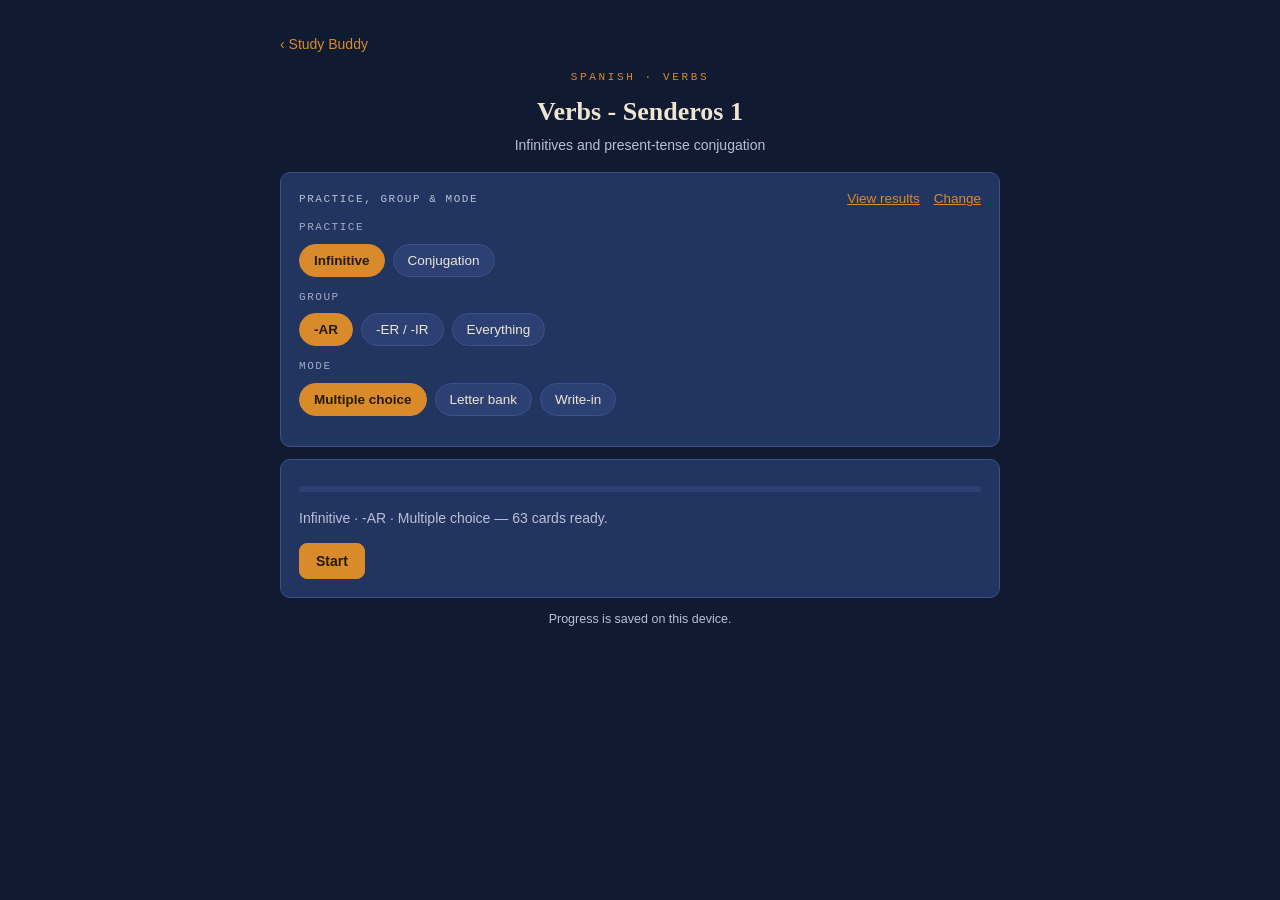
<file: tools/spanish/verbs.html>
<!DOCTYPE html>
<html lang="en">
<head>
<meta charset="utf-8">
<meta name="viewport" content="width=device-width, initial-scale=1">
<title>Verbs - Senderos 1 — Study Tool</title>
<link rel="stylesheet" href="../../assets/study.css">
</head>
<body>
  <main class="page" id="app"></main>
  <script src="../../assets/study-engine.js"></script>
  <script>
    var INF = {
      ar: [{"q": "to have lunch", "a": "almorzar"}, {"q": "to close", "a": "cerrar"}, {"q": "to begin", "a": "comenzar"}, {"q": "to count; to tell", "a": "contar"}, {"q": "to begin", "a": "empezar"}, {"q": "to find", "a": "encontrar"}, {"q": "to play (a sport or game)", "a": "jugar"}, {"q": "to show", "a": "mostrar"}, {"q": "to ask; to request", "a": "preguntar"}, {"q": "to think", "a": "pensar"}, {"q": "to intend", "a": "intentar"}, {"q": "to think about", "a": "pensar en"}, {"q": "to remember", "a": "recordar"}, {"q": "to return (go back)", "a": "regresar"}, {"q": "to skateboard", "a": "patinar"}, {"q": "to scuba dive", "a": "bucear"}, {"q": "to climb mountains", "a": "escalar montañas"}, {"q": "to ski", "a": "esquiar"}, {"q": "to win", "a": "ganar"}, {"q": "to go on a hike", "a": "escalar"}, {"q": "to swim", "a": "nadar"}, {"q": "to take a walk", "a": "caminar"}, {"q": "to skate", "a": "patinar"}, {"q": "to play sports", "a": "jugar deportes"}, {"q": "to sunbathe", "a": "tomar el sol"}, {"q": "to dance", "a": "bailar"}, {"q": "to look for", "a": "buscar"}, {"q": "to walk", "a": "caminar"}, {"q": "to sing", "a": "cantar"}, {"q": "to have dinner", "a": "cenar"}, {"q": "to buy", "a": "comprar"}, {"q": "to answer", "a": "contestar"}, {"q": "to converse; to chat", "a": "conversar"}, {"q": "to have breakfast", "a": "desayunar"}, {"q": "to rest", "a": "descansar"}, {"q": "to wish; to desire", "a": "desear"}, {"q": "to draw", "a": "dibujar"}, {"q": "to teach", "a": "enseñar"}, {"q": "to listen (to) the radio/music", "a": "escuchar"}, {"q": "to wait (for); to hope", "a": "esperar"}, {"q": "to study", "a": "estudiar"}, {"q": "to explain", "a": "explicar"}, {"q": "to talk; to speak", "a": "hablar"}, {"q": "to arrive", "a": "llegar"}, {"q": "to carry", "a": "llevar"}, {"q": "to look (at); to watch", "a": "mirar"}, {"q": "to need", "a": "necesitar"}, {"q": "to practice", "a": "practicar"}, {"q": "to ask", "a": "preguntar"}, {"q": "to prepare", "a": "preparar"}, {"q": "to return", "a": "regresar"}, {"q": "to end; to finish", "a": "terminar"}, {"q": "to take; to drink", "a": "tomar"}, {"q": "to work", "a": "trabajar"}, {"q": "to travel", "a": "viajar"}, {"q": "to watch movies", "a": "mirar películas"}, {"q": "to visit monuments", "a": "visitar monumentos"}, {"q": "to scream", "a": "gritar"}, {"q": "to chat", "a": "charlar"}, {"q": "to give", "a": "dar"}, {"q": "to like", "a": "gustar"}, {"q": "to return", "a": "regresar"}, {"q": "to watch movies", "a": "ver"}],
      erir: [{"q": "to receive", "a": "recibir", "orig": "ireabir", "changed": true}, {"q": "to have", "a": "tener"}, {"q": "to come", "a": "venir"}, {"q": "to live", "a": "vivir"}, {"q": "should; ought to", "a": "deber"}, {"q": "to get; to obtain", "a": "conseguir"}, {"q": "to say; to tell", "a": "decir"}, {"q": "to sleep", "a": "dormir"}, {"q": "to understand", "a": "entender"}, {"q": "to do; to make", "a": "hacer"}, {"q": "to go", "a": "ir"}, {"q": "to hear", "a": "oír"}, {"q": "to lose; to miss", "a": "perder"}, {"q": "to be able to; can", "a": "poder"}, {"q": "to put; to place", "a": "poner"}, {"q": "to prefer", "a": "preferir", "orig": "pieferir", "changed": true}, {"q": "to want; to love", "a": "querer"}, {"q": "to repeat", "a": "repetir"}, {"q": "to leave; to go out", "a": "salir"}, {"q": "to follow; to continue", "a": "seguir"}, {"q": "to suppose", "a": "suponer"}, {"q": "to bring", "a": "traer"}, {"q": "to see", "a": "ver"}, {"q": "to write a letter", "a": "escribir una carta"}, {"q": "to know; to be acquainted with", "a": "conocer"}, {"q": "to open", "a": "abrir"}, {"q": "to learn", "a": "aprender"}, {"q": "to attend", "a": "asistir"}, {"q": "to drink", "a": "beber"}, {"q": "to eat", "a": "comer"}, {"q": "to share", "a": "compartir"}, {"q": "to understand", "a": "comprender"}, {"q": "to run", "a": "correr"}, {"q": "to believe (in)", "a": "creer"}, {"q": "to describe", "a": "describir"}, {"q": "to write", "a": "escribir"}, {"q": "to read", "a": "leer"}, {"q": "to drive", "a": "conducir", "orig": "conduar", "changed": true}, {"q": "to decide", "a": "decidir"}, {"q": "to offer", "a": "ofrecer"}, {"q": "to seem", "a": "parecer"}, {"q": "to know; to know how", "a": "saber"}, {"q": "to translate", "a": "traducir"}, {"q": "to be", "a": "estar/ser"}, {"q": "should; ought to", "a": "deber"}]
    };
    var CONJ = { stem: [{"q": "to have lunch", "a": "almorzar", "forms": ["almuerzo", "almuerzas", "almuerza", "almorzamos", "almorzáis", "almuerzan"], "cg": "stem", "stemType": "o→ue"}, {"q": "to close", "a": "cerrar", "forms": ["cierro", "cierras", "cierra", "cerramos", "cerráis", "cierran"], "cg": "stem", "stemType": "e→ie"}, {"q": "to begin", "a": "comenzar", "forms": ["comienzo", "comienzas", "comienza", "comenzamos", "comenzáis", "comienzan"], "cg": "stem", "stemType": "e→ie"}, {"q": "to count; to tell", "a": "contar", "forms": ["cuento", "cuentas", "cuenta", "contamos", "contáis", "cuentan"], "cg": "stem", "stemType": "o→ue"}, {"q": "to begin", "a": "empezar", "forms": ["empiezo", "empiezas", "empieza", "empezamos", "empezáis", "empiezan"], "cg": "stem", "stemType": "e→ie"}, {"q": "to find", "a": "encontrar", "forms": ["encuentro", "encuentras", "encuentra", "encontramos", "encontráis", "encuentran"], "cg": "stem", "stemType": "o→ue"}, {"q": "to play (a sport or game)", "a": "jugar", "forms": ["juego", "juegas", "juega", "jugamos", "jugáis", "juegan"], "cg": "stem", "stemType": "u→ue"}, {"q": "to show", "a": "mostrar", "forms": ["muestro", "muestras", "muestra", "mostramos", "mostráis", "muestran"], "cg": "stem", "stemType": "o→ue"}, {"q": "to think", "a": "pensar", "forms": ["pienso", "piensas", "piensa", "pensamos", "pensáis", "piensan"], "cg": "stem", "stemType": "e→ie"}, {"q": "to remember", "a": "recordar", "forms": ["recuerdo", "recuerdas", "recuerda", "recordamos", "recordáis", "recuerdan"], "cg": "stem", "stemType": "o→ue"}, {"q": "to get; to obtain", "a": "conseguir", "forms": ["consigo", "consigues", "consigue", "conseguimos", "conseguís", "consiguen"], "cg": "stem", "stemType": "e→i"}, {"q": "to sleep", "a": "dormir", "forms": ["duermo", "duermes", "duerme", "dormimos", "dormís", "duermen"], "cg": "stem", "stemType": "o→ue"}, {"q": "to understand", "a": "entender", "forms": ["entiendo", "entiendes", "entiende", "entendemos", "entendéis", "entienden"], "cg": "stem", "stemType": "e→ie"}, {"q": "to lose; to miss", "a": "perder", "forms": ["pierdo", "pierdes", "pierde", "perdemos", "perdéis", "pierden"], "cg": "stem", "stemType": "e→ie"}, {"q": "to be able to; can", "a": "poder", "forms": ["puedo", "puedes", "puede", "podemos", "podéis", "pueden"], "cg": "stem", "stemType": "o→ue"}, {"q": "to prefer", "a": "preferir", "forms": ["prefiero", "prefieres", "prefiere", "preferimos", "preferís", "prefieren"], "cg": "stem", "stemType": "e→ie", "orig": "pieferir", "changed": true}, {"q": "to want; to love", "a": "querer", "forms": ["quiero", "quieres", "quiere", "queremos", "queréis", "quieren"], "cg": "stem", "stemType": "e→ie"}, {"q": "to repeat", "a": "repetir", "forms": ["repito", "repites", "repite", "repetimos", "repetís", "repiten"], "cg": "stem", "stemType": "e→i"}, {"q": "to follow; to continue", "a": "seguir", "forms": ["sigo", "sigues", "sigue", "seguimos", "seguís", "siguen"], "cg": "stem", "stemType": "e→i"}], yo: [{"q": "to do; to make", "a": "hacer", "forms": ["hago", "haces", "hace", "hacemos", "hacéis", "hacen"], "cg": "yo"}, {"q": "to put; to place", "a": "poner", "forms": ["pongo", "pones", "pone", "ponemos", "ponéis", "ponen"], "cg": "yo"}, {"q": "to leave; to go out", "a": "salir", "forms": ["salgo", "sales", "sale", "salimos", "salís", "salen"], "cg": "yo"}, {"q": "to suppose", "a": "suponer", "forms": ["supongo", "supones", "supone", "suponemos", "suponéis", "suponen"], "cg": "yo"}, {"q": "to bring", "a": "traer", "forms": ["traigo", "traes", "trae", "traemos", "traéis", "traen"], "cg": "yo"}, {"q": "to see", "a": "ver", "forms": ["veo", "ves", "ve", "vemos", "veis", "ven"], "cg": "yo"}, {"q": "to know; to be acquainted with", "a": "conocer", "forms": ["conozco", "conoces", "conoce", "conocemos", "conocéis", "conocen"], "cg": "yo"}, {"q": "to give", "a": "dar", "forms": ["doy", "das", "da", "damos", "dais", "dan"], "cg": "yo"}, {"q": "to drive", "a": "conducir", "forms": ["conduzco", "conduces", "conduce", "conducimos", "conducís", "conducen"], "cg": "yo", "orig": "conduar", "changed": true}, {"q": "to offer", "a": "ofrecer", "forms": ["ofrezco", "ofreces", "ofrece", "ofrecemos", "ofrecéis", "ofrecen"], "cg": "yo"}, {"q": "to seem", "a": "parecer", "forms": ["parezco", "pareces", "parece", "parecemos", "parecéis", "parecen"], "cg": "yo"}, {"q": "to know; to know how", "a": "saber", "forms": ["sé", "sabes", "sabe", "sabemos", "sabéis", "saben"], "cg": "yo"}, {"q": "to translate", "a": "traducir", "forms": ["traduzco", "traduces", "traduce", "traducimos", "traducís", "traducen"], "cg": "yo"}], fully: [{"q": "to have", "a": "tener", "forms": ["tengo", "tienes", "tiene", "tenemos", "tenéis", "tienen"], "cg": "fully"}, {"q": "to come", "a": "venir", "forms": ["vengo", "vienes", "viene", "venimos", "venís", "vienen"], "cg": "fully"}, {"q": "to say; to tell", "a": "decir", "forms": ["digo", "dices", "dice", "decimos", "decís", "dicen"], "cg": "fully"}, {"q": "to go", "a": "ir", "forms": ["voy", "vas", "va", "vamos", "vais", "van"], "cg": "fully"}, {"q": "to hear", "a": "oír", "forms": ["oigo", "oyes", "oye", "oímos", "oís", "oyen"], "cg": "fully"}], allirr: [{"q": "to have lunch", "a": "almorzar", "forms": ["almuerzo", "almuerzas", "almuerza", "almorzamos", "almorzáis", "almuerzan"], "cg": "stem", "stemType": "o→ue"}, {"q": "to close", "a": "cerrar", "forms": ["cierro", "cierras", "cierra", "cerramos", "cerráis", "cierran"], "cg": "stem", "stemType": "e→ie"}, {"q": "to begin", "a": "comenzar", "forms": ["comienzo", "comienzas", "comienza", "comenzamos", "comenzáis", "comienzan"], "cg": "stem", "stemType": "e→ie"}, {"q": "to count; to tell", "a": "contar", "forms": ["cuento", "cuentas", "cuenta", "contamos", "contáis", "cuentan"], "cg": "stem", "stemType": "o→ue"}, {"q": "to begin", "a": "empezar", "forms": ["empiezo", "empiezas", "empieza", "empezamos", "empezáis", "empiezan"], "cg": "stem", "stemType": "e→ie"}, {"q": "to find", "a": "encontrar", "forms": ["encuentro", "encuentras", "encuentra", "encontramos", "encontráis", "encuentran"], "cg": "stem", "stemType": "o→ue"}, {"q": "to play (a sport or game)", "a": "jugar", "forms": ["juego", "juegas", "juega", "jugamos", "jugáis", "juegan"], "cg": "stem", "stemType": "u→ue"}, {"q": "to show", "a": "mostrar", "forms": ["muestro", "muestras", "muestra", "mostramos", "mostráis", "muestran"], "cg": "stem", "stemType": "o→ue"}, {"q": "to think", "a": "pensar", "forms": ["pienso", "piensas", "piensa", "pensamos", "pensáis", "piensan"], "cg": "stem", "stemType": "e→ie"}, {"q": "to remember", "a": "recordar", "forms": ["recuerdo", "recuerdas", "recuerda", "recordamos", "recordáis", "recuerdan"], "cg": "stem", "stemType": "o→ue"}, {"q": "to have", "a": "tener", "forms": ["tengo", "tienes", "tiene", "tenemos", "tenéis", "tienen"], "cg": "fully"}, {"q": "to come", "a": "venir", "forms": ["vengo", "vienes", "viene", "venimos", "venís", "vienen"], "cg": "fully"}, {"q": "to get; to obtain", "a": "conseguir", "forms": ["consigo", "consigues", "consigue", "conseguimos", "conseguís", "consiguen"], "cg": "stem", "stemType": "e→i"}, {"q": "to say; to tell", "a": "decir", "forms": ["digo", "dices", "dice", "decimos", "decís", "dicen"], "cg": "fully"}, {"q": "to sleep", "a": "dormir", "forms": ["duermo", "duermes", "duerme", "dormimos", "dormís", "duermen"], "cg": "stem", "stemType": "o→ue"}, {"q": "to understand", "a": "entender", "forms": ["entiendo", "entiendes", "entiende", "entendemos", "entendéis", "entienden"], "cg": "stem", "stemType": "e→ie"}, {"q": "to do; to make", "a": "hacer", "forms": ["hago", "haces", "hace", "hacemos", "hacéis", "hacen"], "cg": "yo"}, {"q": "to go", "a": "ir", "forms": ["voy", "vas", "va", "vamos", "vais", "van"], "cg": "fully"}, {"q": "to hear", "a": "oír", "forms": ["oigo", "oyes", "oye", "oímos", "oís", "oyen"], "cg": "fully"}, {"q": "to lose; to miss", "a": "perder", "forms": ["pierdo", "pierdes", "pierde", "perdemos", "perdéis", "pierden"], "cg": "stem", "stemType": "e→ie"}, {"q": "to be able to; can", "a": "poder", "forms": ["puedo", "puedes", "puede", "podemos", "podéis", "pueden"], "cg": "stem", "stemType": "o→ue"}, {"q": "to put; to place", "a": "poner", "forms": ["pongo", "pones", "pone", "ponemos", "ponéis", "ponen"], "cg": "yo"}, {"q": "to prefer", "a": "preferir", "forms": ["prefiero", "prefieres", "prefiere", "preferimos", "preferís", "prefieren"], "cg": "stem", "stemType": "e→ie", "orig": "pieferir", "changed": true}, {"q": "to want; to love", "a": "querer", "forms": ["quiero", "quieres", "quiere", "queremos", "queréis", "quieren"], "cg": "stem", "stemType": "e→ie"}, {"q": "to repeat", "a": "repetir", "forms": ["repito", "repites", "repite", "repetimos", "repetís", "repiten"], "cg": "stem", "stemType": "e→i"}, {"q": "to leave; to go out", "a": "salir", "forms": ["salgo", "sales", "sale", "salimos", "salís", "salen"], "cg": "yo"}, {"q": "to follow; to continue", "a": "seguir", "forms": ["sigo", "sigues", "sigue", "seguimos", "seguís", "siguen"], "cg": "stem", "stemType": "e→i"}, {"q": "to suppose", "a": "suponer", "forms": ["supongo", "supones", "supone", "suponemos", "suponéis", "suponen"], "cg": "yo"}, {"q": "to bring", "a": "traer", "forms": ["traigo", "traes", "trae", "traemos", "traéis", "traen"], "cg": "yo"}, {"q": "to see", "a": "ver", "forms": ["veo", "ves", "ve", "vemos", "veis", "ven"], "cg": "yo"}, {"q": "to know; to be acquainted with", "a": "conocer", "forms": ["conozco", "conoces", "conoce", "conocemos", "conocéis", "conocen"], "cg": "yo"}, {"q": "to give", "a": "dar", "forms": ["doy", "das", "da", "damos", "dais", "dan"], "cg": "yo"}, {"q": "to drive", "a": "conducir", "forms": ["conduzco", "conduces", "conduce", "conducimos", "conducís", "conducen"], "cg": "yo", "orig": "conduar", "changed": true}, {"q": "to offer", "a": "ofrecer", "forms": ["ofrezco", "ofreces", "ofrece", "ofrecemos", "ofrecéis", "ofrecen"], "cg": "yo"}, {"q": "to seem", "a": "parecer", "forms": ["parezco", "pareces", "parece", "parecemos", "parecéis", "parecen"], "cg": "yo"}, {"q": "to know; to know how", "a": "saber", "forms": ["sé", "sabes", "sabe", "sabemos", "sabéis", "saben"], "cg": "yo"}, {"q": "to translate", "a": "traducir", "forms": ["traduzco", "traduces", "traduce", "traducimos", "traducís", "traducen"], "cg": "yo"}], regular: [{"q": "to ask; to request", "a": "preguntar", "forms": ["pregunto", "preguntas", "pregunta", "preguntamos", "preguntáis", "preguntan"], "cg": "regular"}, {"q": "to intend", "a": "intentar", "forms": ["intento", "intentas", "intenta", "intentamos", "intentáis", "intentan"], "cg": "regular"}, {"q": "to return (go back)", "a": "regresar", "forms": ["regreso", "regresas", "regresa", "regresamos", "regresáis", "regresan"], "cg": "regular"}, {"q": "to skateboard", "a": "patinar", "forms": ["patino", "patinas", "patina", "patinamos", "patináis", "patinan"], "cg": "regular"}, {"q": "to scuba dive", "a": "bucear", "forms": ["buceo", "buceas", "bucea", "buceamos", "buceáis", "bucean"], "cg": "regular"}, {"q": "to climb mountains", "a": "escalar montañas", "forms": ["escalo montañas", "escalas montañas", "escala montañas", "escalamos montañas", "escaláis montañas", "escalan montañas"], "cg": "regular"}, {"q": "to ski", "a": "esquiar", "forms": ["esquío", "esquías", "esquía", "esquiamos", "esquiáis", "esquían"], "cg": "regular"}, {"q": "to win", "a": "ganar", "forms": ["gano", "ganas", "gana", "ganamos", "ganáis", "ganan"], "cg": "regular"}, {"q": "to swim", "a": "nadar", "forms": ["nado", "nadas", "nada", "nadamos", "nadáis", "nadan"], "cg": "regular"}, {"q": "to take a walk", "a": "caminar", "forms": ["camino", "caminas", "camina", "caminamos", "camináis", "caminan"], "cg": "regular"}, {"q": "to sunbathe", "a": "tomar el sol", "forms": ["tomo el sol", "tomas el sol", "toma el sol", "tomamos el sol", "tomáis el sol", "toman el sol"], "cg": "regular"}, {"q": "to dance", "a": "bailar", "forms": ["bailo", "bailas", "baila", "bailamos", "bailáis", "bailan"], "cg": "regular"}, {"q": "to look for", "a": "buscar", "forms": ["busco", "buscas", "busca", "buscamos", "buscáis", "buscan"], "cg": "regular"}, {"q": "to sing", "a": "cantar", "forms": ["canto", "cantas", "canta", "cantamos", "cantáis", "cantan"], "cg": "regular"}, {"q": "to have dinner", "a": "cenar", "forms": ["ceno", "cenas", "cena", "cenamos", "cenáis", "cenan"], "cg": "regular"}, {"q": "to buy", "a": "comprar", "forms": ["compro", "compras", "compra", "compramos", "compráis", "compran"], "cg": "regular"}, {"q": "to answer", "a": "contestar", "forms": ["contesto", "contestas", "contesta", "contestamos", "contestáis", "contestan"], "cg": "regular"}, {"q": "to converse; to chat", "a": "conversar", "forms": ["converso", "conversas", "conversa", "conversamos", "conversáis", "conversan"], "cg": "regular"}, {"q": "to have breakfast", "a": "desayunar", "forms": ["desayuno", "desayunas", "desayuna", "desayunamos", "desayunáis", "desayunan"], "cg": "regular"}, {"q": "to rest", "a": "descansar", "forms": ["descanso", "descansas", "descansa", "descansamos", "descansáis", "descansan"], "cg": "regular"}, {"q": "to wish; to desire", "a": "desear", "forms": ["deseo", "deseas", "desea", "deseamos", "deseáis", "desean"], "cg": "regular"}, {"q": "to draw", "a": "dibujar", "forms": ["dibujo", "dibujas", "dibuja", "dibujamos", "dibujáis", "dibujan"], "cg": "regular"}, {"q": "to teach", "a": "enseñar", "forms": ["enseño", "enseñas", "enseña", "enseñamos", "enseñáis", "enseñan"], "cg": "regular"}, {"q": "to listen (to) the radio/music", "a": "escuchar", "forms": ["escucho", "escuchas", "escucha", "escuchamos", "escucháis", "escuchan"], "cg": "regular"}, {"q": "to wait (for); to hope", "a": "esperar", "forms": ["espero", "esperas", "espera", "esperamos", "esperáis", "esperan"], "cg": "regular"}, {"q": "to study", "a": "estudiar", "forms": ["estudio", "estudias", "estudia", "estudiamos", "estudiáis", "estudian"], "cg": "regular"}, {"q": "to explain", "a": "explicar", "forms": ["explico", "explicas", "explica", "explicamos", "explicáis", "explican"], "cg": "regular"}, {"q": "to talk; to speak", "a": "hablar", "forms": ["hablo", "hablas", "habla", "hablamos", "habláis", "hablan"], "cg": "regular"}, {"q": "to arrive", "a": "llegar", "forms": ["llego", "llegas", "llega", "llegamos", "llegáis", "llegan"], "cg": "regular"}, {"q": "to carry", "a": "llevar", "forms": ["llevo", "llevas", "lleva", "llevamos", "lleváis", "llevan"], "cg": "regular"}, {"q": "to look (at); to watch", "a": "mirar", "forms": ["miro", "miras", "mira", "miramos", "miráis", "miran"], "cg": "regular"}, {"q": "to need", "a": "necesitar", "forms": ["necesito", "necesitas", "necesita", "necesitamos", "necesitáis", "necesitan"], "cg": "regular"}, {"q": "to practice", "a": "practicar", "forms": ["practico", "practicas", "practica", "practicamos", "practicáis", "practican"], "cg": "regular"}, {"q": "to prepare", "a": "preparar", "forms": ["preparo", "preparas", "prepara", "preparamos", "preparáis", "preparan"], "cg": "regular"}, {"q": "to end; to finish", "a": "terminar", "forms": ["termino", "terminas", "termina", "terminamos", "termináis", "terminan"], "cg": "regular"}, {"q": "to work", "a": "trabajar", "forms": ["trabajo", "trabajas", "trabaja", "trabajamos", "trabajáis", "trabajan"], "cg": "regular"}, {"q": "to travel", "a": "viajar", "forms": ["viajo", "viajas", "viaja", "viajamos", "viajáis", "viajan"], "cg": "regular"}, {"q": "to visit monuments", "a": "visitar monumentos", "forms": ["visito monumentos", "visitas monumentos", "visita monumentos", "visitamos monumentos", "visitáis monumentos", "visitan monumentos"], "cg": "regular"}, {"q": "to scream", "a": "gritar", "forms": ["grito", "gritas", "grita", "gritamos", "gritáis", "gritan"], "cg": "regular"}, {"q": "to chat", "a": "charlar", "forms": ["charlo", "charlas", "charla", "charlamos", "charláis", "charlan"], "cg": "regular"}, {"q": "to receive", "a": "recibir", "forms": ["recibo", "recibes", "recibe", "recibimos", "recibís", "reciben"], "cg": "regular", "orig": "ireabir", "changed": true}, {"q": "to live", "a": "vivir", "forms": ["vivo", "vives", "vive", "vivimos", "vivís", "viven"], "cg": "regular"}, {"q": "should; ought to", "a": "deber", "forms": ["debo", "debes", "debe", "debemos", "debéis", "deben"], "cg": "regular"}, {"q": "to write a letter", "a": "escribir una carta", "forms": ["escribo una carta", "escribes una carta", "escribe una carta", "escribimos una carta", "escribís una carta", "escriben una carta"], "cg": "regular"}, {"q": "to open", "a": "abrir", "forms": ["abro", "abres", "abre", "abrimos", "abrís", "abren"], "cg": "regular"}, {"q": "to learn", "a": "aprender", "forms": ["aprendo", "aprendes", "aprende", "aprendemos", "aprendéis", "aprenden"], "cg": "regular"}, {"q": "to attend", "a": "asistir", "forms": ["asisto", "asistes", "asiste", "asistimos", "asistís", "asisten"], "cg": "regular"}, {"q": "to drink", "a": "beber", "forms": ["bebo", "bebes", "bebe", "bebemos", "bebéis", "beben"], "cg": "regular"}, {"q": "to eat", "a": "comer", "forms": ["como", "comes", "come", "comemos", "coméis", "comen"], "cg": "regular"}, {"q": "to share", "a": "compartir", "forms": ["comparto", "compartes", "comparte", "compartimos", "compartís", "comparten"], "cg": "regular"}, {"q": "to understand", "a": "comprender", "forms": ["comprendo", "comprendes", "comprende", "comprendemos", "comprendéis", "comprenden"], "cg": "regular"}, {"q": "to run", "a": "correr", "forms": ["corro", "corres", "corre", "corremos", "corréis", "corren"], "cg": "regular"}, {"q": "to believe (in)", "a": "creer", "forms": ["creo", "crees", "cree", "creemos", "creéis", "creen"], "cg": "regular"}, {"q": "to describe", "a": "describir", "forms": ["describo", "describes", "describe", "describimos", "describís", "describen"], "cg": "regular"}, {"q": "to read", "a": "leer", "forms": ["leo", "lees", "lee", "leemos", "leéis", "leen"], "cg": "regular"}, {"q": "to decide", "a": "decidir", "forms": ["decido", "decides", "decide", "decidimos", "decidís", "deciden"], "cg": "regular"}] };

    StudyEngine.mount({
      title: "Verbs - Senderos 1",
      subtitle: "Infinitives and present-tense conjugation",
      eyebrow: "Spanish \u00b7 Verbs",
      accent: "#d98a2b",
      storageKey: "spanish-verbs",
      strictMatch: true,
      pronouns: ["yo","t\u00fa","\u00e9l/ella","nosotros","vosotros","ellos/ellas"],
      tracks: [
        {
          id: "inf", name: "Infinitive",
          groups: [
            { id:"ar",   name:"-AR",        cards: INF.ar },
            { id:"erir", name:"-ER / -IR",  cards: INF.erir },
            { id:"all",  name:"Everything", cards: INF.ar.concat(INF.erir) }
          ],
          modes: ["mc","build","write"]
        },
        {
          id: "conj", name: "Conjugation",
          groups: [
            { id:"stem",    name:"Stem-changing",   cards: CONJ.stem },
            { id:"yo",      name:"Irregular Yo",     cards: CONJ.yo },
            { id:"fully",   name:"Fully irregular",  cards: CONJ.fully },
            { id:"allirr",  name:"All irregulars",   cards: CONJ.allirr },
            { id:"regular", name:"Regular",          cards: CONJ.regular }
          ],
          modes: ["conjtable","conj"],
          // irregular groups drill all pronouns by default; regular uses one random
          defaultModeFor: function(groupId){ return groupId === "regular" ? "conj" : "conjtable"; }
        }
      ]
    });
  </script>
</body>
</html>
</file>
<file: assets/site.css>
/* Study Desk — shared styles for home + subject pages.
   Offline-safe: system font stacks only, no web fonts. */

:root{
  --ink:      #14213d;   /* deep ink blue — primary text & headers */
  --ink-soft: #45506b;   /* secondary text */
  --paper:    #fbf7ef;   /* warm paper background */
  --card:     #ffffff;   /* tool row surface */
  --rule:     #e4dccc;   /* hairline dividers on paper */
  --ochre:    #d98a2b;   /* default accent */
  --ochre-ink:#8a5410;   /* accent text on paper */
  --shadow:   rgba(20, 33, 61, 0.07);
  --serif: Georgia, 'Iowan Old Style', 'Palatino Linotype', Palatino, serif;
  --sans: -apple-system, BlinkMacSystemFont, 'Segoe UI', Roboto, Helvetica, Arial, sans-serif;
}

*{ box-sizing: border-box; }

html{ -webkit-text-size-adjust: 100%; }

body{
  margin: 0;
  min-height: 100vh;
  background:
    linear-gradient(180deg, #fdfbf6 0%, var(--paper) 140px) fixed,
    var(--paper);
  color: var(--ink);
  font-family: var(--sans);
  font-size: 16px;
  line-height: 1.5;
}

.wrap{
  max-width: 820px;
  margin: 0 auto;
  padding: 26px 22px 60px;
}

/* ---------- Masthead ---------- */
.masthead{
  display: flex;
  align-items: baseline;
  justify-content: space-between;
  gap: 12px;
  border-bottom: 2px solid var(--ink);
  padding-bottom: 10px;
  margin-bottom: 4px;
}
.masthead h1{
  font-family: var(--serif);
  font-weight: 700;
  font-size: 30px;
  letter-spacing: -0.01em;
  margin: 0;
  color: var(--ink);
}
.masthead p{ display: none; }


/* ---------- Filter tiles ---------- */
.tile-bar{
  display: flex;
  flex-wrap: wrap;
  gap: 8px;
  margin: 14px 0 16px;
}
.subject-tile{
  font-family: var(--sans);
  font-size: 14px;
  font-weight: 600;
  padding: 7px 15px;
  border-radius: 999px;
  border: 1.5px solid var(--rule);
  background: var(--card);
  color: var(--ink);
  cursor: pointer;
  transition: background 0.15s, border-color 0.15s, color 0.15s;
}
.subject-tile:hover{ border-color: var(--tile-accent, var(--ink-soft)); }
.subject-tile:focus-visible{ outline: 2px solid var(--ink); outline-offset: 2px; }
/* Active subject tile uses its own accent; the "All" tile uses ink. */
.subject-tile.active{
  background: var(--tile-accent, var(--ink));
  border-color: var(--tile-accent, var(--ink));
  color: #fff;
}

/* ---------- Status switch (in the header, opposite the title) ---------- */
.status-switch{
  flex: 0 0 auto;
  display: inline-flex;
  align-items: center;
  gap: 8px;
  background: transparent;
  border: none;
  padding: 0;
  cursor: pointer;
}
.status-switch .switch-label{
  font-family: var(--sans);
  font-size: 12.5px;
  font-weight: 600;
  color: var(--ink-soft);
  white-space: nowrap;
}
.status-switch .switch-track{
  position: relative;
  width: 38px;
  height: 22px;
  border-radius: 999px;
  background: var(--rule);
  border: 1px solid var(--rule);
  transition: background 0.15s ease, border-color 0.15s ease;
  flex: 0 0 auto;
}
.status-switch .switch-thumb{
  position: absolute;
  top: 2px;
  left: 2px;
  width: 16px;
  height: 16px;
  border-radius: 50%;
  background: var(--card);
  box-shadow: 0 1px 2px var(--shadow);
  transition: left 0.15s ease;
}
.status-switch.on .switch-track{
  background: var(--ink);
  border-color: var(--ink);
}
.status-switch.on .switch-thumb{ left: 18px; }
.status-switch.on .switch-label{ color: var(--ink); }
.status-switch:focus-visible{ outline: 2px solid var(--ink); outline-offset: 3px; border-radius: 999px; }

/* ---------- List section labels (Active / Done) ---------- */
.list-section-label{
  font-family: var(--sans);
  font-size: 12px;
  font-weight: 700;
  letter-spacing: 0.04em;
  text-transform: uppercase;
  color: var(--ink-soft);
  margin: 4px 0 8px;
}
.list-section-label.done{ margin-top: 20px; }

/* Done tools read as secondary (muted) but stay usable. */
.done-list .tool{ opacity: 0.62; }
.done-list .tool:hover,
.done-list .tool:focus-visible{ opacity: 1; }

/* ---------- Flat tool list ---------- */
.tool-list{ list-style: none; margin: 0; padding: 0; }
.tool-li.hidden{ display: none; }

.tool{
  display: block;
  background: var(--card);
  border: 1px solid var(--rule);
  border-left: 4px solid var(--stripe, var(--ochre));
  border-radius: 7px;
  padding: 9px 14px;
  margin-bottom: 6px;
  text-decoration: none;
  color: inherit;
  box-shadow: 0 1px 2px var(--shadow);
  transition: box-shadow 0.15s ease, transform 0.15s ease;
}
.tool:hover,
.tool:focus-visible{
  box-shadow: 0 4px 14px var(--shadow);
  transform: translateY(-1px);
  outline: none;
}
.tool:focus-visible{ outline: 2px solid var(--ink); outline-offset: 2px; }

.tool-top{
  display: flex;
  align-items: baseline;
  justify-content: space-between;
  gap: 12px;
}
.tool-head{
  display: flex;
  align-items: baseline;
  gap: 7px;
  min-width: 0;
  flex-wrap: wrap;
}
.tool-title{
  font-family: var(--serif);
  font-size: 17px;
  color: var(--ink);
}
.tool-dot{ color: var(--ink-soft); }
.tool-subject{ font-weight: 700; font-size: 13px; }
.tool-date{
  font-size: 12px;
  color: var(--ink-soft);
  white-space: nowrap;
  flex: 0 0 auto;
}
/* Note is hidden by default; revealed on hover/focus of the row.
   Only on devices that actually support hover (desktops/laptops). On touch
   devices there is no hover, and enabling it can cause a two-tap issue, so we
   leave the note fully hidden there. */
.tool-note{
  margin: 5px 0 0;
  font-size: 13.5px;
  color: var(--ink-soft);
  max-height: 0;
  overflow: hidden;
  opacity: 0;
  transition: max-height 0.2s ease, opacity 0.2s ease, margin 0.2s ease;
}
@media (hover: hover){
  .tool.has-note:hover .tool-note,
  .tool.has-note:focus-visible .tool-note{
    max-height: 4.5em;
    opacity: 1;
    margin-top: 6px;
  }
}

/* ---------- Empty states ---------- */
.empty{
  background: var(--card);
  border: 1px dashed var(--rule);
  border-radius: 8px;
  padding: 18px;
  color: var(--ink-soft);
  font-size: 15px;
  margin: 4px 0 0;
}
.empty code{
  background: #f1ebde;
  padding: 1px 6px;
  border-radius: 4px;
  font-size: 13px;
}

/* ---------- Footer ---------- */
.foot{
  margin-top: 40px;
  padding-top: 16px;
  border-top: 1px solid var(--rule);
  font-size: 13px;
  color: var(--ink-soft);
}

/* ---------- Responsive ---------- */
@media (max-width: 520px){
  .masthead h1{ font-size: 32px; }
  .tool-top{ flex-direction: column; gap: 2px; }
  .wrap{ padding: 28px 16px 60px; }
  .subject-tile{ font-size: 14px; padding: 9px 15px; }
}

@media (prefers-reduced-motion: reduce){
  .tool{ transition: none; }
  .tool:hover, .tool:focus-visible{ transform: none; }
}
</file>
<file: assets/study.css>
/* Study tool engine — shared styles.
   Every tool loads this so they look and behave alike. Per-tool identity comes
   from --accent, set inline on <body> (see the template). Offline-safe fonts. */

:root{
  --bg:#101a30; --panel:#223561; --panel-2:#2c4074; --rule:#3d5088;
  --ink:#eee6d3; --ink-dim:#b9c0d6; --gold:#c9a227; --gold-dim:#8d7326;
  --good:#4c9a6a; --bad:#c1443b;
  --accent:#c9a227; /* per-tool override */
  --font-display:Georgia,'Times New Roman',serif;
  --font-body:-apple-system,BlinkMacSystemFont,'Segoe UI',Helvetica,Arial,sans-serif;
  --font-mono:'Courier New',Courier,monospace;
}
*{ box-sizing:border-box; }
body{ margin:0; min-height:100vh; background:var(--bg); color:var(--ink); font-family:var(--font-body); line-height:1.5; -webkit-text-size-adjust:100%; }
.page{ max-width:760px; margin:0 auto; padding:32px 20px 80px; }

.back-link{ display:inline-block; margin-bottom:14px; color:var(--accent); text-decoration:none; font-size:14px; }
.back-link:hover{ text-decoration:underline; }
.masthead{ text-align:center; margin-bottom:16px; }
.eyebrow{ font-family:var(--font-mono); letter-spacing:0.24em; text-transform:uppercase; font-size:11px; color:var(--accent); margin:0 0 6px; }
h1{ font-family:var(--font-display); font-weight:700; font-size:26px; margin:0 0 4px; }
.sub{ color:var(--ink-dim); font-size:14px; margin:0; }
.card{ background:var(--panel); border:1px solid var(--rule); border-radius:10px; padding:18px; margin-bottom:12px; }

.section-label{ font-family:var(--font-mono); font-size:11px; letter-spacing:0.14em; text-transform:uppercase; color:var(--ink-dim); margin:0 0 10px; }
.controls-head{ display:flex; align-items:center; justify-content:space-between; margin-bottom:12px; gap:12px; }
.controls-head-actions{ display:flex; gap:14px; align-items:center; }
.controls-sub{ margin:0 0 8px; opacity:0.85; }
.chip-row{ display:flex; flex-wrap:wrap; gap:8px; margin-bottom:12px; }
.chip{ font-family:var(--font-body); font-size:13.5px; padding:8px 14px; border-radius:999px; border:1px solid var(--rule); background:var(--panel-2); color:var(--ink); cursor:pointer; transition:background .15s,border-color .15s; }
.chip:hover{ border-color:var(--gold-dim); }
.chip.active{ background:var(--accent); border-color:var(--accent); color:#241b03; font-weight:600; }
.controls-summary{ font-family:var(--font-body); font-size:14px; color:var(--ink); margin:0; }
.controls-summary .accent{ color:var(--accent); font-weight:600; }
.hidden{ display:none !important; }

.link-btn{ background:none; border:none; color:var(--accent); font-family:var(--font-body); font-size:13.5px; cursor:pointer; padding:0; text-decoration:underline; }
.link-btn:hover{ color:var(--ink); }

.stats-row{ display:flex; align-items:center; justify-content:space-between; font-size:13px; color:var(--ink-dim); margin-bottom:8px; gap:10px; }
.progress-track{ height:6px; background:var(--panel-2); border-radius:999px; overflow:hidden; margin-bottom:16px; }
.progress-fill{ height:100%; width:0; background:var(--accent); border-radius:999px; transition:width .3s; }
.best-badge{ color:var(--gold); }

.prompt-eyebrow{ font-family:var(--font-mono); font-size:11px; letter-spacing:0.1em; text-transform:uppercase; color:var(--ink-dim); margin:0 0 8px; }
.prompt{ font-family:var(--font-display); font-size:20px; margin:0 0 16px; line-height:1.35; }

.btn{ font-family:var(--font-body); font-size:14px; padding:9px 16px; border-radius:8px; border:1px solid var(--rule); background:var(--panel-2); color:var(--ink); cursor:pointer; }
.btn-primary{ background:var(--accent); border-color:var(--accent); color:#241b03; font-weight:600; }
.btn-primary:disabled{ opacity:0.45; cursor:default; }
.btn-ghost{ background:transparent; }
.action-row{ display:flex; gap:10px; flex-wrap:wrap; margin-top:14px; }

/* Flashcards (sized to tallest face by JS; faces scroll as a safety net) */
.flashcard{ perspective:1200px; margin-bottom:4px; }
.flash-inner{ position:relative; width:100%; min-height:180px; transition:transform .5s; transform-style:preserve-3d; cursor:pointer; }
.flash-inner.flipped{ transform:rotateY(180deg); }
.flash-face{ position:absolute; inset:0; backface-visibility:hidden; -webkit-backface-visibility:hidden; border:1px solid var(--rule); border-radius:12px; padding:20px; display:flex; flex-direction:column; justify-content:center; overflow-y:auto; -webkit-overflow-scrolling:touch; }
.flash-front{ background:var(--panel-2); }
.flash-back{ background:#20402f; border-color:var(--good); transform:rotateY(180deg); }
.flash-tag{ font-family:var(--font-mono); font-size:10.5px; letter-spacing:0.1em; text-transform:uppercase; margin:0 0 10px; }
.flash-front .flash-tag{ color:var(--ink-dim); }
.flash-back .flash-tag{ color:var(--good); }
.flash-q{ font-family:var(--font-display); font-size:19px; line-height:1.35; }
.flash-a{ font-size:15.5px; line-height:1.55; }
.flash-hint{ text-align:center; color:var(--ink-dim); font-size:12.5px; margin:10px 0 0; }
.flash-measure{ position:absolute; visibility:hidden; pointer-events:none; left:0; right:0; top:0; border:1px solid transparent; border-radius:12px; padding:20px; }

/* Multiple choice */
.options{ display:flex; flex-direction:column; gap:8px; }
.option-btn{ text-align:left; font-family:var(--font-body); font-size:15px; line-height:1.45; padding:12px 14px; min-height:44px; border-radius:8px; border:1px solid var(--rule); background:var(--panel-2); color:var(--ink); cursor:pointer; }
.option-btn:hover{ border-color:var(--gold-dim); }
.option-btn.correct{ border-color:var(--good); background:rgba(76,154,106,0.22); }
.option-btn.incorrect{ border-color:var(--bad); background:rgba(193,68,59,0.22); }
.option-btn:disabled{ cursor:default; }

/* Write-in */
.write-area{ width:100%; min-height:90px; font-family:var(--font-body); font-size:15px; line-height:1.5; padding:12px 14px; border-radius:8px; border:1px solid var(--rule); background:var(--panel-2); color:var(--ink); resize:vertical; }
.write-area:focus{ outline:none; border-color:var(--accent); }
.accent-row{ display:flex; flex-wrap:wrap; gap:6px; margin-top:8px; }
.accent-key{ font-family:var(--font-body); font-size:15px; min-width:38px; min-height:38px; padding:6px 10px; border-radius:8px; border:1px solid var(--rule); background:var(--panel-2); color:var(--ink); cursor:pointer; }
.accent-key:hover{ border-color:var(--gold-dim); }

/* Letter bank (build) mode */
.build-zone{ display:flex; flex-wrap:wrap; gap:6px; min-height:52px; align-content:flex-start; padding:10px; border:1px dashed var(--rule); border-radius:8px; background:rgba(0,0,0,0.12); margin:4px 0 14px; }
.build-zone.correct{ border-color:var(--good); background:rgba(76,154,106,0.15); }
.build-zone.wrong{ border-color:var(--bad); background:rgba(193,68,59,0.15); }
.build-slot{ min-width:34px; height:42px; display:flex; align-items:center; justify-content:center; font-family:var(--font-display); font-size:20px; border-radius:7px; background:var(--panel); border:1px solid var(--rule); color:var(--ink); cursor:pointer; padding:0 6px; }
.build-slot.space{ min-width:16px; border:none; background:transparent; cursor:default; }
.build-placeholder{ color:var(--ink-dim); font-size:13px; align-self:center; }
.bank{ display:flex; flex-wrap:wrap; gap:8px; margin-bottom:6px; }
.bank-tile{ min-width:40px; min-height:44px; padding:6px 12px; font-family:var(--font-display); font-size:20px; border-radius:8px; border:1px solid var(--rule); background:var(--panel-2); color:var(--ink); cursor:pointer; transition:transform .08s, opacity .12s; }
.bank-tile:hover{ border-color:var(--gold-dim); }
.bank-tile:active{ transform:translateY(1px); }
.bank-tile.used{ opacity:0.28; pointer-events:none; }
.build-hint{ color:var(--ink-dim); font-size:12.5px; margin:8px 0 0; }

/* Conjugation table (all pronouns) */
.conj-table{ margin:4px 0 4px; }
.conj-row{ display:grid; grid-template-columns:110px 1fr; gap:10px; align-items:center; margin-bottom:8px; }
.conj-pron{ color:var(--ink-dim); font-size:14px; text-align:right; }
.conj-input{ width:100%; font-family:var(--font-body); font-size:15px; padding:9px 12px; border-radius:8px; border:1px solid var(--rule); background:var(--panel-2); color:var(--ink); }
.conj-input:focus{ outline:none; border-color:var(--accent); }
.conj-input.conj-ok{ border-color:var(--good); background:rgba(76,154,106,0.16); }
.conj-input.conj-bad{ border-color:var(--bad); background:rgba(193,68,59,0.16); }
.conj-key{ margin-top:2px; }
.conj-key-row{ display:grid; grid-template-columns:110px 1fr; gap:10px; padding:3px 0; font-size:14px; }
.conj-key-row .conj-pron{ color:var(--good); }
@media (max-width:480px){
  .conj-row{ grid-template-columns:84px 1fr; gap:8px; }
  .conj-pron{ font-size:13px; }
  .conj-key-row{ grid-template-columns:84px 1fr; }
}
.model-answer{ margin-top:14px; border:1px solid var(--good); background:#20402f; border-radius:8px; padding:14px; }
.model-answer .ma-tag{ font-family:var(--font-mono); font-size:10.5px; letter-spacing:0.1em; text-transform:uppercase; color:var(--good); margin:0 0 6px; }
.model-answer p{ margin:0; font-size:15px; line-height:1.55; }

/* Corrected-answer callout */
.changed-note{ margin-top:12px; border:1px solid var(--gold-dim); background:rgba(201,162,39,0.10); border-radius:8px; padding:12px 14px; }
.changed-note .cn-tag{ font-family:var(--font-mono); font-size:10.5px; letter-spacing:0.08em; text-transform:uppercase; color:var(--gold); margin:0 0 6px; }
.changed-note .cn-orig{ margin:0; font-size:14px; line-height:1.5; color:var(--ink-dim); }
.changed-badge{ display:inline-block; font-family:var(--font-mono); font-size:10px; letter-spacing:0.06em; text-transform:uppercase; color:var(--gold); border:1px solid var(--gold-dim); border-radius:999px; padding:1px 8px; margin-left:8px; vertical-align:middle; }

/* Auto-verdict banner (write-in) */
.verdict{ margin-top:12px; border-radius:8px; padding:12px 14px; border:1px solid var(--rule); }
.verdict.correct{ border-color:var(--good); background:rgba(76,154,106,0.16); }
.verdict.wrong{ border-color:var(--bad); background:rgba(193,68,59,0.16); }
.verdict .v-line{ font-size:15px; font-weight:600; margin:0; }
.verdict.correct .v-line{ color:var(--good); }
.verdict.wrong .v-line{ color:#f0a59f; }
.verdict .v-sub{ font-size:12.5px; color:var(--ink-dim); margin:4px 0 0; font-weight:400; }
.verdict-actions{ margin-top:12px; }
.verdict-actions .lead{ font-size:13px; color:var(--ink-dim); margin:0 0 8px; }

/* Feedback line (mc) */
.feedback{ margin-top:12px; font-size:14px; display:none; }
.feedback.show{ display:block; }
.feedback.good{ color:var(--good); }
.feedback.bad{ color:var(--bad); }

/* Summary + review list */
.summary{ text-align:center; padding:8px 0; }
.summary .big{ font-family:var(--font-display); font-size:34px; color:var(--gold); margin:0 0 6px; }
.summary p{ color:var(--ink-dim); margin:4px 0 16px; }
.review-block{ text-align:left; background:var(--panel-2); border:1px solid var(--rule); border-radius:10px; padding:14px 16px; margin:0 0 18px; }
.review-title{ color:var(--ink); font-size:13px; font-weight:600; margin:0 0 10px; }
.review-list{ list-style:none; margin:0; padding:0; }
.review-list li{ padding:7px 0; border-top:1px solid var(--rule); font-size:14px; }
.review-list li:first-child{ border-top:none; }
.review-list .rq{ color:var(--ink); }
.review-list .ra{ color:var(--gold); display:block; margin-top:2px; font-size:13.5px; }
.review-list .rc{ color:var(--gold); font-family:var(--font-mono); font-size:10px; letter-spacing:0.05em; text-transform:uppercase; margin-left:6px; }
.review-perfect{ color:var(--good); font-weight:600; }

/* Results / patterns screen */
.results-intro{ color:var(--ink-dim); font-size:13px; margin:0 0 16px; }
.rp-title{ font-family:var(--font-mono); font-size:11px; letter-spacing:0.12em; text-transform:uppercase; color:var(--accent); margin:18px 0 8px; }
.miss-item{ display:grid; grid-template-columns:1fr auto; gap:10px; align-items:center; padding:7px 0; border-top:1px solid var(--rule); font-size:14px; }
.miss-item:first-child{ border-top:none; }
.miss-q{ color:var(--ink); }
.miss-a{ color:var(--ink-dim); font-size:12.5px; display:block; margin-top:2px; }
.miss-count{ justify-self:end; min-width:30px; text-align:center; background:rgba(193,68,59,0.22); color:#f0a59f; border:1px solid rgba(193,68,59,0.5); border-radius:999px; padding:2px 8px; font-size:12px; font-weight:600; white-space:nowrap; }
.miss-count.count-1{ background:rgba(201,162,39,0.18); color:#e8cf7a; border-color:rgba(201,162,39,0.5); }
.run-row{ display:grid; grid-template-columns:auto 1fr; gap:10px; align-items:baseline; padding:8px 0; border-top:1px solid var(--rule); font-size:13.5px; }
.run-row:first-child{ border-top:none; }
.run-when{ color:var(--ink-dim); font-size:12px; white-space:nowrap; }
.run-meta{ color:var(--ink); }
.run-missed{ color:var(--ink-dim); font-size:12px; margin-top:2px; grid-column:1 / -1; }
.run-missed .m{ color:#f0a59f; }
.run-perfect{ color:var(--good); }
.results-empty{ color:var(--ink-dim); font-size:14px; }

footer{ color:var(--ink-dim); font-size:12.5px; text-align:center; margin-top:8px; }

/* Mobile */
@media (max-width:480px){
  h1{ font-size:23px; }
  .prompt{ font-size:18px; }
  .card{ padding:15px; }
  .page{ padding:24px 14px 64px; }
  .flash-face{ padding:16px; }
  .flash-q{ font-size:18px; }
  .flash-a{ font-size:15px; }
  .action-row .btn{ flex:1 1 auto; text-align:center; }
}
@media (prefers-reduced-motion:reduce){
  .flash-inner{ transition:none; }
  .progress-fill{ transition:none; }
}
</file>
